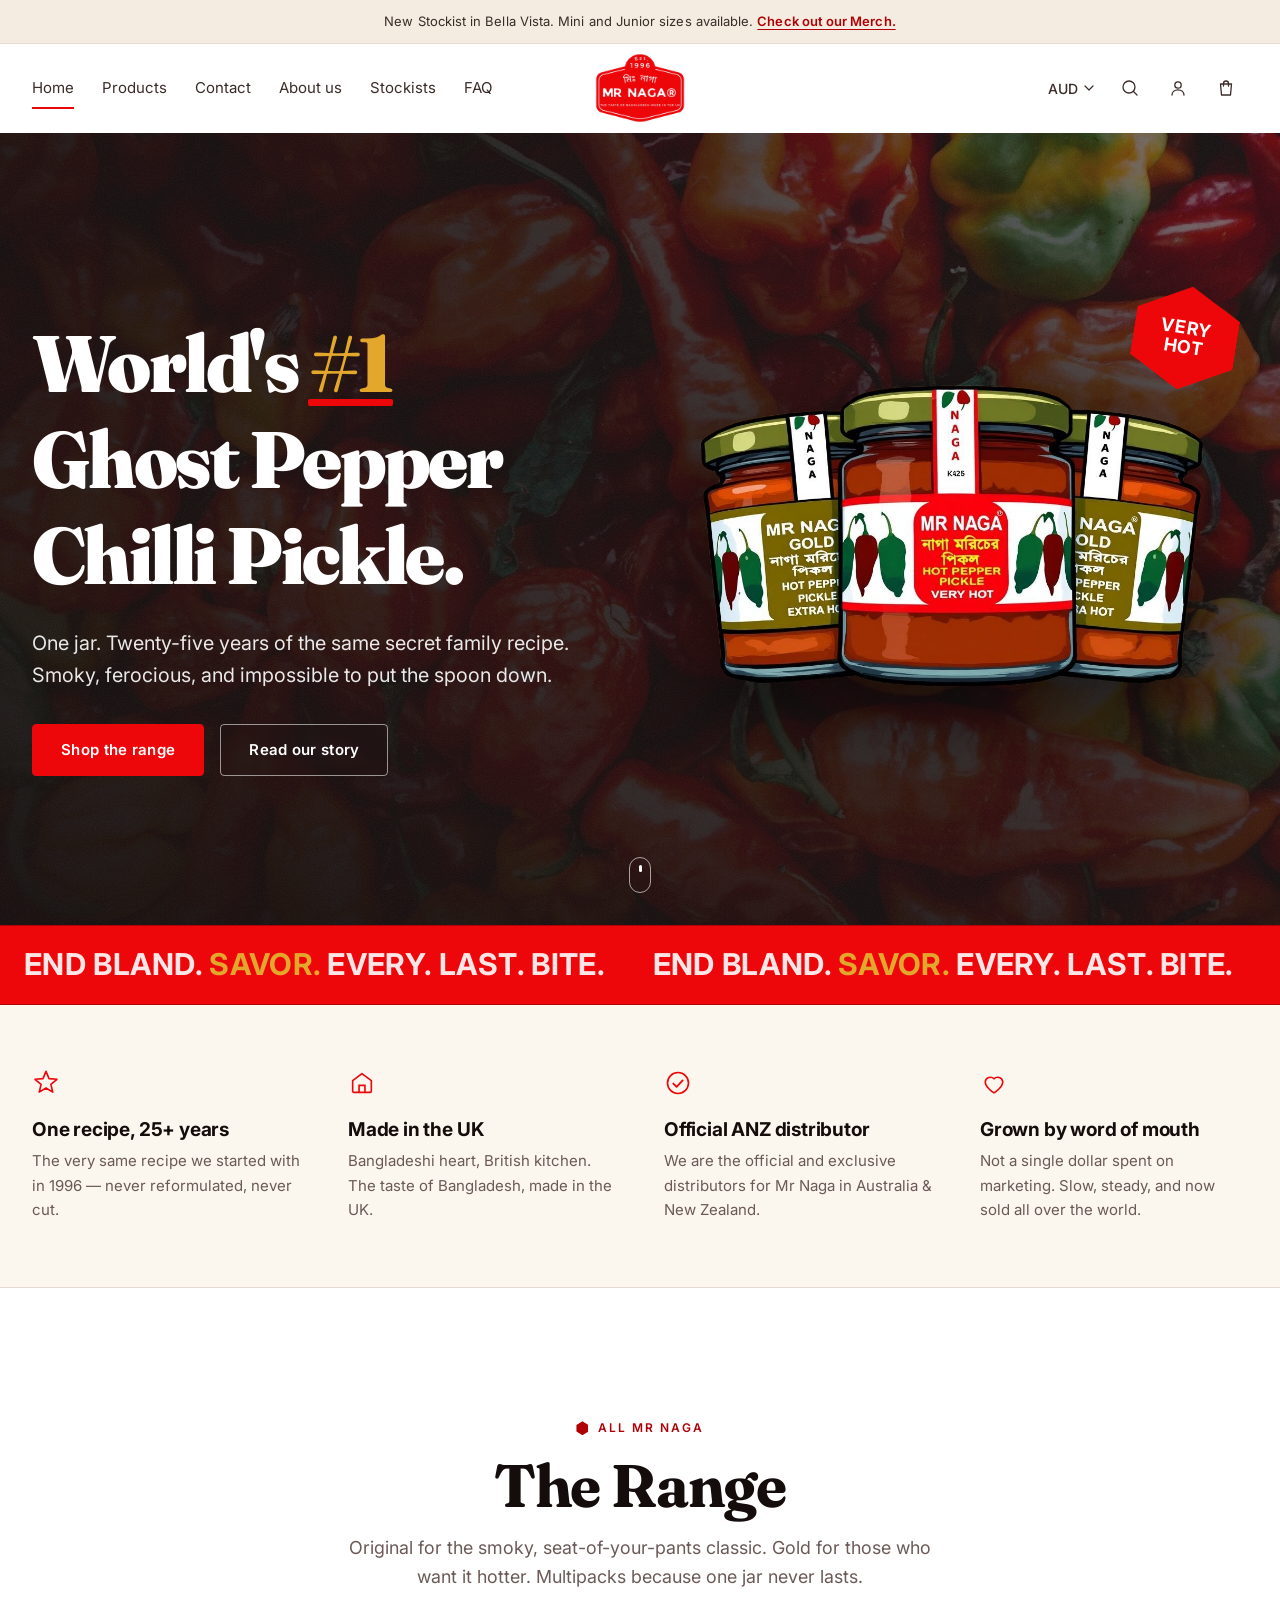
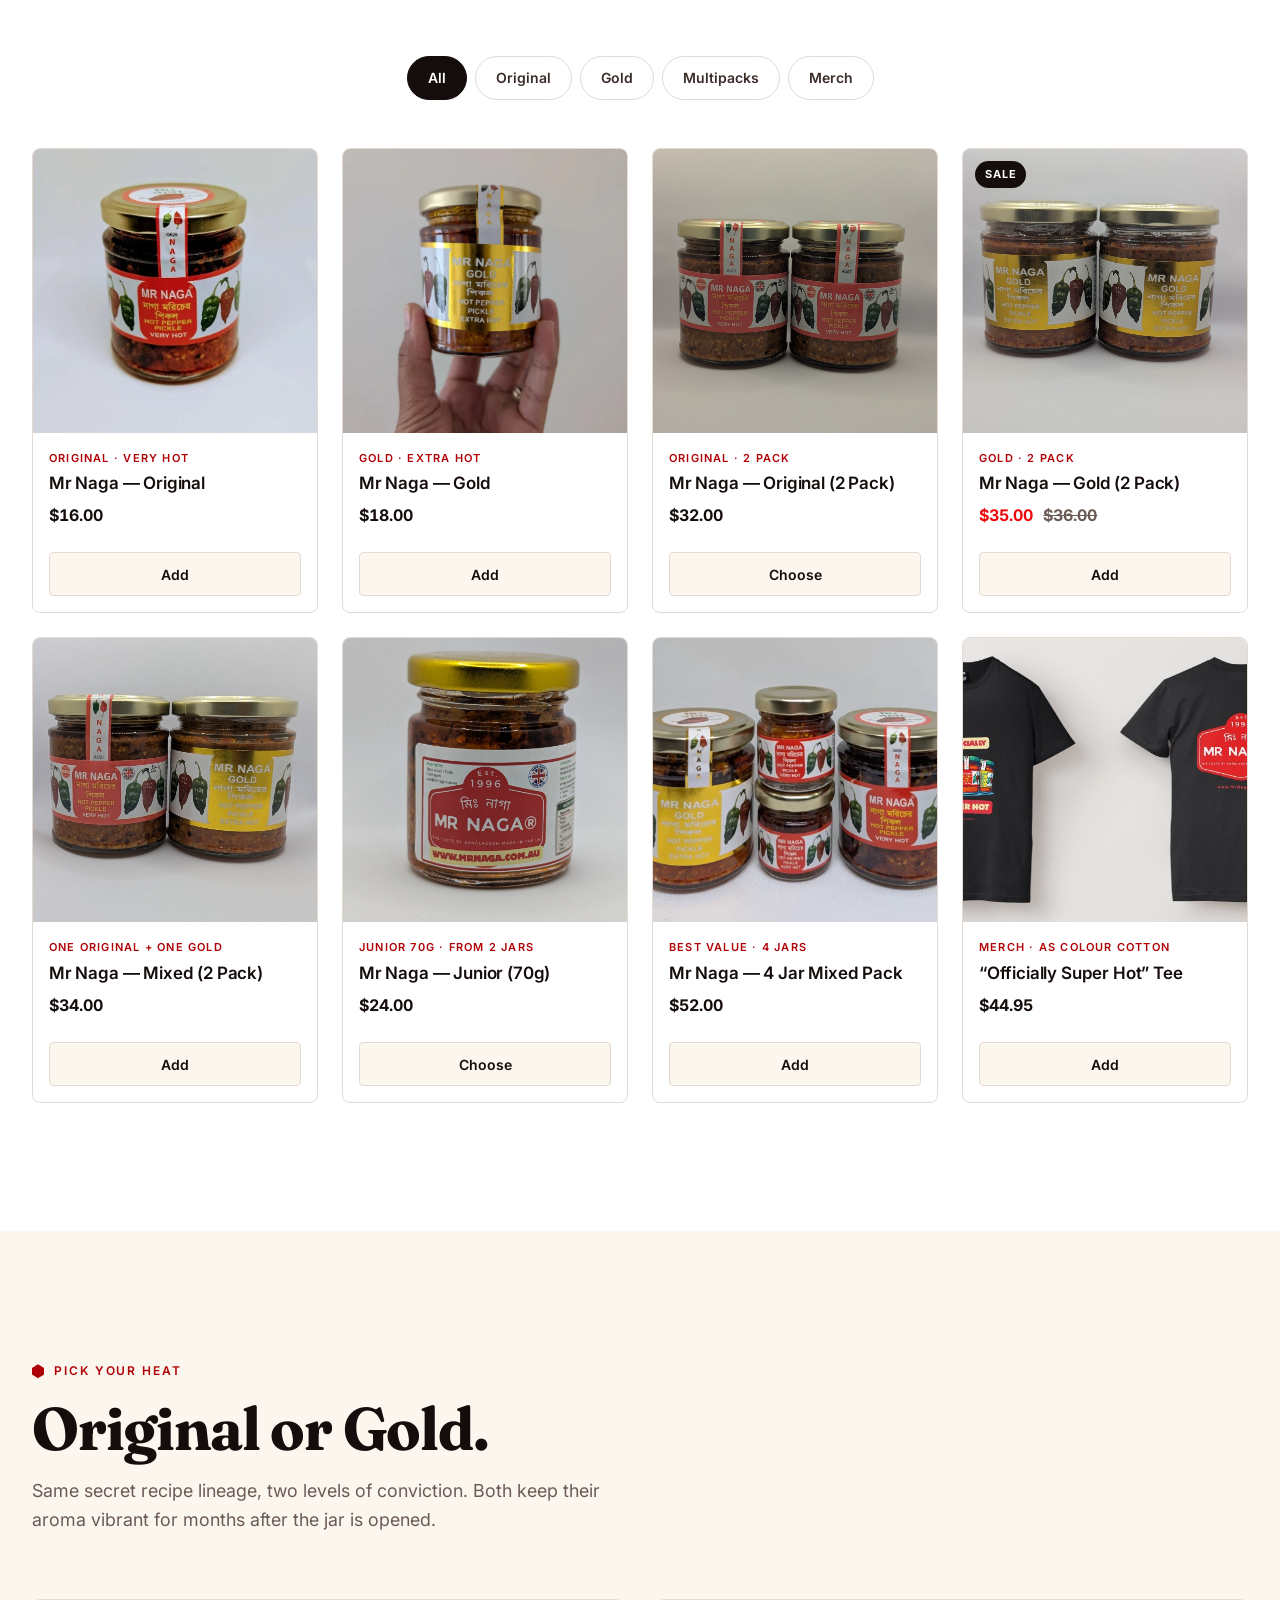
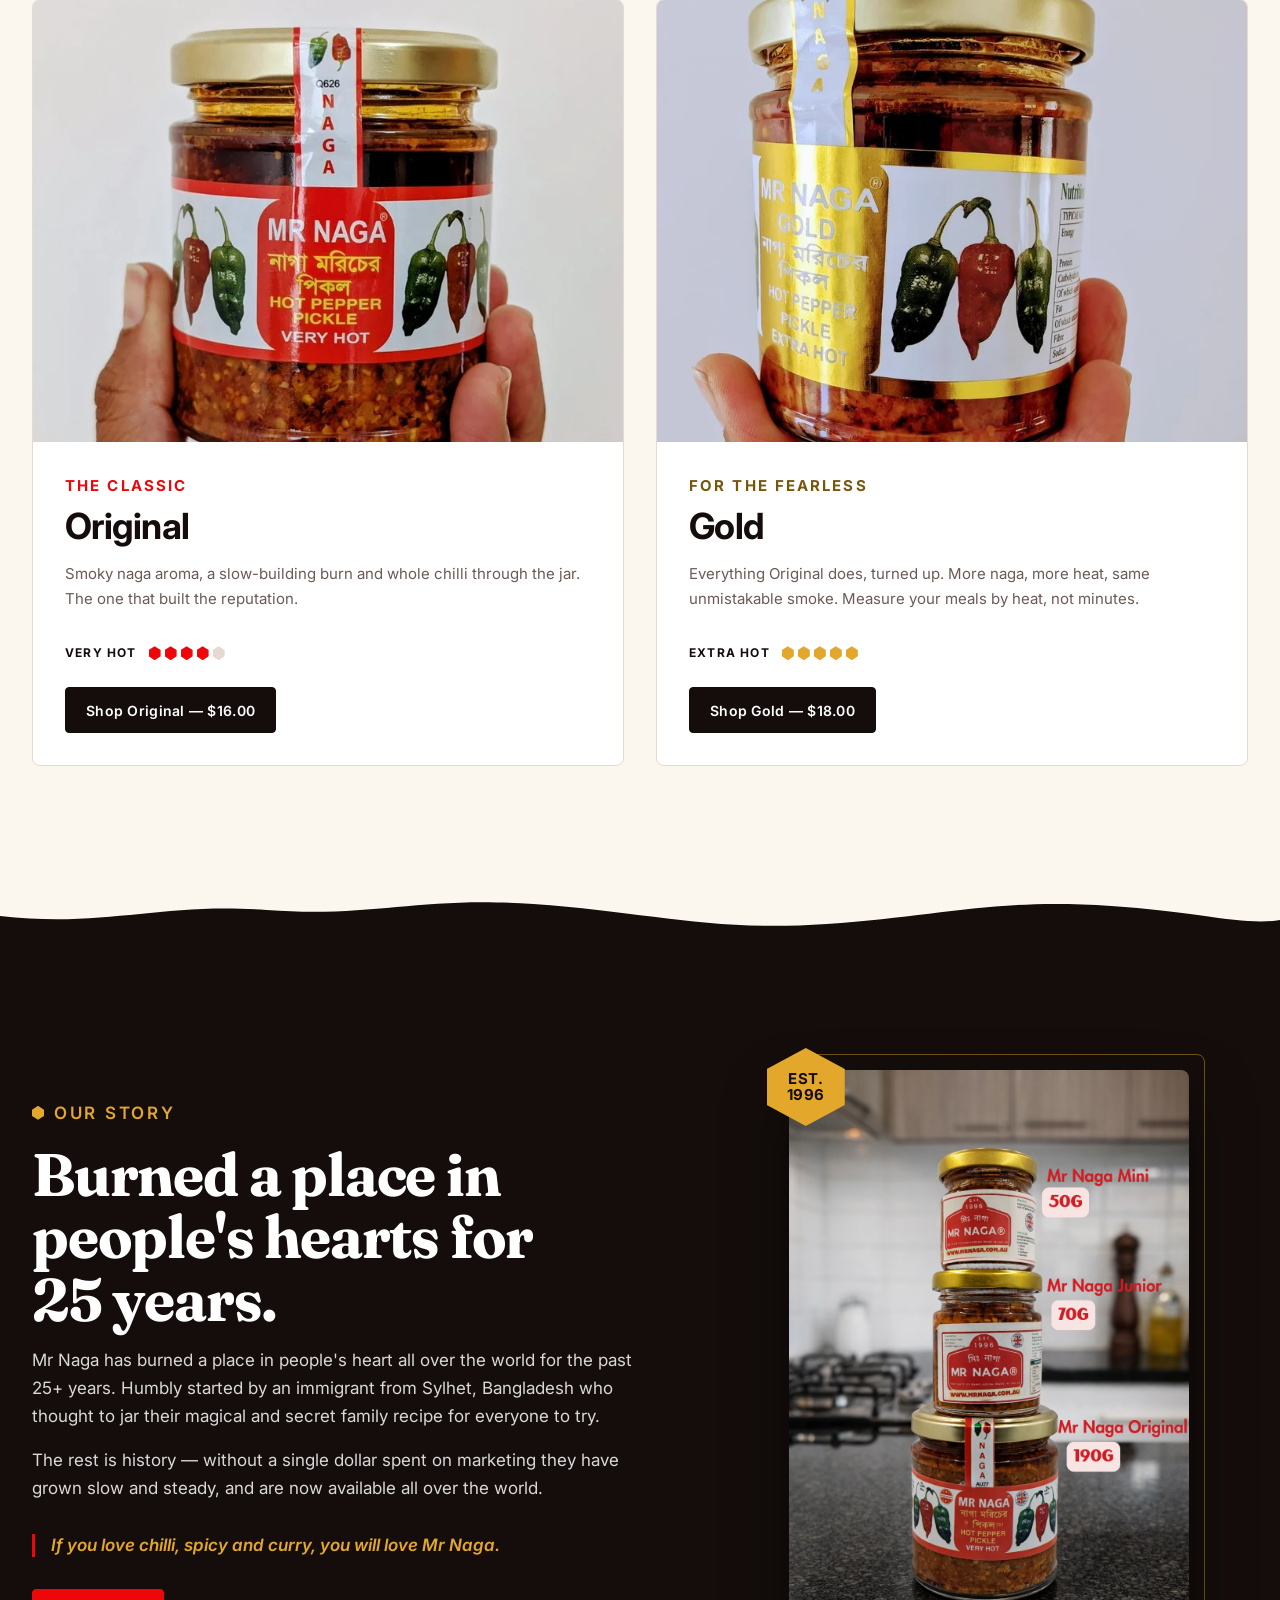
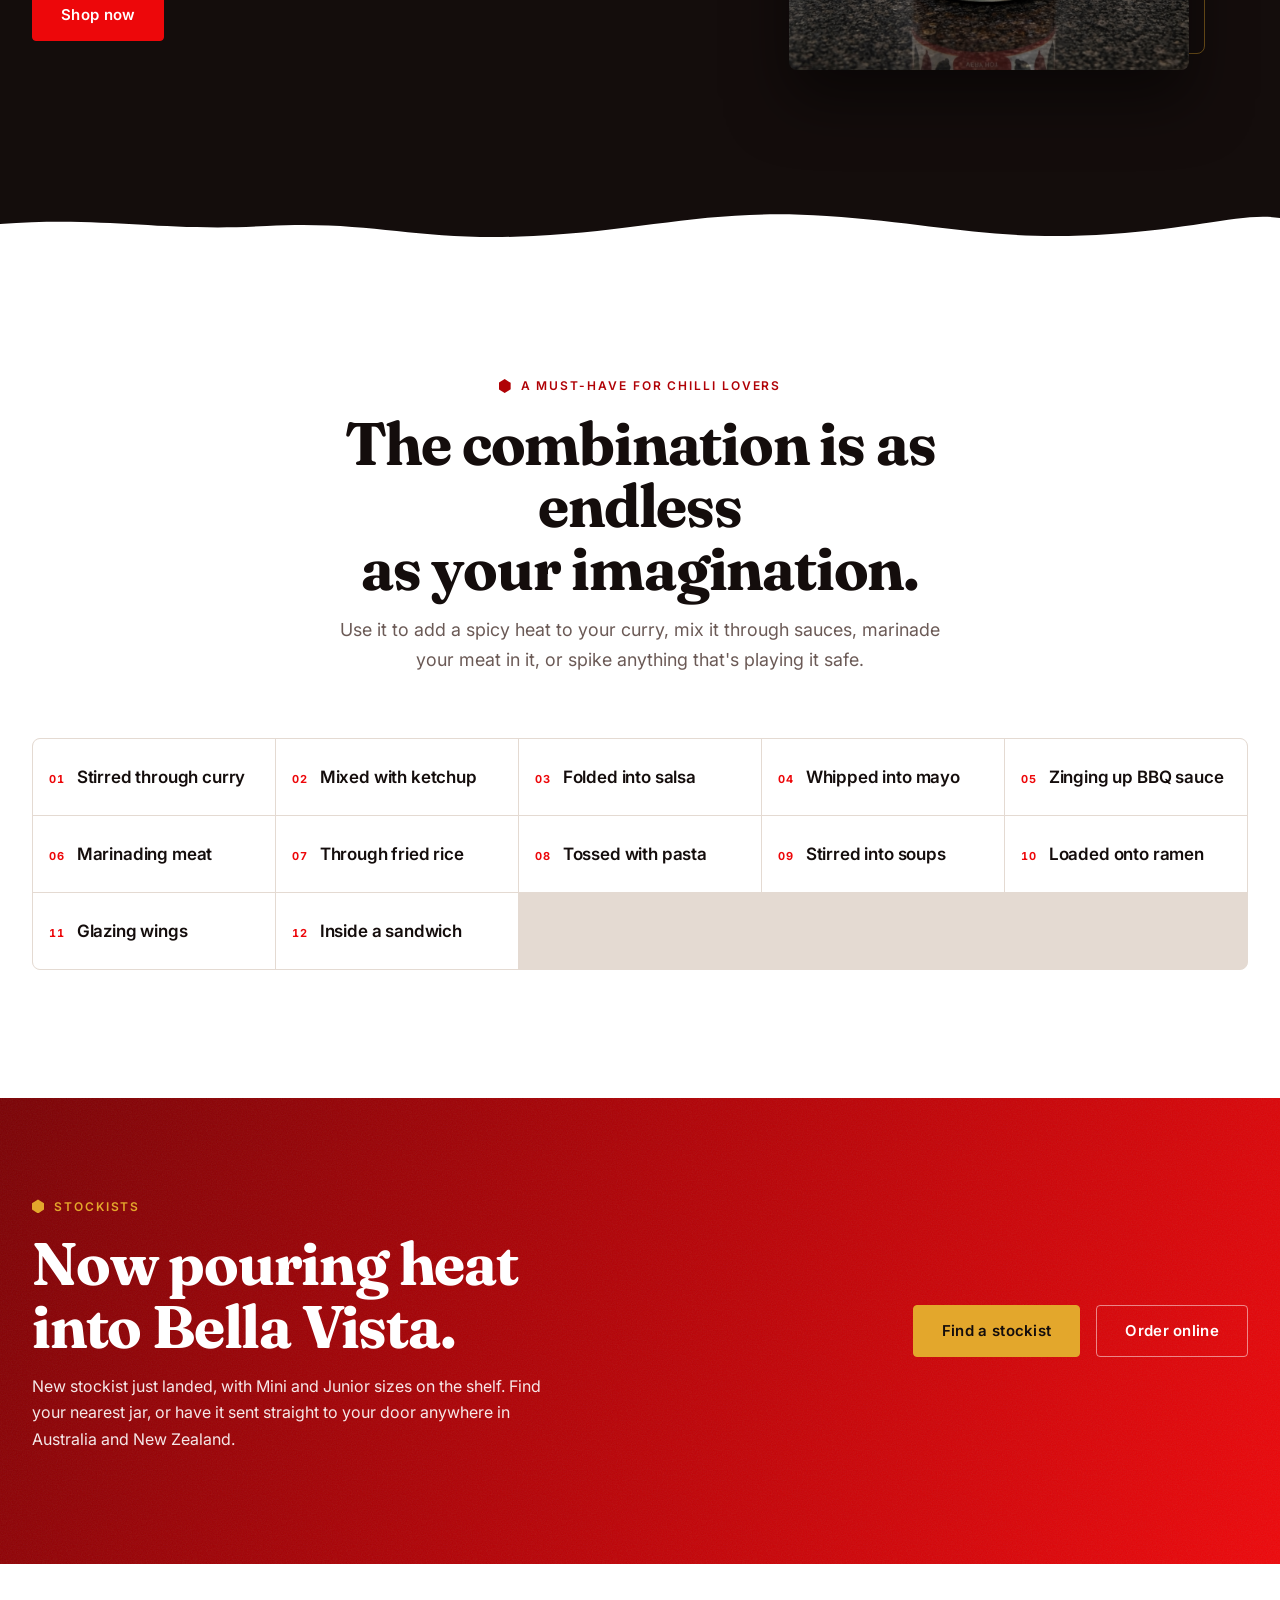
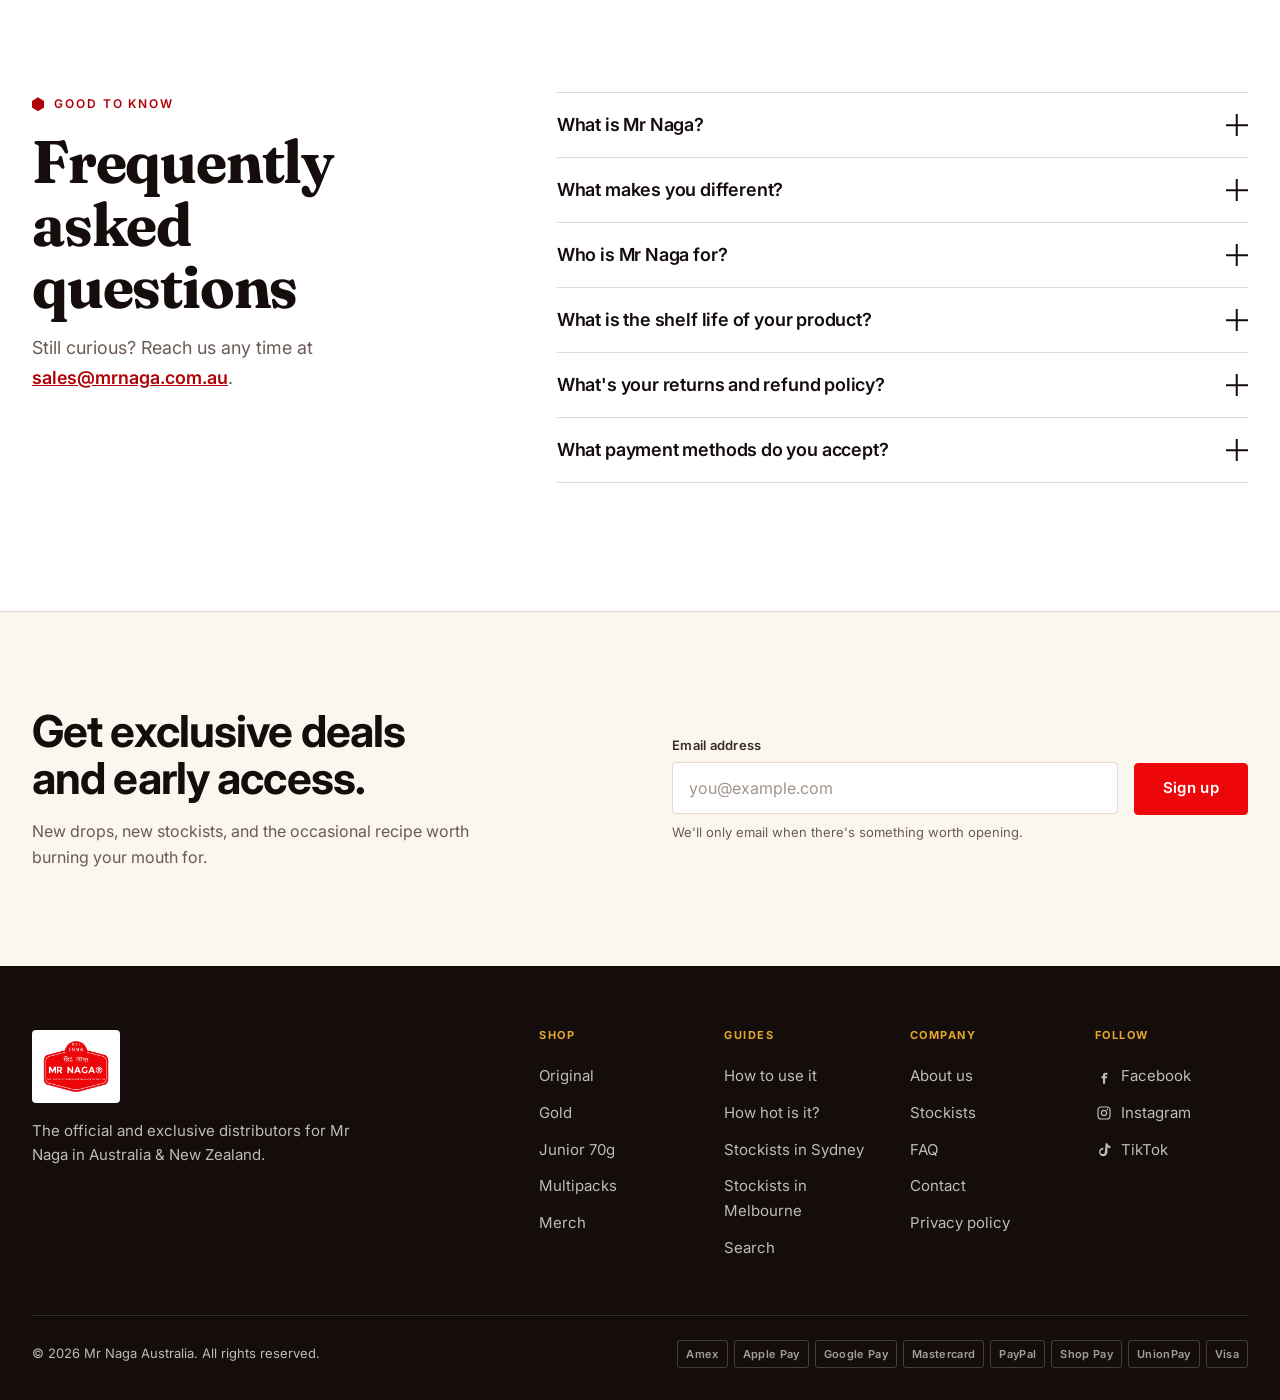
<file: index.html>
<!DOCTYPE html>
<html lang="en-AU">
<head>
<meta charset="utf-8">
<meta name="viewport" content="width=device-width, initial-scale=1">
<title>Mr Naga — World's #1 Ghost Pepper Chilli Pickle | Australia &amp; New Zealand</title>
<meta name="description" content="Mr Naga ghost pepper chilli pickle. One secret family recipe, perfected over 25 years. Official and exclusive distributors for Australia and New Zealand.">
<meta name="theme-color" content="#ED070A">

<link rel="icon" href="assets/images/logo-mr-naga.png">
<link rel="preconnect" href="https://fonts.googleapis.com">
<link rel="preconnect" href="https://fonts.gstatic.com" crossorigin>
<link rel="preload" as="image" href="assets/images/hero-chilli-montage.webp" fetchpriority="high">
<link href="https://fonts.googleapis.com/css2?family=Fraunces:opsz,wght,SOFT,WONK@9..144,700..900,20..30,1&family=Inter:ital,opsz,wght@0,14..32,400..700;1,14..32,400..700&display=swap" rel="stylesheet">
<link rel="stylesheet" href="assets/css/style.css">
</head>
<body>

<a class="skip-link" href="#main">Skip to content</a>

<!-- ============================================================
     HEADER — preserved from the live site, unchanged in structure:
     announcement bar / nav left / centred badge logo / utilities right
     ============================================================ -->
<div class="announcement" role="region" aria-label="Announcement">
  <div class="announcement__inner">
    <p>New Stockist in Bella Vista. Mini and Junior sizes available. <a href="#range">Check out our Merch.</a></p>
  </div>
</div>

<header class="site-header" id="siteHeader">
  <div class="site-header__inner">

    <button class="hdr-icon hdr-icon--menu" type="button" id="menuToggle"
            aria-label="Open menu" aria-expanded="false" aria-controls="mobileNav">
      <svg viewBox="0 0 14 14" aria-hidden="true" focusable="false">
        <path d="M1 3.5H13" stroke="currentColor" stroke-width="1.2" stroke-linecap="round"/>
        <path d="M1 10.5H13" stroke="currentColor" stroke-width="1.2" stroke-linecap="round"/>
      </svg>
    </button>

    <nav class="site-nav" aria-label="Primary">
      <ul>
        <li><a href="#" aria-current="page">Home</a></li>
        <li><a href="#range">Products</a></li>
        <li><a href="contact.html">Contact</a></li>
        <li><a href="about-us.html">About us</a></li>
        <li><a href="stockists.html">Stockists</a></li>
        <li><a href="#faq">FAQ</a></li>
      </ul>
    </nav>

    <a class="site-logo" href="#" aria-label="Mr Naga — home">
      <img src="assets/images/logo-mr-naga.png"
           alt="Mr Naga" width="96" height="96" fetchpriority="high">
    </a>

    <div class="site-utils">
      <div class="currency">
        <button type="button" class="currency__btn" id="currencyBtn"
                aria-expanded="false" aria-haspopup="listbox" aria-label="Currency: Australian Dollar. Change region">
          <span>AUD</span>
          <svg viewBox="0 0 10 6" aria-hidden="true" focusable="false"><path d="M1 1l4 4 4-4" stroke="currentColor" stroke-width="1.2" fill="none" stroke-linecap="round" stroke-linejoin="round"/></svg>
        </button>
        <ul class="currency__menu" id="currencyMenu" role="listbox" aria-label="Region" hidden>
          <li role="option" aria-selected="true"><button type="button">Australia (AUD)</button></li>
          <li role="option" aria-selected="false"><button type="button">New Zealand (NZD)</button></li>
        </ul>
      </div>

      <a class="hdr-icon" href="search.html" aria-label="Search">
        <svg viewBox="0 0 20 20" aria-hidden="true" focusable="false">
          <circle cx="9" cy="9" r="6" stroke="currentColor" stroke-width="1.3" fill="none"/>
          <path d="M13.5 13.5L17 17" stroke="currentColor" stroke-width="1.3" stroke-linecap="round"/>
        </svg>
      </a>

      <button class="hdr-icon" type="button" aria-label="Account">
        <svg viewBox="0 0 20 20" aria-hidden="true" focusable="false">
          <circle cx="10" cy="7" r="3.2" stroke="currentColor" stroke-width="1.3" fill="none"/>
          <path d="M4 17c0-3.2 2.7-5.2 6-5.2s6 2 6 5.2" stroke="currentColor" stroke-width="1.3" fill="none" stroke-linecap="round"/>
        </svg>
      </button>

      <button class="hdr-icon hdr-icon--cart" type="button" aria-label="Cart, 0 items">
        <svg viewBox="0 0 20 20" aria-hidden="true" focusable="false">
          <path d="M4.5 6h11l-1 11h-9l-1-11z" stroke="currentColor" stroke-width="1.3" fill="none" stroke-linejoin="round"/>
          <path d="M7.5 8V5.5a2.5 2.5 0 015 0V8" stroke="currentColor" stroke-width="1.3" fill="none" stroke-linecap="round"/>
        </svg>
      </button>
    </div>
  </div>

  <!-- mobile drawer -->
  <nav class="mobile-nav" id="mobileNav" aria-label="Mobile" hidden>
    <ul>
      <li><a href="#" aria-current="page">Home</a></li>
      <li><a href="#range">Products</a></li>
      <li><a href="contact.html">Contact</a></li>
      <li><a href="about-us.html">About us</a></li>
      <li><a href="stockists.html">Stockists</a></li>
      <li><a href="#faq">FAQ</a></li>
      <li><a href="how-to-use.html">How to use it</a></li>
      <li><a href="how-hot-is-it.html">How hot is it?</a></li>
    </ul>
  </nav>
</header>

<main id="main">

<!-- ============================================================ HERO ============================================================ -->
<section class="hero">
  <div class="hero__media">
    <img src="assets/images/hero-chilli-montage.webp"
         alt="" aria-hidden="true" width="1600" height="900" fetchpriority="high">
  </div>
  <div class="hero__scrim" aria-hidden="true"></div>
  <div class="hero__grain" aria-hidden="true"></div>

  <div class="hero__inner">
    <div class="hero__copy">
      <h1 class="hero__title reveal" style="--d:0ms">
        World's <em>#1</em><br>Ghost&nbsp;Pepper<br>Chilli Pickle.
      </h1>

      <p class="hero__lede reveal" style="--d:90ms">
        One jar. Twenty-five years of the same secret family recipe.
        Smoky, ferocious, and impossible to put the spoon down.
      </p>

      <div class="hero__actions reveal" style="--d:180ms">
        <a class="btn btn--primary" href="#range">Shop the range</a>
        <a class="btn btn--ghost" href="#story">Read our story</a>
      </div>
    </div>

    <div class="hero__product reveal reveal--pop" style="--d:220ms">
      <img src="assets/images/hero-jars-trio.png"
           alt="Three jars of Mr Naga chilli pickle: Gold, Original hot pepper pickle, and Gold extra hot"
           width="1024" height="1024">
      <span class="hero__seal" aria-hidden="true">
        <span>Very<br>Hot</span>
      </span>
    </div>
  </div>

  <a class="hero__cue" href="#range" aria-label="Scroll to the range">
    <span aria-hidden="true"></span>
  </a>
</section>

<!-- ============================================================ MARQUEE ============================================================ -->
<div class="marquee" aria-hidden="true">
  <div class="marquee__track">
    <span>End bland. <b>Savor.</b> Every. Last. Bite.</span>
    <span>End bland. <b>Savor.</b> Every. Last. Bite.</span>
    <span>End bland. <b>Savor.</b> Every. Last. Bite.</span>
    <span>End bland. <b>Savor.</b> Every. Last. Bite.</span>
  </div>
</div>
<p class="visually-hidden">End bland. Savor every last bite.</p>

<!-- ============================================================ TRUST ============================================================ -->
<section class="trust" aria-labelledby="trustHeading">
  <h2 class="visually-hidden" id="trustHeading">Why Mr Naga</h2>
  <ul class="trust__grid">
    <li class="reveal" style="--d:0ms">
      <svg viewBox="0 0 24 24" aria-hidden="true" focusable="false"><path d="M12 2l2.6 6.3 6.8.5-5.2 4.4 1.6 6.6L12 16.3 6.2 19.8l1.6-6.6L2.6 8.8l6.8-.5L12 2z" fill="none" stroke="currentColor" stroke-width="1.4" stroke-linejoin="round"/></svg>
      <h3>One recipe, 25+ years</h3>
      <p>The very same recipe we started with in 1996 — never reformulated, never cut.</p>
    </li>
    <li class="reveal" style="--d:80ms">
      <svg viewBox="0 0 24 24" aria-hidden="true" focusable="false"><path d="M4 10l8-6 8 6v9a1 1 0 01-1 1H5a1 1 0 01-1-1v-9z" fill="none" stroke="currentColor" stroke-width="1.4" stroke-linejoin="round"/><path d="M9.5 20v-6h5v6" fill="none" stroke="currentColor" stroke-width="1.4"/></svg>
      <h3>Made in the UK</h3>
      <p>Bangladeshi heart, British kitchen. The taste of Bangladesh, made in the UK.</p>
    </li>
    <li class="reveal" style="--d:160ms">
      <svg viewBox="0 0 24 24" aria-hidden="true" focusable="false"><circle cx="12" cy="12" r="9" fill="none" stroke="currentColor" stroke-width="1.4"/><path d="M8 12.5l2.8 2.8L16 9.8" fill="none" stroke="currentColor" stroke-width="1.6" stroke-linecap="round" stroke-linejoin="round"/></svg>
      <h3>Official ANZ distributor</h3>
      <p>We are the official and exclusive distributors for Mr Naga in Australia &amp; New Zealand.</p>
    </li>
    <li class="reveal" style="--d:240ms">
      <svg viewBox="0 0 24 24" aria-hidden="true" focusable="false"><path d="M12 20.5s-7.5-4.6-7.5-9.6A4.4 4.4 0 0112 8.4a4.4 4.4 0 017.5 2.5c0 5-7.5 9.6-7.5 9.6z" fill="none" stroke="currentColor" stroke-width="1.4" stroke-linejoin="round"/></svg>
      <h3>Grown by word of mouth</h3>
      <p>Not a single dollar spent on marketing. Slow, steady, and now sold all over the world.</p>
    </li>
  </ul>
</section>

<!-- ============================================================ RANGE ============================================================ -->
<section class="section range" id="range">
  <div class="wrap">
    <header class="section-head">
      <p class="eyebrow"><span class="eyebrow__badge" aria-hidden="true"></span>All Mr Naga</p>
      <h2 class="section-title">The Range</h2>
      <p class="section-lede">
        Original for the smoky, seat-of-your-pants classic. Gold for those who want it hotter.
        Multipacks because one jar never lasts.
      </p>
    </header>

    <div class="filters" role="tablist" aria-label="Filter products">
      <button class="filter is-active" role="tab" aria-selected="true"  data-filter="all">All</button>
      <button class="filter"           role="tab" aria-selected="false" data-filter="original">Original</button>
      <button class="filter"           role="tab" aria-selected="false" data-filter="gold">Gold</button>
      <button class="filter"           role="tab" aria-selected="false" data-filter="multipack">Multipacks</button>
      <button class="filter"           role="tab" aria-selected="false" data-filter="merch">Merch</button>
    </div>

    <p class="visually-hidden" role="status" aria-live="polite" id="filterStatus">Showing all 8 products.</p>

    <ul class="products" id="productGrid">

      <li class="card" data-cat="original">
        <a class="card__link" href="#">
          <div class="card__media">
            <img src="assets/images/product-original.webp"
                 alt="Mr Naga Original hot pepper pickle, single 190g jar" loading="lazy" width="600" height="600">
          </div>
          <div class="card__body">
            <p class="card__meta">Original · Very Hot</p>
            <h3 class="card__title">Mr Naga — Original</h3>
            <p class="card__price"><span class="amount">$16.00</span></p>
          </div>
        </a>
        <button class="card__add" type="button" aria-label="Add Mr Naga Original to cart">Add</button>
      </li>

      <li class="card" data-cat="gold">
        <a class="card__link" href="#">
          <div class="card__media">
            <img src="assets/images/product-gold.webp"
                 alt="Mr Naga Gold extra hot pepper pickle, single jar with gold lid" loading="lazy" width="600" height="600">
          </div>
          <div class="card__body">
            <p class="card__meta">Gold · Extra Hot</p>
            <h3 class="card__title">Mr Naga — Gold</h3>
            <p class="card__price"><span class="amount">$18.00</span></p>
          </div>
        </a>
        <button class="card__add" type="button" aria-label="Add Mr Naga Gold to cart">Add</button>
      </li>

      <li class="card" data-cat="original multipack">
        <a class="card__link" href="#">
          <div class="card__media">
            <img src="assets/images/product-original-2pack.jpg"
                 alt="Two jars of Mr Naga Original hot pepper pickle" loading="lazy" width="600" height="600">
          </div>
          <div class="card__body">
            <p class="card__meta">Original · 2 Pack</p>
            <h3 class="card__title">Mr Naga — Original (2 Pack)</h3>
            <p class="card__price"><span class="amount">$32.00</span></p>
          </div>
        </a>
        <button class="card__add" type="button" aria-label="Choose options for Mr Naga Original 2 Pack">Choose</button>
      </li>

      <li class="card" data-cat="gold multipack">
        <span class="card__flag">Sale</span>
        <a class="card__link" href="#">
          <div class="card__media">
            <img src="assets/images/product-gold-2pack.jpg"
                 alt="Two jars of Mr Naga Gold extra hot pepper pickle" loading="lazy" width="600" height="600">
          </div>
          <div class="card__body">
            <p class="card__meta">Gold · 2 Pack</p>
            <h3 class="card__title">Mr Naga — Gold (2 Pack)</h3>
            <p class="card__price">
              <span class="amount amount--sale">$35.00</span>
              <s class="amount amount--was"><span class="visually-hidden">Regular price </span>$36.00</s>
            </p>
          </div>
        </a>
        <button class="card__add" type="button" aria-label="Add Mr Naga Gold 2 Pack to cart">Add</button>
      </li>

      <li class="card" data-cat="original gold multipack">
        <a class="card__link" href="#">
          <div class="card__media">
            <img src="assets/images/product-mixed-2pack.jpg"
                 alt="Mr Naga mixed two pack containing one Original and one Gold jar" loading="lazy" width="600" height="600">
          </div>
          <div class="card__body">
            <p class="card__meta">One Original + one Gold</p>
            <h3 class="card__title">Mr Naga — Mixed (2 Pack)</h3>
            <p class="card__price"><span class="amount">$34.00</span></p>
          </div>
        </a>
        <button class="card__add" type="button" aria-label="Add Mr Naga Mixed 2 Pack to cart">Add</button>
      </li>

      <li class="card" data-cat="original multipack">
        <a class="card__link" href="#">
          <div class="card__media">
            <img src="assets/images/product-junior-70g.jpg"
                 alt="Mr Naga Junior 70g jars, the smaller travel-friendly size" loading="lazy" width="600" height="600">
          </div>
          <div class="card__body">
            <p class="card__meta">Junior 70g · from 2 jars</p>
            <h3 class="card__title">Mr Naga — Junior (70g)</h3>
            <p class="card__price"><span class="amount">$24.00</span></p>
          </div>
        </a>
        <button class="card__add" type="button" aria-label="Choose options for Mr Naga Junior">Choose</button>
      </li>

      <li class="card" data-cat="original gold multipack">
        <a class="card__link" href="#">
          <div class="card__media">
            <img src="assets/images/product-4-jar-pack.webp"
                 alt="Mr Naga four jar mixed pack in branded packaging" loading="lazy" width="600" height="600">
          </div>
          <div class="card__body">
            <p class="card__meta">Best value · 4 jars</p>
            <h3 class="card__title">Mr Naga — 4 Jar Mixed Pack</h3>
            <p class="card__price"><span class="amount">$52.00</span></p>
          </div>
        </a>
        <button class="card__add" type="button" aria-label="Add Mr Naga 4 Jar Mixed Pack to cart">Add</button>
      </li>

      <li class="card" data-cat="merch">
        <a class="card__link" href="#">
          <div class="card__media">
            <img src="assets/images/product-tee.jpg"
                 alt="Black Mr Naga Officially Super Hot t-shirt" loading="lazy" width="600" height="600">
          </div>
          <div class="card__body">
            <p class="card__meta">Merch · AS Colour cotton</p>
            <h3 class="card__title">“Officially Super Hot” Tee</h3>
            <p class="card__price"><span class="amount">$44.95</span></p>
          </div>
        </a>
        <button class="card__add" type="button" aria-label="Add Officially Super Hot Tee to cart">Add</button>
      </li>

    </ul>
  </div>
</section>

<!-- ============================================================ ORIGINAL vs GOLD ============================================================ -->
<section class="section compare" id="compare">
  <div class="wrap">
    <header class="section-head section-head--left">
      <p class="eyebrow"><span class="eyebrow__badge" aria-hidden="true"></span>Pick your heat</p>
      <h2 class="section-title">Original or Gold.</h2>
      <p class="section-lede">
        Same secret recipe lineage, two levels of conviction. Both keep their aroma vibrant for
        months after the jar is opened.
      </p>
    </header>

    <div class="compare__grid">

      <article class="heat-card heat-card--original reveal">
        <div class="heat-card__media">
          <img src="assets/images/compare-original.webp"
               alt="Jar of Mr Naga Original hot pepper pickle, very hot" loading="lazy" width="800" height="1060">
        </div>
        <div class="heat-card__body">
          <p class="heat-card__kicker">The classic</p>
          <h3>Original</h3>
          <p>Smoky naga aroma, a slow-building burn and whole chilli through the jar. The one that
             built the reputation.</p>
          <div class="heat" role="img" aria-label="Heat level: 4 out of 5. Very hot.">
            <span class="heat__label">Very Hot</span>
            <span class="heat__pips" aria-hidden="true">
              <i class="on"></i><i class="on"></i><i class="on"></i><i class="on"></i><i></i>
            </span>
          </div>
          <a class="btn btn--dark btn--sm" href="#range">Shop Original — $16.00</a>
        </div>
      </article>

      <article class="heat-card heat-card--gold reveal" style="--d:120ms">
        <div class="heat-card__media">
          <img src="assets/images/compare-gold.webp"
               alt="Jar of Mr Naga Gold hot pepper pickle, extra hot" loading="lazy" width="800" height="1060">
        </div>
        <div class="heat-card__body">
          <p class="heat-card__kicker">For the fearless</p>
          <h3>Gold</h3>
          <p>Everything Original does, turned up. More naga, more heat, same unmistakable
             smoke. Measure your meals by heat, not minutes.</p>
          <div class="heat" role="img" aria-label="Heat level: 5 out of 5. Extra hot.">
            <span class="heat__label">Extra Hot</span>
            <span class="heat__pips" aria-hidden="true">
              <i class="on"></i><i class="on"></i><i class="on"></i><i class="on"></i><i class="on"></i>
            </span>
          </div>
          <a class="btn btn--dark btn--sm" href="#range">Shop Gold — $18.00</a>
        </div>
      </article>

    </div>
  </div>
</section>

<!-- ============================================================ STORY BAND ============================================================ -->
<div class="tear tear--top" aria-hidden="true">
  <svg viewBox="0 0 1440 48" preserveAspectRatio="none"><path d="M0,48 L0,22 C120,34 180,8 300,16 C420,24 470,2 600,10 C730,18 800,38 930,30 C1060,22 1120,4 1250,12 C1350,18 1400,32 1440,26 L1440,48 Z"/></svg>
</div>

<section class="section story" id="story">
  <div class="wrap story__inner">
    <div class="story__copy">
      <p class="eyebrow eyebrow--light"><span class="eyebrow__badge" aria-hidden="true"></span>Our story</p>
      <h2 class="section-title section-title--light">
        Burned a place in people's hearts for 25&nbsp;years.
      </h2>
      <p>
        Mr Naga has burned a place in people's heart all over the world for the past 25+ years.
        Humbly started by an immigrant from Sylhet, Bangladesh who thought to jar their magical and
        secret family recipe for everyone to try.
      </p>
      <p>
        The rest is history — without a single dollar spent on marketing they have grown slow and
        steady, and are now available all over the world.
      </p>
      <p class="story__pull">If you love chilli, spicy and curry, you will love Mr Naga.</p>
      <a class="btn btn--primary" href="#range">Shop now</a>
    </div>

    <div class="story__figure reveal reveal--pop">
      <a class="story__shot" href="#range">
        <img src="assets/images/story-3-stack.png"
             alt="Stack of three Mr Naga jars — Mini 50g, Junior 70g and Original 190g"
             loading="lazy" width="1024" height="1536">
        <span class="story__glare" aria-hidden="true"></span>
        <span class="story__shot-cta">
          <span>Shop all sizes</span>
          <svg viewBox="0 0 20 20" aria-hidden="true" focusable="false">
            <path d="M4 10h11M11 6l4 4-4 4" stroke="currentColor" stroke-width="1.6"
                  fill="none" stroke-linecap="round" stroke-linejoin="round"/>
          </svg>
        </span>
      </a>
      <span class="story__seal" aria-hidden="true">Est.<br>1996</span>
    </div>
  </div>
</section>

<div class="tear tear--bottom" aria-hidden="true">
  <svg viewBox="0 0 1440 48" preserveAspectRatio="none"><path d="M0,0 L0,26 C120,18 180,34 300,28 C420,22 470,44 600,38 C730,32 800,10 930,18 C1060,26 1120,44 1250,36 C1350,30 1400,14 1440,20 L1440,0 Z"/></svg>
</div>

<!-- ============================================================ WAYS TO USE ============================================================ -->
<section class="section uses" id="uses">
  <div class="wrap">
    <header class="section-head">
      <p class="eyebrow"><span class="eyebrow__badge" aria-hidden="true"></span>A must-have for chilli lovers</p>
      <h2 class="section-title">The combination is as endless<br>as your imagination.</h2>
      <p class="section-lede">
        Use it to add a spicy heat to your curry, mix it through sauces, marinade your meat in it, or
        spike anything that's playing it safe.
      </p>
    </header>

    <ul class="uses__grid">
      <li class="reveal" style="--d:0ms"><span>01</span>Stirred through curry</li>
      <li class="reveal" style="--d:40ms"><span>02</span>Mixed with ketchup</li>
      <li class="reveal" style="--d:80ms"><span>03</span>Folded into salsa</li>
      <li class="reveal" style="--d:120ms"><span>04</span>Whipped into mayo</li>
      <li class="reveal" style="--d:160ms"><span>05</span>Zinging up BBQ sauce</li>
      <li class="reveal" style="--d:200ms"><span>06</span>Marinading meat</li>
      <li class="reveal" style="--d:240ms"><span>07</span>Through fried rice</li>
      <li class="reveal" style="--d:280ms"><span>08</span>Tossed with pasta</li>
      <li class="reveal" style="--d:320ms"><span>09</span>Stirred into soups</li>
      <li class="reveal" style="--d:360ms"><span>10</span>Loaded onto ramen</li>
      <li class="reveal" style="--d:400ms"><span>11</span>Glazing wings</li>
      <li class="reveal" style="--d:440ms"><span>12</span>Inside a sandwich</li>
    </ul>
  </div>
</section>

<!-- ============================================================ STOCKISTS CTA ============================================================ -->
<section class="cta-band" id="stockists">
  <div class="cta-band__grain" aria-hidden="true"></div>
  <div class="wrap cta-band__inner">
    <div>
      <p class="eyebrow eyebrow--light"><span class="eyebrow__badge" aria-hidden="true"></span>Stockists</p>
      <h2 class="section-title section-title--light">Now pouring heat<br>into Bella Vista.</h2>
      <p>New stockist just landed, with Mini and Junior sizes on the shelf. Find your nearest jar,
         or have it sent straight to your door anywhere in Australia and New Zealand.</p>
    </div>
    <div class="cta-band__actions">
      <a class="btn btn--gold" href="stockists.html">Find a stockist</a>
      <a class="btn btn--outline-light" href="#range">Order online</a>
    </div>
  </div>
</section>

<!-- ============================================================ FAQ ============================================================ -->
<section class="section faq" id="faq">
  <div class="wrap faq__wrap">
    <header class="section-head section-head--left">
      <p class="eyebrow"><span class="eyebrow__badge" aria-hidden="true"></span>Good to know</p>
      <h2 class="section-title">Frequently asked<br>questions</h2>
      <p class="section-lede">Still curious? Reach us any time at
        <a href="mailto:sales@mrnaga.com.au">sales@mrnaga.com.au</a>.</p>
    </header>

    <div class="accordion">

      <div class="acc">
        <h3>
          <button type="button" class="acc__btn" aria-expanded="false" aria-controls="a1" id="q1">
            <span>What is Mr Naga?</span>
            <span class="acc__mark" aria-hidden="true"></span>
          </button>
        </h3>
        <div class="acc__panel" id="a1" role="region" aria-labelledby="q1" hidden>
          <p>Mr Naga is a famous ghost pepper chilli pickle paste manufactured in the UK. Burning into
             many hearts from the UK to all over the world — and finally arriving in Australia.</p>
        </div>
      </div>

      <div class="acc">
        <h3>
          <button type="button" class="acc__btn" aria-expanded="false" aria-controls="a2" id="q2">
            <span>What makes you different?</span>
            <span class="acc__mark" aria-hidden="true"></span>
          </button>
        </h3>
        <div class="acc__panel" id="a2" role="region" aria-labelledby="q2" hidden>
          <p>Our chilli pickle paste has been perfected over 25 years, using the very same recipe we
             started with. Mr Naga captures the smoky aroma and fiery kick of the Naga chilli — also
             known as Bongo, Bhut Jolokia, Bombay or Ghost pepper — in a jar, truly unlike anything
             else on the market.</p>
          <p>What sets it apart is its versatile use, strong flavour, and an aroma that stays vibrant
             for months even after the jar is opened.</p>
        </div>
      </div>

      <div class="acc">
        <h3>
          <button type="button" class="acc__btn" aria-expanded="false" aria-controls="a3" id="q3">
            <span>Who is Mr Naga for?</span>
            <span class="acc__mark" aria-hidden="true"></span>
          </button>
        </h3>
        <div class="acc__panel" id="a3" role="region" aria-labelledby="q3" hidden>
          <ul>
            <li>Fiery-food enthusiasts who measure meals by heat, not minutes.</li>
            <li>Home cooks and chefs wanting a reliable, premium ghost pepper chilli flavour and heat.</li>
          </ul>
        </div>
      </div>

      <div class="acc">
        <h3>
          <button type="button" class="acc__btn" aria-expanded="false" aria-controls="a4" id="q4">
            <span>What is the shelf life of your product?</span>
            <span class="acc__mark" aria-hidden="true"></span>
          </button>
        </h3>
        <div class="acc__panel" id="a4" role="region" aria-labelledby="q4" hidden>
          <p>Each jar will have an expiry date on it. Typically an unopened jar will have 2 years of
             shelf life from the manufacture date. An open jar will last months in your fridge, but for
             best results we suggest using it up within 4 months.</p>
        </div>
      </div>

      <div class="acc">
        <h3>
          <button type="button" class="acc__btn" aria-expanded="false" aria-controls="a5" id="q5">
            <span>What's your returns and refund policy?</span>
            <span class="acc__mark" aria-hidden="true"></span>
          </button>
        </h3>
        <div class="acc__panel" id="a5" role="region" aria-labelledby="q5" hidden>
          <p>Due to the perishable nature of food products, and for health and safety reasons, we do
             not accept returns or exchanges on food items once they have been delivered — unless the
             product is defective or an error occurred with your order.</p>
          <p>If your order arrives damaged, defective, past its expiry date or incorrect, contact us
             within 24–48 hours of delivery at
             <a href="mailto:sales@mrnaga.com.au">sales@mrnaga.com.au</a> with your order number, a
             description of the issue, and clear photos of the product and packaging.</p>
          <p>Approved refunds are processed to the original payment method within 15 business days.</p>
        </div>
      </div>

      <div class="acc">
        <h3>
          <button type="button" class="acc__btn" aria-expanded="false" aria-controls="a6" id="q6">
            <span>What payment methods do you accept?</span>
            <span class="acc__mark" aria-hidden="true"></span>
          </button>
        </h3>
        <div class="acc__panel" id="a6" role="region" aria-labelledby="q6" hidden>
          <p>We accept all major credit cards, PayPal, and other secure payment methods — including
             American Express, Apple Pay, Google Pay, Mastercard, Shop Pay, Union Pay and Visa.</p>
        </div>
      </div>

    </div>
  </div>
</section>

<!-- ============================================================ NEWSLETTER ============================================================ -->
<section class="newsletter" id="contact">
  <div class="wrap newsletter__inner">
    <div class="newsletter__copy">
      <h2>Get exclusive deals<br>and early access.</h2>
      <p>New drops, new stockists, and the occasional recipe worth burning your mouth for.</p>
    </div>
    <form class="newsletter__form" id="signupForm" novalidate>
      <div class="field">
        <label for="email">Email address</label>
        <input type="email" id="email" name="email" inputmode="email" autocomplete="email"
               placeholder="you@example.com" required aria-describedby="emailHelp emailError">
        <p class="field__help" id="emailHelp">We'll only email when there's something worth opening.</p>
        <p class="field__error" id="emailError" role="alert" hidden></p>
      </div>
      <button class="btn btn--primary" type="submit" id="signupBtn">Sign up</button>
      <p class="field__success" id="signupSuccess" role="status" hidden>Thanks — you're on the list.</p>
    </form>
  </div>
</section>

</main>

<!-- ============================================================ FOOTER ============================================================ -->
<footer class="site-footer">
  <div class="wrap site-footer__top">
    <div class="site-footer__brand">
      <img src="assets/images/logo-mr-naga.png"
           alt="Mr Naga" width="88" height="88" loading="lazy">
      <p>The official and exclusive distributors for Mr Naga in Australia &amp; New Zealand.</p>
    </div>

    <nav class="site-footer__nav" aria-label="Footer">
      <div>
        <h2>Shop</h2>
        <ul>
          <li><a href="#range">Original</a></li>
          <li><a href="#range">Gold</a></li>
          <li><a href="#range">Junior 70g</a></li>
          <li><a href="#range">Multipacks</a></li>
          <li><a href="#range">Merch</a></li>
        </ul>
      </div>
      <div>
        <h2>Guides</h2>
        <ul>
          <li><a href="how-to-use.html">How to use it</a></li>
          <li><a href="how-hot-is-it.html">How hot is it?</a></li>
          <li><a href="stockists-sydney.html">Stockists in Sydney</a></li>
          <li><a href="stockists-melbourne.html">Stockists in Melbourne</a></li>
          <li><a href="search.html">Search</a></li>
        </ul>
      </div>
      <div>
        <h2>Company</h2>
        <ul>
          <li><a href="about-us.html">About us</a></li>
          <li><a href="stockists.html">Stockists</a></li>
          <li><a href="#faq">FAQ</a></li>
          <li><a href="contact.html">Contact</a></li>
          <li><a href="#">Privacy policy</a></li>
        </ul>
      </div>
      <div>
        <h2>Follow</h2>
        <ul class="social">
          <li><a href="https://www.facebook.com/" aria-label="Mr Naga on Facebook">
            <svg viewBox="0 0 24 24" aria-hidden="true" focusable="false"><path fill="currentColor" d="M14 9h2.5V6.2H14c-2.1 0-3.4 1.4-3.4 3.5V11H8.6v2.8h2V21h2.9v-7.2h2.2l.4-2.8h-2.6V9.9c0-.6.2-.9.5-.9z"/></svg>
            <span>Facebook</span></a></li>
          <li><a href="https://www.instagram.com/" aria-label="Mr Naga on Instagram">
            <svg viewBox="0 0 24 24" aria-hidden="true" focusable="false"><rect x="4" y="4" width="16" height="16" rx="4.5" fill="none" stroke="currentColor" stroke-width="1.6"/><circle cx="12" cy="12" r="3.4" fill="none" stroke="currentColor" stroke-width="1.6"/><circle cx="16.6" cy="7.4" r="1" fill="currentColor"/></svg>
            <span>Instagram</span></a></li>
          <li><a href="https://www.tiktok.com/" aria-label="Mr Naga on TikTok">
            <svg viewBox="0 0 24 24" aria-hidden="true" focusable="false"><path fill="currentColor" d="M14.2 3h2.4a4.9 4.9 0 004.1 4.2v2.5a7.4 7.4 0 01-4.1-1.4v6.2A5.6 5.6 0 1111 9v2.7a2.9 2.9 0 102.1 2.8z"/></svg>
            <span>TikTok</span></a></li>
        </ul>
      </div>
    </nav>
  </div>

  <div class="wrap site-footer__bottom">
    <p class="copy">© 2026 Mr Naga Australia. All rights reserved.</p>
    <ul class="pay" aria-label="Accepted payment methods">
      <li>Amex</li><li>Apple&nbsp;Pay</li><li>Google&nbsp;Pay</li><li>Mastercard</li>
      <li>PayPal</li><li>Shop&nbsp;Pay</li><li>UnionPay</li><li>Visa</li>
    </ul>
  </div>
</footer>

<script src="assets/js/main.js" defer></script>
</body>
</html>
</file>
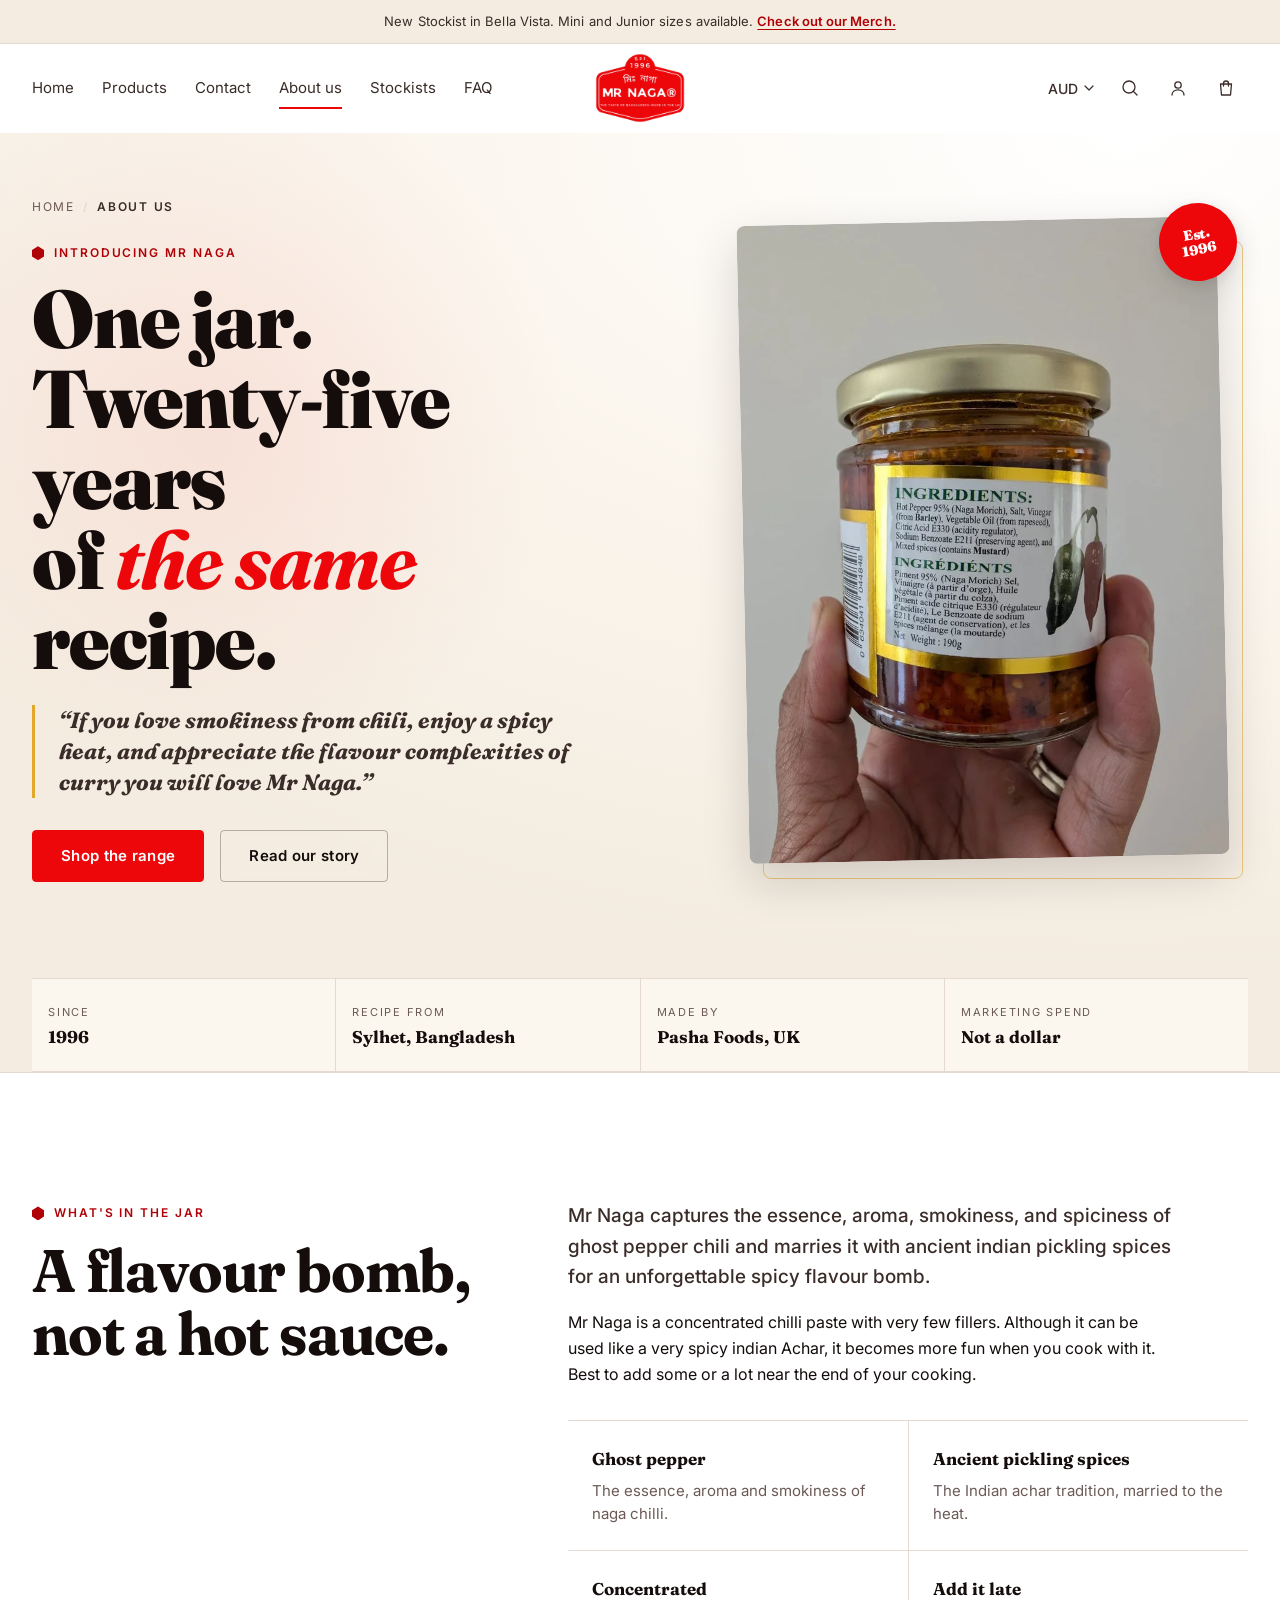
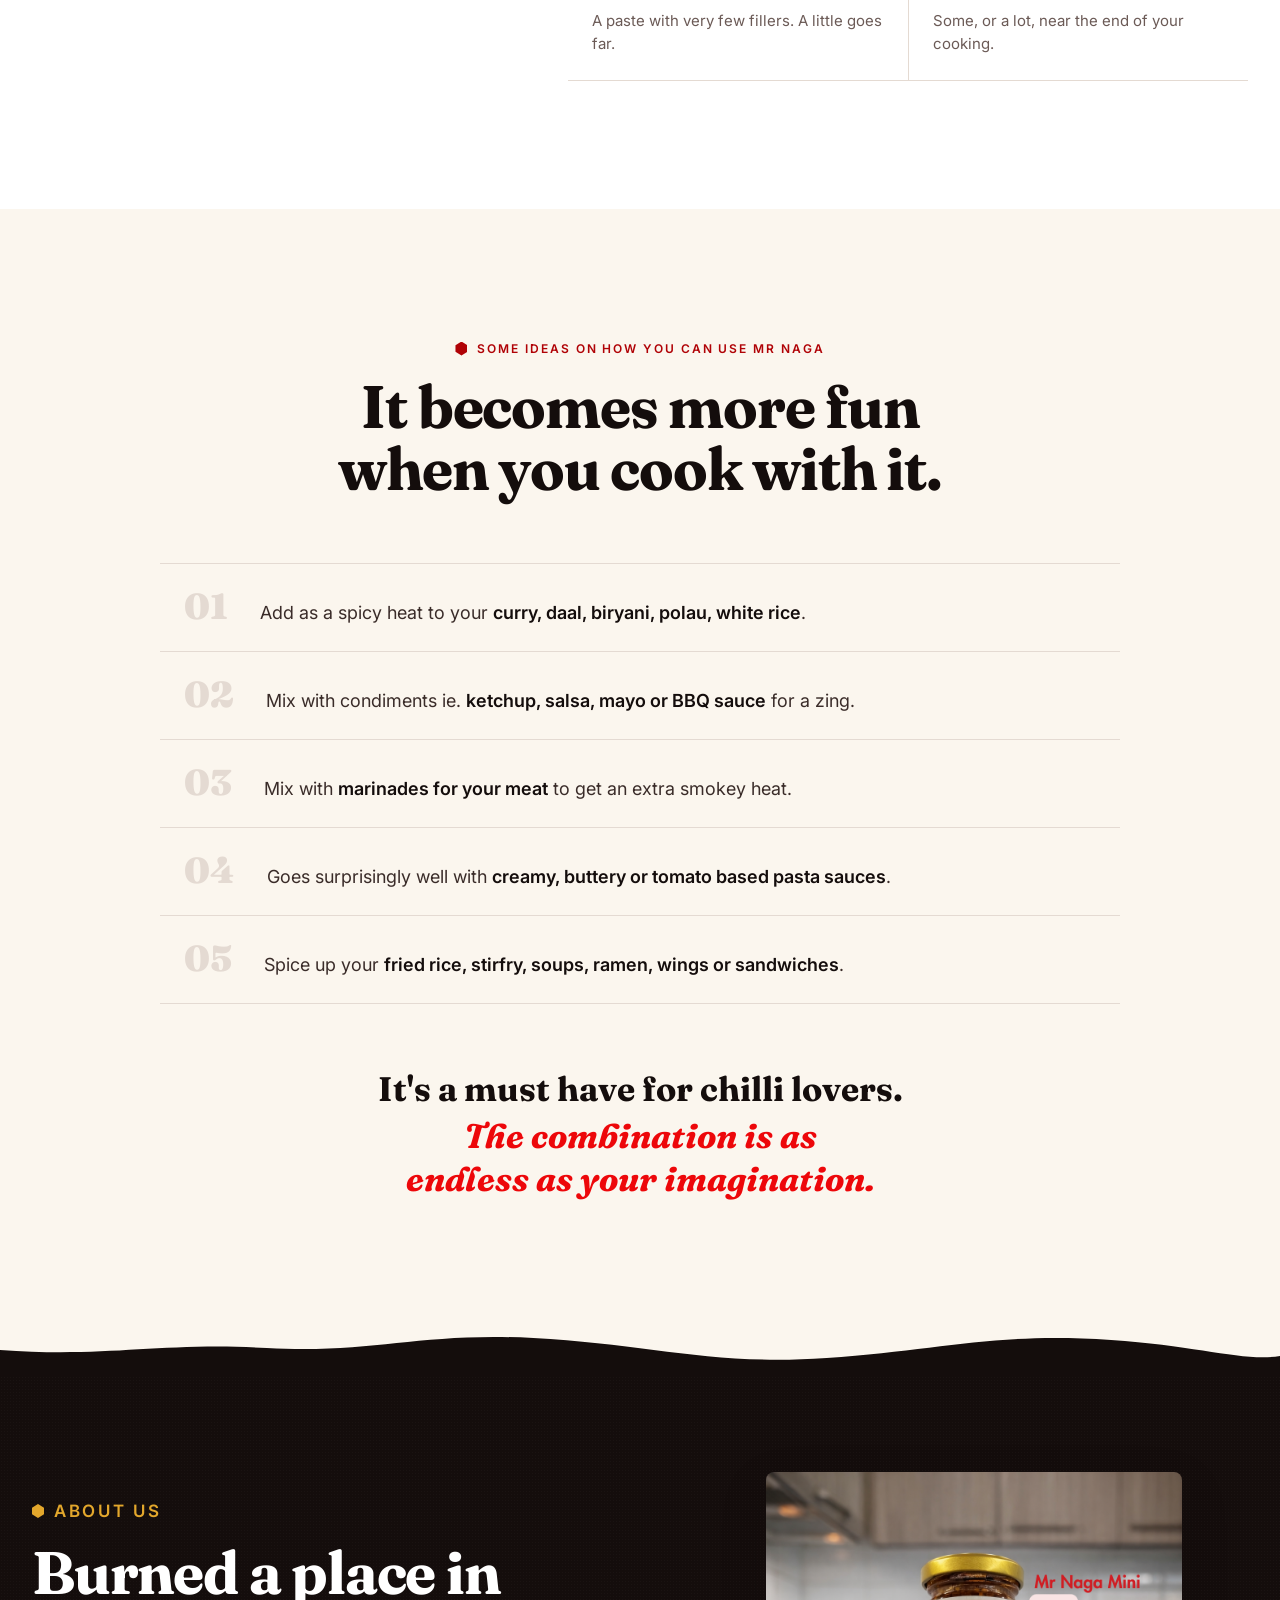
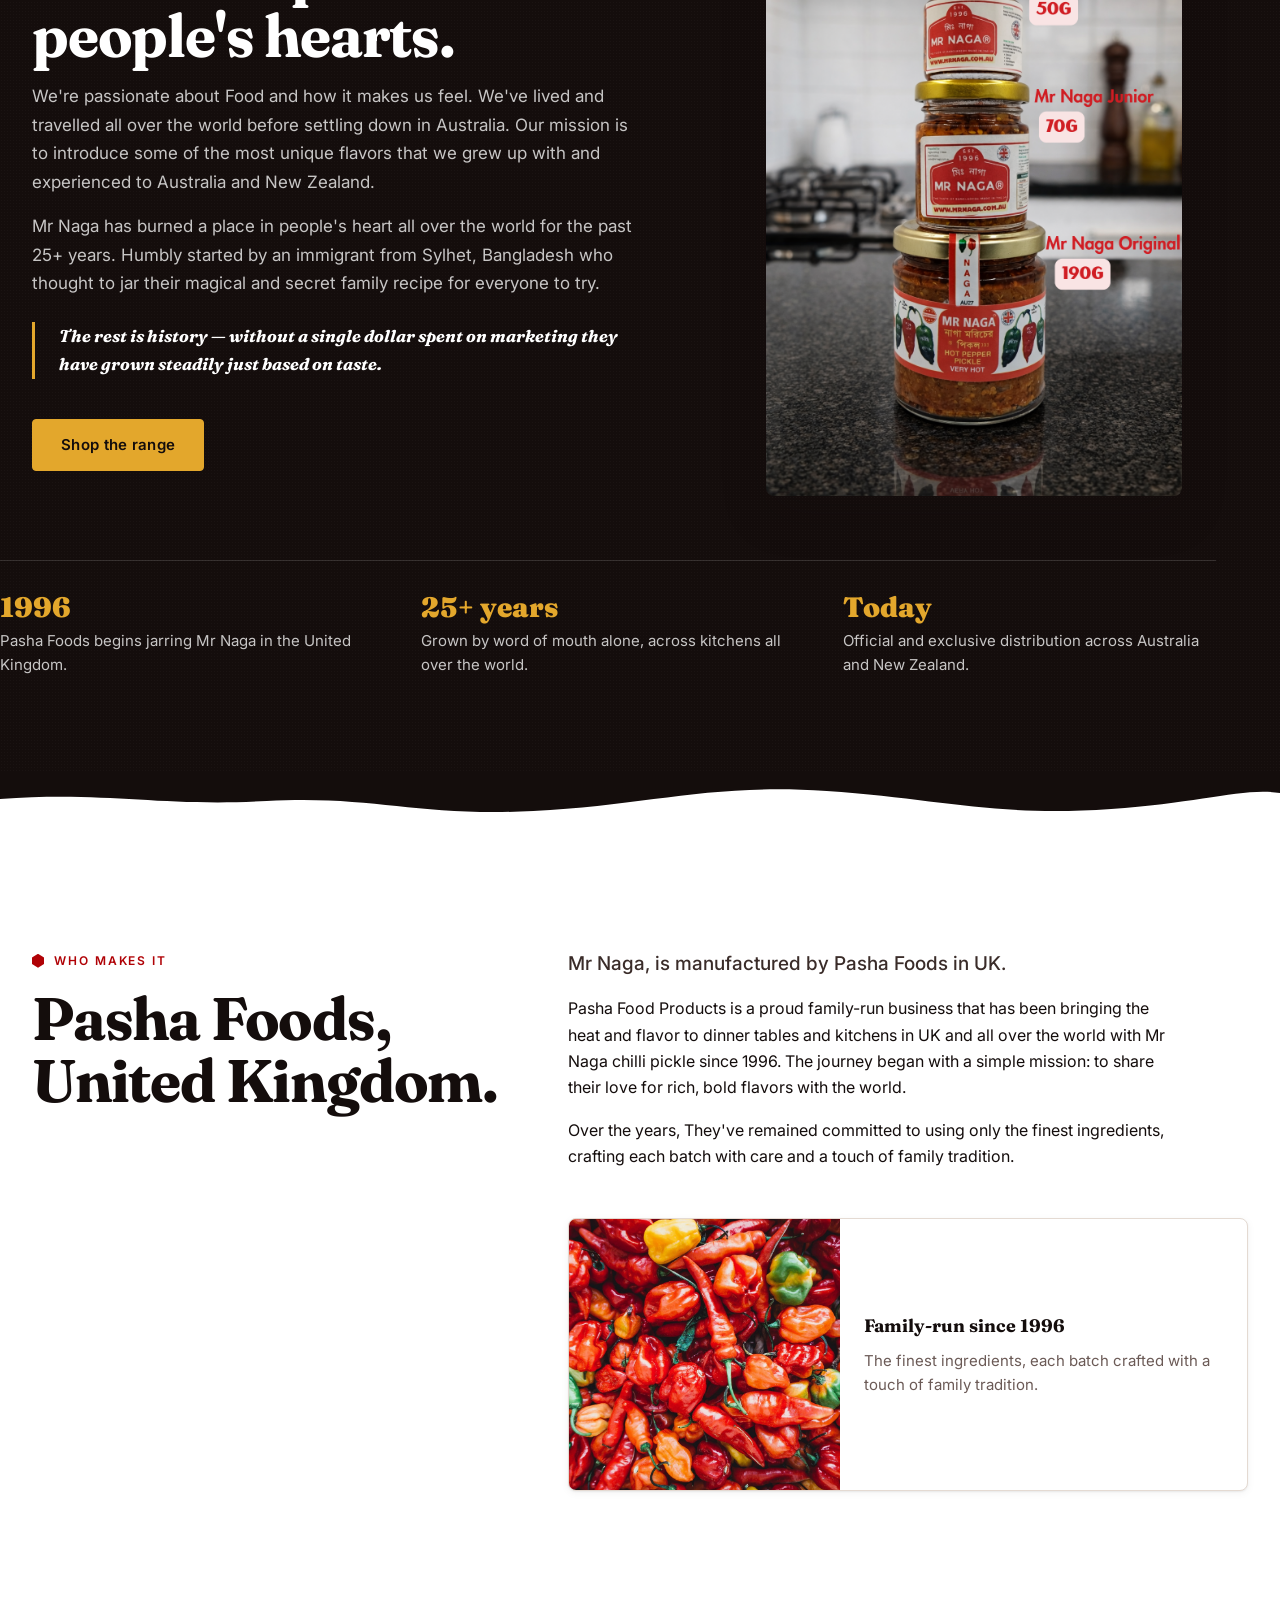
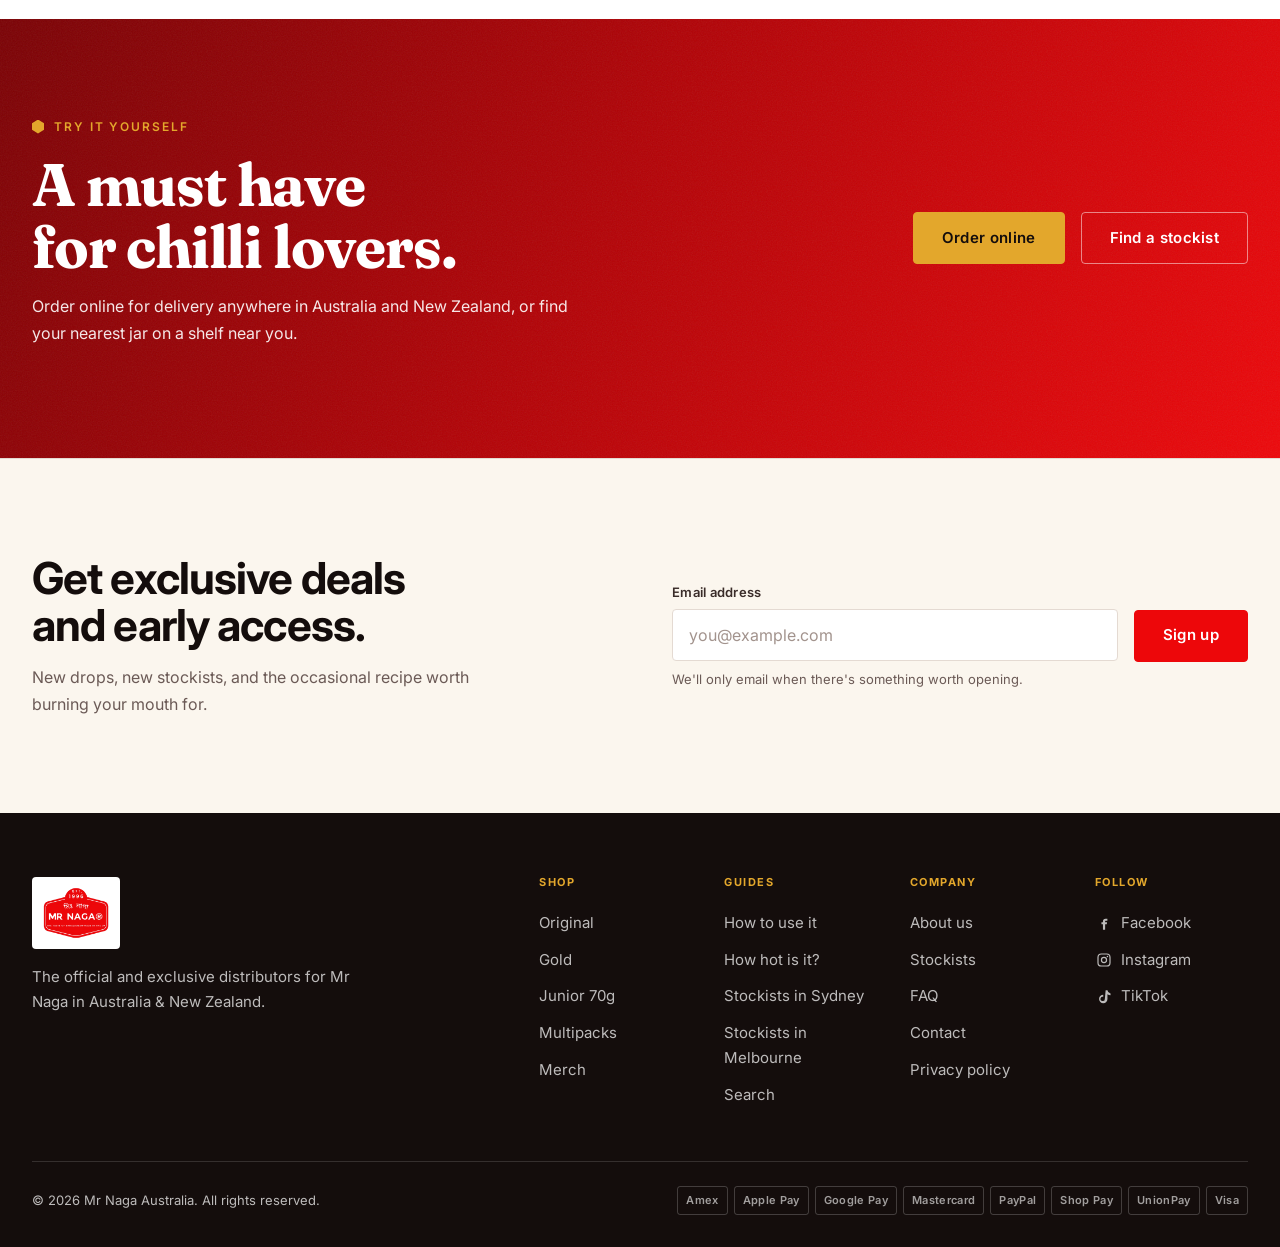
<file: about-us.html>
<!DOCTYPE html>
<html lang="en-AU">
<head>
<meta charset="utf-8">
<meta name="viewport" content="width=device-width, initial-scale=1">
<title>About Us — The story behind Mr Naga | Australia &amp; New Zealand</title>
<meta name="description" content="One secret family recipe from Sylhet, Bangladesh, jarred by Pasha Foods in the UK since 1996. The story behind Mr Naga ghost pepper chilli pickle, and how to cook with it.">
<meta name="theme-color" content="#ED070A">

<link rel="icon" href="assets/images/logo-mr-naga.png">
<link rel="preconnect" href="https://fonts.googleapis.com">
<link rel="preconnect" href="https://fonts.gstatic.com" crossorigin>
<link rel="preload" as="image" href="assets/images/mr-naga-gold-ingredients.webp" fetchpriority="high">
<link href="https://fonts.googleapis.com/css2?family=Fraunces:opsz,wght,SOFT,WONK@9..144,700..900,20..30,1&family=Inter:ital,opsz,wght@0,14..32,400..700;1,14..32,400..700&display=swap" rel="stylesheet">
<link rel="stylesheet" href="assets/css/style.css">
<link rel="stylesheet" href="assets/css/about.css">
</head>
<body>

<a class="skip-link" href="#main">Skip to content</a>

<div class="announcement" role="region" aria-label="Announcement">
  <div class="announcement__inner">
    <p>New Stockist in Bella Vista. Mini and Junior sizes available. <a href="index.html#range">Check out our Merch.</a></p>
  </div>
</div>

<header class="site-header" id="siteHeader">
  <div class="site-header__inner">

    <button class="hdr-icon hdr-icon--menu" type="button" id="menuToggle"
            aria-label="Open menu" aria-expanded="false" aria-controls="mobileNav">
      <svg viewBox="0 0 14 14" aria-hidden="true" focusable="false">
        <path d="M1 3.5H13" stroke="currentColor" stroke-width="1.2" stroke-linecap="round"/>
        <path d="M1 10.5H13" stroke="currentColor" stroke-width="1.2" stroke-linecap="round"/>
      </svg>
    </button>

    <nav class="site-nav" aria-label="Primary">
      <ul>
        <li><a href="index.html">Home</a></li>
        <li><a href="index.html#range">Products</a></li>
        <li><a href="contact.html">Contact</a></li>
        <li><a href="about-us.html" aria-current="page">About us</a></li>
        <li><a href="stockists.html">Stockists</a></li>
        <li><a href="index.html#faq">FAQ</a></li>
      </ul>
    </nav>

    <a class="site-logo" href="index.html" aria-label="Mr Naga — home">
      <img src="assets/images/logo-mr-naga.png"
           alt="Mr Naga" width="96" height="96" fetchpriority="high">
    </a>

    <div class="site-utils">
      <div class="currency">
        <button type="button" class="currency__btn" id="currencyBtn"
                aria-expanded="false" aria-haspopup="listbox" aria-label="Currency: Australian Dollar. Change region">
          <span>AUD</span>
          <svg viewBox="0 0 10 6" aria-hidden="true" focusable="false"><path d="M1 1l4 4 4-4" stroke="currentColor" stroke-width="1.2" fill="none" stroke-linecap="round" stroke-linejoin="round"/></svg>
        </button>
        <ul class="currency__menu" id="currencyMenu" role="listbox" aria-label="Region" hidden>
          <li role="option" aria-selected="true"><button type="button">Australia (AUD)</button></li>
          <li role="option" aria-selected="false"><button type="button">New Zealand (NZD)</button></li>
        </ul>
      </div>

      <a class="hdr-icon" href="search.html" aria-label="Search">
        <svg viewBox="0 0 20 20" aria-hidden="true" focusable="false">
          <circle cx="9" cy="9" r="6" stroke="currentColor" stroke-width="1.3" fill="none"/>
          <path d="M13.5 13.5L17 17" stroke="currentColor" stroke-width="1.3" stroke-linecap="round"/>
        </svg>
      </a>

      <button class="hdr-icon" type="button" aria-label="Account">
        <svg viewBox="0 0 20 20" aria-hidden="true" focusable="false">
          <circle cx="10" cy="7" r="3.2" stroke="currentColor" stroke-width="1.3" fill="none"/>
          <path d="M4 17c0-3.2 2.7-5.2 6-5.2s6 2 6 5.2" stroke="currentColor" stroke-width="1.3" fill="none" stroke-linecap="round"/>
        </svg>
      </button>

      <button class="hdr-icon hdr-icon--cart" type="button" aria-label="Cart, 0 items">
        <svg viewBox="0 0 20 20" aria-hidden="true" focusable="false">
          <path d="M4.5 6h11l-1 11h-9l-1-11z" stroke="currentColor" stroke-width="1.3" fill="none" stroke-linejoin="round"/>
          <path d="M7.5 8V5.5a2.5 2.5 0 015 0V8" stroke="currentColor" stroke-width="1.3" fill="none" stroke-linecap="round"/>
        </svg>
      </button>
    </div>
  </div>

  <!-- mobile drawer -->
  <nav class="mobile-nav" id="mobileNav" aria-label="Mobile" hidden>
    <ul>
      <li><a href="index.html">Home</a></li>
      <li><a href="index.html#range">Products</a></li>
      <li><a href="contact.html">Contact</a></li>
      <li><a href="about-us.html" aria-current="page">About us</a></li>
      <li><a href="stockists.html">Stockists</a></li>
      <li><a href="index.html#faq">FAQ</a></li>
      <li><a href="how-to-use.html">How to use it</a></li>
      <li><a href="how-hot-is-it.html">How hot is it?</a></li>
    </ul>
  </nav>
</header>

<main id="main">

<!-- ============================================================ PAGE HERO ============================================================ -->
<section class="ab-hero" aria-labelledby="abTitle">
  <div class="wrap ab-hero__inner">

    <div class="ab-hero__copy">
      <nav class="ab-crumb" aria-label="Breadcrumb">
        <ol>
          <li><a href="index.html">Home</a></li>
          <li aria-current="page">About us</li>
        </ol>
      </nav>

      <p class="eyebrow"><span class="eyebrow__badge" aria-hidden="true"></span>Introducing Mr Naga</p>

      <h1 class="ab-hero__title reveal" id="abTitle">
        One jar.<br>Twenty&#8209;five years<br>of <em>the same</em> recipe.
      </h1>

      <blockquote class="ab-hero__quote reveal" style="--d:80ms">
        <p>“If you love smokiness from chili, enjoy a spicy heat, and appreciate the
        flavour complexities of curry you will love Mr&nbsp;Naga.”</p>
      </blockquote>

      <div class="ab-hero__actions reveal" style="--d:160ms">
        <a class="btn btn--primary" href="index.html#range">Shop the range</a>
        <a class="btn btn--ghost ab-btn-dark" href="#provenance">Read our story</a>
      </div>
    </div>

    <figure class="ab-hero__figure reveal reveal--pop" style="--d:120ms">
      <img src="assets/images/mr-naga-gold-ingredients.webp"
           alt="A hand holding a 190g jar of Mr Naga, showing the ingredients label"
           width="750" height="1000" fetchpriority="high">
      <span class="ab-hero__seal" aria-hidden="true">Est.<br>1996</span>
    </figure>

  </div>

  <ul class="ab-meta wrap" aria-label="At a glance">
    <li><span>Since</span><b>1996</b></li>
    <li><span>Recipe from</span><b>Sylhet, Bangladesh</b></li>
    <li><span>Made by</span><b>Pasha Foods, UK</b></li>
    <li><span>Marketing spend</span><b>Not a dollar</b></li>
  </ul>
</section>

<!-- ============================================================ WHAT IT IS ============================================================ -->
<section class="section ab-essence" aria-labelledby="essenceHeading">
  <div class="wrap ab-split">

    <div class="ab-split__aside">
      <p class="eyebrow"><span class="eyebrow__badge" aria-hidden="true"></span>What's in the jar</p>
      <h2 class="section-title" id="essenceHeading">A flavour bomb,<br>not a hot sauce.</h2>
    </div>

    <div class="ab-split__body">
      <p class="ab-lede">
        Mr Naga captures the essence, aroma, smokiness, and spiciness of ghost pepper chili and
        marries it with ancient indian pickling spices for an unforgettable spicy flavour bomb.
      </p>
      <p>
        Mr Naga is a concentrated chilli paste with very few fillers. Although it can be used like a
        very spicy indian Achar, it becomes more fun when you cook with it. Best to add some or a lot
        near the end of your cooking.
      </p>

      <ul class="ab-specs">
        <li class="reveal" style="--d:0ms">
          <b>Ghost pepper</b>
          <span>The essence, aroma and smokiness of naga chilli.</span>
        </li>
        <li class="reveal" style="--d:60ms">
          <b>Ancient pickling spices</b>
          <span>The Indian achar tradition, married to the heat.</span>
        </li>
        <li class="reveal" style="--d:120ms">
          <b>Concentrated</b>
          <span>A paste with very few fillers. A little goes far.</span>
        </li>
        <li class="reveal" style="--d:180ms">
          <b>Add it late</b>
          <span>Some, or a lot, near the end of your cooking.</span>
        </li>
      </ul>
    </div>

  </div>
</section>

<!-- ============================================================ HOW TO USE ============================================================ -->
<section class="section ab-uses" aria-labelledby="usesHeading">
  <div class="wrap">
    <header class="section-head">
      <p class="eyebrow"><span class="eyebrow__badge" aria-hidden="true"></span>Some ideas on how you can use Mr Naga</p>
      <h2 class="section-title" id="usesHeading">It becomes more fun<br>when you cook with it.</h2>
    </header>

    <ol class="ab-ways">
      <li class="reveal" style="--d:0ms">
        <span class="ab-ways__no" aria-hidden="true">01</span>
        <p>Add as a spicy heat to your <b>curry, daal, biryani, polau, white rice</b>.</p>
      </li>
      <li class="reveal" style="--d:70ms">
        <span class="ab-ways__no" aria-hidden="true">02</span>
        <p>Mix with condiments ie. <b>ketchup, salsa, mayo or BBQ sauce</b> for a zing.</p>
      </li>
      <li class="reveal" style="--d:140ms">
        <span class="ab-ways__no" aria-hidden="true">03</span>
        <p>Mix with <b>marinades for your meat</b> to get an extra smokey heat.</p>
      </li>
      <li class="reveal" style="--d:210ms">
        <span class="ab-ways__no" aria-hidden="true">04</span>
        <p>Goes surprisingly well with <b>creamy, buttery or tomato based pasta sauces</b>.</p>
      </li>
      <li class="reveal" style="--d:280ms">
        <span class="ab-ways__no" aria-hidden="true">05</span>
        <p>Spice up your <b>fried rice, stirfry, soups, ramen, wings or sandwiches</b>.</p>
      </li>
    </ol>

    <p class="ab-endless reveal">
      It's a must have for chilli lovers.<br>
      <em>The combination is as endless as your imagination.</em>
    </p>
  </div>
</section>

<div class="tear tear--top" aria-hidden="true">
  <svg viewBox="0 0 1440 48" preserveAspectRatio="none"><path d="M0,48 L0,22 C120,30 180,14 300,20 C420,26 470,4 600,10 C730,16 800,38 930,30 C1060,22 1120,4 1250,12 C1350,18 1400,34 1440,28 L1440,48 Z"/></svg>
</div>

<!-- ============================================================ WHO WE ARE ============================================================ -->
<section class="ab-dark" id="provenance" aria-labelledby="storyHeading">
  <div class="ab-dark__grain" aria-hidden="true"></div>

  <div class="wrap ab-dark__inner">
    <div class="ab-dark__copy">
      <p class="eyebrow eyebrow--light"><span class="eyebrow__badge" aria-hidden="true"></span>About us</p>
      <h2 class="section-title section-title--light" id="storyHeading">
        Burned a place in<br>people's hearts.
      </h2>

      <p>
        We're passionate about Food and how it makes us feel. We've lived and travelled all over the
        world before settling down in Australia. Our mission is to introduce some of the most unique
        flavors that we grew up with and experienced to Australia and New Zealand.
      </p>
      <p>
        Mr Naga has burned a place in people's heart all over the world for the past 25+ years.
        Humbly started by an immigrant from Sylhet, Bangladesh who thought to jar their magical and
        secret family recipe for everyone to try.
      </p>
      <p class="ab-pull">
        The rest is history — without a single dollar spent on marketing they have grown steadily
        just based on taste.
      </p>

      <a class="btn btn--gold" href="index.html#range">Shop the range</a>
    </div>

    <figure class="ab-dark__figure reveal reveal--pop">
      <img src="assets/images/3-stack-details.webp"
           alt="Mr Naga Mini 50g, Junior 70g and Original 190g jars stacked on a kitchen benchtop"
           width="1024" height="1536" loading="lazy">
    </figure>
  </div>

  <ol class="wrap ab-timeline" aria-label="Milestones">
    <li class="reveal" style="--d:0ms">
      <b>1996</b>
      <span>Pasha Foods begins jarring Mr Naga in the United Kingdom.</span>
    </li>
    <li class="reveal" style="--d:80ms">
      <b>25+ years</b>
      <span>Grown by word of mouth alone, across kitchens all over the world.</span>
    </li>
    <li class="reveal" style="--d:160ms">
      <b>Today</b>
      <span>Official and exclusive distribution across Australia and New Zealand.</span>
    </li>
  </ol>
</section>

<div class="tear tear--bottom" aria-hidden="true">
  <svg viewBox="0 0 1440 48" preserveAspectRatio="none"><path d="M0,0 L0,26 C120,18 180,34 300,28 C420,22 470,44 600,38 C730,32 800,10 930,18 C1060,26 1120,44 1250,36 C1350,30 1400,14 1440,20 L1440,0 Z"/></svg>
</div>

<!-- ============================================================ PASHA FOODS ============================================================ -->
<section class="section ab-maker" aria-labelledby="makerHeading">
  <div class="wrap ab-split">

    <div class="ab-split__aside">
      <p class="eyebrow"><span class="eyebrow__badge" aria-hidden="true"></span>Who makes it</p>
      <h2 class="section-title" id="makerHeading">Pasha Foods,<br>United Kingdom.</h2>
    </div>

    <div class="ab-split__body">
      <p class="ab-lede">
        Mr Naga, is manufactured by Pasha Foods in UK.
      </p>
      <p>
        Pasha Food Products is a proud family-run business that has been bringing the heat and flavor
        to dinner tables and kitchens in UK and all over the world with Mr Naga chilli pickle since
        1996. The journey began with a simple mission: to share their love for rich, bold flavors
        with the world.
      </p>
      <p>
        Over the years, They've remained committed to using only the finest ingredients, crafting
        each batch with care and a touch of family tradition.
      </p>

      <figure class="ab-maker__card reveal">
        <img src="assets/images/chilli-montage.webp"
             alt="Fresh naga and habanero chillies"
             width="800" height="1200" loading="lazy">
        <figcaption>
          <b>Family-run since 1996</b>
          <span>The finest ingredients, each batch crafted with a touch of family tradition.</span>
        </figcaption>
      </figure>
    </div>

  </div>
</section>

<!-- ============================================================ CTA BAND ============================================================ -->
<section class="cta-band ab-cta" aria-labelledby="ctaHeading">
  <div class="cta-band__grain" aria-hidden="true"></div>
  <div class="wrap cta-band__inner">
    <div>
      <p class="eyebrow eyebrow--light"><span class="eyebrow__badge" aria-hidden="true"></span>Try it yourself</p>
      <h2 class="section-title section-title--light" id="ctaHeading">A must have<br>for chilli lovers.</h2>
      <p>Order online for delivery anywhere in Australia and New Zealand, or find your nearest jar on a shelf near you.</p>
    </div>
    <div class="cta-band__actions">
      <a class="btn btn--gold" href="index.html#range">Order online</a>
      <a class="btn btn--outline-light" href="stockists.html">Find a stockist</a>
    </div>
  </div>
</section>

<!-- ============================================================ NEWSLETTER ============================================================ -->
<section class="newsletter" id="contact">
  <div class="wrap newsletter__inner">
    <div class="newsletter__copy">
      <h2>Get exclusive deals<br>and early access.</h2>
      <p>New drops, new stockists, and the occasional recipe worth burning your mouth for.</p>
    </div>
    <form class="newsletter__form" id="signupForm" novalidate>
      <div class="field">
        <label for="email">Email address</label>
        <input type="email" id="email" name="email" inputmode="email" autocomplete="email"
               placeholder="you@example.com" required aria-describedby="emailHelp emailError">
        <p class="field__help" id="emailHelp">We'll only email when there's something worth opening.</p>
        <p class="field__error" id="emailError" role="alert" hidden></p>
      </div>
      <button class="btn btn--primary" type="submit" id="signupBtn">Sign up</button>
      <p class="field__success" id="signupSuccess" role="status" hidden>Thanks — you're on the list.</p>
    </form>
  </div>
</section>

</main>

<!-- ============================================================ FOOTER ============================================================ -->
<footer class="site-footer">
  <div class="wrap site-footer__top">
    <div class="site-footer__brand">
      <img src="assets/images/logo-mr-naga.png"
           alt="Mr Naga" width="88" height="88" loading="lazy">
      <p>The official and exclusive distributors for Mr Naga in Australia &amp; New Zealand.</p>
    </div>

    <nav class="site-footer__nav" aria-label="Footer">
      <div>
        <h2>Shop</h2>
        <ul>
          <li><a href="index.html#range">Original</a></li>
          <li><a href="index.html#range">Gold</a></li>
          <li><a href="index.html#range">Junior 70g</a></li>
          <li><a href="index.html#range">Multipacks</a></li>
          <li><a href="index.html#range">Merch</a></li>
        </ul>
      </div>
      <div>
        <h2>Guides</h2>
        <ul>
          <li><a href="how-to-use.html">How to use it</a></li>
          <li><a href="how-hot-is-it.html">How hot is it?</a></li>
          <li><a href="stockists-sydney.html">Stockists in Sydney</a></li>
          <li><a href="stockists-melbourne.html">Stockists in Melbourne</a></li>
          <li><a href="search.html">Search</a></li>
        </ul>
      </div>
      <div>
        <h2>Company</h2>
        <ul>
          <li><a href="about-us.html" aria-current="page">About us</a></li>
          <li><a href="stockists.html">Stockists</a></li>
          <li><a href="index.html#faq">FAQ</a></li>
          <li><a href="contact.html">Contact</a></li>
          <li><a href="#">Privacy policy</a></li>
        </ul>
      </div>
      <div>
        <h2>Follow</h2>
        <ul class="social">
          <li><a href="https://www.facebook.com/" aria-label="Mr Naga on Facebook">
            <svg viewBox="0 0 24 24" aria-hidden="true" focusable="false"><path fill="currentColor" d="M14 9h2.5V6.2H14c-2.1 0-3.4 1.4-3.4 3.5V11H8.6v2.8h2V21h2.9v-7.2h2.2l.4-2.8h-2.6V9.9c0-.6.2-.9.5-.9z"/></svg>
            <span>Facebook</span></a></li>
          <li><a href="https://www.instagram.com/" aria-label="Mr Naga on Instagram">
            <svg viewBox="0 0 24 24" aria-hidden="true" focusable="false"><rect x="4" y="4" width="16" height="16" rx="4.5" fill="none" stroke="currentColor" stroke-width="1.6"/><circle cx="12" cy="12" r="3.4" fill="none" stroke="currentColor" stroke-width="1.6"/><circle cx="16.6" cy="7.4" r="1" fill="currentColor"/></svg>
            <span>Instagram</span></a></li>
          <li><a href="https://www.tiktok.com/" aria-label="Mr Naga on TikTok">
            <svg viewBox="0 0 24 24" aria-hidden="true" focusable="false"><path fill="currentColor" d="M14.2 3h2.4a4.9 4.9 0 004.1 4.2v2.5a7.4 7.4 0 01-4.1-1.4v6.2A5.6 5.6 0 1111 9v2.7a2.9 2.9 0 102.1 2.8z"/></svg>
            <span>TikTok</span></a></li>
        </ul>
      </div>
    </nav>
  </div>

  <div class="wrap site-footer__bottom">
    <p class="copy">© 2026 Mr Naga Australia. All rights reserved.</p>
    <ul class="pay" aria-label="Accepted payment methods">
      <li>Amex</li><li>Apple&nbsp;Pay</li><li>Google&nbsp;Pay</li><li>Mastercard</li>
      <li>PayPal</li><li>Shop&nbsp;Pay</li><li>UnionPay</li><li>Visa</li>
    </ul>
  </div>
</footer>

<script src="assets/js/main.js" defer></script>
</body>
</html>
</file>
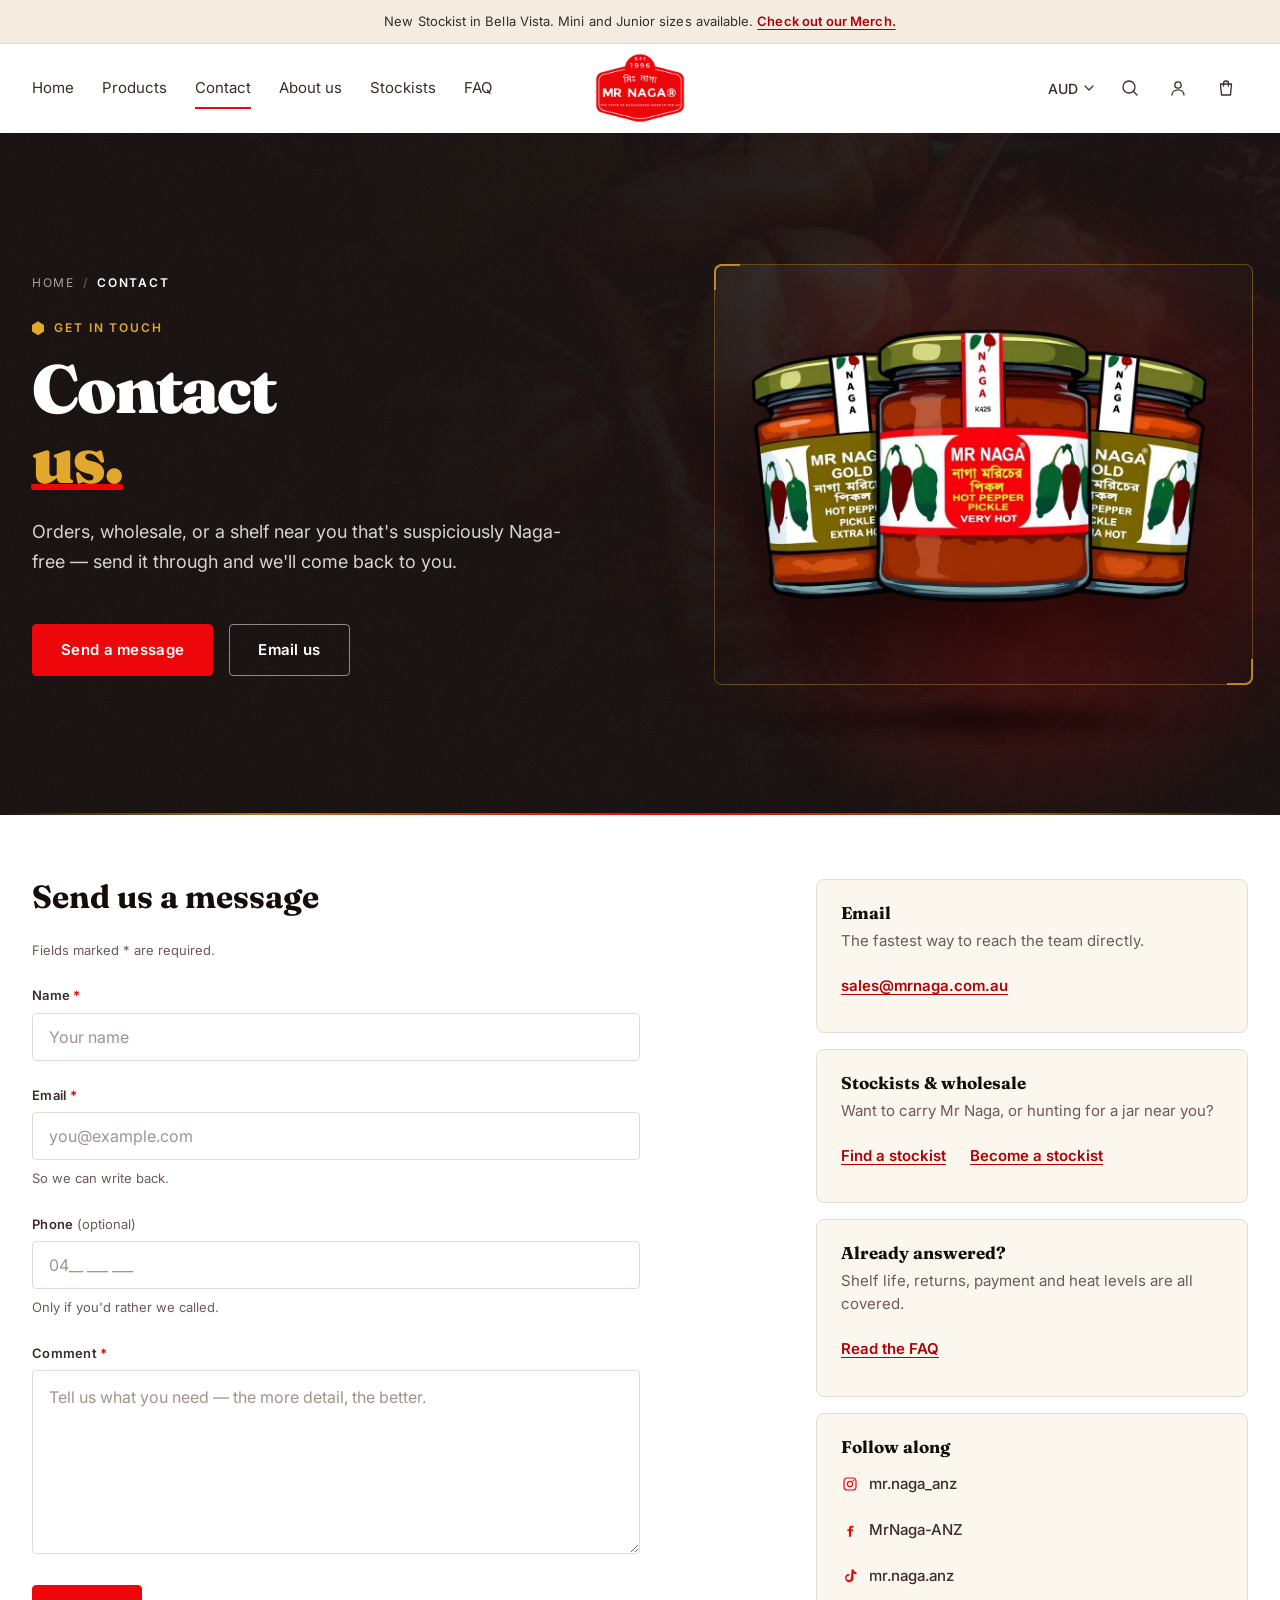
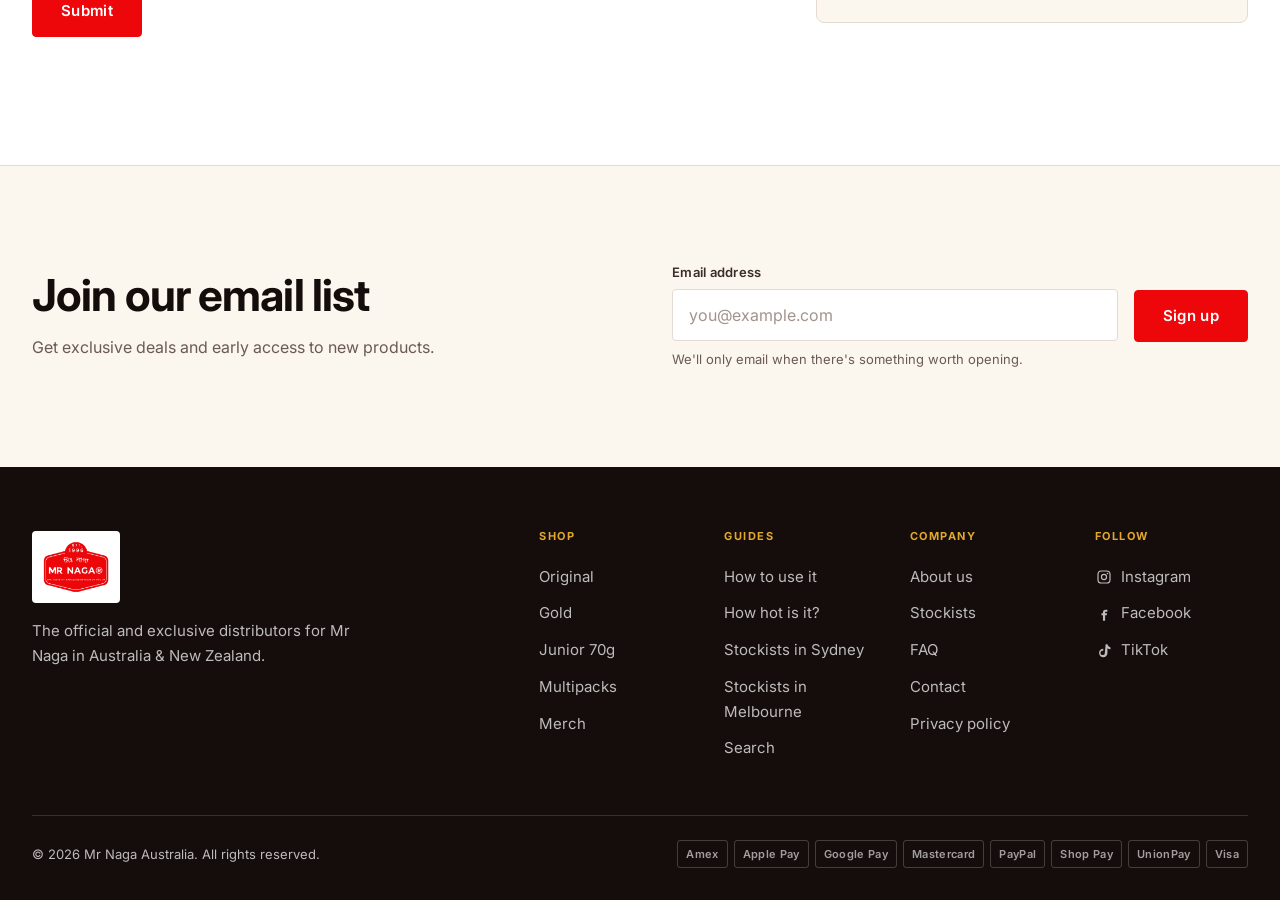
<file: contact.html>
<!DOCTYPE html>
<html lang="en-AU">
<head>
<meta charset="utf-8">
<meta name="viewport" content="width=device-width, initial-scale=1">
<title>Contact Us — Mr Naga | Australia &amp; New Zealand</title>
<meta name="description" content="Questions about an order, wholesale, or where to buy Mr Naga? Send us a message, or reach the team at sales@mrnaga.com.au.">
<meta name="theme-color" content="#ED070A">

<link rel="icon" href="assets/images/logo-mr-naga.png">
<link rel="preconnect" href="https://fonts.googleapis.com">
<link rel="preconnect" href="https://fonts.gstatic.com" crossorigin>
<link rel="preload" as="image" href="assets/images/hero-chilli-montage.webp" fetchpriority="high">
<link href="https://fonts.googleapis.com/css2?family=Fraunces:opsz,wght,SOFT,WONK@9..144,700..900,20..30,1&family=Inter:ital,opsz,wght@0,14..32,400..700;1,14..32,400..700&display=swap" rel="stylesheet">
<link rel="stylesheet" href="assets/css/style.css">
<link rel="stylesheet" href="assets/css/contact.css">
</head>
<body>

<a class="skip-link" href="#main">Skip to content</a>

<div class="announcement" role="region" aria-label="Announcement">
  <div class="announcement__inner">
    <p>New Stockist in Bella Vista. Mini and Junior sizes available. <a href="index.html#range">Check out our Merch.</a></p>
  </div>
</div>

<header class="site-header" id="siteHeader">
  <div class="site-header__inner">

    <button class="hdr-icon hdr-icon--menu" type="button" id="menuToggle"
            aria-label="Open menu" aria-expanded="false" aria-controls="mobileNav">
      <svg viewBox="0 0 14 14" aria-hidden="true" focusable="false">
        <path d="M1 3.5H13" stroke="currentColor" stroke-width="1.2" stroke-linecap="round"/>
        <path d="M1 10.5H13" stroke="currentColor" stroke-width="1.2" stroke-linecap="round"/>
      </svg>
    </button>

    <nav class="site-nav" aria-label="Primary">
      <ul>
        <li><a href="index.html">Home</a></li>
        <li><a href="index.html#range">Products</a></li>
        <li><a href="contact.html" aria-current="page">Contact</a></li>
        <li><a href="about-us.html">About us</a></li>
        <li><a href="stockists.html">Stockists</a></li>
        <li><a href="index.html#faq">FAQ</a></li>
      </ul>
    </nav>

    <a class="site-logo" href="index.html" aria-label="Mr Naga — home">
      <img src="assets/images/logo-mr-naga.png"
           alt="Mr Naga" width="96" height="96" fetchpriority="high">
    </a>

    <div class="site-utils">
      <div class="currency">
        <button type="button" class="currency__btn" id="currencyBtn"
                aria-expanded="false" aria-haspopup="listbox" aria-label="Currency: Australian Dollar. Change region">
          <span>AUD</span>
          <svg viewBox="0 0 10 6" aria-hidden="true" focusable="false"><path d="M1 1l4 4 4-4" stroke="currentColor" stroke-width="1.2" fill="none" stroke-linecap="round" stroke-linejoin="round"/></svg>
        </button>
        <ul class="currency__menu" id="currencyMenu" role="listbox" aria-label="Region" hidden>
          <li role="option" aria-selected="true"><button type="button">Australia (AUD)</button></li>
          <li role="option" aria-selected="false"><button type="button">New Zealand (NZD)</button></li>
        </ul>
      </div>

      <a class="hdr-icon" href="search.html" aria-label="Search">
        <svg viewBox="0 0 20 20" aria-hidden="true" focusable="false">
          <circle cx="9" cy="9" r="6" stroke="currentColor" stroke-width="1.3" fill="none"/>
          <path d="M13.5 13.5L17 17" stroke="currentColor" stroke-width="1.3" stroke-linecap="round"/>
        </svg>
      </a>

      <button class="hdr-icon" type="button" aria-label="Account">
        <svg viewBox="0 0 20 20" aria-hidden="true" focusable="false">
          <circle cx="10" cy="7" r="3.2" stroke="currentColor" stroke-width="1.3" fill="none"/>
          <path d="M4 17c0-3.2 2.7-5.2 6-5.2s6 2 6 5.2" stroke="currentColor" stroke-width="1.3" fill="none" stroke-linecap="round"/>
        </svg>
      </button>

      <button class="hdr-icon hdr-icon--cart" type="button" aria-label="Cart, 0 items">
        <svg viewBox="0 0 20 20" aria-hidden="true" focusable="false">
          <path d="M4.5 6h11l-1 11h-9l-1-11z" stroke="currentColor" stroke-width="1.3" fill="none" stroke-linejoin="round"/>
          <path d="M7.5 8V5.5a2.5 2.5 0 015 0V8" stroke="currentColor" stroke-width="1.3" fill="none" stroke-linecap="round"/>
        </svg>
      </button>
    </div>
  </div>

  <!-- mobile drawer -->
  <nav class="mobile-nav" id="mobileNav" aria-label="Mobile" hidden>
    <ul>
      <li><a href="index.html">Home</a></li>
      <li><a href="index.html#range">Products</a></li>
      <li><a href="contact.html" aria-current="page">Contact</a></li>
      <li><a href="about-us.html">About us</a></li>
      <li><a href="stockists.html">Stockists</a></li>
      <li><a href="index.html#faq">FAQ</a></li>
      <li><a href="how-to-use.html">How to use it</a></li>
      <li><a href="how-hot-is-it.html">How hot is it?</a></li>
    </ul>
  </nav>
</header>

<main id="main">

<!-- ============================================================ PAGE HERO ============================================================ -->
<section class="page-hero" aria-labelledby="ctTitle">
  <div class="page-hero__bg" aria-hidden="true">
    <img src="assets/images/hero-chilli-montage.webp" alt=""
         width="1600" height="900" fetchpriority="high">
  </div>
  <div class="page-hero__scrim" aria-hidden="true"></div>
  <div class="page-hero__glow" aria-hidden="true"></div>
  <div class="page-hero__grain" aria-hidden="true"></div>

  <div class="wrap page-hero__inner">

    <div class="page-hero__copy">
      <nav class="ct-crumb" aria-label="Breadcrumb">
        <ol>
          <li><a href="index.html">Home</a></li>
          <li aria-current="page">Contact</li>
        </ol>
      </nav>

      <p class="eyebrow eyebrow--light"><span class="eyebrow__badge" aria-hidden="true"></span>Get in touch</p>

      <h1 class="page-hero__title" id="ctTitle">Contact<br><em>us.</em></h1>

      <p class="ct-hero-lede">
        Orders, wholesale, or a shelf near you that's suspiciously Naga-free — send it through and
        we'll come back to you.
      </p>

      <div class="page-hero__actions">
        <a class="btn btn--primary" href="#message">Send a message</a>
        <a class="btn btn--outline-light" href="mailto:sales@mrnaga.com.au">Email us</a>
      </div>
    </div>

    <figure class="page-hero__figure">
      <span class="page-hero__frame" aria-hidden="true"></span>
      <img src="assets/images/hero-jars-trio.png"
           alt="Three jars of Mr Naga chilli pickle: Gold, Original hot pepper pickle, and Gold extra hot"
           width="1024" height="1024" fetchpriority="high">
    </figure>

  </div>

  <div class="page-hero__rule" aria-hidden="true"></div>
</section>

<!-- ============================================================ FORM + RAIL ============================================================ -->
<section class="section ct-body" id="message" aria-labelledby="formHeading">
  <div class="wrap ct-grid">

    <!-- ------------------------------------------------ form -->
    <div class="ct-form-col">
      <h2 class="ct-h2" id="formHeading">Send us a message</h2>

      <form class="ct-form" id="contactForm" novalidate
            data-endpoint=""
            data-fallback="sales@mrnaga.com.au">

        <p class="ct-req">Fields marked <span aria-hidden="true">*</span><span class="visually-hidden">with an asterisk</span> are required.</p>

        <div class="field">
          <label for="cName">Name <span class="ct-star" aria-hidden="true">*</span></label>
          <input type="text" id="cName" name="name" autocomplete="name"
                 placeholder="Your name" required
                 aria-describedby="cNameError">
          <p class="field__error" id="cNameError" role="alert" hidden></p>
        </div>

        <div class="field">
          <label for="cEmail">Email <span class="ct-star" aria-hidden="true">*</span></label>
          <input type="email" id="cEmail" name="email" inputmode="email" autocomplete="email"
                 placeholder="you@example.com" required
                 aria-describedby="cEmailHelp cEmailError">
          <p class="field__help" id="cEmailHelp">So we can write back.</p>
          <p class="field__error" id="cEmailError" role="alert" hidden></p>
        </div>

        <div class="field">
          <label for="cPhone">Phone <span class="ct-opt">(optional)</span></label>
          <input type="tel" id="cPhone" name="phone" inputmode="tel" autocomplete="tel"
                 placeholder="04__ ___ ___"
                 aria-describedby="cPhoneHelp">
          <p class="field__help" id="cPhoneHelp">Only if you'd rather we called.</p>
        </div>

        <div class="field">
          <label for="cComment">Comment <span class="ct-star" aria-hidden="true">*</span></label>
          <textarea id="cComment" name="comment" rows="6"
                    placeholder="Tell us what you need — the more detail, the better."
                    required aria-describedby="cCommentError"></textarea>
          <p class="field__error" id="cCommentError" role="alert" hidden></p>
        </div>

        <button class="btn btn--primary ct-submit" type="submit" id="contactBtn">Submit</button>

        <p class="ct-status" id="contactStatus" role="status" aria-live="polite" hidden></p>
      </form>
    </div>

    <!-- ------------------------------------------------ rail -->
    <aside class="ct-rail" aria-labelledby="railHeading">
      <h2 class="visually-hidden" id="railHeading">Other ways to reach us</h2>

      <div class="ct-card reveal">
        <h3>Email</h3>
        <p>The fastest way to reach the team directly.</p>
        <a class="ct-link" href="mailto:sales@mrnaga.com.au">sales@mrnaga.com.au</a>
      </div>

      <div class="ct-card reveal" style="--d:60ms">
        <h3>Stockists &amp; wholesale</h3>
        <p>Want to carry Mr Naga, or hunting for a jar near you?</p>
        <a class="ct-link" href="stockists.html">Find a stockist</a>
        <a class="ct-link" href="mailto:sales@mrnaga.com.au?subject=Becoming%20a%20Mr%20Naga%20stockist">Become a stockist</a>
      </div>

      <div class="ct-card reveal" style="--d:120ms">
        <h3>Already answered?</h3>
        <p>Shelf life, returns, payment and heat levels are all covered.</p>
        <a class="ct-link" href="index.html#faq">Read the FAQ</a>
      </div>

      <div class="ct-card ct-card--social reveal" style="--d:180ms">
        <h3>Follow along</h3>
        <ul class="ct-social">
          <li>
            <a href="https://www.instagram.com/mr.naga_anz/" aria-label="Mr Naga on Instagram">
              <svg viewBox="0 0 24 24" aria-hidden="true" focusable="false"><rect x="4" y="4" width="16" height="16" rx="4.5" fill="none" stroke="currentColor" stroke-width="1.6"/><circle cx="12" cy="12" r="3.4" fill="none" stroke="currentColor" stroke-width="1.6"/><circle cx="16.6" cy="7.4" r="1" fill="currentColor"/></svg>
              <span>mr.naga_anz</span>
            </a>
          </li>
          <li>
            <a href="https://www.facebook.com/MrNaga-ANZ" aria-label="Mr Naga on Facebook">
              <svg viewBox="0 0 24 24" aria-hidden="true" focusable="false"><path fill="currentColor" d="M14 9h2.5V6.2H14c-2.1 0-3.4 1.4-3.4 3.5V11H8.6v2.8h2V21h2.9v-7.2h2.2l.4-2.8h-2.6V9.9c0-.6.2-.9.5-.9z"/></svg>
              <span>MrNaga-ANZ</span>
            </a>
          </li>
          <li>
            <a href="https://www.tiktok.com/@mr.naga.anz" aria-label="Mr Naga on TikTok">
              <svg viewBox="0 0 24 24" aria-hidden="true" focusable="false"><path fill="currentColor" d="M14.2 3h2.4a4.9 4.9 0 004.1 4.2v2.5a7.4 7.4 0 01-4.1-1.4v6.2A5.6 5.6 0 1111 9v2.7a2.9 2.9 0 102.1 2.8z"/></svg>
              <span>mr.naga.anz</span>
            </a>
          </li>
        </ul>
      </div>

    </aside>
  </div>
</section>

<!-- ============================================================ NEWSLETTER ============================================================ -->
<section class="newsletter" id="signup">
  <div class="wrap newsletter__inner">
    <div class="newsletter__copy">
      <h2>Join our email list</h2>
      <p>Get exclusive deals and early access to new products.</p>
    </div>
    <form class="newsletter__form" id="signupForm" novalidate>
      <div class="field">
        <label for="email">Email address</label>
        <input type="email" id="email" name="email" inputmode="email" autocomplete="email"
               placeholder="you@example.com" required aria-describedby="emailHelp emailError">
        <p class="field__help" id="emailHelp">We'll only email when there's something worth opening.</p>
        <p class="field__error" id="emailError" role="alert" hidden></p>
      </div>
      <button class="btn btn--primary" type="submit" id="signupBtn">Sign up</button>
      <p class="field__success" id="signupSuccess" role="status" hidden>Thanks — you're on the list.</p>
    </form>
  </div>
</section>

</main>

<!-- ============================================================ FOOTER ============================================================ -->
<footer class="site-footer">
  <div class="wrap site-footer__top">
    <div class="site-footer__brand">
      <img src="assets/images/logo-mr-naga.png"
           alt="Mr Naga" width="88" height="88" loading="lazy">
      <p>The official and exclusive distributors for Mr Naga in Australia &amp; New Zealand.</p>
    </div>

    <nav class="site-footer__nav" aria-label="Footer">
      <div>
        <h2>Shop</h2>
        <ul>
          <li><a href="index.html#range">Original</a></li>
          <li><a href="index.html#range">Gold</a></li>
          <li><a href="index.html#range">Junior 70g</a></li>
          <li><a href="index.html#range">Multipacks</a></li>
          <li><a href="index.html#range">Merch</a></li>
        </ul>
      </div>
      <div>
        <h2>Guides</h2>
        <ul>
          <li><a href="how-to-use.html">How to use it</a></li>
          <li><a href="how-hot-is-it.html">How hot is it?</a></li>
          <li><a href="stockists-sydney.html">Stockists in Sydney</a></li>
          <li><a href="stockists-melbourne.html">Stockists in Melbourne</a></li>
          <li><a href="search.html">Search</a></li>
        </ul>
      </div>
      <div>
        <h2>Company</h2>
        <ul>
          <li><a href="about-us.html">About us</a></li>
          <li><a href="stockists.html">Stockists</a></li>
          <li><a href="index.html#faq">FAQ</a></li>
          <li><a href="contact.html" aria-current="page">Contact</a></li>
          <li><a href="#">Privacy policy</a></li>
        </ul>
      </div>
      <div>
        <h2>Follow</h2>
        <ul class="social">
          <li><a href="https://www.instagram.com/mr.naga_anz/" aria-label="Mr Naga on Instagram">
            <svg viewBox="0 0 24 24" aria-hidden="true" focusable="false"><rect x="4" y="4" width="16" height="16" rx="4.5" fill="none" stroke="currentColor" stroke-width="1.6"/><circle cx="12" cy="12" r="3.4" fill="none" stroke="currentColor" stroke-width="1.6"/><circle cx="16.6" cy="7.4" r="1" fill="currentColor"/></svg>
            <span>Instagram</span></a></li>
          <li><a href="https://www.facebook.com/MrNaga-ANZ" aria-label="Mr Naga on Facebook">
            <svg viewBox="0 0 24 24" aria-hidden="true" focusable="false"><path fill="currentColor" d="M14 9h2.5V6.2H14c-2.1 0-3.4 1.4-3.4 3.5V11H8.6v2.8h2V21h2.9v-7.2h2.2l.4-2.8h-2.6V9.9c0-.6.2-.9.5-.9z"/></svg>
            <span>Facebook</span></a></li>
          <li><a href="https://www.tiktok.com/@mr.naga.anz" aria-label="Mr Naga on TikTok">
            <svg viewBox="0 0 24 24" aria-hidden="true" focusable="false"><path fill="currentColor" d="M14.2 3h2.4a4.9 4.9 0 004.1 4.2v2.5a7.4 7.4 0 01-4.1-1.4v6.2A5.6 5.6 0 1111 9v2.7a2.9 2.9 0 102.1 2.8z"/></svg>
            <span>TikTok</span></a></li>
        </ul>
      </div>
    </nav>
  </div>

  <div class="wrap site-footer__bottom">
    <p class="copy">© 2026 Mr Naga Australia. All rights reserved.</p>
    <ul class="pay" aria-label="Accepted payment methods">
      <li>Amex</li><li>Apple&nbsp;Pay</li><li>Google&nbsp;Pay</li><li>Mastercard</li>
      <li>PayPal</li><li>Shop&nbsp;Pay</li><li>UnionPay</li><li>Visa</li>
    </ul>
  </div>
</footer>

<script src="assets/js/main.js" defer></script>
<script src="assets/js/contact.js" defer></script>
</body>
</html>
</file>
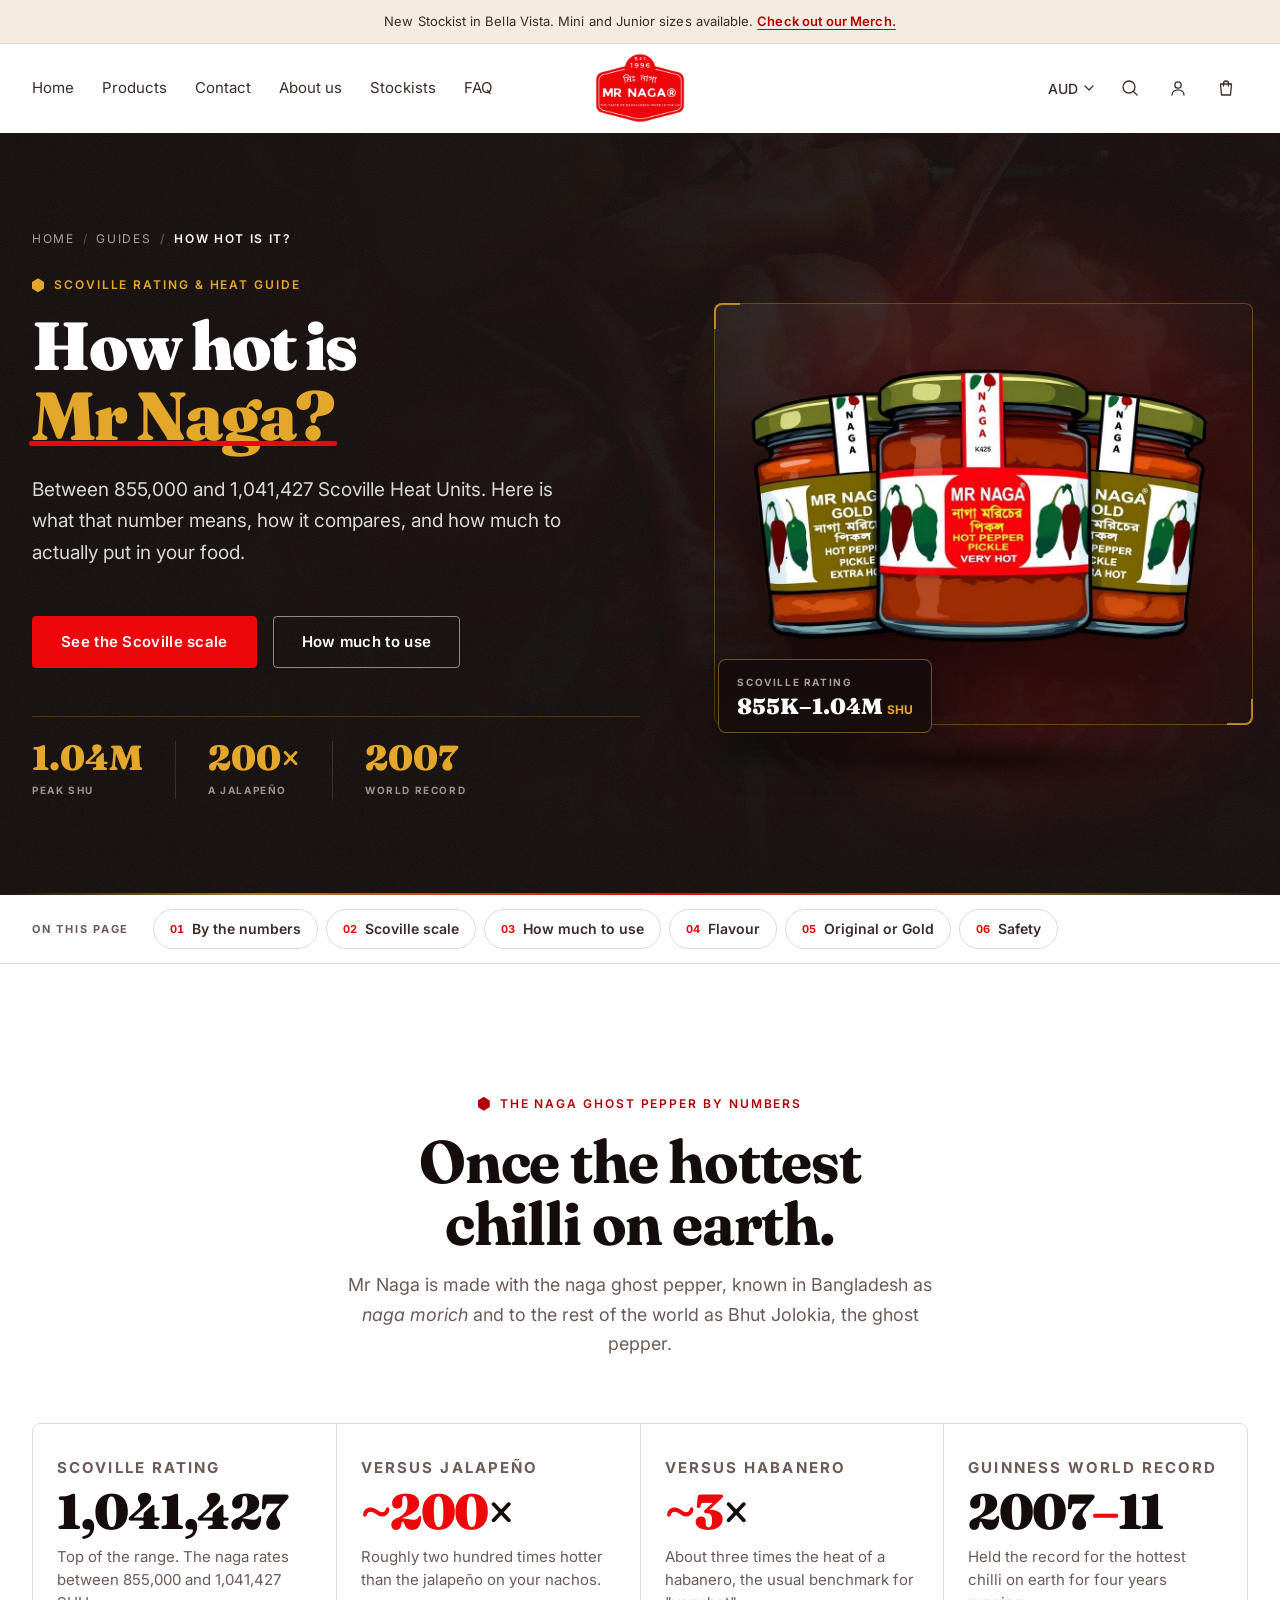
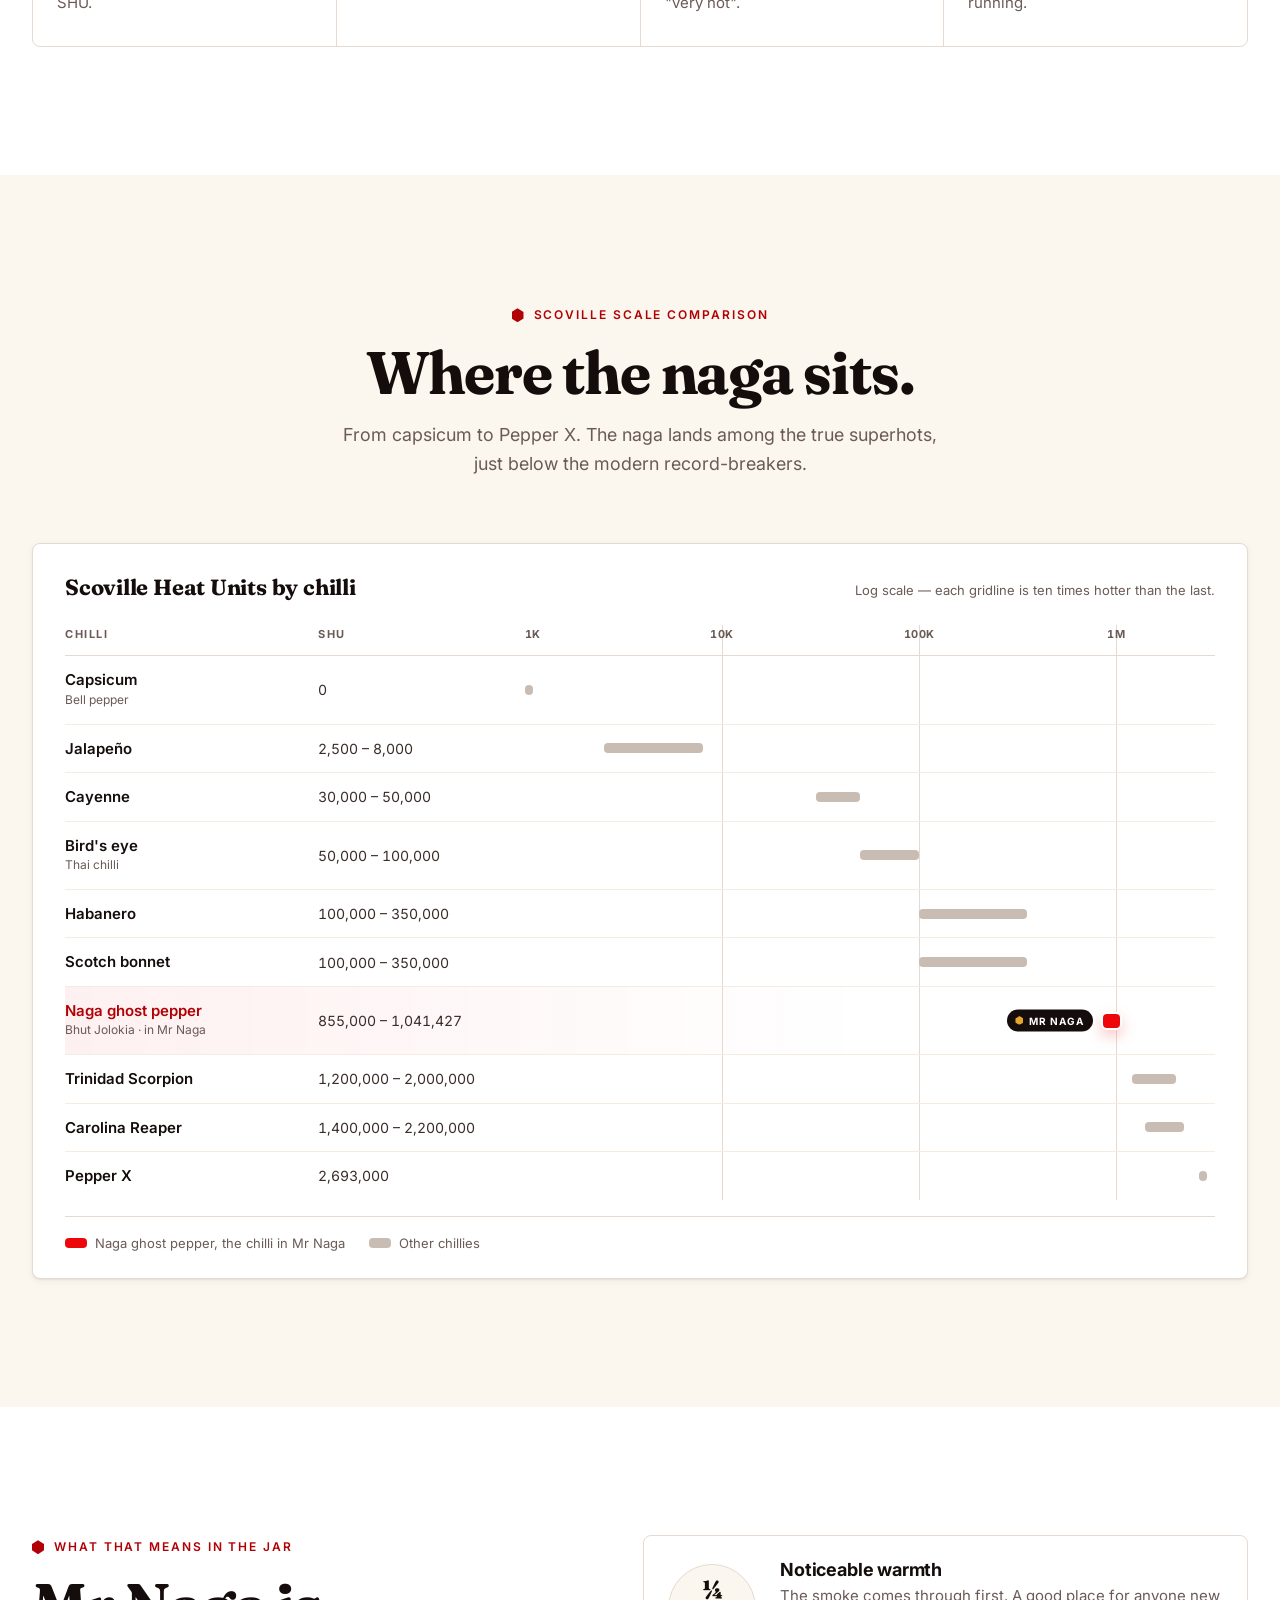
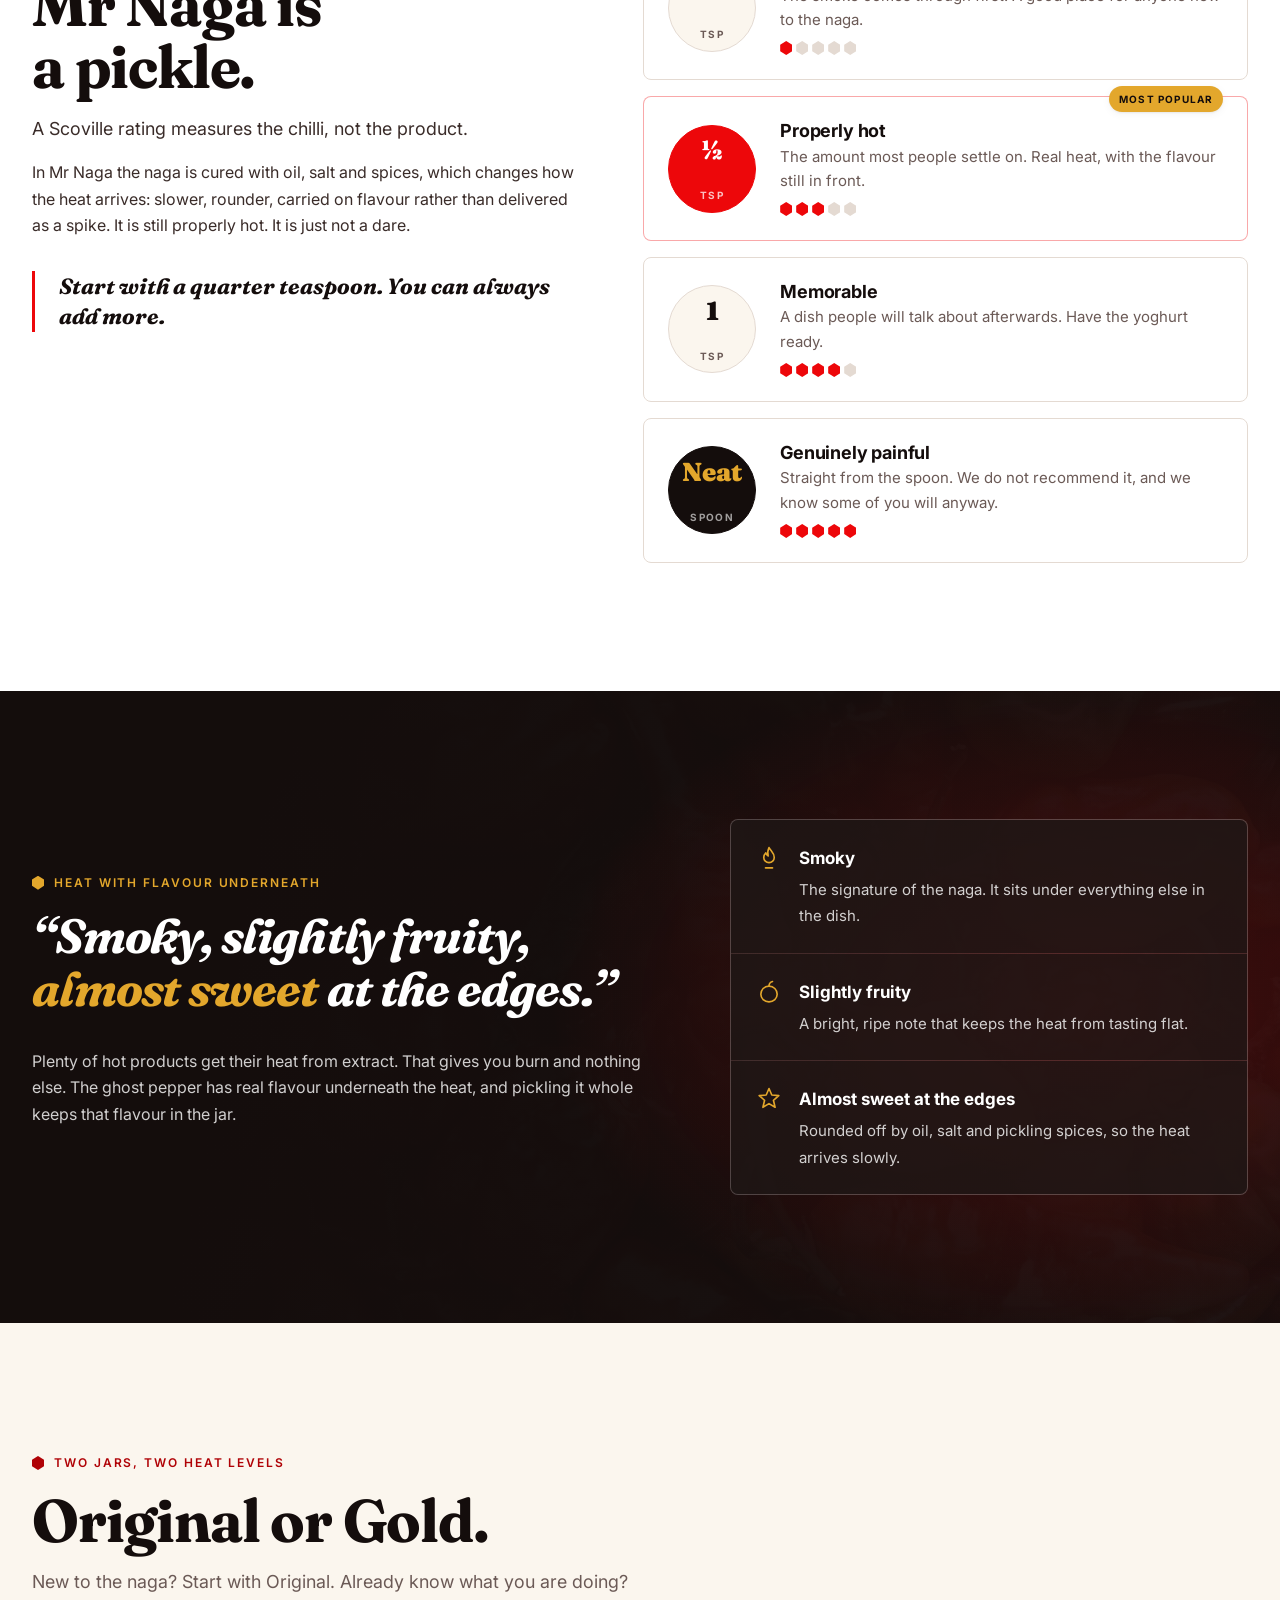
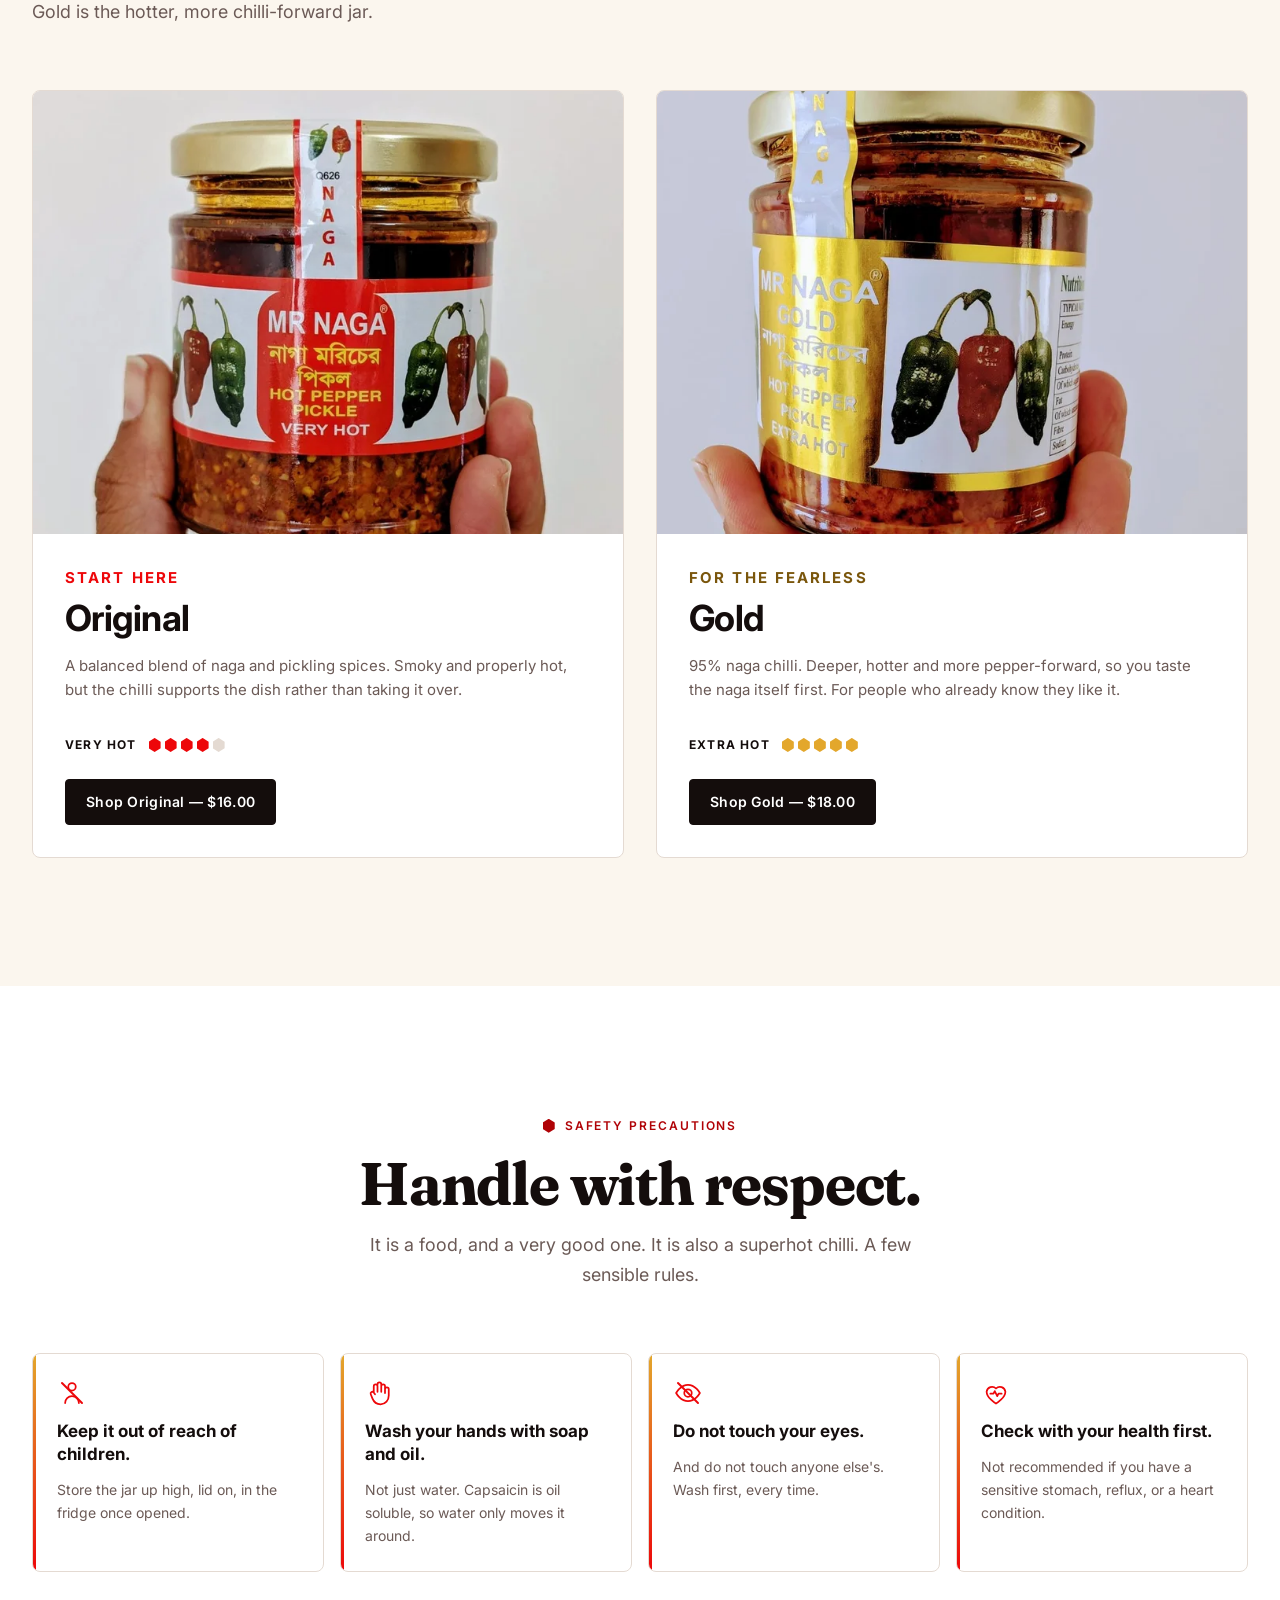
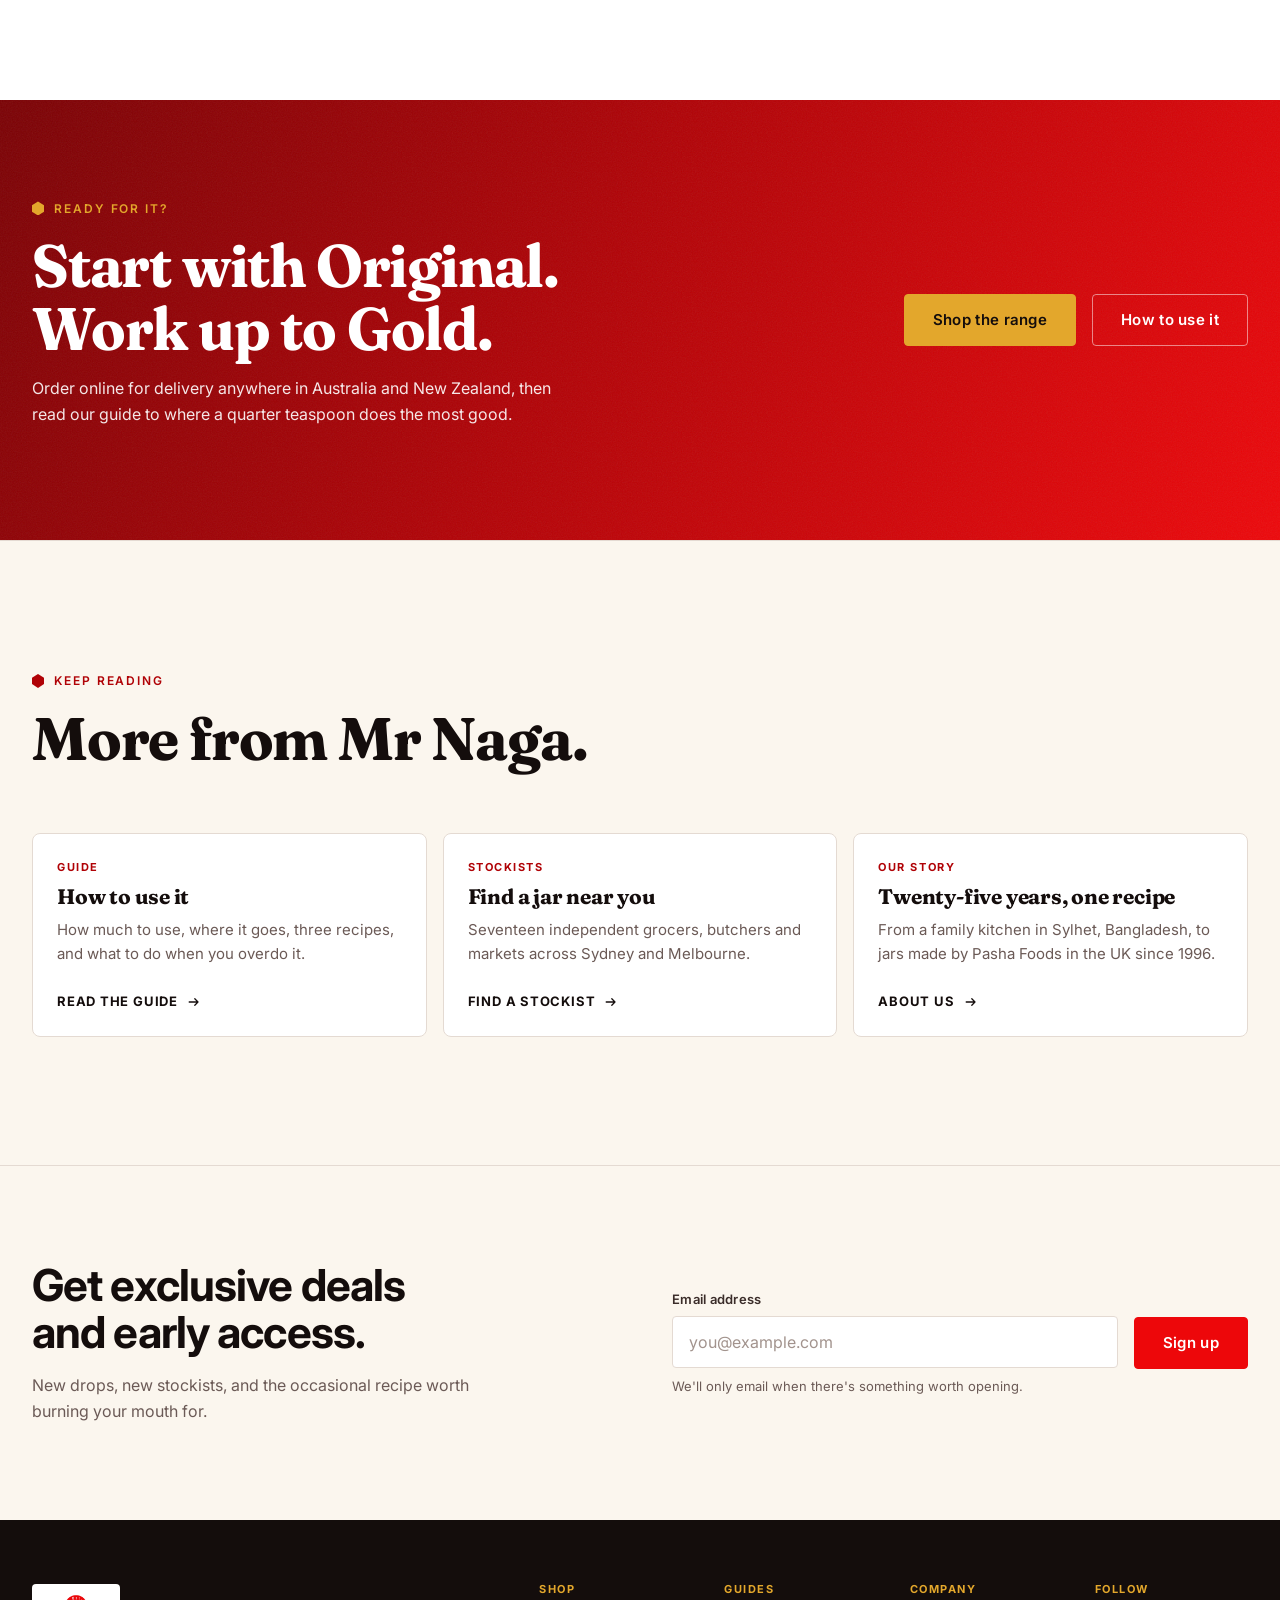
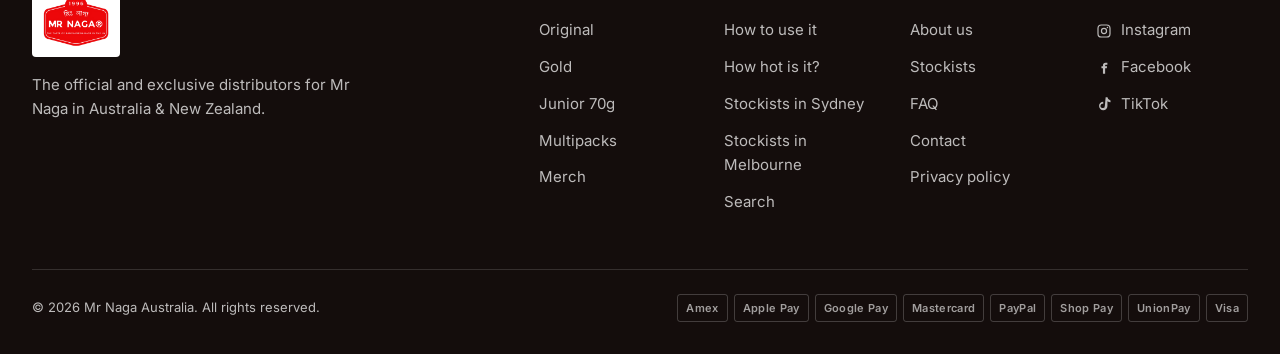
<file: how-hot-is-it.html>
<!DOCTYPE html>
<html lang="en-AU">
<head>
<meta charset="utf-8">
<meta name="viewport" content="width=device-width, initial-scale=1">
<title>How Hot Is Mr Naga? Scoville Rating &amp; Heat Guide | Australia &amp; New Zealand</title>
<meta name="description" content="Mr Naga rates 855,000 to 1,041,427 Scoville Heat Units. See how the naga ghost pepper compares to jalapeño, habanero and the Carolina Reaper, how much to use, and how to handle it safely.">
<meta name="theme-color" content="#ED070A">

<link rel="icon" href="assets/images/logo-mr-naga.png">
<link rel="preconnect" href="https://fonts.googleapis.com">
<link rel="preconnect" href="https://fonts.gstatic.com" crossorigin>
<link rel="preload" as="image" href="assets/images/hero-chilli-montage.webp" fetchpriority="high">
<link href="https://fonts.googleapis.com/css2?family=Fraunces:opsz,wght,SOFT,WONK@9..144,700..900,20..30,1&family=Inter:ital,opsz,wght@0,14..32,400..700;1,14..32,400..700&display=swap" rel="stylesheet">
<link rel="stylesheet" href="assets/css/style.css">
<link rel="stylesheet" href="assets/css/guide.css">
</head>
<body>

<a class="skip-link" href="#main">Skip to content</a>

<div class="announcement" role="region" aria-label="Announcement">
  <div class="announcement__inner">
    <p>New Stockist in Bella Vista. Mini and Junior sizes available. <a href="index.html#range">Check out our Merch.</a></p>
  </div>
</div>

<header class="site-header" id="siteHeader">
  <div class="site-header__inner">

    <button class="hdr-icon hdr-icon--menu" type="button" id="menuToggle"
            aria-label="Open menu" aria-expanded="false" aria-controls="mobileNav">
      <svg viewBox="0 0 14 14" aria-hidden="true" focusable="false">
        <path d="M1 3.5H13" stroke="currentColor" stroke-width="1.2" stroke-linecap="round"/>
        <path d="M1 10.5H13" stroke="currentColor" stroke-width="1.2" stroke-linecap="round"/>
      </svg>
    </button>

    <nav class="site-nav" aria-label="Primary">
      <ul>
        <li><a href="index.html">Home</a></li>
        <li><a href="index.html#range">Products</a></li>
        <li><a href="contact.html">Contact</a></li>
        <li><a href="about-us.html">About us</a></li>
        <li><a href="stockists.html">Stockists</a></li>
        <li><a href="index.html#faq">FAQ</a></li>
      </ul>
    </nav>

    <a class="site-logo" href="index.html" aria-label="Mr Naga — home">
      <img src="assets/images/logo-mr-naga.png"
           alt="Mr Naga" width="96" height="96" fetchpriority="high">
    </a>

    <div class="site-utils">
      <div class="currency">
        <button type="button" class="currency__btn" id="currencyBtn"
                aria-expanded="false" aria-haspopup="listbox" aria-label="Currency: Australian Dollar. Change region">
          <span>AUD</span>
          <svg viewBox="0 0 10 6" aria-hidden="true" focusable="false"><path d="M1 1l4 4 4-4" stroke="currentColor" stroke-width="1.2" fill="none" stroke-linecap="round" stroke-linejoin="round"/></svg>
        </button>
        <ul class="currency__menu" id="currencyMenu" role="listbox" aria-label="Region" hidden>
          <li role="option" aria-selected="true"><button type="button">Australia (AUD)</button></li>
          <li role="option" aria-selected="false"><button type="button">New Zealand (NZD)</button></li>
        </ul>
      </div>

      <a class="hdr-icon" href="search.html" aria-label="Search">
        <svg viewBox="0 0 20 20" aria-hidden="true" focusable="false">
          <circle cx="9" cy="9" r="6" stroke="currentColor" stroke-width="1.3" fill="none"/>
          <path d="M13.5 13.5L17 17" stroke="currentColor" stroke-width="1.3" stroke-linecap="round"/>
        </svg>
      </a>

      <button class="hdr-icon" type="button" aria-label="Account">
        <svg viewBox="0 0 20 20" aria-hidden="true" focusable="false">
          <circle cx="10" cy="7" r="3.2" stroke="currentColor" stroke-width="1.3" fill="none"/>
          <path d="M4 17c0-3.2 2.7-5.2 6-5.2s6 2 6 5.2" stroke="currentColor" stroke-width="1.3" fill="none" stroke-linecap="round"/>
        </svg>
      </button>

      <button class="hdr-icon hdr-icon--cart" type="button" aria-label="Cart, 0 items">
        <svg viewBox="0 0 20 20" aria-hidden="true" focusable="false">
          <path d="M4.5 6h11l-1 11h-9l-1-11z" stroke="currentColor" stroke-width="1.3" fill="none" stroke-linejoin="round"/>
          <path d="M7.5 8V5.5a2.5 2.5 0 015 0V8" stroke="currentColor" stroke-width="1.3" fill="none" stroke-linecap="round"/>
        </svg>
      </button>
    </div>
  </div>

  <nav class="mobile-nav" id="mobileNav" aria-label="Mobile" hidden>
    <ul>
      <li><a href="index.html">Home</a></li>
      <li><a href="index.html#range">Products</a></li>
      <li><a href="contact.html">Contact</a></li>
      <li><a href="about-us.html">About us</a></li>
      <li><a href="stockists.html">Stockists</a></li>
      <li><a href="index.html#faq">FAQ</a></li>
      <li><a href="how-to-use.html">How to use it</a></li>
      <li><a href="how-hot-is-it.html" aria-current="page">How hot is it?</a></li>
    </ul>
  </nav>
</header>

<main id="main">

<!-- ============================================================ PAGE HERO ============================================================ -->
<section class="page-hero gd-hero" aria-labelledby="hhTitle">
  <div class="page-hero__bg" aria-hidden="true">
    <img src="assets/images/hero-chilli-montage.webp" alt=""
         width="1600" height="900" fetchpriority="high">
  </div>
  <div class="page-hero__scrim" aria-hidden="true"></div>
  <div class="page-hero__glow" aria-hidden="true"></div>
  <div class="page-hero__grain" aria-hidden="true"></div>

  <div class="wrap page-hero__inner">

    <div class="page-hero__copy">
      <nav class="crumb" aria-label="Breadcrumb">
        <ol>
          <li><a href="index.html">Home</a></li>
          <li>Guides</li>
          <li aria-current="page">How hot is it?</li>
        </ol>
      </nav>

      <p class="eyebrow eyebrow--light"><span class="eyebrow__badge" aria-hidden="true"></span>Scoville rating &amp; heat guide</p>

      <h1 class="page-hero__title" id="hhTitle">How hot is<br><em>Mr&nbsp;Naga?</em></h1>

      <p class="page-hero__lede">
        Between 855,000 and 1,041,427 Scoville Heat Units. Here is what that number means,
        how it compares, and how much to actually put in your food.
      </p>

      <div class="page-hero__actions">
        <a class="btn btn--primary" href="#scale">See the Scoville scale</a>
        <a class="btn btn--outline-light" href="#dose">How much to use</a>
      </div>

      <div class="page-hero__stats">
        <div class="stat"><b>1.04M</b><span>Peak SHU</span></div>
        <div class="stat"><b>200×</b><span>A jalapeño</span></div>
        <div class="stat"><b>2007</b><span>World record</span></div>
      </div>
    </div>

    <figure class="page-hero__figure">
      <span class="page-hero__frame" aria-hidden="true"></span>
      <img src="assets/images/hero-jars-trio.png"
           alt="Three jars of Mr Naga chilli pickle: Gold, Original hot pepper pickle, and Gold extra hot"
           width="1024" height="1024" fetchpriority="high">
      <p class="gd-tag">
        <span>Scoville rating</span>
        <b>855K–1.04M<small>SHU</small></b>
      </p>
    </figure>

  </div>

  <div class="page-hero__rule" aria-hidden="true"></div>
</section>

<!-- ============================================================ ON THIS PAGE ============================================================ -->
<nav class="onpage" aria-label="On this page">
  <div class="wrap onpage__inner">
    <p class="onpage__label">On this page</p>
    <ul>
      <li><a href="#numbers"><span>01</span>By the numbers</a></li>
      <li><a href="#scale"><span>02</span>Scoville scale</a></li>
      <li><a href="#dose"><span>03</span>How much to use</a></li>
      <li><a href="#flavour"><span>04</span>Flavour</a></li>
      <li><a href="#jars"><span>05</span>Original or Gold</a></li>
      <li><a href="#safety"><span>06</span>Safety</a></li>
    </ul>
  </div>
</nav>

<!-- ============================================================ BY THE NUMBERS ============================================================ -->
<section class="section" id="numbers" aria-labelledby="numbersHeading">
  <div class="wrap">
    <header class="section-head">
      <p class="eyebrow"><span class="eyebrow__badge" aria-hidden="true"></span>The naga ghost pepper by numbers</p>
      <h2 class="section-title" id="numbersHeading">Once the hottest<br>chilli on earth.</h2>
      <p class="section-lede">
        Mr Naga is made with the naga ghost pepper, known in Bangladesh as <i>naga morich</i> and to the
        rest of the world as Bhut Jolokia, the ghost pepper.
      </p>
    </header>

    <ul class="gd-facts">
      <li class="gd-fact reveal" style="--d:0ms">
        <p class="gd-fact__label">Scoville rating</p>
        <span class="gd-fact__num">1,041,427</span>
        <p>Top of the range. The naga rates between 855,000 and 1,041,427 SHU.</p>
      </li>
      <li class="gd-fact reveal" style="--d:80ms">
        <p class="gd-fact__label">Versus jalapeño</p>
        <span class="gd-fact__num"><em>~200</em>×</span>
        <p>Roughly two hundred times hotter than the jalapeño on your nachos.</p>
      </li>
      <li class="gd-fact reveal" style="--d:160ms">
        <p class="gd-fact__label">Versus habanero</p>
        <span class="gd-fact__num"><em>~3</em>×</span>
        <p>About three times the heat of a habanero, the usual benchmark for "very hot".</p>
      </li>
      <li class="gd-fact reveal" style="--d:240ms">
        <p class="gd-fact__label">Guinness World Record</p>
        <span class="gd-fact__num">2007<em>–</em>11</span>
        <p>Held the record for the hottest chilli on earth for four years running.</p>
      </li>
    </ul>
  </div>
</section>

<!-- ============================================================ SCOVILLE SCALE ============================================================ -->
<section class="section gd-section-cream" id="scale" aria-labelledby="scaleHeading">
  <div class="wrap">
    <header class="section-head">
      <p class="eyebrow"><span class="eyebrow__badge" aria-hidden="true"></span>Scoville scale comparison</p>
      <h2 class="section-title" id="scaleHeading">Where the naga sits.</h2>
      <p class="section-lede">
        From capsicum to Pepper X. The naga lands among the true superhots, just below the
        modern record-breakers.
      </p>
    </header>

    <figure class="gd-scale reveal">
      <div class="gd-scale__head">
        <h3>Scoville Heat Units by chilli</h3>
        <p>Log scale — each gridline is ten times hotter than the last.</p>
      </div>

      <table>
        <caption class="visually-hidden">Scoville Heat Units for common chillies, from capsicum to Pepper X, with the naga ghost pepper used in Mr Naga highlighted.</caption>
        <thead>
          <tr>
            <th scope="col">Chilli</th>
            <th scope="col">SHU</th>
            <th scope="col" class="gd-scale__bar" aria-label="Range on a log scale">
              <span class="gd-axis" aria-hidden="true">
                <span style="left:0">1K</span>
                <span style="left:28.571%">10K</span>
                <span style="left:57.143%">100K</span>
                <span style="left:85.714%">1M</span>
              </span>
            </th>
          </tr>
        </thead>
        <tbody>
          <tr>
            <th scope="row" class="gd-scale__name"><b>Capsicum</b><small>Bell pepper</small></th>
            <td class="gd-scale__shu">0</td>
            <td class="gd-scale__bar"><span class="gd-track"><span class="gd-bar" style="--a:0;--b:0" data-tip="Capsicum · 0 SHU, no heat"></span></span></td>
          </tr>
          <tr>
            <th scope="row" class="gd-scale__name"><b>Jalapeño</b></th>
            <td class="gd-scale__shu">2,500 – 8,000</td>
            <td class="gd-scale__bar"><span class="gd-track"><span class="gd-bar" style="--a:11.4;--b:25.8" data-tip="Jalapeño · 2,500–8,000 SHU"></span></span></td>
          </tr>
          <tr>
            <th scope="row" class="gd-scale__name"><b>Cayenne</b></th>
            <td class="gd-scale__shu">30,000 – 50,000</td>
            <td class="gd-scale__bar"><span class="gd-track"><span class="gd-bar" style="--a:42.2;--b:48.5" data-tip="Cayenne · 30,000–50,000 SHU"></span></span></td>
          </tr>
          <tr>
            <th scope="row" class="gd-scale__name"><b>Bird's eye</b><small>Thai chilli</small></th>
            <td class="gd-scale__shu">50,000 – 100,000</td>
            <td class="gd-scale__bar"><span class="gd-track"><span class="gd-bar" style="--a:48.5;--b:57.1" data-tip="Bird's eye · 50,000–100,000 SHU"></span></span></td>
          </tr>
          <tr>
            <th scope="row" class="gd-scale__name"><b>Habanero</b></th>
            <td class="gd-scale__shu">100,000 – 350,000</td>
            <td class="gd-scale__bar"><span class="gd-track"><span class="gd-bar" style="--a:57.1;--b:72.7" data-tip="Habanero · 100,000–350,000 SHU"></span></span></td>
          </tr>
          <tr>
            <th scope="row" class="gd-scale__name"><b>Scotch bonnet</b></th>
            <td class="gd-scale__shu">100,000 – 350,000</td>
            <td class="gd-scale__bar"><span class="gd-track"><span class="gd-bar" style="--a:57.1;--b:72.7" data-tip="Scotch bonnet · 100,000–350,000 SHU"></span></span></td>
          </tr>
          <tr class="is-naga">
            <th scope="row" class="gd-scale__name"><b>Naga ghost pepper</b><small>Bhut Jolokia · in Mr Naga</small></th>
            <td class="gd-scale__shu">855,000 – 1,041,427</td>
            <td class="gd-scale__bar"><span class="gd-track">
              <span class="gd-pin" style="--a:83.8" aria-hidden="true">Mr Naga</span>
              <span class="gd-bar gd-bar--end" style="--a:83.8;--b:86.2" data-tip="Naga · 855,000–1,041,427 SHU"></span>
            </span></td>
          </tr>
          <tr>
            <th scope="row" class="gd-scale__name"><b>Trinidad Scorpion</b></th>
            <td class="gd-scale__shu">1,200,000 – 2,000,000</td>
            <td class="gd-scale__bar"><span class="gd-track"><span class="gd-bar gd-bar--end" style="--a:88;--b:94.3" data-tip="Trinidad Scorpion · 1.2M–2M SHU"></span></span></td>
          </tr>
          <tr>
            <th scope="row" class="gd-scale__name"><b>Carolina Reaper</b></th>
            <td class="gd-scale__shu">1,400,000 – 2,200,000</td>
            <td class="gd-scale__bar"><span class="gd-track"><span class="gd-bar gd-bar--end" style="--a:89.9;--b:95.5" data-tip="Carolina Reaper · 1.4M–2.2M SHU"></span></span></td>
          </tr>
          <tr>
            <th scope="row" class="gd-scale__name"><b>Pepper X</b></th>
            <td class="gd-scale__shu">2,693,000</td>
            <td class="gd-scale__bar"><span class="gd-track"><span class="gd-bar gd-bar--end" style="--a:97.7;--b:98" data-tip="Pepper X · 2,693,000 SHU"></span></span></td>
          </tr>
        </tbody>
      </table>

      <figcaption>
        <span class="gd-key gd-key--naga"><i aria-hidden="true"></i>Naga ghost pepper, the chilli in Mr Naga</span>
        <span class="gd-key"><i aria-hidden="true"></i>Other chillies</span>
      </figcaption>
    </figure>
  </div>
</section>

<!-- ============================================================ DOSE ============================================================ -->
<section class="section" id="dose" aria-labelledby="doseHeading">
  <div class="wrap gd-split">

    <div class="gd-split__aside">
      <p class="eyebrow"><span class="eyebrow__badge" aria-hidden="true"></span>What that means in the jar</p>
      <h2 class="section-title" id="doseHeading">Mr Naga is<br>a pickle.</h2>
      <p class="section-lede">
        A Scoville rating measures the chilli, not the product.
      </p>
      <p>
        In Mr Naga the naga is cured with oil, salt and spices, which changes how the heat
        arrives: slower, rounder, carried on flavour rather than delivered as a spike. It is still
        properly hot. It is just not a dare.
      </p>
      <blockquote class="gd-quote">
        <p>Start with a quarter teaspoon. You can always add more.</p>
      </blockquote>
    </div>

    <ol class="gd-doses" aria-label="How hot each amount feels, in a dish for four">
      <li class="gd-dose reveal" style="--d:0ms">
        <span class="gd-dose__amt">¼<small>tsp</small></span>
        <div>
          <h3>Noticeable warmth</h3>
          <p>The smoke comes through first. A good place for anyone new to the naga.</p>
          <div class="heat" role="img" aria-label="Heat: 1 out of 5">
            <span class="heat__pips" aria-hidden="true"><i class="on"></i><i></i><i></i><i></i><i></i></span>
          </div>
        </div>
      </li>
      <li class="gd-dose gd-dose--hot reveal" style="--d:80ms">
        <span class="gd-dose__flag">Most popular</span>
        <span class="gd-dose__amt">½<small>tsp</small></span>
        <div>
          <h3>Properly hot</h3>
          <p>The amount most people settle on. Real heat, with the flavour still in front.</p>
          <div class="heat" role="img" aria-label="Heat: 3 out of 5">
            <span class="heat__pips" aria-hidden="true"><i class="on"></i><i class="on"></i><i class="on"></i><i></i><i></i></span>
          </div>
        </div>
      </li>
      <li class="gd-dose reveal" style="--d:160ms">
        <span class="gd-dose__amt">1<small>tsp</small></span>
        <div>
          <h3>Memorable</h3>
          <p>A dish people will talk about afterwards. Have the yoghurt ready.</p>
          <div class="heat" role="img" aria-label="Heat: 4 out of 5">
            <span class="heat__pips" aria-hidden="true"><i class="on"></i><i class="on"></i><i class="on"></i><i class="on"></i><i></i></span>
          </div>
        </div>
      </li>
      <li class="gd-dose gd-dose--max reveal" style="--d:240ms">
        <span class="gd-dose__amt">Neat<small>spoon</small></span>
        <div>
          <h3>Genuinely painful</h3>
          <p>Straight from the spoon. We do not recommend it, and we know some of you will anyway.</p>
          <div class="heat" role="img" aria-label="Heat: 5 out of 5">
            <span class="heat__pips" aria-hidden="true"><i class="on"></i><i class="on"></i><i class="on"></i><i class="on"></i><i class="on"></i></span>
          </div>
        </div>
      </li>
    </ol>

  </div>
</section>

<!-- ============================================================ FLAVOUR ============================================================ -->
<section class="section gd-ink" id="flavour" aria-labelledby="flavourHeading">
  <div class="gd-ink__bg" aria-hidden="true">
    <img src="assets/images/chilli-montage.webp" alt="" width="800" height="1200" loading="lazy">
  </div>

  <div class="wrap gd-ink__inner">
    <div>
      <p class="eyebrow eyebrow--light"><span class="eyebrow__badge" aria-hidden="true"></span>Heat with flavour underneath</p>
      <h2 class="visually-hidden" id="flavourHeading">Flavour</h2>
      <p class="gd-flavour-quote">
        “Smoky, slightly fruity, <em>almost sweet</em> at the edges.”
      </p>
      <p>
        Plenty of hot products get their heat from extract. That gives you burn and nothing else.
        The ghost pepper has real flavour underneath the heat, and pickling it whole keeps that
        flavour in the jar.
      </p>
    </div>

    <ul class="gd-notes" aria-label="Flavour notes">
      <li class="reveal" style="--d:0ms">
        <svg viewBox="0 0 24 24" aria-hidden="true" focusable="false"><path d="M12 3c1.5 3 4.5 4.5 4.5 8.5a4.5 4.5 0 01-9 0c0-1.8.8-3 1.8-4 .2 1.4.9 2.4 2 2.8C10.6 8 11 5.4 12 3z" fill="none" stroke="currentColor" stroke-width="1.4" stroke-linejoin="round"/><path d="M9 20.5h6" stroke="currentColor" stroke-width="1.4" stroke-linecap="round"/></svg>
        <div><b>Smoky</b><span>The signature of the naga. It sits under everything else in the dish.</span></div>
      </li>
      <li class="reveal" style="--d:80ms">
        <svg viewBox="0 0 24 24" aria-hidden="true" focusable="false"><path d="M12 7c-4 0-7 3-7 7 0 3.5 3 6.5 7 6.5s7-3 7-6.5c0-4-3-7-7-7z" fill="none" stroke="currentColor" stroke-width="1.4"/><path d="M12 7c0-2 1-3.5 3-4" fill="none" stroke="currentColor" stroke-width="1.4" stroke-linecap="round"/></svg>
        <div><b>Slightly fruity</b><span>A bright, ripe note that keeps the heat from tasting flat.</span></div>
      </li>
      <li class="reveal" style="--d:160ms">
        <svg viewBox="0 0 24 24" aria-hidden="true" focusable="false"><path d="M12 3l2.4 5.6 6 .5-4.6 4 1.4 6L12 16l-5.2 3.1 1.4-6-4.6-4 6-.5L12 3z" fill="none" stroke="currentColor" stroke-width="1.4" stroke-linejoin="round"/></svg>
        <div><b>Almost sweet at the edges</b><span>Rounded off by oil, salt and pickling spices, so the heat arrives slowly.</span></div>
      </li>
    </ul>
  </div>
</section>

<!-- ============================================================ ORIGINAL vs GOLD ============================================================ -->
<section class="section compare" id="jars" aria-labelledby="jarsHeading">
  <div class="wrap">
    <header class="section-head section-head--left">
      <p class="eyebrow"><span class="eyebrow__badge" aria-hidden="true"></span>Two jars, two heat levels</p>
      <h2 class="section-title" id="jarsHeading">Original or Gold.</h2>
      <p class="section-lede">
        New to the naga? Start with Original. Already know what you are doing? Gold is the
        hotter, more chilli-forward jar.
      </p>
    </header>

    <div class="compare__grid">
      <article class="heat-card heat-card--original reveal">
        <div class="heat-card__media">
          <img src="assets/images/compare-original.webp"
               alt="Jar of Mr Naga Original hot pepper pickle, very hot" loading="lazy" width="800" height="1060">
        </div>
        <div class="heat-card__body">
          <p class="heat-card__kicker">Start here</p>
          <h3>Original</h3>
          <p>A balanced blend of naga and pickling spices. Smoky and properly hot, but the chilli
             supports the dish rather than taking it over.</p>
          <div class="heat" role="img" aria-label="Heat level: 4 out of 5. Very hot.">
            <span class="heat__label">Very Hot</span>
            <span class="heat__pips" aria-hidden="true">
              <i class="on"></i><i class="on"></i><i class="on"></i><i class="on"></i><i></i>
            </span>
          </div>
          <a class="btn btn--dark btn--sm" href="index.html#range">Shop Original — $16.00</a>
        </div>
      </article>

      <article class="heat-card heat-card--gold reveal" style="--d:120ms">
        <div class="heat-card__media">
          <img src="assets/images/compare-gold.webp"
               alt="Jar of Mr Naga Gold hot pepper pickle, extra hot" loading="lazy" width="800" height="1060">
        </div>
        <div class="heat-card__body">
          <p class="heat-card__kicker">For the fearless</p>
          <h3>Gold</h3>
          <p>95% naga chilli. Deeper, hotter and more pepper-forward, so you taste the naga itself
             first. For people who already know they like it.</p>
          <div class="heat" role="img" aria-label="Heat level: 5 out of 5. Extra hot.">
            <span class="heat__label">Extra Hot</span>
            <span class="heat__pips" aria-hidden="true">
              <i class="on"></i><i class="on"></i><i class="on"></i><i class="on"></i><i class="on"></i>
            </span>
          </div>
          <a class="btn btn--dark btn--sm" href="index.html#range">Shop Gold — $18.00</a>
        </div>
      </article>
    </div>
  </div>
</section>

<!-- ============================================================ SAFETY ============================================================ -->
<section class="section" id="safety" aria-labelledby="safetyHeading">
  <div class="wrap">
    <header class="section-head">
      <p class="eyebrow"><span class="eyebrow__badge" aria-hidden="true"></span>Safety precautions</p>
      <h2 class="section-title" id="safetyHeading">Handle with respect.</h2>
      <p class="section-lede">It is a food, and a very good one. It is also a superhot chilli. A few sensible rules.</p>
    </header>

    <ul class="gd-safety">
      <li class="reveal" style="--d:0ms">
        <svg viewBox="0 0 24 24" aria-hidden="true" focusable="false"><circle cx="12" cy="7" r="3" fill="none" stroke="currentColor" stroke-width="1.4"/><path d="M6.5 20c0-3.3 2.5-5.5 5.5-5.5s5.5 2.2 5.5 5.5" fill="none" stroke="currentColor" stroke-width="1.4" stroke-linecap="round"/><path d="M4 4l16 16" stroke="currentColor" stroke-width="1.6" stroke-linecap="round"/></svg>
        <b>Keep it out of reach of children.</b>
        <span>Store the jar up high, lid on, in the fridge once opened.</span>
      </li>
      <li class="reveal" style="--d:80ms">
        <svg viewBox="0 0 24 24" aria-hidden="true" focusable="false"><path d="M7 11V6.5a1.5 1.5 0 013 0V11m0-5.5V5a1.5 1.5 0 013 0v6m0-4.5a1.5 1.5 0 013 0V12m0-3a1.5 1.5 0 013 0v5c0 3.9-2.6 7-6.5 7S7 19 6 16.5L4.6 13a1.4 1.4 0 012.4-1.4L8 13" fill="none" stroke="currentColor" stroke-width="1.4" stroke-linecap="round" stroke-linejoin="round"/></svg>
        <b>Wash your hands with soap and oil.</b>
        <span>Not just water. Capsaicin is oil soluble, so water only moves it around.</span>
      </li>
      <li class="reveal" style="--d:160ms">
        <svg viewBox="0 0 24 24" aria-hidden="true" focusable="false"><path d="M2.5 12S6 5.5 12 5.5 21.5 12 21.5 12 18 18.5 12 18.5 2.5 12 2.5 12z" fill="none" stroke="currentColor" stroke-width="1.4" stroke-linejoin="round"/><circle cx="12" cy="12" r="3" fill="none" stroke="currentColor" stroke-width="1.4"/><path d="M4 4l16 16" stroke="currentColor" stroke-width="1.6" stroke-linecap="round"/></svg>
        <b>Do not touch your eyes.</b>
        <span>And do not touch anyone else's. Wash first, every time.</span>
      </li>
      <li class="reveal" style="--d:240ms">
        <svg viewBox="0 0 24 24" aria-hidden="true" focusable="false"><path d="M12 20.5s-7.5-4.6-7.5-9.6A4.4 4.4 0 0112 8.4a4.4 4.4 0 017.5 2.5c0 5-7.5 9.6-7.5 9.6z" fill="none" stroke="currentColor" stroke-width="1.4" stroke-linejoin="round"/><path d="M7.5 12.5h2.5l1-2 2 4 1-2h2.5" fill="none" stroke="currentColor" stroke-width="1.4" stroke-linecap="round" stroke-linejoin="round"/></svg>
        <b>Check with your health first.</b>
        <span>Not recommended if you have a sensitive stomach, reflux, or a heart condition.</span>
      </li>
    </ul>
  </div>
</section>

<!-- ============================================================ CTA ============================================================ -->
<section class="cta-band" aria-labelledby="ctaHeading">
  <div class="cta-band__grain" aria-hidden="true"></div>
  <div class="wrap cta-band__inner">
    <div>
      <p class="eyebrow eyebrow--light"><span class="eyebrow__badge" aria-hidden="true"></span>Ready for it?</p>
      <h2 class="section-title section-title--light" id="ctaHeading">Start with Original.<br>Work up to Gold.</h2>
      <p>Order online for delivery anywhere in Australia and New Zealand, then read our guide to
         where a quarter teaspoon does the most good.</p>
    </div>
    <div class="cta-band__actions">
      <a class="btn btn--gold" href="index.html#range">Shop the range</a>
      <a class="btn btn--outline-light" href="how-to-use.html">How to use it</a>
    </div>
  </div>
</section>

<!-- ============================================================ RELATED ============================================================ -->
<section class="section related" aria-labelledby="relatedHeading">
  <div class="wrap">
    <header class="section-head section-head--left">
      <p class="eyebrow"><span class="eyebrow__badge" aria-hidden="true"></span>Keep reading</p>
      <h2 class="section-title" id="relatedHeading">More from Mr Naga.</h2>
    </header>

    <div class="related__grid">
      <a class="related__card" href="how-to-use.html">
        <p class="related__kicker">Guide</p>
        <h3 class="related__title">How to use it</h3>
        <p>How much to use, where it goes, three recipes, and what to do when you overdo it.</p>
        <span class="related__go">Read the guide <svg viewBox="0 0 20 20" aria-hidden="true" focusable="false"><path d="M4 10h11M11 6l4 4-4 4" stroke="currentColor" stroke-width="1.6" fill="none" stroke-linecap="round" stroke-linejoin="round"/></svg></span>
      </a>
      <a class="related__card" href="stockists.html">
        <p class="related__kicker">Stockists</p>
        <h3 class="related__title">Find a jar near you</h3>
        <p>Seventeen independent grocers, butchers and markets across Sydney and Melbourne.</p>
        <span class="related__go">Find a stockist <svg viewBox="0 0 20 20" aria-hidden="true" focusable="false"><path d="M4 10h11M11 6l4 4-4 4" stroke="currentColor" stroke-width="1.6" fill="none" stroke-linecap="round" stroke-linejoin="round"/></svg></span>
      </a>
      <a class="related__card" href="about-us.html">
        <p class="related__kicker">Our story</p>
        <h3 class="related__title">Twenty-five years, one recipe</h3>
        <p>From a family kitchen in Sylhet, Bangladesh, to jars made by Pasha Foods in the UK since 1996.</p>
        <span class="related__go">About us <svg viewBox="0 0 20 20" aria-hidden="true" focusable="false"><path d="M4 10h11M11 6l4 4-4 4" stroke="currentColor" stroke-width="1.6" fill="none" stroke-linecap="round" stroke-linejoin="round"/></svg></span>
      </a>
    </div>
  </div>
</section>

<!-- ============================================================ NEWSLETTER ============================================================ -->
<section class="newsletter" id="signup">
  <div class="wrap newsletter__inner">
    <div class="newsletter__copy">
      <h2>Get exclusive deals<br>and early access.</h2>
      <p>New drops, new stockists, and the occasional recipe worth burning your mouth for.</p>
    </div>
    <form class="newsletter__form" id="signupForm" novalidate>
      <div class="field">
        <label for="email">Email address</label>
        <input type="email" id="email" name="email" inputmode="email" autocomplete="email"
               placeholder="you@example.com" required aria-describedby="emailHelp emailError">
        <p class="field__help" id="emailHelp">We'll only email when there's something worth opening.</p>
        <p class="field__error" id="emailError" role="alert" hidden></p>
      </div>
      <button class="btn btn--primary" type="submit" id="signupBtn">Sign up</button>
      <p class="field__success" id="signupSuccess" role="status" hidden>Thanks — you're on the list.</p>
    </form>
  </div>
</section>

</main>

<!-- ============================================================ FOOTER ============================================================ -->
<footer class="site-footer">
  <div class="wrap site-footer__top">
    <div class="site-footer__brand">
      <img src="assets/images/logo-mr-naga.png"
           alt="Mr Naga" width="88" height="88" loading="lazy">
      <p>The official and exclusive distributors for Mr Naga in Australia &amp; New Zealand.</p>
    </div>

    <nav class="site-footer__nav" aria-label="Footer">
      <div>
        <h2>Shop</h2>
        <ul>
          <li><a href="index.html#range">Original</a></li>
          <li><a href="index.html#range">Gold</a></li>
          <li><a href="index.html#range">Junior 70g</a></li>
          <li><a href="index.html#range">Multipacks</a></li>
          <li><a href="index.html#range">Merch</a></li>
        </ul>
      </div>
      <div>
        <h2>Guides</h2>
        <ul>
          <li><a href="how-to-use.html">How to use it</a></li>
          <li><a href="how-hot-is-it.html" aria-current="page">How hot is it?</a></li>
          <li><a href="stockists-sydney.html">Stockists in Sydney</a></li>
          <li><a href="stockists-melbourne.html">Stockists in Melbourne</a></li>
          <li><a href="search.html">Search</a></li>
        </ul>
      </div>
      <div>
        <h2>Company</h2>
        <ul>
          <li><a href="about-us.html">About us</a></li>
          <li><a href="stockists.html">Stockists</a></li>
          <li><a href="index.html#faq">FAQ</a></li>
          <li><a href="contact.html">Contact</a></li>
          <li><a href="https://www.mrnaga.com.au/policies/privacy-policy">Privacy policy</a></li>
        </ul>
      </div>
      <div>
        <h2>Follow</h2>
        <ul class="social">
          <li><a href="https://www.instagram.com/mr.naga_anz/" aria-label="Mr Naga on Instagram">
            <svg viewBox="0 0 24 24" aria-hidden="true" focusable="false"><rect x="4" y="4" width="16" height="16" rx="4.5" fill="none" stroke="currentColor" stroke-width="1.6"/><circle cx="12" cy="12" r="3.4" fill="none" stroke="currentColor" stroke-width="1.6"/><circle cx="16.6" cy="7.4" r="1" fill="currentColor"/></svg>
            <span>Instagram</span></a></li>
          <li><a href="https://www.facebook.com/MrNaga-ANZ" aria-label="Mr Naga on Facebook">
            <svg viewBox="0 0 24 24" aria-hidden="true" focusable="false"><path fill="currentColor" d="M14 9h2.5V6.2H14c-2.1 0-3.4 1.4-3.4 3.5V11H8.6v2.8h2V21h2.9v-7.2h2.2l.4-2.8h-2.6V9.9c0-.6.2-.9.5-.9z"/></svg>
            <span>Facebook</span></a></li>
          <li><a href="https://www.tiktok.com/@mr.naga.anz" aria-label="Mr Naga on TikTok">
            <svg viewBox="0 0 24 24" aria-hidden="true" focusable="false"><path fill="currentColor" d="M14.2 3h2.4a4.9 4.9 0 004.1 4.2v2.5a7.4 7.4 0 01-4.1-1.4v6.2A5.6 5.6 0 1111 9v2.7a2.9 2.9 0 102.1 2.8z"/></svg>
            <span>TikTok</span></a></li>
        </ul>
      </div>
    </nav>
  </div>

  <div class="wrap site-footer__bottom">
    <p class="copy">© 2026 Mr Naga Australia. All rights reserved.</p>
    <ul class="pay" aria-label="Accepted payment methods">
      <li>Amex</li><li>Apple&nbsp;Pay</li><li>Google&nbsp;Pay</li><li>Mastercard</li>
      <li>PayPal</li><li>Shop&nbsp;Pay</li><li>UnionPay</li><li>Visa</li>
    </ul>
  </div>
</footer>

<script src="assets/js/main.js" defer></script>
</body>
</html>
</file>
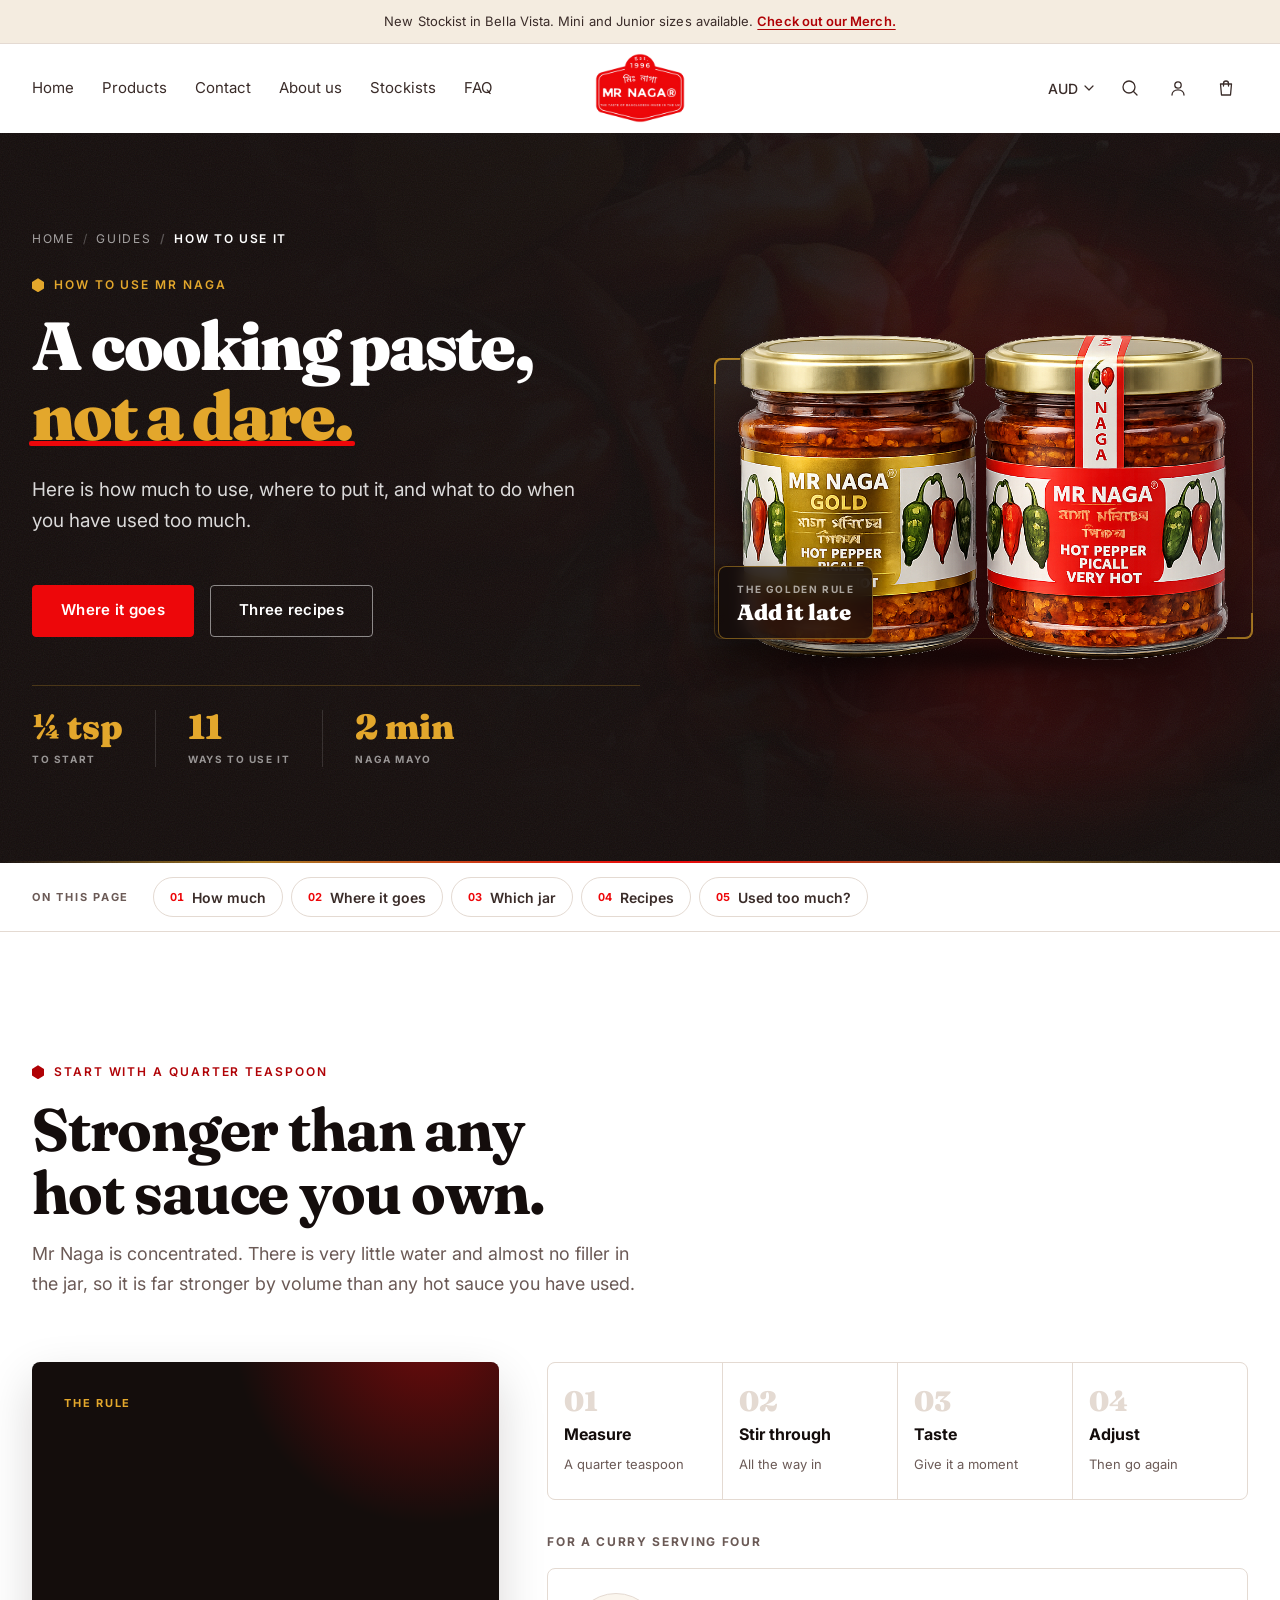
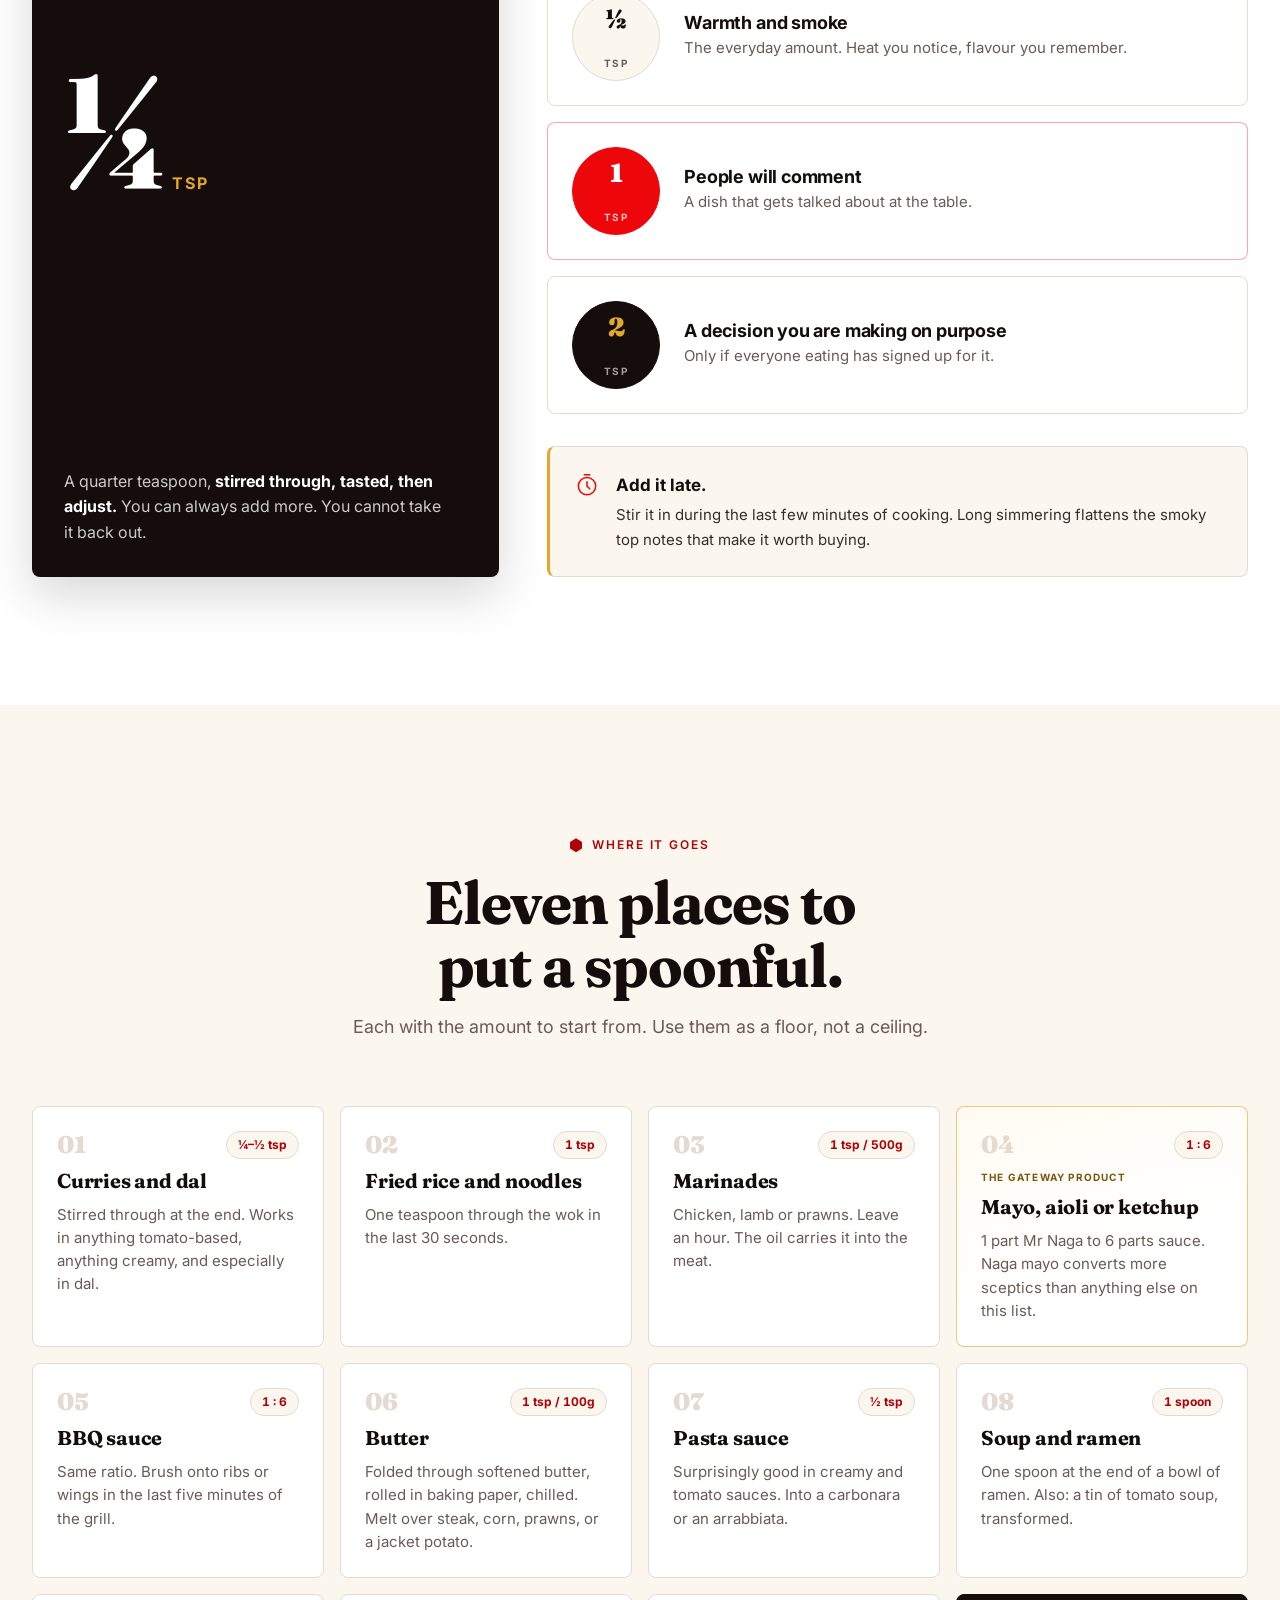
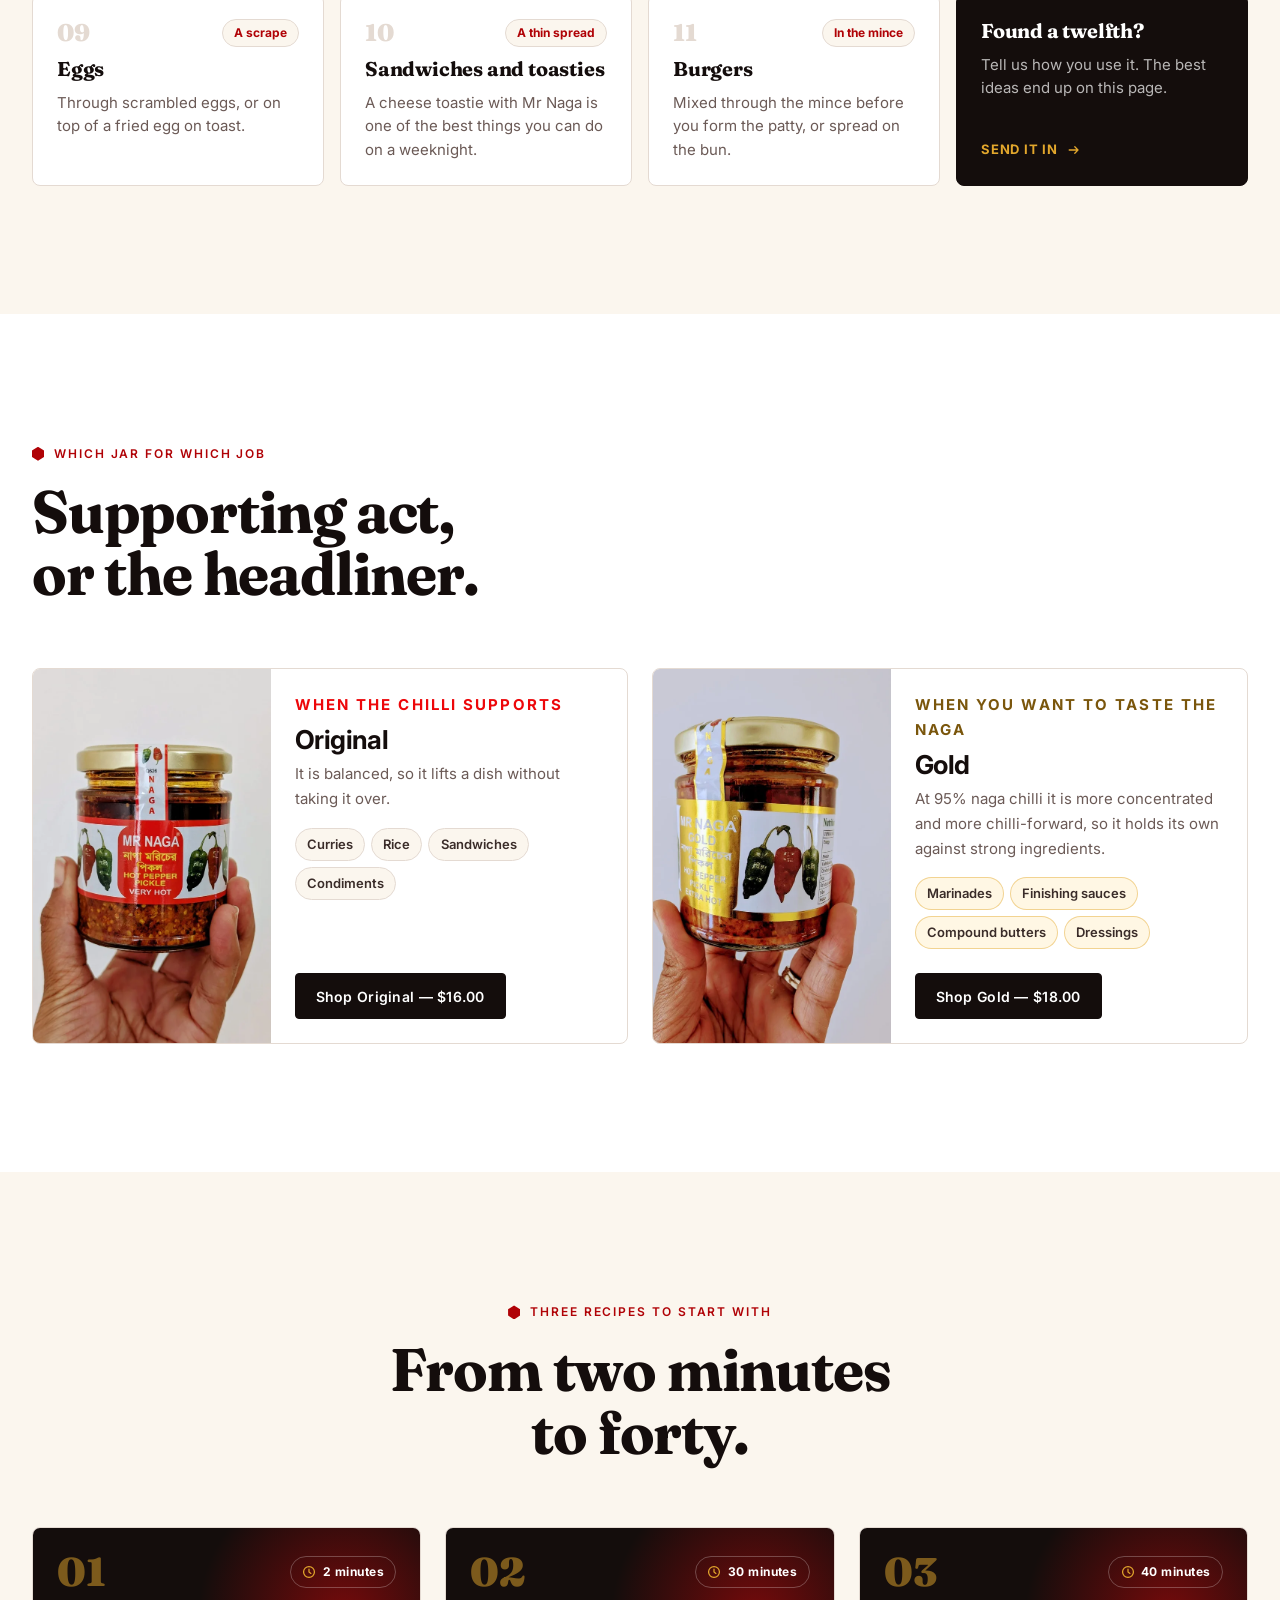
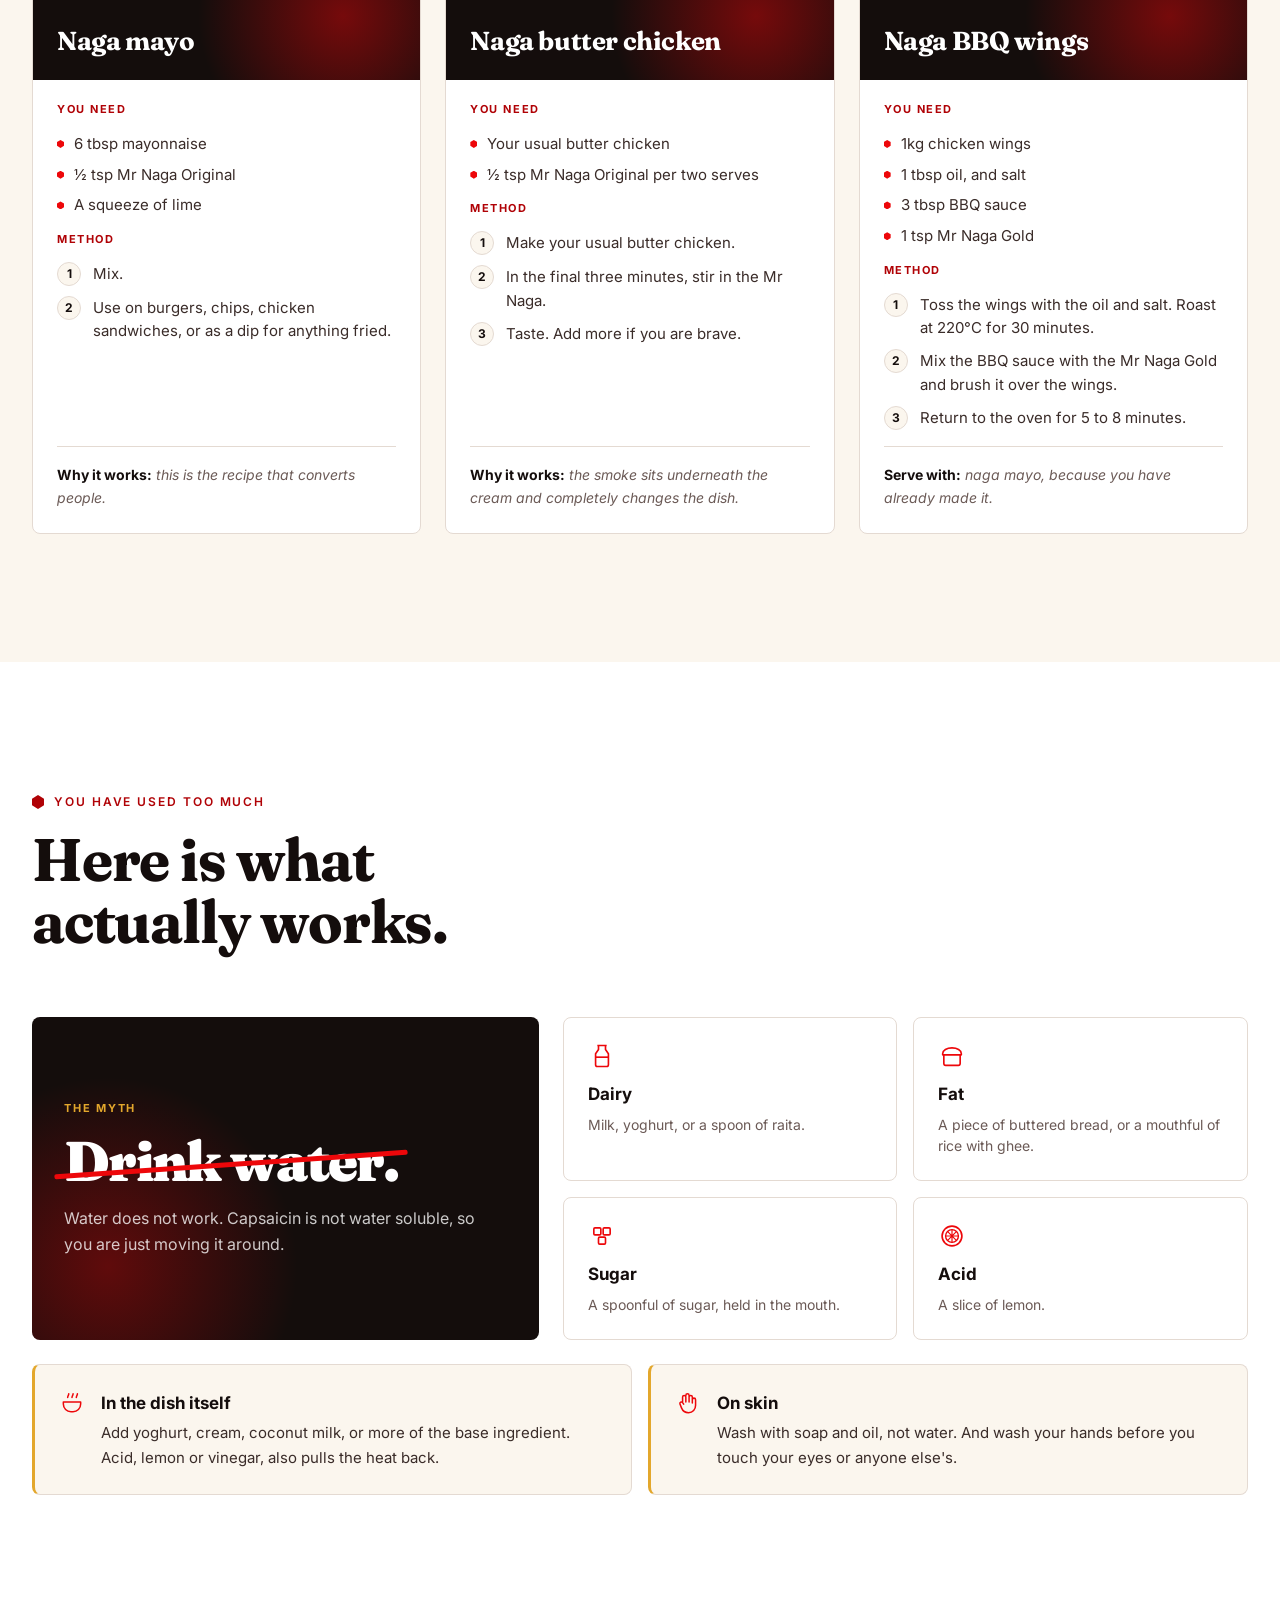
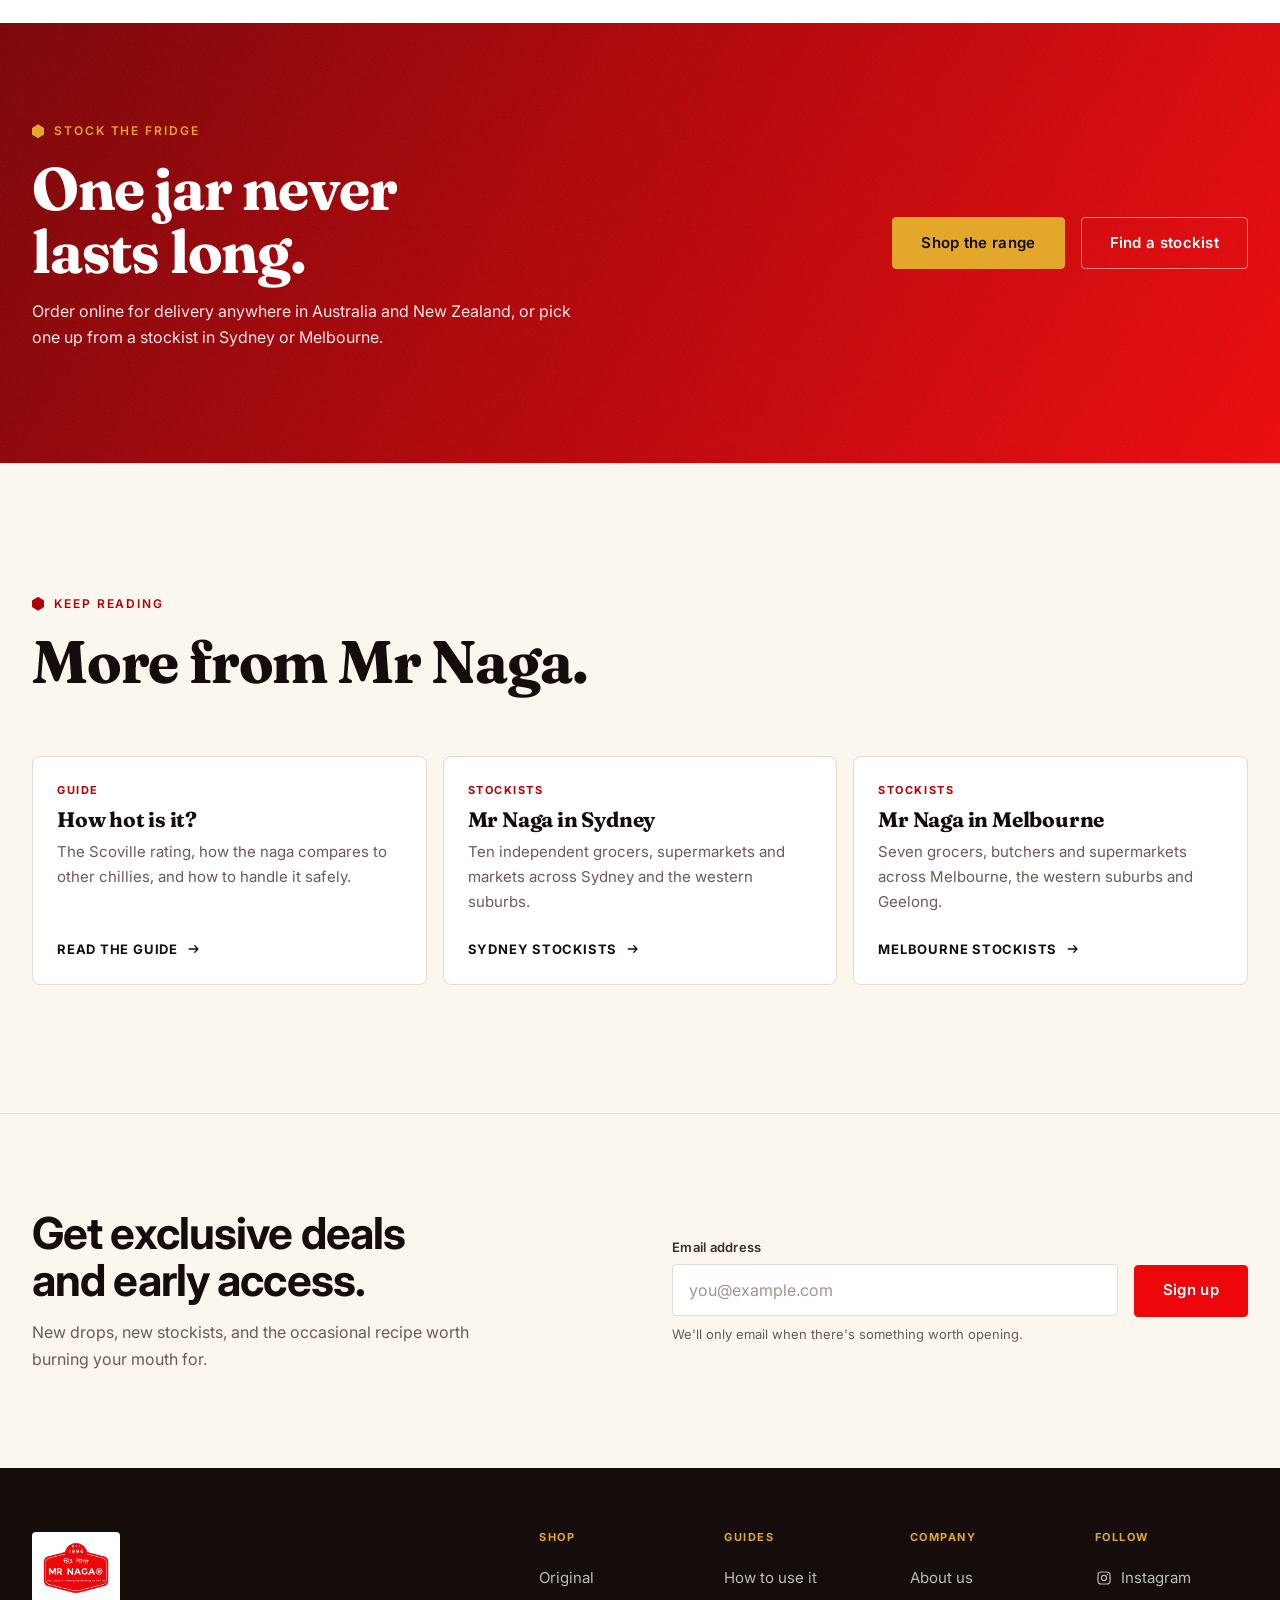
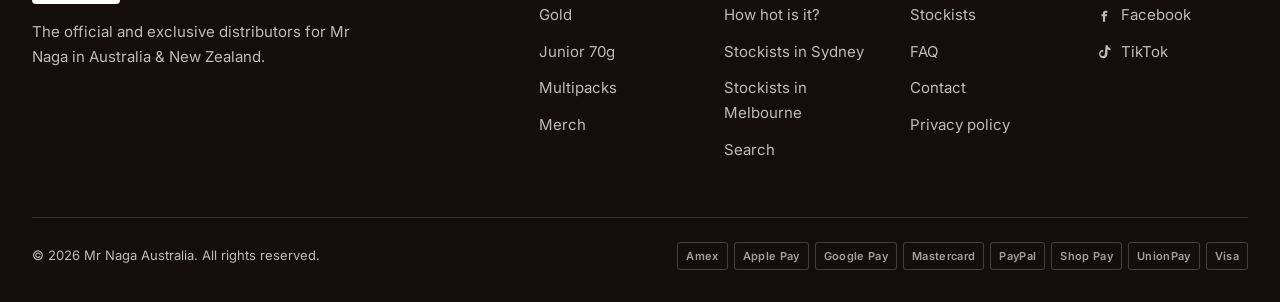
<file: how-to-use.html>
<!DOCTYPE html>
<html lang="en-AU">
<head>
<meta charset="utf-8">
<meta name="viewport" content="width=device-width, initial-scale=1">
<title>How to Use Mr Naga — Ghost Pepper Paste Guide &amp; Recipes | Australia &amp; New Zealand</title>
<meta name="description" content="Start with a quarter teaspoon. How much Mr Naga ghost pepper paste to use, eleven places to put it, three easy recipes, and what actually works when you have used too much.">
<meta name="theme-color" content="#ED070A">

<link rel="icon" href="assets/images/logo-mr-naga.png">
<link rel="preconnect" href="https://fonts.googleapis.com">
<link rel="preconnect" href="https://fonts.gstatic.com" crossorigin>
<link rel="preload" as="image" href="assets/images/hero-chilli-montage.webp" fetchpriority="high">
<link href="https://fonts.googleapis.com/css2?family=Fraunces:opsz,wght,SOFT,WONK@9..144,700..900,20..30,1&family=Inter:ital,opsz,wght@0,14..32,400..700;1,14..32,400..700&display=swap" rel="stylesheet">
<link rel="stylesheet" href="assets/css/style.css">
<link rel="stylesheet" href="assets/css/guide.css">
</head>
<body>

<a class="skip-link" href="#main">Skip to content</a>

<div class="announcement" role="region" aria-label="Announcement">
  <div class="announcement__inner">
    <p>New Stockist in Bella Vista. Mini and Junior sizes available. <a href="index.html#range">Check out our Merch.</a></p>
  </div>
</div>

<header class="site-header" id="siteHeader">
  <div class="site-header__inner">

    <button class="hdr-icon hdr-icon--menu" type="button" id="menuToggle"
            aria-label="Open menu" aria-expanded="false" aria-controls="mobileNav">
      <svg viewBox="0 0 14 14" aria-hidden="true" focusable="false">
        <path d="M1 3.5H13" stroke="currentColor" stroke-width="1.2" stroke-linecap="round"/>
        <path d="M1 10.5H13" stroke="currentColor" stroke-width="1.2" stroke-linecap="round"/>
      </svg>
    </button>

    <nav class="site-nav" aria-label="Primary">
      <ul>
        <li><a href="index.html">Home</a></li>
        <li><a href="index.html#range">Products</a></li>
        <li><a href="contact.html">Contact</a></li>
        <li><a href="about-us.html">About us</a></li>
        <li><a href="stockists.html">Stockists</a></li>
        <li><a href="index.html#faq">FAQ</a></li>
      </ul>
    </nav>

    <a class="site-logo" href="index.html" aria-label="Mr Naga — home">
      <img src="assets/images/logo-mr-naga.png"
           alt="Mr Naga" width="96" height="96" fetchpriority="high">
    </a>

    <div class="site-utils">
      <div class="currency">
        <button type="button" class="currency__btn" id="currencyBtn"
                aria-expanded="false" aria-haspopup="listbox" aria-label="Currency: Australian Dollar. Change region">
          <span>AUD</span>
          <svg viewBox="0 0 10 6" aria-hidden="true" focusable="false"><path d="M1 1l4 4 4-4" stroke="currentColor" stroke-width="1.2" fill="none" stroke-linecap="round" stroke-linejoin="round"/></svg>
        </button>
        <ul class="currency__menu" id="currencyMenu" role="listbox" aria-label="Region" hidden>
          <li role="option" aria-selected="true"><button type="button">Australia (AUD)</button></li>
          <li role="option" aria-selected="false"><button type="button">New Zealand (NZD)</button></li>
        </ul>
      </div>

      <a class="hdr-icon" href="search.html" aria-label="Search">
        <svg viewBox="0 0 20 20" aria-hidden="true" focusable="false">
          <circle cx="9" cy="9" r="6" stroke="currentColor" stroke-width="1.3" fill="none"/>
          <path d="M13.5 13.5L17 17" stroke="currentColor" stroke-width="1.3" stroke-linecap="round"/>
        </svg>
      </a>

      <button class="hdr-icon" type="button" aria-label="Account">
        <svg viewBox="0 0 20 20" aria-hidden="true" focusable="false">
          <circle cx="10" cy="7" r="3.2" stroke="currentColor" stroke-width="1.3" fill="none"/>
          <path d="M4 17c0-3.2 2.7-5.2 6-5.2s6 2 6 5.2" stroke="currentColor" stroke-width="1.3" fill="none" stroke-linecap="round"/>
        </svg>
      </button>

      <button class="hdr-icon hdr-icon--cart" type="button" aria-label="Cart, 0 items">
        <svg viewBox="0 0 20 20" aria-hidden="true" focusable="false">
          <path d="M4.5 6h11l-1 11h-9l-1-11z" stroke="currentColor" stroke-width="1.3" fill="none" stroke-linejoin="round"/>
          <path d="M7.5 8V5.5a2.5 2.5 0 015 0V8" stroke="currentColor" stroke-width="1.3" fill="none" stroke-linecap="round"/>
        </svg>
      </button>
    </div>
  </div>

  <nav class="mobile-nav" id="mobileNav" aria-label="Mobile" hidden>
    <ul>
      <li><a href="index.html">Home</a></li>
      <li><a href="index.html#range">Products</a></li>
      <li><a href="contact.html">Contact</a></li>
      <li><a href="about-us.html">About us</a></li>
      <li><a href="stockists.html">Stockists</a></li>
      <li><a href="index.html#faq">FAQ</a></li>
      <li><a href="how-to-use.html" aria-current="page">How to use it</a></li>
      <li><a href="how-hot-is-it.html">How hot is it?</a></li>
    </ul>
  </nav>
</header>

<main id="main">

<!-- ============================================================ PAGE HERO ============================================================ -->
<section class="page-hero gd-hero" aria-labelledby="htTitle">
  <div class="page-hero__bg" aria-hidden="true">
    <img src="assets/images/hero-chilli-montage.webp" alt=""
         width="1600" height="900" fetchpriority="high">
  </div>
  <div class="page-hero__scrim" aria-hidden="true"></div>
  <div class="page-hero__glow" aria-hidden="true"></div>
  <div class="page-hero__grain" aria-hidden="true"></div>

  <div class="wrap page-hero__inner">

    <div class="page-hero__copy">
      <nav class="crumb" aria-label="Breadcrumb">
        <ol>
          <li><a href="index.html">Home</a></li>
          <li>Guides</li>
          <li aria-current="page">How to use it</li>
        </ol>
      </nav>

      <p class="eyebrow eyebrow--light"><span class="eyebrow__badge" aria-hidden="true"></span>How to use Mr Naga</p>

      <h1 class="page-hero__title" id="htTitle">A cooking paste,<br><em>not a dare.</em></h1>

      <p class="page-hero__lede">
        Here is how much to use, where to put it, and what to do when you have used too much.
      </p>

      <div class="page-hero__actions">
        <a class="btn btn--primary" href="#where">Where it goes</a>
        <a class="btn btn--outline-light" href="#recipes">Three recipes</a>
      </div>

      <div class="page-hero__stats">
        <div class="stat"><b>¼ tsp</b><span>To start</span></div>
        <div class="stat"><b>11</b><span>Ways to use it</span></div>
        <div class="stat"><b>2 min</b><span>Naga mayo</span></div>
      </div>
    </div>

    <figure class="page-hero__figure">
      <span class="page-hero__frame" aria-hidden="true"></span>
      <img src="assets/images/hero-img.png"
           alt="Two jars of Mr Naga hot pepper pickle side by side: Gold extra hot and Original very hot"
           width="941" height="631" fetchpriority="high">
      <p class="gd-tag">
        <span>The golden rule</span>
        <b>Add it late</b>
      </p>
    </figure>

  </div>

  <div class="page-hero__rule" aria-hidden="true"></div>
</section>

<!-- ============================================================ ON THIS PAGE ============================================================ -->
<nav class="onpage" aria-label="On this page">
  <div class="wrap onpage__inner">
    <p class="onpage__label">On this page</p>
    <ul>
      <li><a href="#rule"><span>01</span>How much</a></li>
      <li><a href="#where"><span>02</span>Where it goes</a></li>
      <li><a href="#jars"><span>03</span>Which jar</a></li>
      <li><a href="#recipes"><span>04</span>Recipes</a></li>
      <li><a href="#rescue"><span>05</span>Used too much?</a></li>
    </ul>
  </div>
</nav>

<!-- ============================================================ THE RULE ============================================================ -->
<section class="section" id="rule" aria-labelledby="ruleHeading">
  <div class="wrap">
    <header class="section-head section-head--left">
      <p class="eyebrow"><span class="eyebrow__badge" aria-hidden="true"></span>Start with a quarter teaspoon</p>
      <h2 class="section-title" id="ruleHeading">Stronger than any<br>hot sauce you own.</h2>
      <p class="section-lede">
        Mr Naga is concentrated. There is very little water and almost no filler in the jar, so it
        is far stronger by volume than any hot sauce you have used.
      </p>
    </header>

    <div class="gd-rule">
      <div class="gd-spoon reveal">
        <p class="gd-spoon__kicker">The rule</p>
        <p class="gd-spoon__big" aria-label="A quarter teaspoon">¼<small>tsp</small></p>
        <p class="gd-spoon__text">A quarter teaspoon, <b>stirred through, tasted, then adjust.</b> You can always add more.
           You cannot take it back out.</p>
      </div>

      <div class="gd-rule__body">
        <ol class="gd-steps" aria-label="The rule, step by step">
          <li class="reveal" style="--d:0ms"><span aria-hidden="true">01</span><b>Measure</b><em>A quarter teaspoon</em></li>
          <li class="reveal" style="--d:60ms"><span aria-hidden="true">02</span><b>Stir through</b><em>All the way in</em></li>
          <li class="reveal" style="--d:120ms"><span aria-hidden="true">03</span><b>Taste</b><em>Give it a moment</em></li>
          <li class="reveal" style="--d:180ms"><span aria-hidden="true">04</span><b>Adjust</b><em>Then go again</em></li>
        </ol>

        <div>
          <p class="gd-sub">For a curry serving four</p>
          <ol class="gd-doses" aria-label="How much to use in a curry serving four">
            <li class="gd-dose reveal" style="--d:0ms">
              <span class="gd-dose__amt">½<small>tsp</small></span>
              <div>
                <h3>Warmth and smoke</h3>
                <p>The everyday amount. Heat you notice, flavour you remember.</p>
              </div>
            </li>
            <li class="gd-dose gd-dose--hot reveal" style="--d:80ms">
              <span class="gd-dose__amt">1<small>tsp</small></span>
              <div>
                <h3>People will comment</h3>
                <p>A dish that gets talked about at the table.</p>
              </div>
            </li>
            <li class="gd-dose gd-dose--max reveal" style="--d:160ms">
              <span class="gd-dose__amt">2<small>tsp</small></span>
              <div>
                <h3>A decision you are making on purpose</h3>
                <p>Only if everyone eating has signed up for it.</p>
              </div>
            </li>
          </ol>
        </div>

        <div class="gd-callout reveal">
          <svg viewBox="0 0 24 24" aria-hidden="true" focusable="false"><circle cx="12" cy="13" r="8" fill="none" stroke="currentColor" stroke-width="1.4"/><path d="M12 9v4l2.5 2.5M9.5 2.5h5" fill="none" stroke="currentColor" stroke-width="1.4" stroke-linecap="round"/></svg>
          <div>
            <b>Add it late.</b>
            <p>Stir it in during the last few minutes of cooking. Long simmering flattens the smoky
               top notes that make it worth buying.</p>
          </div>
        </div>
      </div>
    </div>
  </div>
</section>

<!-- ============================================================ WHERE IT GOES ============================================================ -->
<section class="section gd-section-cream" id="where" aria-labelledby="whereHeading">
  <div class="wrap">
    <header class="section-head">
      <p class="eyebrow"><span class="eyebrow__badge" aria-hidden="true"></span>Where it goes</p>
      <h2 class="section-title" id="whereHeading">Eleven places to<br>put a spoonful.</h2>
      <p class="section-lede">
        Each with the amount to start from. Use them as a floor, not a ceiling.
      </p>
    </header>

    <ul class="gd-uses">
      <li class="gd-use reveal" style="--d:0ms">
        <div class="gd-use__top"><span class="gd-use__no" aria-hidden="true">01</span><span class="gd-use__amt">¼–½ tsp</span></div>
        <h3>Curries and dal</h3>
        <p>Stirred through at the end. Works in anything tomato-based, anything creamy, and especially in dal.</p>
      </li>
      <li class="gd-use reveal" style="--d:40ms">
        <div class="gd-use__top"><span class="gd-use__no" aria-hidden="true">02</span><span class="gd-use__amt">1 tsp</span></div>
        <h3>Fried rice and noodles</h3>
        <p>One teaspoon through the wok in the last 30 seconds.</p>
      </li>
      <li class="gd-use reveal" style="--d:80ms">
        <div class="gd-use__top"><span class="gd-use__no" aria-hidden="true">03</span><span class="gd-use__amt">1 tsp / 500g</span></div>
        <h3>Marinades</h3>
        <p>Chicken, lamb or prawns. Leave an hour. The oil carries it into the meat.</p>
      </li>
      <li class="gd-use gd-use--star reveal" style="--d:120ms">
        <div class="gd-use__top"><span class="gd-use__no" aria-hidden="true">04</span><span class="gd-use__amt">1 : 6</span></div>
        <span class="gd-use__star">The gateway product</span>
        <h3>Mayo, aioli or ketchup</h3>
        <p>1 part Mr Naga to 6 parts sauce. Naga mayo converts more sceptics than anything else on this list.</p>
      </li>
      <li class="gd-use reveal" style="--d:160ms">
        <div class="gd-use__top"><span class="gd-use__no" aria-hidden="true">05</span><span class="gd-use__amt">1 : 6</span></div>
        <h3>BBQ sauce</h3>
        <p>Same ratio. Brush onto ribs or wings in the last five minutes of the grill.</p>
      </li>
      <li class="gd-use reveal" style="--d:200ms">
        <div class="gd-use__top"><span class="gd-use__no" aria-hidden="true">06</span><span class="gd-use__amt">1 tsp / 100g</span></div>
        <h3>Butter</h3>
        <p>Folded through softened butter, rolled in baking paper, chilled. Melt over steak, corn, prawns, or a jacket potato.</p>
      </li>
      <li class="gd-use reveal" style="--d:240ms">
        <div class="gd-use__top"><span class="gd-use__no" aria-hidden="true">07</span><span class="gd-use__amt">½ tsp</span></div>
        <h3>Pasta sauce</h3>
        <p>Surprisingly good in creamy and tomato sauces. Into a carbonara or an arrabbiata.</p>
      </li>
      <li class="gd-use reveal" style="--d:280ms">
        <div class="gd-use__top"><span class="gd-use__no" aria-hidden="true">08</span><span class="gd-use__amt">1 spoon</span></div>
        <h3>Soup and ramen</h3>
        <p>One spoon at the end of a bowl of ramen. Also: a tin of tomato soup, transformed.</p>
      </li>
      <li class="gd-use reveal" style="--d:320ms">
        <div class="gd-use__top"><span class="gd-use__no" aria-hidden="true">09</span><span class="gd-use__amt">A scrape</span></div>
        <h3>Eggs</h3>
        <p>Through scrambled eggs, or on top of a fried egg on toast.</p>
      </li>
      <li class="gd-use reveal" style="--d:360ms">
        <div class="gd-use__top"><span class="gd-use__no" aria-hidden="true">10</span><span class="gd-use__amt">A thin spread</span></div>
        <h3>Sandwiches and toasties</h3>
        <p>A cheese toastie with Mr Naga is one of the best things you can do on a weeknight.</p>
      </li>
      <li class="gd-use reveal" style="--d:400ms">
        <div class="gd-use__top"><span class="gd-use__no" aria-hidden="true">11</span><span class="gd-use__amt">In the mince</span></div>
        <h3>Burgers</h3>
        <p>Mixed through the mince before you form the patty, or spread on the bun.</p>
      </li>
      <li class="reveal" style="--d:440ms">
        <a class="gd-use gd-use--cta" href="contact.html">
          <h3>Found a twelfth?</h3>
          <p>Tell us how you use it. The best ideas end up on this page.</p>
          <span class="related__go">Send it in <svg viewBox="0 0 20 20" aria-hidden="true" focusable="false"><path d="M4 10h11M11 6l4 4-4 4" stroke="currentColor" stroke-width="1.6" fill="none" stroke-linecap="round" stroke-linejoin="round"/></svg></span>
        </a>
      </li>
    </ul>
  </div>
</section>

<!-- ============================================================ WHICH JAR ============================================================ -->
<section class="section" id="jars" aria-labelledby="jarsHeading">
  <div class="wrap">
    <header class="section-head section-head--left">
      <p class="eyebrow"><span class="eyebrow__badge" aria-hidden="true"></span>Which jar for which job</p>
      <h2 class="section-title" id="jarsHeading">Supporting act,<br>or the headliner.</h2>
    </header>

    <div class="gd-jobs">
      <article class="gd-job gd-job--original reveal">
        <div class="gd-job__media">
          <img src="assets/images/compare-original.webp"
               alt="Jar of Mr Naga Original hot pepper pickle" loading="lazy" width="800" height="1060">
        </div>
        <div class="gd-job__body">
          <p class="gd-job__kicker">When the chilli supports</p>
          <h3>Original</h3>
          <p>It is balanced, so it lifts a dish without taking it over.</p>
          <ul class="gd-chips" aria-label="Best for">
            <li>Curries</li><li>Rice</li><li>Sandwiches</li><li>Condiments</li>
          </ul>
          <a class="btn btn--dark btn--sm" href="index.html#range">Shop Original — $16.00</a>
        </div>
      </article>

      <article class="gd-job gd-job--gold reveal" style="--d:120ms">
        <div class="gd-job__media">
          <img src="assets/images/compare-gold.webp"
               alt="Jar of Mr Naga Gold hot pepper pickle" loading="lazy" width="800" height="1060">
        </div>
        <div class="gd-job__body">
          <p class="gd-job__kicker">When you want to taste the naga</p>
          <h3>Gold</h3>
          <p>At 95% naga chilli it is more concentrated and more chilli-forward, so it holds its own against strong ingredients.</p>
          <ul class="gd-chips" aria-label="Best for">
            <li>Marinades</li><li>Finishing sauces</li><li>Compound butters</li><li>Dressings</li>
          </ul>
          <a class="btn btn--dark btn--sm" href="index.html#range">Shop Gold — $18.00</a>
        </div>
      </article>
    </div>
  </div>
</section>

<!-- ============================================================ RECIPES ============================================================ -->
<section class="section gd-section-cream" id="recipes" aria-labelledby="recipesHeading">
  <div class="wrap">
    <header class="section-head">
      <p class="eyebrow"><span class="eyebrow__badge" aria-hidden="true"></span>Three recipes to start with</p>
      <h2 class="section-title" id="recipesHeading">From two minutes<br>to forty.</h2>
    </header>

    <ol class="gd-recipes">
      <li class="gd-recipe reveal" style="--d:0ms">
        <div class="gd-recipe__head">
          <div class="gd-recipe__meta">
            <span class="gd-recipe__no" aria-hidden="true">01</span>
            <span class="gd-time"><svg viewBox="0 0 16 16" aria-hidden="true" focusable="false"><circle cx="8" cy="8" r="6.2" fill="none" stroke="currentColor" stroke-width="1.4"/><path d="M8 4.8V8l2.2 1.6" fill="none" stroke="currentColor" stroke-width="1.4" stroke-linecap="round"/></svg>2 minutes</span>
          </div>
          <h3>Naga mayo</h3>
        </div>
        <div class="gd-recipe__body">
          <h4>You need</h4>
          <ul>
            <li>6 tbsp mayonnaise</li>
            <li>½ tsp Mr Naga Original</li>
            <li>A squeeze of lime</li>
          </ul>
          <h4>Method</h4>
          <ol>
            <li>Mix.</li>
            <li>Use on burgers, chips, chicken sandwiches, or as a dip for anything fried.</li>
          </ol>
          <p class="gd-recipe__tip"><b>Why it works:</b> this is the recipe that converts people.</p>
        </div>
      </li>

      <li class="gd-recipe reveal" style="--d:100ms">
        <div class="gd-recipe__head">
          <div class="gd-recipe__meta">
            <span class="gd-recipe__no" aria-hidden="true">02</span>
            <span class="gd-time"><svg viewBox="0 0 16 16" aria-hidden="true" focusable="false"><circle cx="8" cy="8" r="6.2" fill="none" stroke="currentColor" stroke-width="1.4"/><path d="M8 4.8V8l2.2 1.6" fill="none" stroke="currentColor" stroke-width="1.4" stroke-linecap="round"/></svg>30 minutes</span>
          </div>
          <h3>Naga butter chicken</h3>
        </div>
        <div class="gd-recipe__body">
          <h4>You need</h4>
          <ul>
            <li>Your usual butter chicken</li>
            <li>½ tsp Mr Naga Original per two serves</li>
          </ul>
          <h4>Method</h4>
          <ol>
            <li>Make your usual butter chicken.</li>
            <li>In the final three minutes, stir in the Mr Naga.</li>
            <li>Taste. Add more if you are brave.</li>
          </ol>
          <p class="gd-recipe__tip"><b>Why it works:</b> the smoke sits underneath the cream and completely changes the dish.</p>
        </div>
      </li>

      <li class="gd-recipe reveal" style="--d:200ms">
        <div class="gd-recipe__head">
          <div class="gd-recipe__meta">
            <span class="gd-recipe__no" aria-hidden="true">03</span>
            <span class="gd-time"><svg viewBox="0 0 16 16" aria-hidden="true" focusable="false"><circle cx="8" cy="8" r="6.2" fill="none" stroke="currentColor" stroke-width="1.4"/><path d="M8 4.8V8l2.2 1.6" fill="none" stroke="currentColor" stroke-width="1.4" stroke-linecap="round"/></svg>40 minutes</span>
          </div>
          <h3>Naga BBQ wings</h3>
        </div>
        <div class="gd-recipe__body">
          <h4>You need</h4>
          <ul>
            <li>1kg chicken wings</li>
            <li>1 tbsp oil, and salt</li>
            <li>3 tbsp BBQ sauce</li>
            <li>1 tsp Mr Naga Gold</li>
          </ul>
          <h4>Method</h4>
          <ol>
            <li>Toss the wings with the oil and salt. Roast at 220°C for 30 minutes.</li>
            <li>Mix the BBQ sauce with the Mr Naga Gold and brush it over the wings.</li>
            <li>Return to the oven for 5 to 8 minutes.</li>
          </ol>
          <p class="gd-recipe__tip"><b>Serve with:</b> naga mayo, because you have already made it.</p>
        </div>
      </li>
    </ol>
  </div>
</section>

<!-- ============================================================ TOO MUCH ============================================================ -->
<section class="section" id="rescue" aria-labelledby="rescueHeading">
  <div class="wrap">
    <header class="section-head section-head--left">
      <p class="eyebrow"><span class="eyebrow__badge" aria-hidden="true"></span>You have used too much</p>
      <h2 class="section-title" id="rescueHeading">Here is what<br>actually works.</h2>
    </header>

    <div class="gd-rescue">
      <div class="gd-myth reveal">
        <p class="gd-myth__kicker">The myth</p>
        <p class="gd-myth__title"><s>Drink water.</s></p>
        <p>Water does not work. Capsaicin is not water soluble, so you are just moving it around.</p>
      </div>

      <ul class="gd-fixes" aria-label="What works">
        <li class="gd-fix reveal" style="--d:0ms">
          <svg viewBox="0 0 24 24" aria-hidden="true" focusable="false"><path d="M8 3h8M9 3v3.5L6.5 10v9.5A1.5 1.5 0 008 21h8a1.5 1.5 0 001.5-1.5V10L15 6.5V3" fill="none" stroke="currentColor" stroke-width="1.4" stroke-linejoin="round"/><path d="M6.5 13h11" stroke="currentColor" stroke-width="1.4"/></svg>
          <b>Dairy</b>
          <span>Milk, yoghurt, or a spoon of raita.</span>
        </li>
        <li class="gd-fix reveal" style="--d:60ms">
          <svg viewBox="0 0 24 24" aria-hidden="true" focusable="false"><path d="M4 10c0-3 3.6-5 8-5s8 2 8 5v1H4v-1z" fill="none" stroke="currentColor" stroke-width="1.4" stroke-linejoin="round"/><path d="M5 11v7.5A1.5 1.5 0 006.5 20h11a1.5 1.5 0 001.5-1.5V11" fill="none" stroke="currentColor" stroke-width="1.4"/></svg>
          <b>Fat</b>
          <span>A piece of buttered bread, or a mouthful of rice with ghee.</span>
        </li>
        <li class="gd-fix reveal" style="--d:120ms">
          <svg viewBox="0 0 24 24" aria-hidden="true" focusable="false"><rect x="5" y="5" width="6" height="6" rx="1" fill="none" stroke="currentColor" stroke-width="1.4"/><rect x="13" y="5" width="6" height="6" rx="1" fill="none" stroke="currentColor" stroke-width="1.4"/><rect x="9" y="13" width="6" height="6" rx="1" fill="none" stroke="currentColor" stroke-width="1.4"/></svg>
          <b>Sugar</b>
          <span>A spoonful of sugar, held in the mouth.</span>
        </li>
        <li class="gd-fix reveal" style="--d:180ms">
          <svg viewBox="0 0 24 24" aria-hidden="true" focusable="false"><circle cx="12" cy="12" r="8.5" fill="none" stroke="currentColor" stroke-width="1.4"/><circle cx="12" cy="12" r="5.5" fill="none" stroke="currentColor" stroke-width="1.2"/><path d="M12 6.5v11M6.5 12h11M8.1 8.1l7.8 7.8M15.9 8.1l-7.8 7.8" stroke="currentColor" stroke-width="1"/></svg>
          <b>Acid</b>
          <span>A slice of lemon.</span>
        </li>
      </ul>
    </div>

    <div class="gd-after">
      <div class="gd-callout reveal">
        <svg viewBox="0 0 24 24" aria-hidden="true" focusable="false"><path d="M4 11h16v2a7 7 0 01-7 7h-2a7 7 0 01-7-7v-2z" fill="none" stroke="currentColor" stroke-width="1.4" stroke-linejoin="round"/><path d="M8 7c0-1.5 1-2 1-3.5M12 7c0-1.5 1-2 1-3.5M16 7c0-1.5 1-2 1-3.5" fill="none" stroke="currentColor" stroke-width="1.4" stroke-linecap="round"/></svg>
        <div>
          <b>In the dish itself</b>
          <p>Add yoghurt, cream, coconut milk, or more of the base ingredient. Acid, lemon or
             vinegar, also pulls the heat back.</p>
        </div>
      </div>
      <div class="gd-callout reveal" style="--d:80ms">
        <svg viewBox="0 0 24 24" aria-hidden="true" focusable="false"><path d="M7 11V6.5a1.5 1.5 0 013 0V11m0-5.5V5a1.5 1.5 0 013 0v6m0-4.5a1.5 1.5 0 013 0V12m0-3a1.5 1.5 0 013 0v5c0 3.9-2.6 7-6.5 7S7 19 6 16.5L4.6 13a1.4 1.4 0 012.4-1.4L8 13" fill="none" stroke="currentColor" stroke-width="1.4" stroke-linecap="round" stroke-linejoin="round"/></svg>
        <div>
          <b>On skin</b>
          <p>Wash with soap and oil, not water. And wash your hands before you touch your eyes or
             anyone else's.</p>
        </div>
      </div>
    </div>
  </div>
</section>

<!-- ============================================================ CTA ============================================================ -->
<section class="cta-band" aria-labelledby="ctaHeading">
  <div class="cta-band__grain" aria-hidden="true"></div>
  <div class="wrap cta-band__inner">
    <div>
      <p class="eyebrow eyebrow--light"><span class="eyebrow__badge" aria-hidden="true"></span>Stock the fridge</p>
      <h2 class="section-title section-title--light" id="ctaHeading">One jar never<br>lasts long.</h2>
      <p>Order online for delivery anywhere in Australia and New Zealand, or pick one up from a
         stockist in Sydney or Melbourne.</p>
    </div>
    <div class="cta-band__actions">
      <a class="btn btn--gold" href="index.html#range">Shop the range</a>
      <a class="btn btn--outline-light" href="stockists.html">Find a stockist</a>
    </div>
  </div>
</section>

<!-- ============================================================ RELATED ============================================================ -->
<section class="section related" aria-labelledby="relatedHeading">
  <div class="wrap">
    <header class="section-head section-head--left">
      <p class="eyebrow"><span class="eyebrow__badge" aria-hidden="true"></span>Keep reading</p>
      <h2 class="section-title" id="relatedHeading">More from Mr Naga.</h2>
    </header>

    <div class="related__grid">
      <a class="related__card" href="how-hot-is-it.html">
        <p class="related__kicker">Guide</p>
        <h3 class="related__title">How hot is it?</h3>
        <p>The Scoville rating, how the naga compares to other chillies, and how to handle it safely.</p>
        <span class="related__go">Read the guide <svg viewBox="0 0 20 20" aria-hidden="true" focusable="false"><path d="M4 10h11M11 6l4 4-4 4" stroke="currentColor" stroke-width="1.6" fill="none" stroke-linecap="round" stroke-linejoin="round"/></svg></span>
      </a>
      <a class="related__card" href="stockists-sydney.html">
        <p class="related__kicker">Stockists</p>
        <h3 class="related__title">Mr Naga in Sydney</h3>
        <p>Ten independent grocers, supermarkets and markets across Sydney and the western suburbs.</p>
        <span class="related__go">Sydney stockists <svg viewBox="0 0 20 20" aria-hidden="true" focusable="false"><path d="M4 10h11M11 6l4 4-4 4" stroke="currentColor" stroke-width="1.6" fill="none" stroke-linecap="round" stroke-linejoin="round"/></svg></span>
      </a>
      <a class="related__card" href="stockists-melbourne.html">
        <p class="related__kicker">Stockists</p>
        <h3 class="related__title">Mr Naga in Melbourne</h3>
        <p>Seven grocers, butchers and supermarkets across Melbourne, the western suburbs and Geelong.</p>
        <span class="related__go">Melbourne stockists <svg viewBox="0 0 20 20" aria-hidden="true" focusable="false"><path d="M4 10h11M11 6l4 4-4 4" stroke="currentColor" stroke-width="1.6" fill="none" stroke-linecap="round" stroke-linejoin="round"/></svg></span>
      </a>
    </div>
  </div>
</section>

<!-- ============================================================ NEWSLETTER ============================================================ -->
<section class="newsletter" id="signup">
  <div class="wrap newsletter__inner">
    <div class="newsletter__copy">
      <h2>Get exclusive deals<br>and early access.</h2>
      <p>New drops, new stockists, and the occasional recipe worth burning your mouth for.</p>
    </div>
    <form class="newsletter__form" id="signupForm" novalidate>
      <div class="field">
        <label for="email">Email address</label>
        <input type="email" id="email" name="email" inputmode="email" autocomplete="email"
               placeholder="you@example.com" required aria-describedby="emailHelp emailError">
        <p class="field__help" id="emailHelp">We'll only email when there's something worth opening.</p>
        <p class="field__error" id="emailError" role="alert" hidden></p>
      </div>
      <button class="btn btn--primary" type="submit" id="signupBtn">Sign up</button>
      <p class="field__success" id="signupSuccess" role="status" hidden>Thanks — you're on the list.</p>
    </form>
  </div>
</section>

</main>

<!-- ============================================================ FOOTER ============================================================ -->
<footer class="site-footer">
  <div class="wrap site-footer__top">
    <div class="site-footer__brand">
      <img src="assets/images/logo-mr-naga.png"
           alt="Mr Naga" width="88" height="88" loading="lazy">
      <p>The official and exclusive distributors for Mr Naga in Australia &amp; New Zealand.</p>
    </div>

    <nav class="site-footer__nav" aria-label="Footer">
      <div>
        <h2>Shop</h2>
        <ul>
          <li><a href="index.html#range">Original</a></li>
          <li><a href="index.html#range">Gold</a></li>
          <li><a href="index.html#range">Junior 70g</a></li>
          <li><a href="index.html#range">Multipacks</a></li>
          <li><a href="index.html#range">Merch</a></li>
        </ul>
      </div>
      <div>
        <h2>Guides</h2>
        <ul>
          <li><a href="how-to-use.html" aria-current="page">How to use it</a></li>
          <li><a href="how-hot-is-it.html">How hot is it?</a></li>
          <li><a href="stockists-sydney.html">Stockists in Sydney</a></li>
          <li><a href="stockists-melbourne.html">Stockists in Melbourne</a></li>
          <li><a href="search.html">Search</a></li>
        </ul>
      </div>
      <div>
        <h2>Company</h2>
        <ul>
          <li><a href="about-us.html">About us</a></li>
          <li><a href="stockists.html">Stockists</a></li>
          <li><a href="index.html#faq">FAQ</a></li>
          <li><a href="contact.html">Contact</a></li>
          <li><a href="https://www.mrnaga.com.au/policies/privacy-policy">Privacy policy</a></li>
        </ul>
      </div>
      <div>
        <h2>Follow</h2>
        <ul class="social">
          <li><a href="https://www.instagram.com/mr.naga_anz/" aria-label="Mr Naga on Instagram">
            <svg viewBox="0 0 24 24" aria-hidden="true" focusable="false"><rect x="4" y="4" width="16" height="16" rx="4.5" fill="none" stroke="currentColor" stroke-width="1.6"/><circle cx="12" cy="12" r="3.4" fill="none" stroke="currentColor" stroke-width="1.6"/><circle cx="16.6" cy="7.4" r="1" fill="currentColor"/></svg>
            <span>Instagram</span></a></li>
          <li><a href="https://www.facebook.com/MrNaga-ANZ" aria-label="Mr Naga on Facebook">
            <svg viewBox="0 0 24 24" aria-hidden="true" focusable="false"><path fill="currentColor" d="M14 9h2.5V6.2H14c-2.1 0-3.4 1.4-3.4 3.5V11H8.6v2.8h2V21h2.9v-7.2h2.2l.4-2.8h-2.6V9.9c0-.6.2-.9.5-.9z"/></svg>
            <span>Facebook</span></a></li>
          <li><a href="https://www.tiktok.com/@mr.naga.anz" aria-label="Mr Naga on TikTok">
            <svg viewBox="0 0 24 24" aria-hidden="true" focusable="false"><path fill="currentColor" d="M14.2 3h2.4a4.9 4.9 0 004.1 4.2v2.5a7.4 7.4 0 01-4.1-1.4v6.2A5.6 5.6 0 1111 9v2.7a2.9 2.9 0 102.1 2.8z"/></svg>
            <span>TikTok</span></a></li>
        </ul>
      </div>
    </nav>
  </div>

  <div class="wrap site-footer__bottom">
    <p class="copy">© 2026 Mr Naga Australia. All rights reserved.</p>
    <ul class="pay" aria-label="Accepted payment methods">
      <li>Amex</li><li>Apple&nbsp;Pay</li><li>Google&nbsp;Pay</li><li>Mastercard</li>
      <li>PayPal</li><li>Shop&nbsp;Pay</li><li>UnionPay</li><li>Visa</li>
    </ul>
  </div>
</footer>

<script src="assets/js/main.js" defer></script>
</body>
</html>
</file>
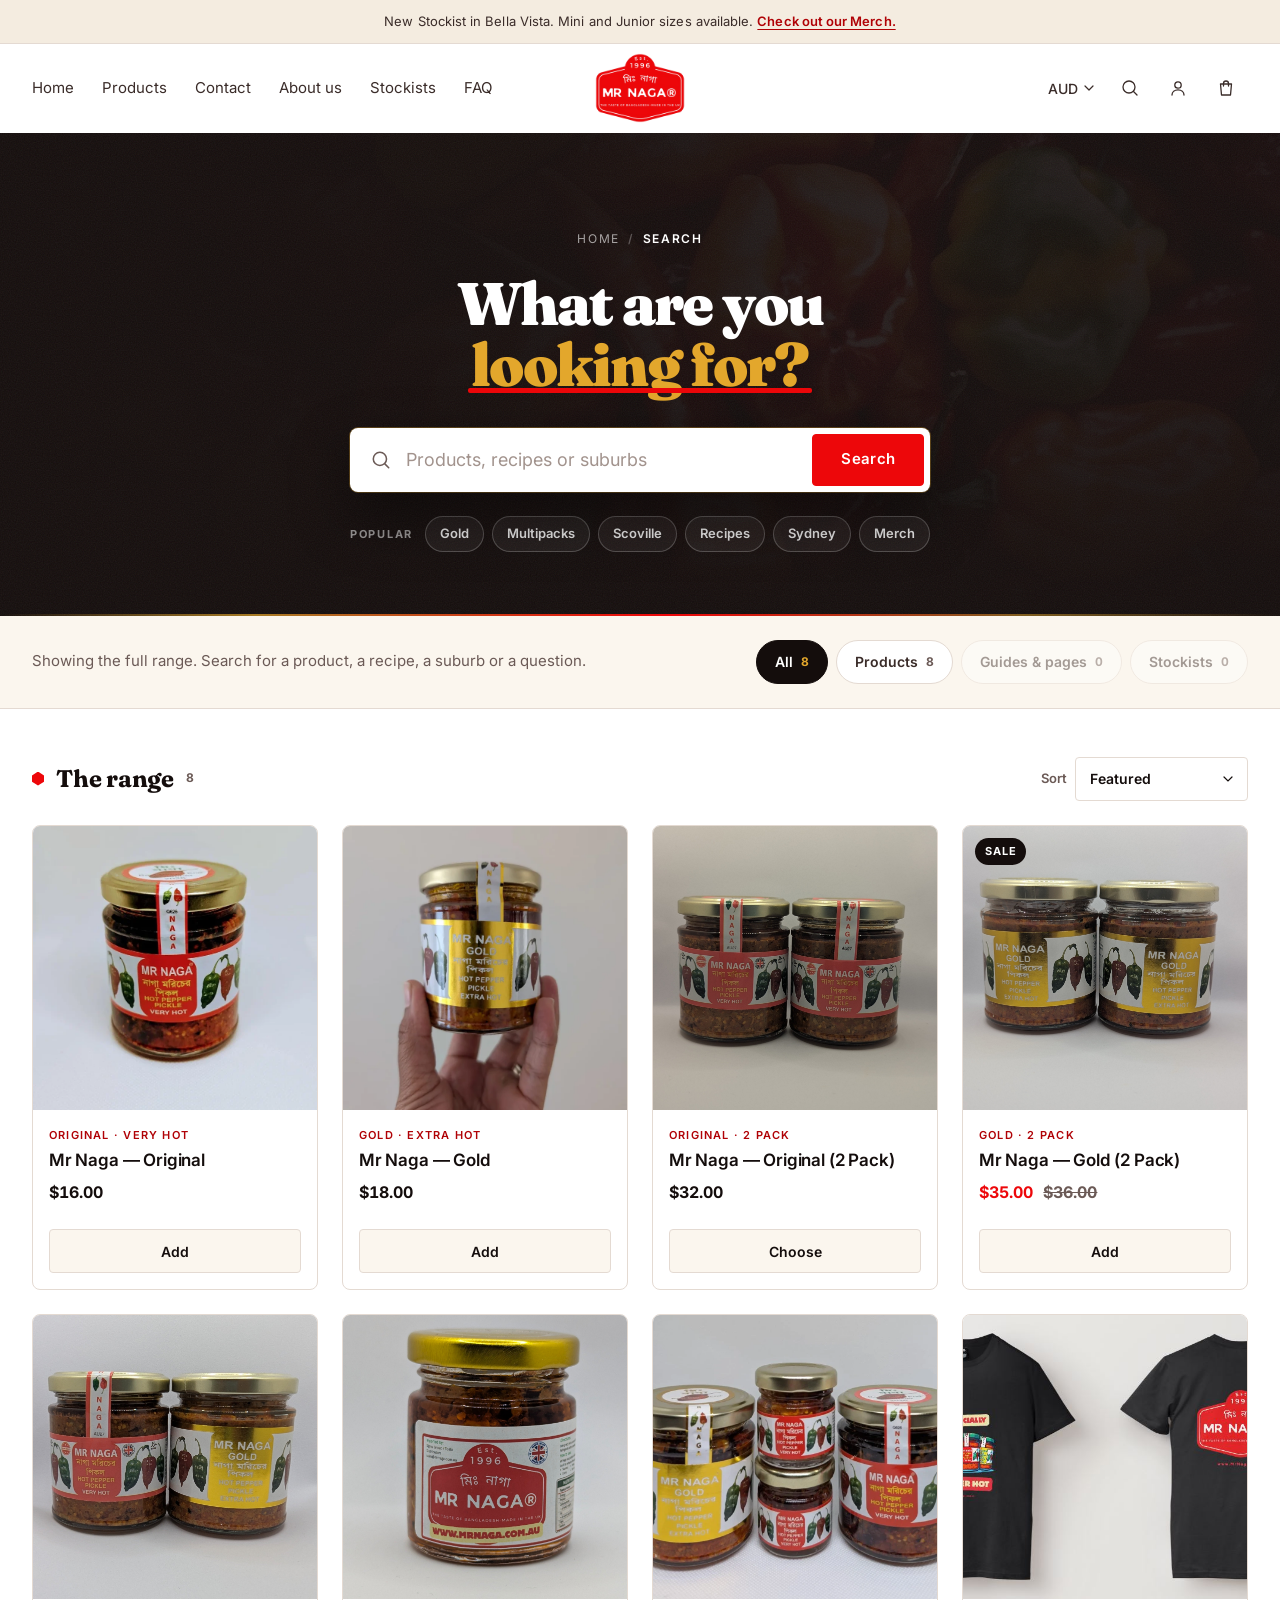
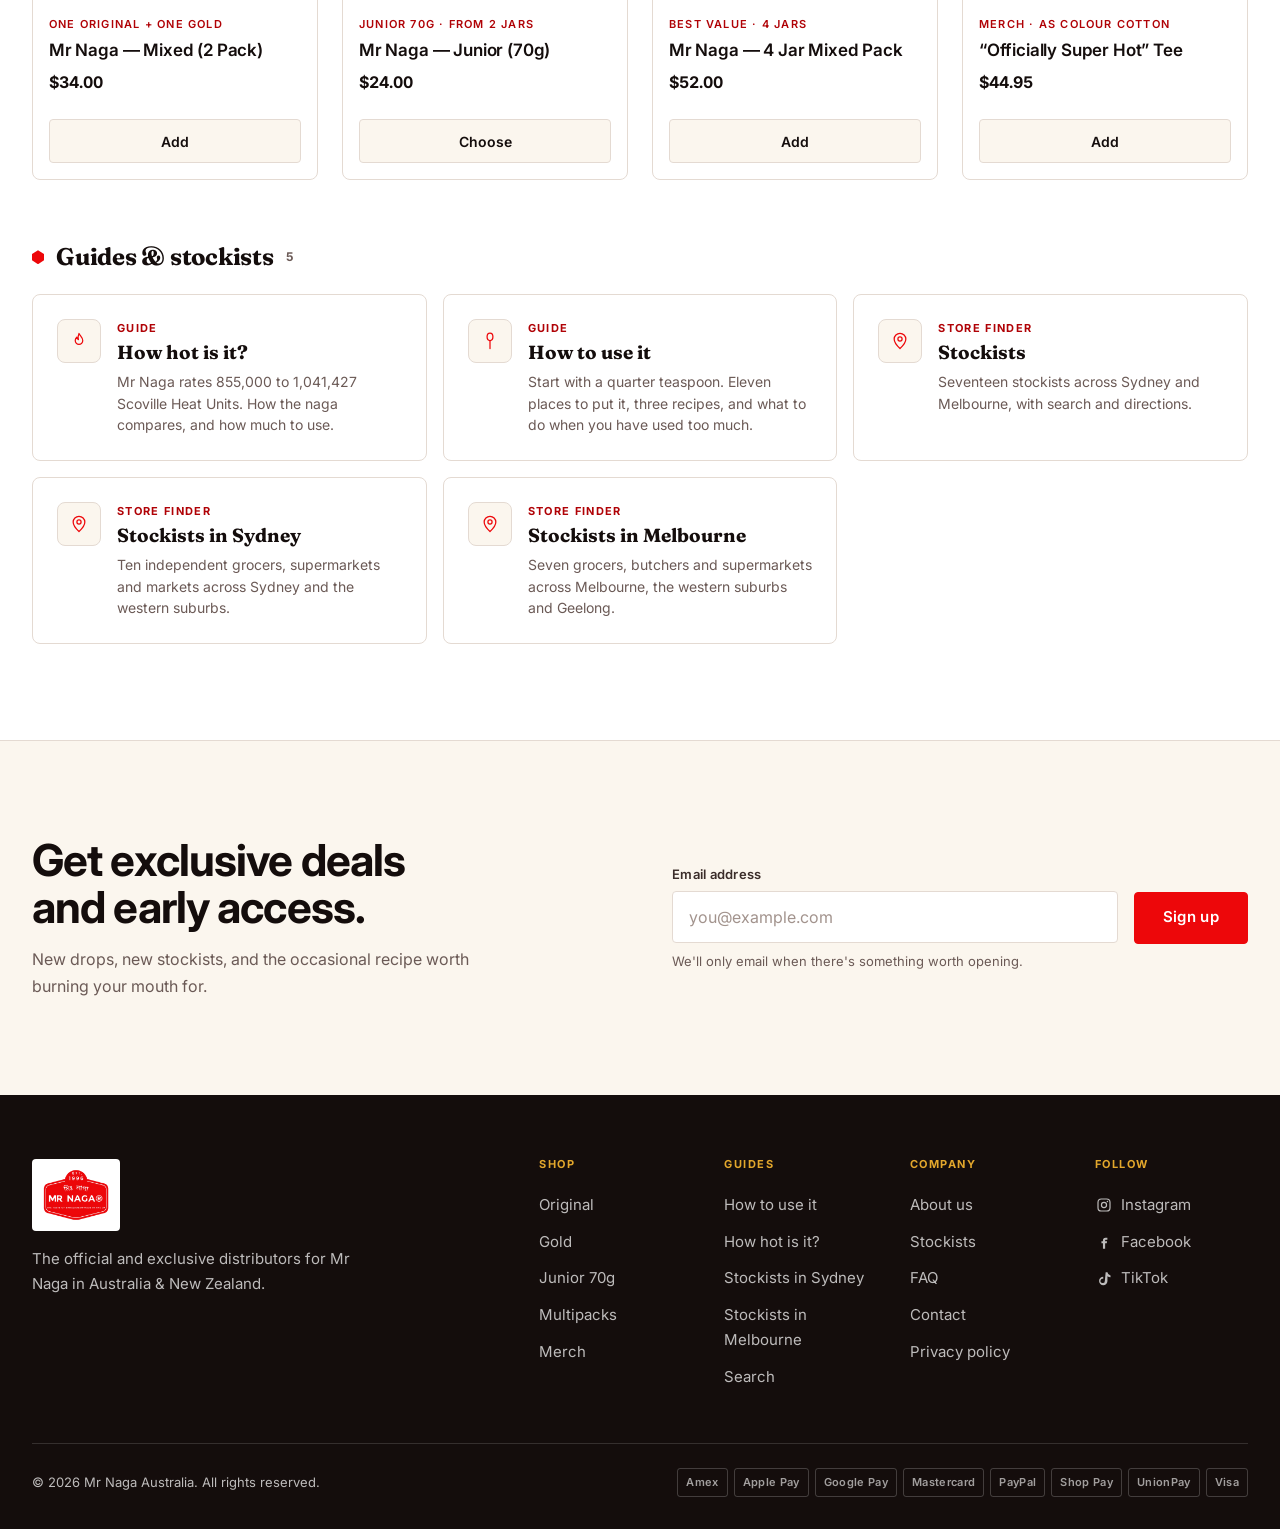
<file: search.html>
<!DOCTYPE html>
<html lang="en-AU">
<head>
<meta charset="utf-8">
<meta name="viewport" content="width=device-width, initial-scale=1">
<title>Search — Mr Naga | Australia &amp; New Zealand</title>
<meta name="description" content="Search Mr Naga products, recipes, heat guides and stockists across Australia and New Zealand.">
<meta name="theme-color" content="#ED070A">

<link rel="icon" href="assets/images/logo-mr-naga.png">
<link rel="preconnect" href="https://fonts.googleapis.com">
<link rel="preconnect" href="https://fonts.gstatic.com" crossorigin>
<link rel="preload" as="image" href="assets/images/hero-chilli-montage.webp" fetchpriority="high">
<link href="https://fonts.googleapis.com/css2?family=Fraunces:opsz,wght,SOFT,WONK@9..144,700..900,20..30,1&family=Inter:ital,opsz,wght@0,14..32,400..700;1,14..32,400..700&display=swap" rel="stylesheet">
<link rel="stylesheet" href="assets/css/style.css">
<link rel="stylesheet" href="assets/css/search.css">
</head>
<body>

<a class="skip-link" href="#main">Skip to content</a>

<div class="announcement" role="region" aria-label="Announcement">
  <div class="announcement__inner">
    <p>New Stockist in Bella Vista. Mini and Junior sizes available. <a href="index.html#range">Check out our Merch.</a></p>
  </div>
</div>

<header class="site-header" id="siteHeader">
  <div class="site-header__inner">

    <button class="hdr-icon hdr-icon--menu" type="button" id="menuToggle"
            aria-label="Open menu" aria-expanded="false" aria-controls="mobileNav">
      <svg viewBox="0 0 14 14" aria-hidden="true" focusable="false">
        <path d="M1 3.5H13" stroke="currentColor" stroke-width="1.2" stroke-linecap="round"/>
        <path d="M1 10.5H13" stroke="currentColor" stroke-width="1.2" stroke-linecap="round"/>
      </svg>
    </button>

    <nav class="site-nav" aria-label="Primary">
      <ul>
        <li><a href="index.html">Home</a></li>
        <li><a href="index.html#range">Products</a></li>
        <li><a href="contact.html">Contact</a></li>
        <li><a href="about-us.html">About us</a></li>
        <li><a href="stockists.html">Stockists</a></li>
        <li><a href="index.html#faq">FAQ</a></li>
      </ul>
    </nav>

    <a class="site-logo" href="index.html" aria-label="Mr Naga — home">
      <img src="assets/images/logo-mr-naga.png"
           alt="Mr Naga" width="96" height="96" fetchpriority="high">
    </a>

    <div class="site-utils">
      <div class="currency">
        <button type="button" class="currency__btn" id="currencyBtn"
                aria-expanded="false" aria-haspopup="listbox" aria-label="Currency: Australian Dollar. Change region">
          <span>AUD</span>
          <svg viewBox="0 0 10 6" aria-hidden="true" focusable="false"><path d="M1 1l4 4 4-4" stroke="currentColor" stroke-width="1.2" fill="none" stroke-linecap="round" stroke-linejoin="round"/></svg>
        </button>
        <ul class="currency__menu" id="currencyMenu" role="listbox" aria-label="Region" hidden>
          <li role="option" aria-selected="true"><button type="button">Australia (AUD)</button></li>
          <li role="option" aria-selected="false"><button type="button">New Zealand (NZD)</button></li>
        </ul>
      </div>

      <a class="hdr-icon" href="search.html" aria-label="Search">
        <svg viewBox="0 0 20 20" aria-hidden="true" focusable="false">
          <circle cx="9" cy="9" r="6" stroke="currentColor" stroke-width="1.3" fill="none"/>
          <path d="M13.5 13.5L17 17" stroke="currentColor" stroke-width="1.3" stroke-linecap="round"/>
        </svg>
      </a>

      <button class="hdr-icon" type="button" aria-label="Account">
        <svg viewBox="0 0 20 20" aria-hidden="true" focusable="false">
          <circle cx="10" cy="7" r="3.2" stroke="currentColor" stroke-width="1.3" fill="none"/>
          <path d="M4 17c0-3.2 2.7-5.2 6-5.2s6 2 6 5.2" stroke="currentColor" stroke-width="1.3" fill="none" stroke-linecap="round"/>
        </svg>
      </button>

      <button class="hdr-icon hdr-icon--cart" type="button" aria-label="Cart, 0 items">
        <svg viewBox="0 0 20 20" aria-hidden="true" focusable="false">
          <path d="M4.5 6h11l-1 11h-9l-1-11z" stroke="currentColor" stroke-width="1.3" fill="none" stroke-linejoin="round"/>
          <path d="M7.5 8V5.5a2.5 2.5 0 015 0V8" stroke="currentColor" stroke-width="1.3" fill="none" stroke-linecap="round"/>
        </svg>
      </button>
    </div>
  </div>

  <nav class="mobile-nav" id="mobileNav" aria-label="Mobile" hidden>
    <ul>
      <li><a href="index.html">Home</a></li>
      <li><a href="index.html#range">Products</a></li>
      <li><a href="contact.html">Contact</a></li>
      <li><a href="about-us.html">About us</a></li>
      <li><a href="stockists.html">Stockists</a></li>
      <li><a href="index.html#faq">FAQ</a></li>
      <li><a href="how-to-use.html">How to use it</a></li>
      <li><a href="how-hot-is-it.html">How hot is it?</a></li>
    </ul>
  </nav>
</header>

<main id="main">

<!-- ============================================================ SEARCH HERO ============================================================ -->
<section class="page-hero sr-hero" aria-labelledby="srTitle">
  <div class="page-hero__bg" aria-hidden="true">
    <img src="assets/images/hero-chilli-montage.webp" alt=""
         width="1600" height="900" fetchpriority="high">
  </div>
  <div class="page-hero__scrim" aria-hidden="true"></div>
  <div class="page-hero__grain" aria-hidden="true"></div>

  <div class="wrap page-hero__inner">
    <div class="sr-hero__copy">
      <nav class="crumb" aria-label="Breadcrumb">
        <ol>
          <li><a href="index.html">Home</a></li>
          <li aria-current="page">Search</li>
        </ol>
      </nav>

      <h1 class="page-hero__title" id="srTitle">What are you<br><em>looking for?</em></h1>

      <form class="sr-form" id="searchForm" action="search.html" method="get" role="search">
        <label class="visually-hidden" for="q">Search products, recipes, guides and stockists</label>
        <div class="sr-field">
          <svg viewBox="0 0 20 20" aria-hidden="true" focusable="false">
            <circle cx="9" cy="9" r="6" stroke="currentColor" stroke-width="1.4" fill="none"/>
            <path d="M13.5 13.5L17 17" stroke="currentColor" stroke-width="1.4" stroke-linecap="round"/>
          </svg>
          <input type="search" id="q" name="q"
                 placeholder="Products, recipes or suburbs"
                 autocomplete="off" enterkeyhint="search" spellcheck="false"
                 aria-describedby="searchStatus">
          <button class="sr-clear" type="button" id="searchClear" aria-label="Clear search" hidden>
            <svg viewBox="0 0 14 14" aria-hidden="true" focusable="false">
              <path d="M1 1l12 12M13 1L1 13" stroke="currentColor" stroke-width="1.6" stroke-linecap="round"/>
            </svg>
          </button>
          <button class="btn btn--primary" type="submit">Search</button>
        </div>
      </form>

      <div class="sr-suggest">
        <span>Popular</span>
        <ul class="sr-chips">
          <li><button type="button" data-q="Gold">Gold</button></li>
          <li><button type="button" data-q="Multipack">Multipacks</button></li>
          <li><button type="button" data-q="Scoville">Scoville</button></li>
          <li><button type="button" data-q="Recipe">Recipes</button></li>
          <li><button type="button" data-q="Sydney">Sydney</button></li>
          <li><button type="button" data-q="Tee">Merch</button></li>
        </ul>
      </div>
    </div>
  </div>

  <div class="page-hero__rule" aria-hidden="true"></div>
</section>

<!-- ============================================================ TOOLBAR ============================================================ -->
<div class="sr-bar" id="results">
  <div class="wrap sr-bar__inner">
    <p class="sr-status" id="searchStatus" role="status" aria-live="polite">
      Showing the full range.
    </p>
    <div class="sr-tabs" role="tablist" aria-label="Filter results">
      <button class="sr-tab" type="button" role="tab" aria-selected="true"  aria-controls="searchResults" data-tab="all">All <b>8</b></button>
      <button class="sr-tab" type="button" role="tab" aria-selected="false" aria-controls="searchResults" data-tab="products" tabindex="-1">Products <b>8</b></button>
      <button class="sr-tab" type="button" role="tab" aria-selected="false" aria-controls="searchResults" data-tab="pages" tabindex="-1">Guides &amp; pages <b>0</b></button>
      <button class="sr-tab" type="button" role="tab" aria-selected="false" aria-controls="searchResults" data-tab="stores" tabindex="-1">Stockists <b>0</b></button>
    </div>
  </div>
</div>

<!-- ============================================================ RESULTS ============================================================ -->
<section class="sr-results" aria-label="Search results">
  <div class="wrap" id="searchResults" role="tabpanel" tabindex="-1">
    <noscript>
      <div class="sr-empty">
        <h2>Search needs JavaScript.</h2>
        <p>Browse <a href="index.html#range">the range</a>, the <a href="how-to-use.html">how to use</a>
           and <a href="how-hot-is-it.html">how hot is it</a> guides, or our
           <a href="stockists.html">stockists</a> instead.</p>
      </div>
    </noscript>
  </div>
</section>

<!-- ============================================================ NEWSLETTER ============================================================ -->
<section class="newsletter" id="signup">
  <div class="wrap newsletter__inner">
    <div class="newsletter__copy">
      <h2>Get exclusive deals<br>and early access.</h2>
      <p>New drops, new stockists, and the occasional recipe worth burning your mouth for.</p>
    </div>
    <form class="newsletter__form" id="signupForm" novalidate>
      <div class="field">
        <label for="email">Email address</label>
        <input type="email" id="email" name="email" inputmode="email" autocomplete="email"
               placeholder="you@example.com" required aria-describedby="emailHelp emailError">
        <p class="field__help" id="emailHelp">We'll only email when there's something worth opening.</p>
        <p class="field__error" id="emailError" role="alert" hidden></p>
      </div>
      <button class="btn btn--primary" type="submit" id="signupBtn">Sign up</button>
      <p class="field__success" id="signupSuccess" role="status" hidden>Thanks — you're on the list.</p>
    </form>
  </div>
</section>

</main>

<!-- ============================================================ FOOTER ============================================================ -->
<footer class="site-footer">
  <div class="wrap site-footer__top">
    <div class="site-footer__brand">
      <img src="assets/images/logo-mr-naga.png"
           alt="Mr Naga" width="88" height="88" loading="lazy">
      <p>The official and exclusive distributors for Mr Naga in Australia &amp; New Zealand.</p>
    </div>

    <nav class="site-footer__nav" aria-label="Footer">
      <div>
        <h2>Shop</h2>
        <ul>
          <li><a href="index.html#range">Original</a></li>
          <li><a href="index.html#range">Gold</a></li>
          <li><a href="index.html#range">Junior 70g</a></li>
          <li><a href="index.html#range">Multipacks</a></li>
          <li><a href="index.html#range">Merch</a></li>
        </ul>
      </div>
      <div>
        <h2>Guides</h2>
        <ul>
          <li><a href="how-to-use.html">How to use it</a></li>
          <li><a href="how-hot-is-it.html">How hot is it?</a></li>
          <li><a href="stockists-sydney.html">Stockists in Sydney</a></li>
          <li><a href="stockists-melbourne.html">Stockists in Melbourne</a></li>
          <li><a href="search.html" aria-current="page">Search</a></li>
        </ul>
      </div>
      <div>
        <h2>Company</h2>
        <ul>
          <li><a href="about-us.html">About us</a></li>
          <li><a href="stockists.html">Stockists</a></li>
          <li><a href="index.html#faq">FAQ</a></li>
          <li><a href="contact.html">Contact</a></li>
          <li><a href="https://www.mrnaga.com.au/policies/privacy-policy">Privacy policy</a></li>
        </ul>
      </div>
      <div>
        <h2>Follow</h2>
        <ul class="social">
          <li><a href="https://www.instagram.com/mr.naga_anz/" aria-label="Mr Naga on Instagram">
            <svg viewBox="0 0 24 24" aria-hidden="true" focusable="false"><rect x="4" y="4" width="16" height="16" rx="4.5" fill="none" stroke="currentColor" stroke-width="1.6"/><circle cx="12" cy="12" r="3.4" fill="none" stroke="currentColor" stroke-width="1.6"/><circle cx="16.6" cy="7.4" r="1" fill="currentColor"/></svg>
            <span>Instagram</span></a></li>
          <li><a href="https://www.facebook.com/MrNaga-ANZ" aria-label="Mr Naga on Facebook">
            <svg viewBox="0 0 24 24" aria-hidden="true" focusable="false"><path fill="currentColor" d="M14 9h2.5V6.2H14c-2.1 0-3.4 1.4-3.4 3.5V11H8.6v2.8h2V21h2.9v-7.2h2.2l.4-2.8h-2.6V9.9c0-.6.2-.9.5-.9z"/></svg>
            <span>Facebook</span></a></li>
          <li><a href="https://www.tiktok.com/@mr.naga.anz" aria-label="Mr Naga on TikTok">
            <svg viewBox="0 0 24 24" aria-hidden="true" focusable="false"><path fill="currentColor" d="M14.2 3h2.4a4.9 4.9 0 004.1 4.2v2.5a7.4 7.4 0 01-4.1-1.4v6.2A5.6 5.6 0 1111 9v2.7a2.9 2.9 0 102.1 2.8z"/></svg>
            <span>TikTok</span></a></li>
        </ul>
      </div>
    </nav>
  </div>

  <div class="wrap site-footer__bottom">
    <p class="copy">© 2026 Mr Naga Australia. All rights reserved.</p>
    <ul class="pay" aria-label="Accepted payment methods">
      <li>Amex</li><li>Apple&nbsp;Pay</li><li>Google&nbsp;Pay</li><li>Mastercard</li>
      <li>PayPal</li><li>Shop&nbsp;Pay</li><li>UnionPay</li><li>Visa</li>
    </ul>
  </div>
</footer>

<script src="assets/js/main.js" defer></script>
<script src="assets/js/search.js" defer></script>
</body>
</html>
</file>
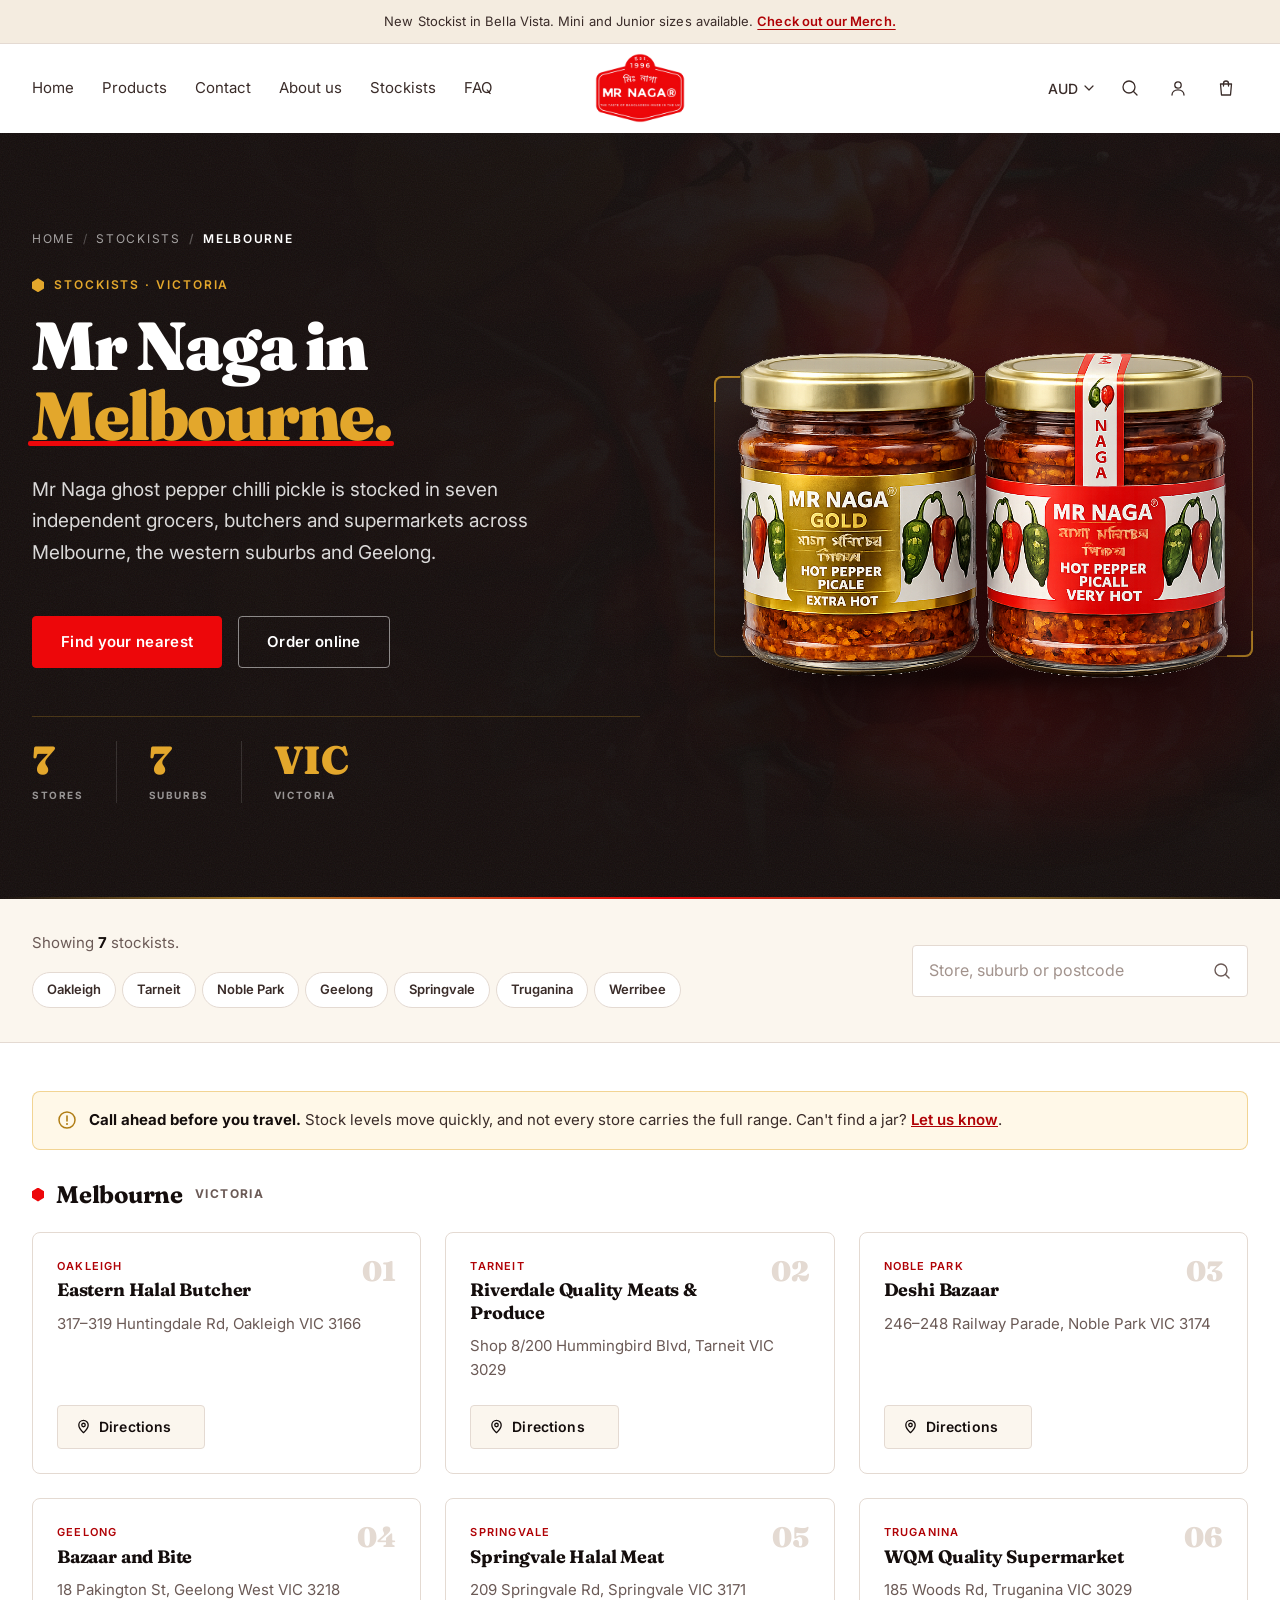
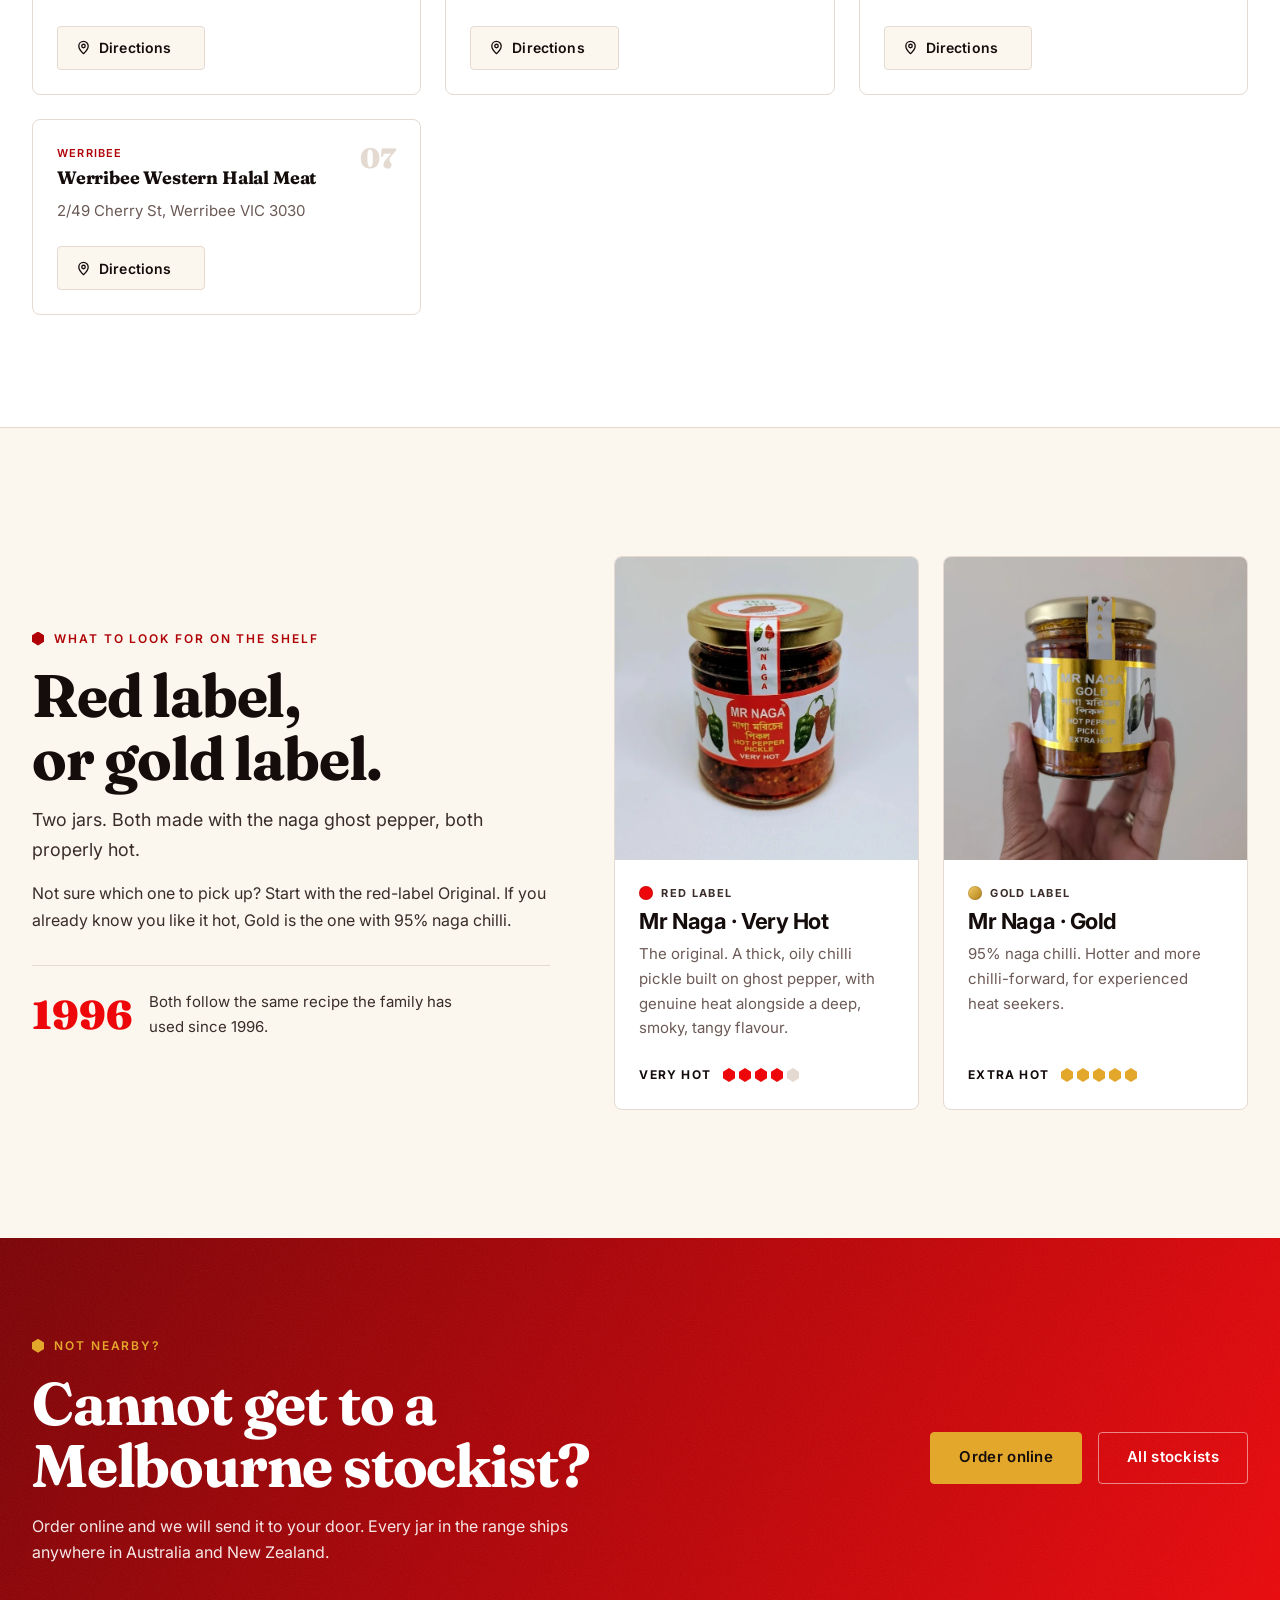
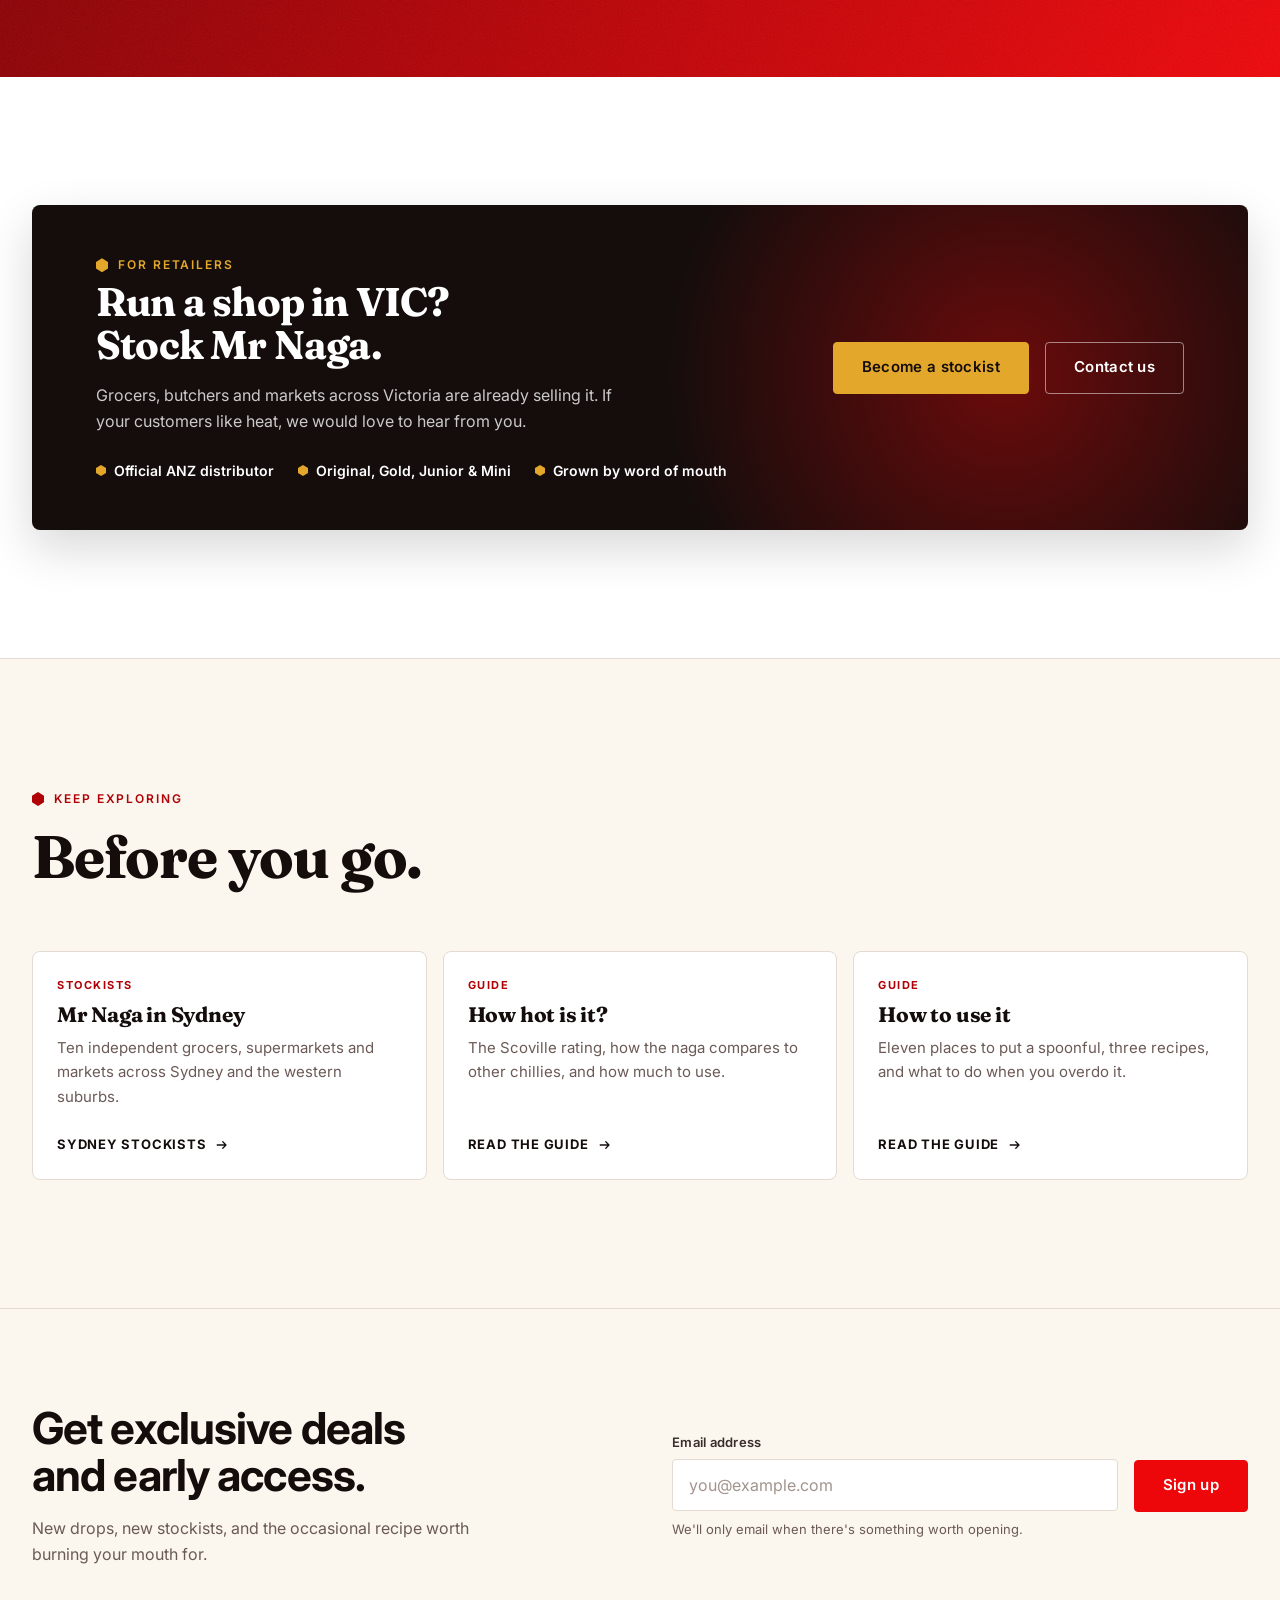
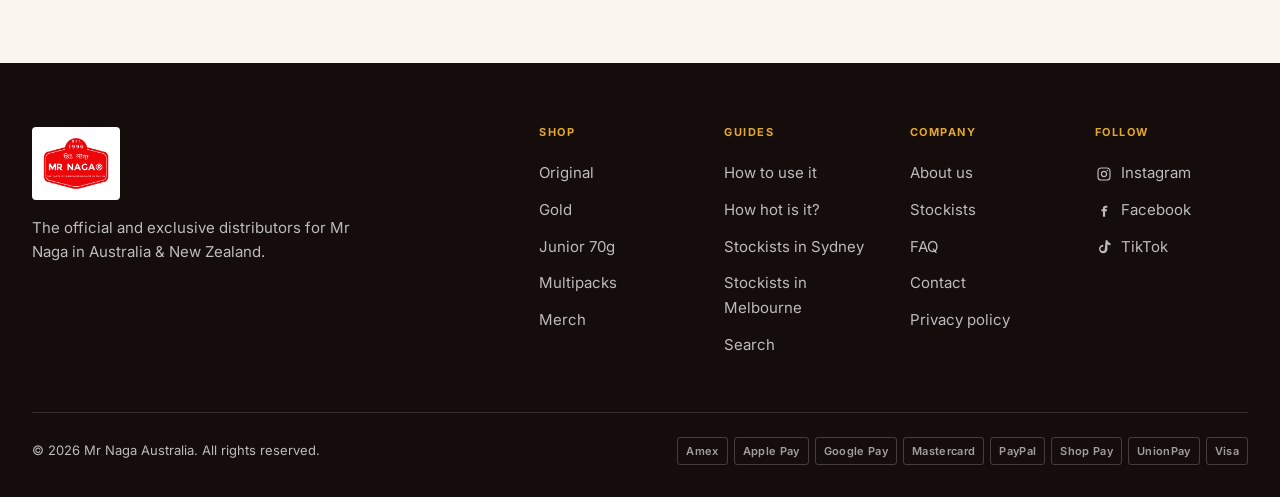
<file: stockists-melbourne.html>
<!DOCTYPE html>
<html lang="en-AU">
<head>
<meta charset="utf-8">
<meta name="viewport" content="width=device-width, initial-scale=1">
<title>Mr Naga Stockists in Melbourne — Where to Buy in VIC | Australia &amp; New Zealand</title>
<meta name="description" content="Buy Mr Naga ghost pepper chilli pickle in Melbourne. Seven stockists across Oakleigh, Tarneit, Noble Park, Geelong West, Springvale, Truganina and Werribee.">
<meta name="theme-color" content="#ED070A">

<link rel="icon" href="assets/images/logo-mr-naga.png">
<link rel="preconnect" href="https://fonts.googleapis.com">
<link rel="preconnect" href="https://fonts.gstatic.com" crossorigin>
<link rel="preload" as="image" href="assets/images/hero-chilli-montage.webp" fetchpriority="high">
<link href="https://fonts.googleapis.com/css2?family=Fraunces:opsz,wght,SOFT,WONK@9..144,700..900,20..30,1&family=Inter:ital,opsz,wght@0,14..32,400..700;1,14..32,400..700&display=swap" rel="stylesheet">
<link rel="stylesheet" href="assets/css/style.css">
<link rel="stylesheet" href="assets/css/stockists.css">
<link rel="stylesheet" href="assets/css/city.css">
</head>
<body>

<a class="skip-link" href="#main">Skip to content</a>

<div class="announcement" role="region" aria-label="Announcement">
  <div class="announcement__inner">
    <p>New Stockist in Bella Vista. Mini and Junior sizes available. <a href="index.html#range">Check out our Merch.</a></p>
  </div>
</div>

<header class="site-header" id="siteHeader">
  <div class="site-header__inner">

    <button class="hdr-icon hdr-icon--menu" type="button" id="menuToggle"
            aria-label="Open menu" aria-expanded="false" aria-controls="mobileNav">
      <svg viewBox="0 0 14 14" aria-hidden="true" focusable="false">
        <path d="M1 3.5H13" stroke="currentColor" stroke-width="1.2" stroke-linecap="round"/>
        <path d="M1 10.5H13" stroke="currentColor" stroke-width="1.2" stroke-linecap="round"/>
      </svg>
    </button>

    <nav class="site-nav" aria-label="Primary">
      <ul>
        <li><a href="index.html">Home</a></li>
        <li><a href="index.html#range">Products</a></li>
        <li><a href="contact.html">Contact</a></li>
        <li><a href="about-us.html">About us</a></li>
        <li><a href="stockists.html">Stockists</a></li>
        <li><a href="index.html#faq">FAQ</a></li>
      </ul>
    </nav>

    <a class="site-logo" href="index.html" aria-label="Mr Naga — home">
      <img src="assets/images/logo-mr-naga.png"
           alt="Mr Naga" width="96" height="96" fetchpriority="high">
    </a>

    <div class="site-utils">
      <div class="currency">
        <button type="button" class="currency__btn" id="currencyBtn"
                aria-expanded="false" aria-haspopup="listbox" aria-label="Currency: Australian Dollar. Change region">
          <span>AUD</span>
          <svg viewBox="0 0 10 6" aria-hidden="true" focusable="false"><path d="M1 1l4 4 4-4" stroke="currentColor" stroke-width="1.2" fill="none" stroke-linecap="round" stroke-linejoin="round"/></svg>
        </button>
        <ul class="currency__menu" id="currencyMenu" role="listbox" aria-label="Region" hidden>
          <li role="option" aria-selected="true"><button type="button">Australia (AUD)</button></li>
          <li role="option" aria-selected="false"><button type="button">New Zealand (NZD)</button></li>
        </ul>
      </div>

      <a class="hdr-icon" href="search.html" aria-label="Search">
        <svg viewBox="0 0 20 20" aria-hidden="true" focusable="false">
          <circle cx="9" cy="9" r="6" stroke="currentColor" stroke-width="1.3" fill="none"/>
          <path d="M13.5 13.5L17 17" stroke="currentColor" stroke-width="1.3" stroke-linecap="round"/>
        </svg>
      </a>

      <button class="hdr-icon" type="button" aria-label="Account">
        <svg viewBox="0 0 20 20" aria-hidden="true" focusable="false">
          <circle cx="10" cy="7" r="3.2" stroke="currentColor" stroke-width="1.3" fill="none"/>
          <path d="M4 17c0-3.2 2.7-5.2 6-5.2s6 2 6 5.2" stroke="currentColor" stroke-width="1.3" fill="none" stroke-linecap="round"/>
        </svg>
      </button>

      <button class="hdr-icon hdr-icon--cart" type="button" aria-label="Cart, 0 items">
        <svg viewBox="0 0 20 20" aria-hidden="true" focusable="false">
          <path d="M4.5 6h11l-1 11h-9l-1-11z" stroke="currentColor" stroke-width="1.3" fill="none" stroke-linejoin="round"/>
          <path d="M7.5 8V5.5a2.5 2.5 0 015 0V8" stroke="currentColor" stroke-width="1.3" fill="none" stroke-linecap="round"/>
        </svg>
      </button>
    </div>
  </div>

  <nav class="mobile-nav" id="mobileNav" aria-label="Mobile" hidden>
    <ul>
      <li><a href="index.html">Home</a></li>
      <li><a href="index.html#range">Products</a></li>
      <li><a href="contact.html">Contact</a></li>
      <li><a href="about-us.html">About us</a></li>
      <li><a href="stockists.html">Stockists</a></li>
      <li><a href="index.html#faq">FAQ</a></li>
      <li><a href="how-to-use.html">How to use it</a></li>
      <li><a href="how-hot-is-it.html">How hot is it?</a></li>
    </ul>
  </nav>
</header>

<main id="main">

<!-- ============================================================ PAGE HERO ============================================================ -->
<section class="page-hero" aria-labelledby="cyTitle">
  <div class="page-hero__bg" aria-hidden="true">
    <img src="assets/images/hero-chilli-montage.webp" alt=""
         width="1600" height="900" fetchpriority="high">
  </div>
  <div class="page-hero__scrim" aria-hidden="true"></div>
  <div class="page-hero__glow" aria-hidden="true"></div>
  <div class="page-hero__grain" aria-hidden="true"></div>

  <div class="wrap page-hero__inner">

    <div class="page-hero__copy">
      <nav class="crumb" aria-label="Breadcrumb">
        <ol>
          <li><a href="index.html">Home</a></li>
          <li><a href="stockists.html">Stockists</a></li>
          <li aria-current="page">Melbourne</li>
        </ol>
      </nav>

      <p class="eyebrow eyebrow--light"><span class="eyebrow__badge" aria-hidden="true"></span>Stockists · Victoria</p>

      <h1 class="page-hero__title" id="cyTitle">Mr&nbsp;Naga in<br><em>Melbourne.</em></h1>

      <p class="page-hero__lede">Mr Naga ghost pepper chilli pickle is stocked in seven independent grocers, butchers and supermarkets across Melbourne, the western suburbs and Geelong.</p>

      <div class="page-hero__actions">
        <a class="btn btn--primary" href="#finder">Find your nearest</a>
        <a class="btn btn--outline-light" href="index.html#range">Order online</a>
      </div>

      <div class="page-hero__stats">
        <div class="stat"><b>7</b><span>Stores</span></div>
        <div class="stat"><b>7</b><span>Suburbs</span></div>
        <div class="stat"><b>VIC</b><span>Victoria</span></div>
      </div>
    </div>

    <figure class="page-hero__figure">
      <span class="page-hero__frame" aria-hidden="true"></span>
      <img src="assets/images/hero-img.png"
           alt="Two jars of Mr Naga hot pepper pickle side by side: Gold extra hot and Original very hot"
           width="941" height="631" fetchpriority="high">
    </figure>

  </div>

  <div class="page-hero__rule" aria-hidden="true"></div>
</section>

<!-- ============================================================ FINDER ============================================================ -->
<div class="finder cy-finder" id="finder">
  <div class="wrap finder__inner">

    <div class="cy-finder__meta">
      <p class="stockists__count" id="stockistCount" role="status" aria-live="polite">
        Showing <b>7</b> stockists.
      </p>
      <ul class="cy-suburbs" aria-label="Jump to a suburb">
        <li><button type="button" data-q="oakleigh" aria-pressed="false">Oakleigh</button></li>
        <li><button type="button" data-q="tarneit" aria-pressed="false">Tarneit</button></li>
        <li><button type="button" data-q="noble park" aria-pressed="false">Noble Park</button></li>
        <li><button type="button" data-q="geelong" aria-pressed="false">Geelong</button></li>
        <li><button type="button" data-q="springvale" aria-pressed="false">Springvale</button></li>
        <li><button type="button" data-q="truganina" aria-pressed="false">Truganina</button></li>
        <li><button type="button" data-q="werribee" aria-pressed="false">Werribee</button></li>
      </ul>
    </div>

    <div class="finder__search">
      <label class="visually-hidden" for="stockistSearch">Search Melbourne stockists</label>
      <input type="search" id="stockistSearch" name="stockistSearch"
             placeholder="Store, suburb or postcode"
             autocomplete="off" enterkeyhint="search"
             aria-describedby="stockistCount">
      <svg viewBox="0 0 20 20" aria-hidden="true" focusable="false">
        <circle cx="9" cy="9" r="6" stroke="currentColor" stroke-width="1.4" fill="none"/>
        <path d="M13.5 13.5L17 17" stroke="currentColor" stroke-width="1.4" stroke-linecap="round"/>
      </svg>
      <button class="finder__clear" type="button" id="stockistClear" aria-label="Clear search">
        <svg viewBox="0 0 14 14" aria-hidden="true" focusable="false">
          <path d="M1 1l12 12M13 1L1 13" stroke="currentColor" stroke-width="1.6" stroke-linecap="round"/>
        </svg>
      </button>
    </div>

  </div>
</div>

<!-- ============================================================ LIST ============================================================ -->
<section class="stockists cy-list" aria-labelledby="listHeading">
  <div class="wrap">

    <p class="cy-note">
      <svg viewBox="0 0 20 20" aria-hidden="true" focusable="false"><circle cx="10" cy="10" r="8" fill="none" stroke="currentColor" stroke-width="1.5"/><path d="M10 6v5" stroke="currentColor" stroke-width="1.6" stroke-linecap="round"/><circle cx="10" cy="14" r="1" fill="currentColor"/></svg>
      <span><b>Call ahead before you travel.</b> Stock levels move quickly, and not every store carries
      the full range. Can't find a jar? <a href="contact.html">Let us know</a>.</span>
    </p>

    <div class="stockists__group" data-group="melbourne">
      <h2 class="stockists__city" id="listHeading">Melbourne <span>Victoria</span></h2>

      <ul class="stockists__grid">
        <li class="stockist" data-city="melbourne" data-search="eastern halal butcher oakleigh 317-319 huntingdale rd oakleigh vic 3166">
          <p class="stockist__suburb">Oakleigh</p>
          <h3 class="stockist__name">Eastern Halal Butcher</h3>
          <address class="stockist__address">317–319 Huntingdale Rd, Oakleigh VIC 3166</address>
          <a class="stockist__dir" href="https://www.google.com/maps/search/?api=1&amp;query=317-319%20Huntingdale%20Rd%2C%20Oakleigh%20VIC%203166"
             target="_blank" rel="noopener noreferrer">
            <svg class="stockist__dir-pin" viewBox="0 0 16 16" aria-hidden="true" focusable="false">
              <path d="M8 14.6s5-4.4 5-8.1a5 5 0 1 0-10 0c0 3.7 5 8.1 5 8.1z" fill="none" stroke="currentColor" stroke-width="1.4" stroke-linejoin="round"/>
              <circle cx="8" cy="6.4" r="1.85" fill="none" stroke="currentColor" stroke-width="1.4"/>
            </svg>
            <span>Directions</span>
            <svg class="stockist__dir-arrow" viewBox="0 0 16 16" aria-hidden="true" focusable="false">
              <path d="M3 8h9M8.5 4.5 12 8l-3.5 3.5" fill="none" stroke="currentColor" stroke-width="1.5" stroke-linecap="round" stroke-linejoin="round"/>
            </svg>
            <span class="visually-hidden">to Eastern Halal Butcher (opens in a new tab)</span>
          </a>
        </li>

        <li class="stockist" data-city="melbourne" data-search="riverdale quality meats and produce tarniet tarneit shop 8/200 hummingbird boulevard tarneit vic 3039">
          <p class="stockist__suburb">Tarneit</p>
          <h3 class="stockist__name">Riverdale Quality Meats &amp; Produce</h3>
          <address class="stockist__address">Shop 8/200 Hummingbird Blvd, Tarneit VIC 3029</address>
          <a class="stockist__dir" href="https://www.google.com/maps/search/?api=1&amp;query=Shop%208%2F200%20Hummingbird%20Blvd%2C%20Tarneit%20VIC"
             target="_blank" rel="noopener noreferrer">
            <svg class="stockist__dir-pin" viewBox="0 0 16 16" aria-hidden="true" focusable="false">
              <path d="M8 14.6s5-4.4 5-8.1a5 5 0 1 0-10 0c0 3.7 5 8.1 5 8.1z" fill="none" stroke="currentColor" stroke-width="1.4" stroke-linejoin="round"/>
              <circle cx="8" cy="6.4" r="1.85" fill="none" stroke="currentColor" stroke-width="1.4"/>
            </svg>
            <span>Directions</span>
            <svg class="stockist__dir-arrow" viewBox="0 0 16 16" aria-hidden="true" focusable="false">
              <path d="M3 8h9M8.5 4.5 12 8l-3.5 3.5" fill="none" stroke="currentColor" stroke-width="1.5" stroke-linecap="round" stroke-linejoin="round"/>
            </svg>
            <span class="visually-hidden">to Riverdale Quality Meats and Produce (opens in a new tab)</span>
          </a>
        </li>

        <li class="stockist" data-city="melbourne" data-search="deshi bazaar noble park 246-248 railway parade noble park vic 3174">
          <p class="stockist__suburb">Noble Park</p>
          <h3 class="stockist__name">Deshi Bazaar</h3>
          <address class="stockist__address">246–248 Railway Parade, Noble Park VIC 3174</address>
          <a class="stockist__dir" href="https://www.google.com/maps/search/?api=1&amp;query=246-248%20Railway%20Parade%2C%20Noble%20Park%20VIC%203174"
             target="_blank" rel="noopener noreferrer">
            <svg class="stockist__dir-pin" viewBox="0 0 16 16" aria-hidden="true" focusable="false">
              <path d="M8 14.6s5-4.4 5-8.1a5 5 0 1 0-10 0c0 3.7 5 8.1 5 8.1z" fill="none" stroke="currentColor" stroke-width="1.4" stroke-linejoin="round"/>
              <circle cx="8" cy="6.4" r="1.85" fill="none" stroke="currentColor" stroke-width="1.4"/>
            </svg>
            <span>Directions</span>
            <svg class="stockist__dir-arrow" viewBox="0 0 16 16" aria-hidden="true" focusable="false">
              <path d="M3 8h9M8.5 4.5 12 8l-3.5 3.5" fill="none" stroke="currentColor" stroke-width="1.5" stroke-linecap="round" stroke-linejoin="round"/>
            </svg>
            <span class="visually-hidden">to Deshi Bazaar (opens in a new tab)</span>
          </a>
        </li>

        <li class="stockist" data-city="melbourne" data-search="bazaar and bite geelong 18 pakington st geelong west vic 3218">
          <p class="stockist__suburb">Geelong</p>
          <h3 class="stockist__name">Bazaar and Bite</h3>
          <address class="stockist__address">18 Pakington St, Geelong West VIC 3218</address>
          <a class="stockist__dir" href="https://www.google.com/maps/search/?api=1&amp;query=18%20Pakington%20St%2C%20Geelong%20West%20VIC%203218"
             target="_blank" rel="noopener noreferrer">
            <svg class="stockist__dir-pin" viewBox="0 0 16 16" aria-hidden="true" focusable="false">
              <path d="M8 14.6s5-4.4 5-8.1a5 5 0 1 0-10 0c0 3.7 5 8.1 5 8.1z" fill="none" stroke="currentColor" stroke-width="1.4" stroke-linejoin="round"/>
              <circle cx="8" cy="6.4" r="1.85" fill="none" stroke="currentColor" stroke-width="1.4"/>
            </svg>
            <span>Directions</span>
            <svg class="stockist__dir-arrow" viewBox="0 0 16 16" aria-hidden="true" focusable="false">
              <path d="M3 8h9M8.5 4.5 12 8l-3.5 3.5" fill="none" stroke="currentColor" stroke-width="1.5" stroke-linecap="round" stroke-linejoin="round"/>
            </svg>
            <span class="visually-hidden">to Bazaar and Bite (opens in a new tab)</span>
          </a>
        </li>

        <li class="stockist" data-city="melbourne" data-search="springvale halal meat east mel melbourne 209 springvale rd melbourne victoria 3171">
          <p class="stockist__suburb">Springvale</p>
          <h3 class="stockist__name">Springvale Halal Meat</h3>
          <address class="stockist__address">209 Springvale Rd, Springvale VIC 3171</address>
          <a class="stockist__dir" href="https://www.google.com/maps/search/?api=1&amp;query=209%20Springvale%20Rd%2C%20Springvale%20VIC%203171"
             target="_blank" rel="noopener noreferrer">
            <svg class="stockist__dir-pin" viewBox="0 0 16 16" aria-hidden="true" focusable="false">
              <path d="M8 14.6s5-4.4 5-8.1a5 5 0 1 0-10 0c0 3.7 5 8.1 5 8.1z" fill="none" stroke="currentColor" stroke-width="1.4" stroke-linejoin="round"/>
              <circle cx="8" cy="6.4" r="1.85" fill="none" stroke="currentColor" stroke-width="1.4"/>
            </svg>
            <span>Directions</span>
            <svg class="stockist__dir-arrow" viewBox="0 0 16 16" aria-hidden="true" focusable="false">
              <path d="M3 8h9M8.5 4.5 12 8l-3.5 3.5" fill="none" stroke="currentColor" stroke-width="1.5" stroke-linecap="round" stroke-linejoin="round"/>
            </svg>
            <span class="visually-hidden">to Springvale Halal Meat (opens in a new tab)</span>
          </a>
        </li>

        <li class="stockist" data-city="melbourne" data-search="wqm quality supermarket truganina 185 woods rd truganina vic 3029">
          <p class="stockist__suburb">Truganina</p>
          <h3 class="stockist__name">WQM Quality Supermarket</h3>
          <address class="stockist__address">185 Woods Rd, Truganina VIC 3029</address>
          <a class="stockist__dir" href="https://www.google.com/maps/search/?api=1&amp;query=185%20Woods%20Rd%2C%20Truganina%20VIC%203029"
             target="_blank" rel="noopener noreferrer">
            <svg class="stockist__dir-pin" viewBox="0 0 16 16" aria-hidden="true" focusable="false">
              <path d="M8 14.6s5-4.4 5-8.1a5 5 0 1 0-10 0c0 3.7 5 8.1 5 8.1z" fill="none" stroke="currentColor" stroke-width="1.4" stroke-linejoin="round"/>
              <circle cx="8" cy="6.4" r="1.85" fill="none" stroke="currentColor" stroke-width="1.4"/>
            </svg>
            <span>Directions</span>
            <svg class="stockist__dir-arrow" viewBox="0 0 16 16" aria-hidden="true" focusable="false">
              <path d="M3 8h9M8.5 4.5 12 8l-3.5 3.5" fill="none" stroke="currentColor" stroke-width="1.5" stroke-linecap="round" stroke-linejoin="round"/>
            </svg>
            <span class="visually-hidden">to WQM Quality Supermarket (opens in a new tab)</span>
          </a>
        </li>

        <li class="stockist" data-city="melbourne" data-search="werribee western halal meat werribee 2/49 cherry st werribee vic 3030">
          <p class="stockist__suburb">Werribee</p>
          <h3 class="stockist__name">Werribee Western Halal Meat</h3>
          <address class="stockist__address">2/49 Cherry St, Werribee VIC 3030</address>
          <a class="stockist__dir" href="https://www.google.com/maps/search/?api=1&amp;query=2%2F49%20Cherry%20St%2C%20Werribee%20VIC%203030"
             target="_blank" rel="noopener noreferrer">
            <svg class="stockist__dir-pin" viewBox="0 0 16 16" aria-hidden="true" focusable="false">
              <path d="M8 14.6s5-4.4 5-8.1a5 5 0 1 0-10 0c0 3.7 5 8.1 5 8.1z" fill="none" stroke="currentColor" stroke-width="1.4" stroke-linejoin="round"/>
              <circle cx="8" cy="6.4" r="1.85" fill="none" stroke="currentColor" stroke-width="1.4"/>
            </svg>
            <span>Directions</span>
            <svg class="stockist__dir-arrow" viewBox="0 0 16 16" aria-hidden="true" focusable="false">
              <path d="M3 8h9M8.5 4.5 12 8l-3.5 3.5" fill="none" stroke="currentColor" stroke-width="1.5" stroke-linecap="round" stroke-linejoin="round"/>
            </svg>
            <span class="visually-hidden">to Werribee Western Halal Meat (opens in a new tab)</span>
          </a>
        </li>
      </ul>
    </div>

    <div class="stockists__empty" id="stockistEmpty" hidden>
      <svg viewBox="0 0 24 24" aria-hidden="true" focusable="false">
        <circle cx="11" cy="11" r="7" fill="none" stroke="currentColor" stroke-width="1.5"/>
        <path d="M16.5 16.5L21 21" stroke="currentColor" stroke-width="1.5" stroke-linecap="round"/>
      </svg>
      <h2>No Melbourne stockists match that search.</h2>
      <p>
        Try a different suburb, check our <a href="stockists-sydney.html">Sydney stockists</a>,
        or order online and we'll ship it to your door.
      </p>
      <button class="btn btn--dark btn--sm" type="button" id="stockistReset">Clear search</button>
    </div>

  </div>
</section>

<!-- ============================================================ ON THE SHELF ============================================================ -->
<section class="section cy-shelf-band" aria-labelledby="shelfHeading">
  <div class="wrap cy-shelf">
    <div class="cy-shelf__copy">
      <p class="eyebrow"><span class="eyebrow__badge" aria-hidden="true"></span>What to look for on the shelf</p>
      <h2 class="section-title" id="shelfHeading">Red label,<br>or gold label.</h2>
      <p class="section-lede">Two jars. Both made with the naga ghost pepper, both properly hot.</p>
      <p>Not sure which one to pick up? Start with the red-label Original. If you already know
         you like it hot, Gold is the one with 95% naga chilli.</p>
      <div class="cy-since">
        <b>1996</b>
        <span>Both follow the same recipe the family has used since 1996.</span>
      </div>
    </div>

    <div class="cy-jars">
      <article class="cy-jar cy-jar--original reveal">
        <div class="cy-jar__media">
          <img src="assets/images/product-original.webp" alt="Mr Naga Original hot pepper pickle with a red label" loading="lazy" width="600" height="600">
        </div>
        <div class="cy-jar__body">
          <span class="cy-jar__label"><i aria-hidden="true"></i>Red label</span>
          <h3>Mr Naga · Very Hot</h3>
          <p>The original. A thick, oily chilli pickle built on ghost pepper, with genuine heat
             alongside a deep, smoky, tangy flavour.</p>
          <div class="heat" role="img" aria-label="Heat level: 4 out of 5. Very hot.">
            <span class="heat__label">Very Hot</span>
            <span class="heat__pips" aria-hidden="true"><i class="on"></i><i class="on"></i><i class="on"></i><i class="on"></i><i></i></span>
          </div>
        </div>
      </article>
      <article class="cy-jar cy-jar--gold reveal" style="--d:100ms">
        <div class="cy-jar__media">
          <img src="assets/images/product-gold.webp" alt="Mr Naga Gold hot pepper pickle with a gold label" loading="lazy" width="600" height="600">
        </div>
        <div class="cy-jar__body">
          <span class="cy-jar__label"><i aria-hidden="true"></i>Gold label</span>
          <h3>Mr Naga · Gold</h3>
          <p>95% naga chilli. Hotter and more chilli-forward, for experienced heat seekers.</p>
          <div class="heat" role="img" aria-label="Heat level: 5 out of 5. Extra hot.">
            <span class="heat__label">Extra Hot</span>
            <span class="heat__pips" aria-hidden="true"><i class="on"></i><i class="on"></i><i class="on"></i><i class="on"></i><i class="on"></i></span>
          </div>
        </div>
      </article>
    </div>
  </div>
</section>

<!-- ============================================================ CTA ============================================================ -->
<section class="cta-band" aria-labelledby="ctaHeading">
  <div class="cta-band__grain" aria-hidden="true"></div>
  <div class="wrap cta-band__inner">
    <div>
      <p class="eyebrow eyebrow--light"><span class="eyebrow__badge" aria-hidden="true"></span>Not nearby?</p>
      <h2 class="section-title section-title--light" id="ctaHeading">Cannot get to a<br>Melbourne stockist?</h2>
      <p>Order online and we will send it to your door. Every jar in the range ships anywhere in
         Australia and New Zealand.</p>
    </div>
    <div class="cta-band__actions">
      <a class="btn btn--gold" href="index.html#range">Order online</a>
      <a class="btn btn--outline-light" href="stockists.html">All stockists</a>
    </div>
  </div>
</section>

<!-- ============================================================ RETAILERS ============================================================ -->
<section class="section" aria-labelledby="tradeHeading">
  <div class="wrap">
    <div class="cy-trade reveal">
      <div>
        <p class="eyebrow eyebrow--light"><span class="eyebrow__badge" aria-hidden="true"></span>For retailers</p>
        <h2 id="tradeHeading">Run a shop in VIC?<br>Stock Mr Naga.</h2>
        <p>Grocers, butchers and markets across Victoria are already selling it. If your
           customers like heat, we would love to hear from you.</p>
        <ul class="cy-trade__perks">
          <li>Official ANZ distributor</li>
          <li>Original, Gold, Junior &amp; Mini</li>
          <li>Grown by word of mouth</li>
        </ul>
      </div>
      <div class="cy-trade__actions">
        <a class="btn btn--gold" href="mailto:sales@mrnaga.com.au?subject=Stocking%20Mr%20Naga%20in%20VIC">Become a stockist</a>
        <a class="btn btn--outline-light" href="contact.html">Contact us</a>
      </div>
    </div>
  </div>
</section>

<!-- ============================================================ RELATED ============================================================ -->
<section class="section related" aria-labelledby="relatedHeading">
  <div class="wrap">
    <header class="section-head section-head--left">
      <p class="eyebrow"><span class="eyebrow__badge" aria-hidden="true"></span>Keep exploring</p>
      <h2 class="section-title" id="relatedHeading">Before you go.</h2>
    </header>

    <div class="related__grid">
      <a class="related__card" href="stockists-sydney.html">
        <p class="related__kicker">Stockists</p>
        <h3 class="related__title">Mr Naga in Sydney</h3>
        <p>Ten independent grocers, supermarkets and markets across Sydney and the western suburbs.</p>
        <span class="related__go">Sydney stockists <svg viewBox="0 0 20 20" aria-hidden="true" focusable="false"><path d="M4 10h11M11 6l4 4-4 4" stroke="currentColor" stroke-width="1.6" fill="none" stroke-linecap="round" stroke-linejoin="round"/></svg></span>
      </a>
      <a class="related__card" href="how-hot-is-it.html">
        <p class="related__kicker">Guide</p>
        <h3 class="related__title">How hot is it?</h3>
        <p>The Scoville rating, how the naga compares to other chillies, and how much to use.</p>
        <span class="related__go">Read the guide <svg viewBox="0 0 20 20" aria-hidden="true" focusable="false"><path d="M4 10h11M11 6l4 4-4 4" stroke="currentColor" stroke-width="1.6" fill="none" stroke-linecap="round" stroke-linejoin="round"/></svg></span>
      </a>
      <a class="related__card" href="how-to-use.html">
        <p class="related__kicker">Guide</p>
        <h3 class="related__title">How to use it</h3>
        <p>Eleven places to put a spoonful, three recipes, and what to do when you overdo it.</p>
        <span class="related__go">Read the guide <svg viewBox="0 0 20 20" aria-hidden="true" focusable="false"><path d="M4 10h11M11 6l4 4-4 4" stroke="currentColor" stroke-width="1.6" fill="none" stroke-linecap="round" stroke-linejoin="round"/></svg></span>
      </a>
    </div>
  </div>
</section>

<!-- ============================================================ NEWSLETTER ============================================================ -->
<section class="newsletter" id="signup">
  <div class="wrap newsletter__inner">
    <div class="newsletter__copy">
      <h2>Get exclusive deals<br>and early access.</h2>
      <p>New drops, new stockists, and the occasional recipe worth burning your mouth for.</p>
    </div>
    <form class="newsletter__form" id="signupForm" novalidate>
      <div class="field">
        <label for="email">Email address</label>
        <input type="email" id="email" name="email" inputmode="email" autocomplete="email"
               placeholder="you@example.com" required aria-describedby="emailHelp emailError">
        <p class="field__help" id="emailHelp">We'll only email when there's something worth opening.</p>
        <p class="field__error" id="emailError" role="alert" hidden></p>
      </div>
      <button class="btn btn--primary" type="submit" id="signupBtn">Sign up</button>
      <p class="field__success" id="signupSuccess" role="status" hidden>Thanks — you're on the list.</p>
    </form>
  </div>
</section>

</main>

<!-- ============================================================ FOOTER ============================================================ -->
<footer class="site-footer">
  <div class="wrap site-footer__top">
    <div class="site-footer__brand">
      <img src="assets/images/logo-mr-naga.png"
           alt="Mr Naga" width="88" height="88" loading="lazy">
      <p>The official and exclusive distributors for Mr Naga in Australia &amp; New Zealand.</p>
    </div>

    <nav class="site-footer__nav" aria-label="Footer">
      <div>
        <h2>Shop</h2>
        <ul>
          <li><a href="index.html#range">Original</a></li>
          <li><a href="index.html#range">Gold</a></li>
          <li><a href="index.html#range">Junior 70g</a></li>
          <li><a href="index.html#range">Multipacks</a></li>
          <li><a href="index.html#range">Merch</a></li>
        </ul>
      </div>
      <div>
        <h2>Guides</h2>
        <ul>
          <li><a href="how-to-use.html">How to use it</a></li>
          <li><a href="how-hot-is-it.html">How hot is it?</a></li>
          <li><a href="stockists-sydney.html">Stockists in Sydney</a></li>
          <li><a href="stockists-melbourne.html" aria-current="page">Stockists in Melbourne</a></li>
          <li><a href="search.html">Search</a></li>
        </ul>
      </div>
      <div>
        <h2>Company</h2>
        <ul>
          <li><a href="about-us.html">About us</a></li>
          <li><a href="stockists.html">Stockists</a></li>
          <li><a href="index.html#faq">FAQ</a></li>
          <li><a href="contact.html">Contact</a></li>
          <li><a href="https://www.mrnaga.com.au/policies/privacy-policy">Privacy policy</a></li>
        </ul>
      </div>
      <div>
        <h2>Follow</h2>
        <ul class="social">
          <li><a href="https://www.instagram.com/mr.naga_anz/" aria-label="Mr Naga on Instagram">
            <svg viewBox="0 0 24 24" aria-hidden="true" focusable="false"><rect x="4" y="4" width="16" height="16" rx="4.5" fill="none" stroke="currentColor" stroke-width="1.6"/><circle cx="12" cy="12" r="3.4" fill="none" stroke="currentColor" stroke-width="1.6"/><circle cx="16.6" cy="7.4" r="1" fill="currentColor"/></svg>
            <span>Instagram</span></a></li>
          <li><a href="https://www.facebook.com/MrNaga-ANZ" aria-label="Mr Naga on Facebook">
            <svg viewBox="0 0 24 24" aria-hidden="true" focusable="false"><path fill="currentColor" d="M14 9h2.5V6.2H14c-2.1 0-3.4 1.4-3.4 3.5V11H8.6v2.8h2V21h2.9v-7.2h2.2l.4-2.8h-2.6V9.9c0-.6.2-.9.5-.9z"/></svg>
            <span>Facebook</span></a></li>
          <li><a href="https://www.tiktok.com/@mr.naga.anz" aria-label="Mr Naga on TikTok">
            <svg viewBox="0 0 24 24" aria-hidden="true" focusable="false"><path fill="currentColor" d="M14.2 3h2.4a4.9 4.9 0 004.1 4.2v2.5a7.4 7.4 0 01-4.1-1.4v6.2A5.6 5.6 0 1111 9v2.7a2.9 2.9 0 102.1 2.8z"/></svg>
            <span>TikTok</span></a></li>
        </ul>
      </div>
    </nav>
  </div>

  <div class="wrap site-footer__bottom">
    <p class="copy">© 2026 Mr Naga Australia. All rights reserved.</p>
    <ul class="pay" aria-label="Accepted payment methods">
      <li>Amex</li><li>Apple&nbsp;Pay</li><li>Google&nbsp;Pay</li><li>Mastercard</li>
      <li>PayPal</li><li>Shop&nbsp;Pay</li><li>UnionPay</li><li>Visa</li>
    </ul>
  </div>
</footer>

<script src="assets/js/main.js" defer></script>
<script src="assets/js/stockists.js" defer></script>
<script src="assets/js/city.js" defer></script>
</body>
</html>
</file>
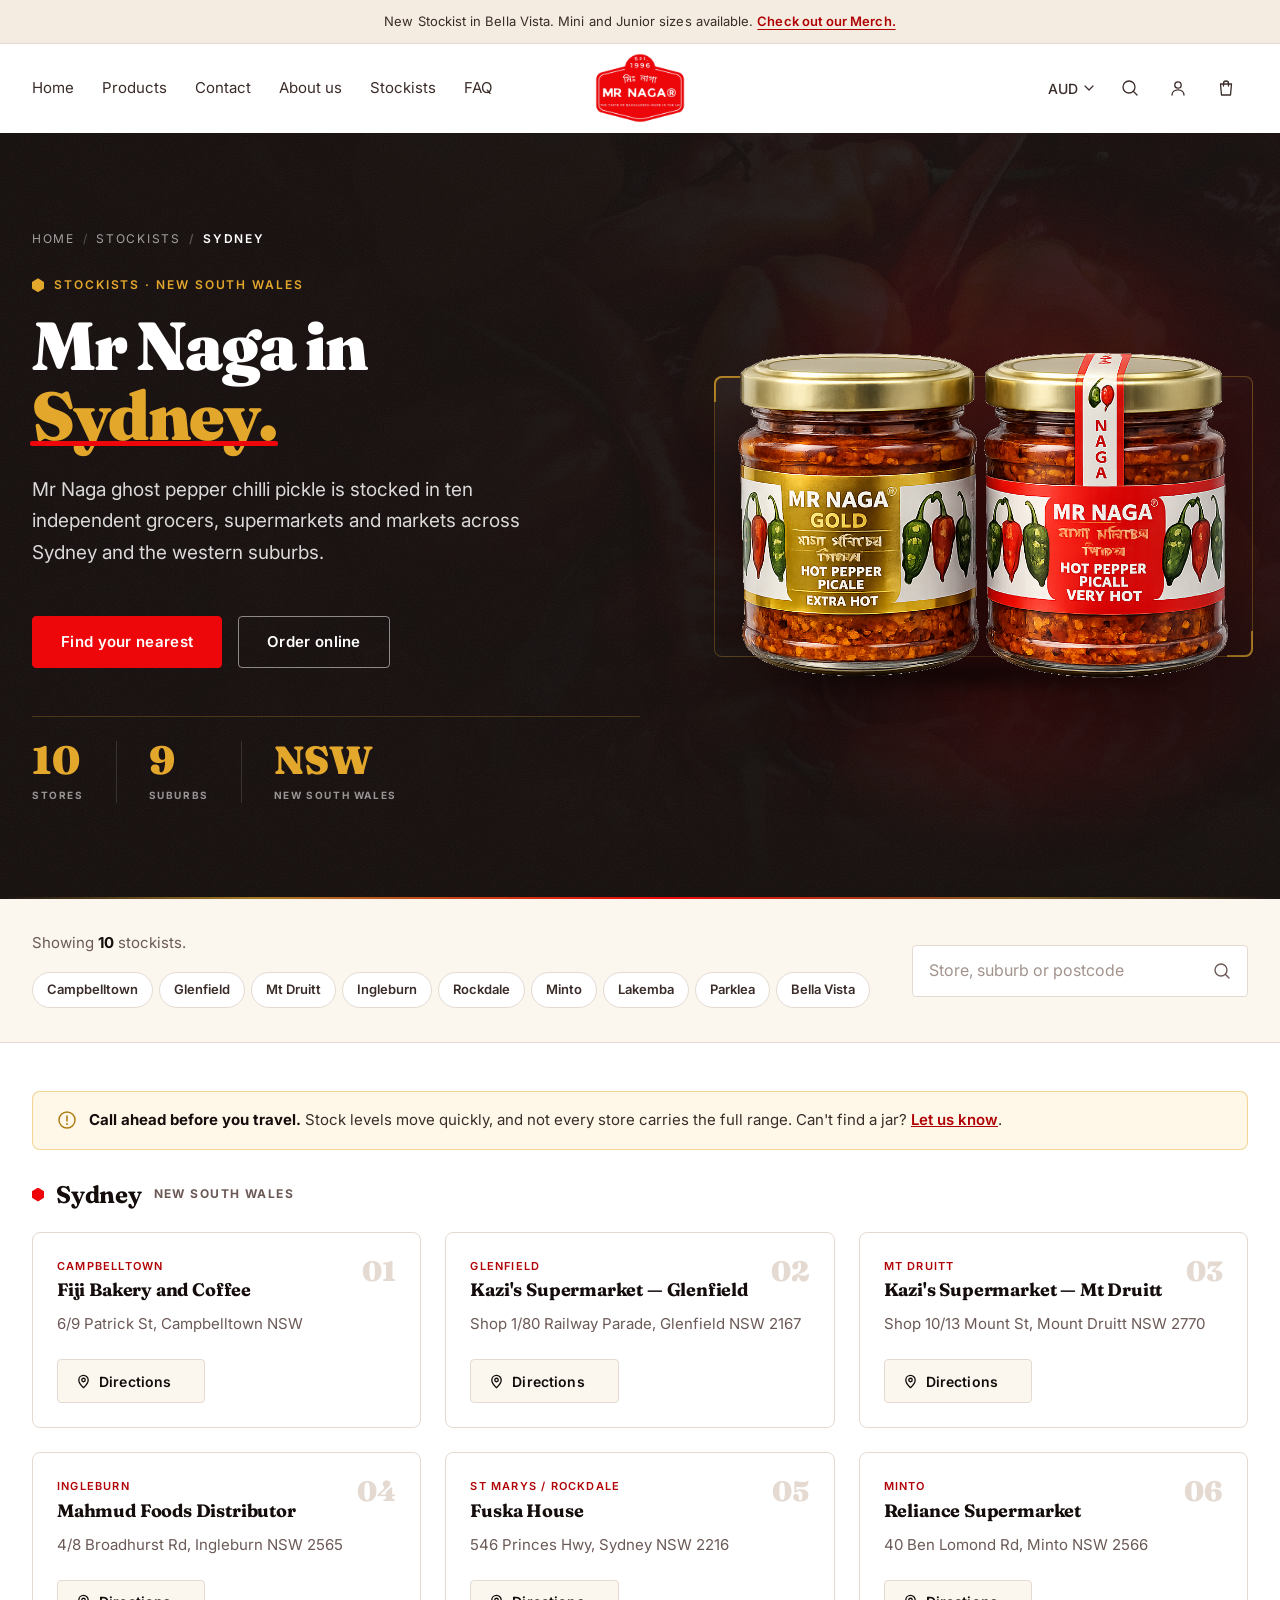
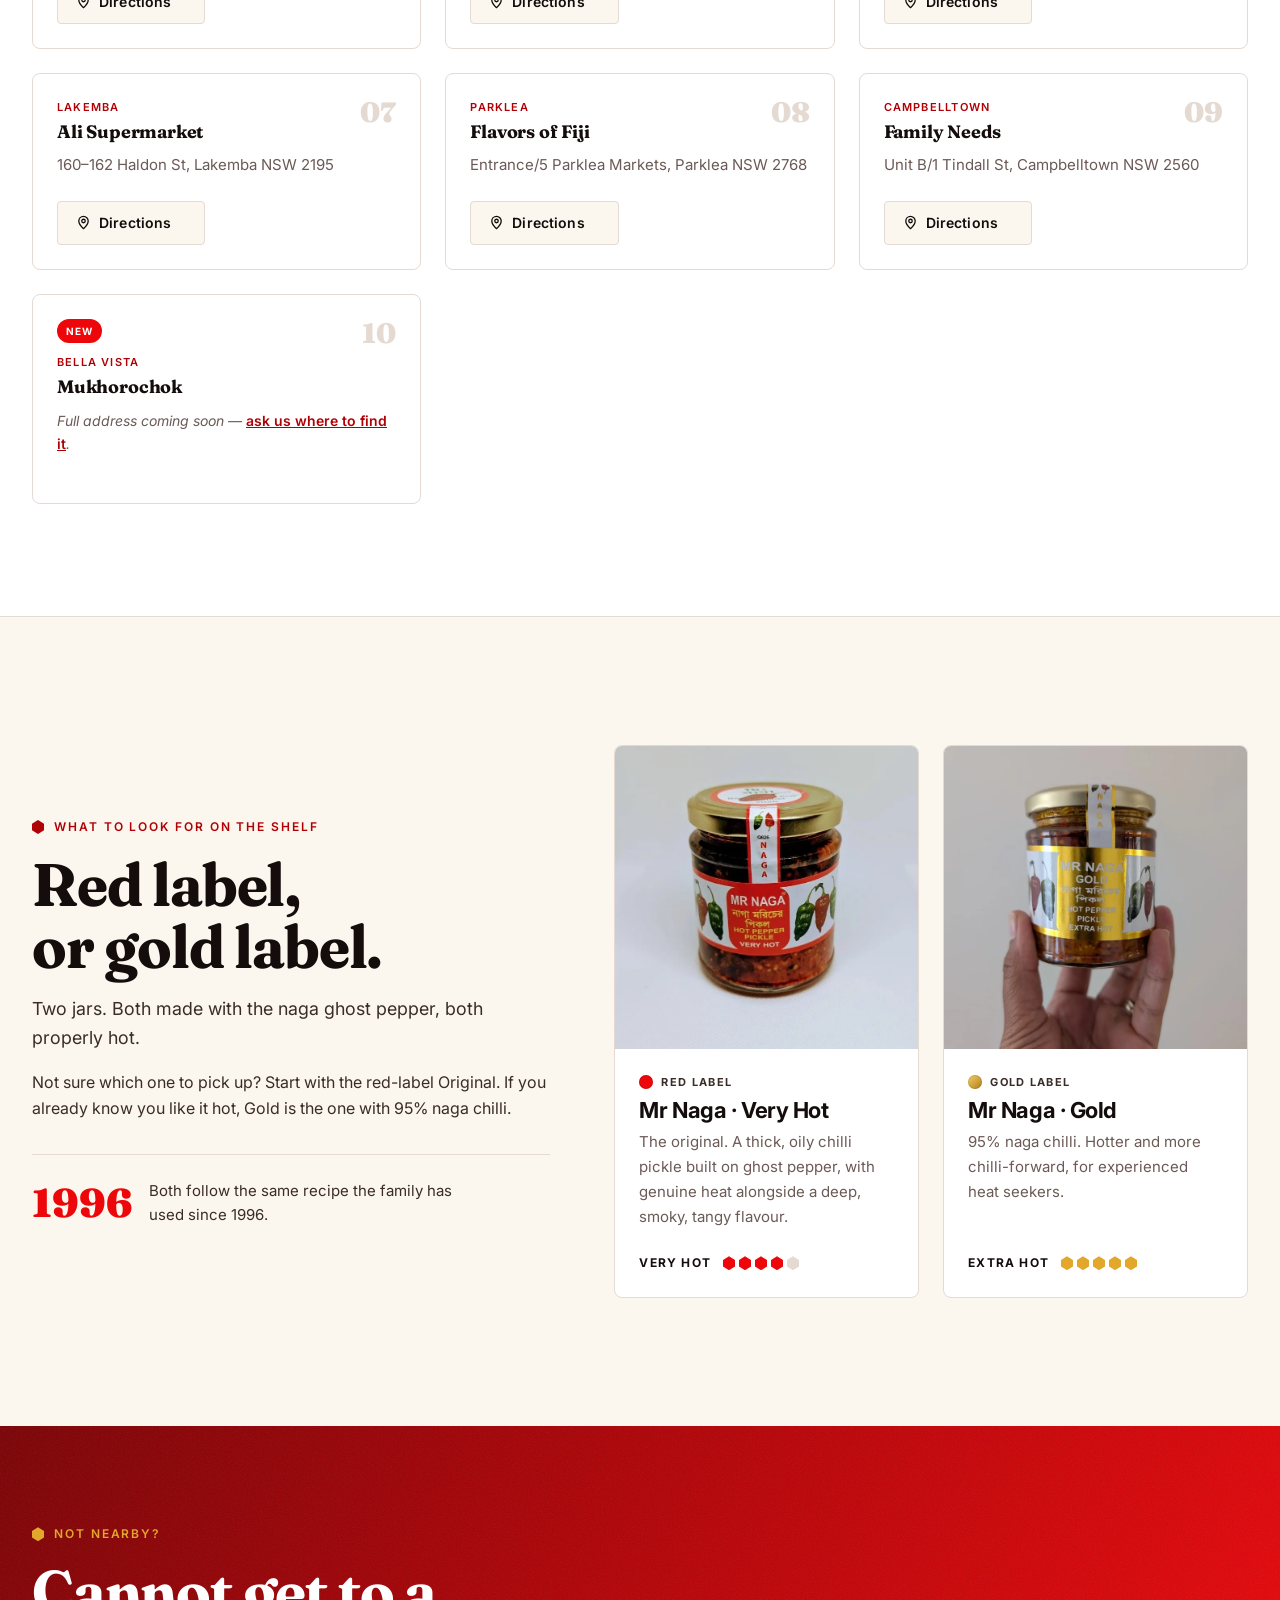
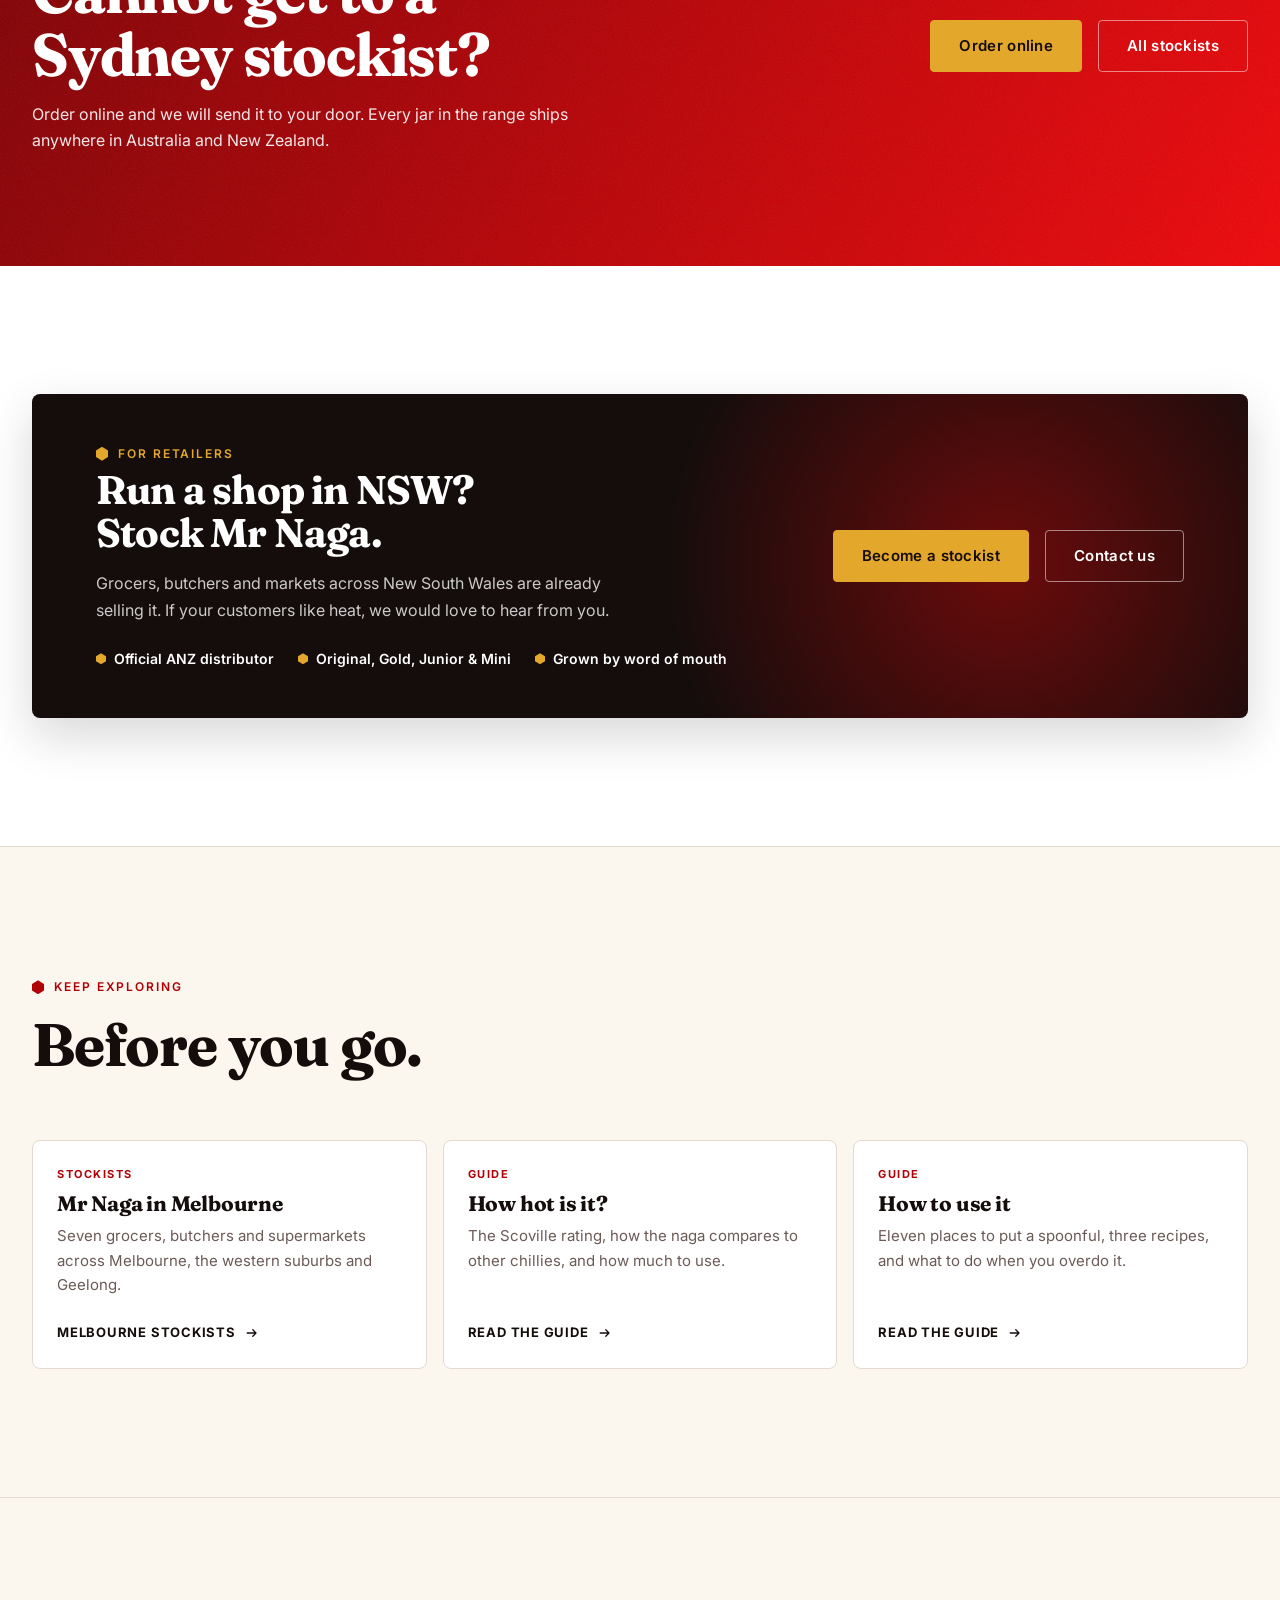
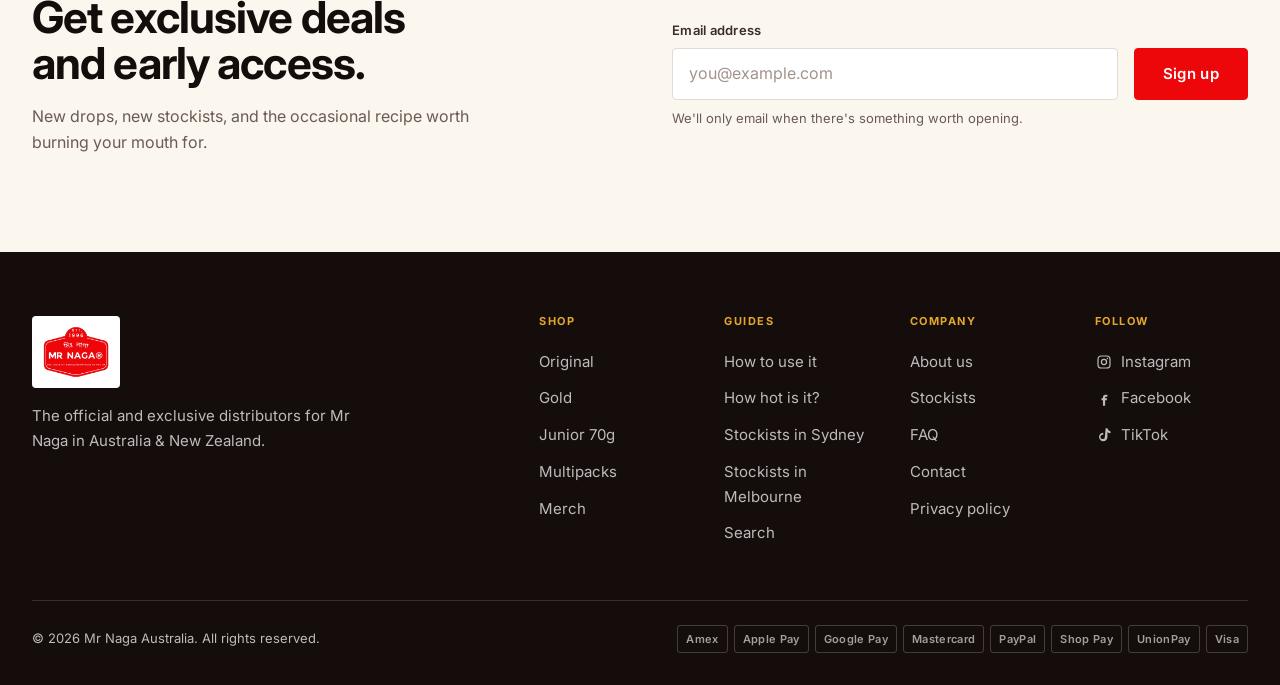
<file: stockists-sydney.html>
<!DOCTYPE html>
<html lang="en-AU">
<head>
<meta charset="utf-8">
<meta name="viewport" content="width=device-width, initial-scale=1">
<title>Mr Naga Stockists in Sydney — Where to Buy in NSW | Australia &amp; New Zealand</title>
<meta name="description" content="Buy Mr Naga ghost pepper chilli pickle in Sydney. Ten stockists across Campbelltown, Glenfield, Mt Druitt, Ingleburn, Rockdale, Minto, Lakemba, Parklea and Bella Vista.">
<meta name="theme-color" content="#ED070A">

<link rel="icon" href="assets/images/logo-mr-naga.png">
<link rel="preconnect" href="https://fonts.googleapis.com">
<link rel="preconnect" href="https://fonts.gstatic.com" crossorigin>
<link rel="preload" as="image" href="assets/images/hero-chilli-montage.webp" fetchpriority="high">
<link href="https://fonts.googleapis.com/css2?family=Fraunces:opsz,wght,SOFT,WONK@9..144,700..900,20..30,1&family=Inter:ital,opsz,wght@0,14..32,400..700;1,14..32,400..700&display=swap" rel="stylesheet">
<link rel="stylesheet" href="assets/css/style.css">
<link rel="stylesheet" href="assets/css/stockists.css">
<link rel="stylesheet" href="assets/css/city.css">
</head>
<body>

<a class="skip-link" href="#main">Skip to content</a>

<div class="announcement" role="region" aria-label="Announcement">
  <div class="announcement__inner">
    <p>New Stockist in Bella Vista. Mini and Junior sizes available. <a href="index.html#range">Check out our Merch.</a></p>
  </div>
</div>

<header class="site-header" id="siteHeader">
  <div class="site-header__inner">

    <button class="hdr-icon hdr-icon--menu" type="button" id="menuToggle"
            aria-label="Open menu" aria-expanded="false" aria-controls="mobileNav">
      <svg viewBox="0 0 14 14" aria-hidden="true" focusable="false">
        <path d="M1 3.5H13" stroke="currentColor" stroke-width="1.2" stroke-linecap="round"/>
        <path d="M1 10.5H13" stroke="currentColor" stroke-width="1.2" stroke-linecap="round"/>
      </svg>
    </button>

    <nav class="site-nav" aria-label="Primary">
      <ul>
        <li><a href="index.html">Home</a></li>
        <li><a href="index.html#range">Products</a></li>
        <li><a href="contact.html">Contact</a></li>
        <li><a href="about-us.html">About us</a></li>
        <li><a href="stockists.html">Stockists</a></li>
        <li><a href="index.html#faq">FAQ</a></li>
      </ul>
    </nav>

    <a class="site-logo" href="index.html" aria-label="Mr Naga — home">
      <img src="assets/images/logo-mr-naga.png"
           alt="Mr Naga" width="96" height="96" fetchpriority="high">
    </a>

    <div class="site-utils">
      <div class="currency">
        <button type="button" class="currency__btn" id="currencyBtn"
                aria-expanded="false" aria-haspopup="listbox" aria-label="Currency: Australian Dollar. Change region">
          <span>AUD</span>
          <svg viewBox="0 0 10 6" aria-hidden="true" focusable="false"><path d="M1 1l4 4 4-4" stroke="currentColor" stroke-width="1.2" fill="none" stroke-linecap="round" stroke-linejoin="round"/></svg>
        </button>
        <ul class="currency__menu" id="currencyMenu" role="listbox" aria-label="Region" hidden>
          <li role="option" aria-selected="true"><button type="button">Australia (AUD)</button></li>
          <li role="option" aria-selected="false"><button type="button">New Zealand (NZD)</button></li>
        </ul>
      </div>

      <a class="hdr-icon" href="search.html" aria-label="Search">
        <svg viewBox="0 0 20 20" aria-hidden="true" focusable="false">
          <circle cx="9" cy="9" r="6" stroke="currentColor" stroke-width="1.3" fill="none"/>
          <path d="M13.5 13.5L17 17" stroke="currentColor" stroke-width="1.3" stroke-linecap="round"/>
        </svg>
      </a>

      <button class="hdr-icon" type="button" aria-label="Account">
        <svg viewBox="0 0 20 20" aria-hidden="true" focusable="false">
          <circle cx="10" cy="7" r="3.2" stroke="currentColor" stroke-width="1.3" fill="none"/>
          <path d="M4 17c0-3.2 2.7-5.2 6-5.2s6 2 6 5.2" stroke="currentColor" stroke-width="1.3" fill="none" stroke-linecap="round"/>
        </svg>
      </button>

      <button class="hdr-icon hdr-icon--cart" type="button" aria-label="Cart, 0 items">
        <svg viewBox="0 0 20 20" aria-hidden="true" focusable="false">
          <path d="M4.5 6h11l-1 11h-9l-1-11z" stroke="currentColor" stroke-width="1.3" fill="none" stroke-linejoin="round"/>
          <path d="M7.5 8V5.5a2.5 2.5 0 015 0V8" stroke="currentColor" stroke-width="1.3" fill="none" stroke-linecap="round"/>
        </svg>
      </button>
    </div>
  </div>

  <nav class="mobile-nav" id="mobileNav" aria-label="Mobile" hidden>
    <ul>
      <li><a href="index.html">Home</a></li>
      <li><a href="index.html#range">Products</a></li>
      <li><a href="contact.html">Contact</a></li>
      <li><a href="about-us.html">About us</a></li>
      <li><a href="stockists.html">Stockists</a></li>
      <li><a href="index.html#faq">FAQ</a></li>
      <li><a href="how-to-use.html">How to use it</a></li>
      <li><a href="how-hot-is-it.html">How hot is it?</a></li>
    </ul>
  </nav>
</header>

<main id="main">

<!-- ============================================================ PAGE HERO ============================================================ -->
<section class="page-hero" aria-labelledby="cyTitle">
  <div class="page-hero__bg" aria-hidden="true">
    <img src="assets/images/hero-chilli-montage.webp" alt=""
         width="1600" height="900" fetchpriority="high">
  </div>
  <div class="page-hero__scrim" aria-hidden="true"></div>
  <div class="page-hero__glow" aria-hidden="true"></div>
  <div class="page-hero__grain" aria-hidden="true"></div>

  <div class="wrap page-hero__inner">

    <div class="page-hero__copy">
      <nav class="crumb" aria-label="Breadcrumb">
        <ol>
          <li><a href="index.html">Home</a></li>
          <li><a href="stockists.html">Stockists</a></li>
          <li aria-current="page">Sydney</li>
        </ol>
      </nav>

      <p class="eyebrow eyebrow--light"><span class="eyebrow__badge" aria-hidden="true"></span>Stockists · New South Wales</p>

      <h1 class="page-hero__title" id="cyTitle">Mr&nbsp;Naga in<br><em>Sydney.</em></h1>

      <p class="page-hero__lede">Mr Naga ghost pepper chilli pickle is stocked in ten independent grocers, supermarkets and markets across Sydney and the western suburbs.</p>

      <div class="page-hero__actions">
        <a class="btn btn--primary" href="#finder">Find your nearest</a>
        <a class="btn btn--outline-light" href="index.html#range">Order online</a>
      </div>

      <div class="page-hero__stats">
        <div class="stat"><b>10</b><span>Stores</span></div>
        <div class="stat"><b>9</b><span>Suburbs</span></div>
        <div class="stat"><b>NSW</b><span>New South Wales</span></div>
      </div>
    </div>

    <figure class="page-hero__figure">
      <span class="page-hero__frame" aria-hidden="true"></span>
      <img src="assets/images/hero-img.png"
           alt="Two jars of Mr Naga hot pepper pickle side by side: Gold extra hot and Original very hot"
           width="941" height="631" fetchpriority="high">
    </figure>

  </div>

  <div class="page-hero__rule" aria-hidden="true"></div>
</section>

<!-- ============================================================ FINDER ============================================================ -->
<div class="finder cy-finder" id="finder">
  <div class="wrap finder__inner">

    <div class="cy-finder__meta">
      <p class="stockists__count" id="stockistCount" role="status" aria-live="polite">
        Showing <b>10</b> stockists.
      </p>
      <ul class="cy-suburbs" aria-label="Jump to a suburb">
        <li><button type="button" data-q="campbelltown" aria-pressed="false">Campbelltown</button></li>
        <li><button type="button" data-q="glenfield" aria-pressed="false">Glenfield</button></li>
        <li><button type="button" data-q="mount druitt" aria-pressed="false">Mt Druitt</button></li>
        <li><button type="button" data-q="ingleburn" aria-pressed="false">Ingleburn</button></li>
        <li><button type="button" data-q="rockdale" aria-pressed="false">Rockdale</button></li>
        <li><button type="button" data-q="minto" aria-pressed="false">Minto</button></li>
        <li><button type="button" data-q="lakemba" aria-pressed="false">Lakemba</button></li>
        <li><button type="button" data-q="parklea" aria-pressed="false">Parklea</button></li>
        <li><button type="button" data-q="bella vista" aria-pressed="false">Bella Vista</button></li>
      </ul>
    </div>

    <div class="finder__search">
      <label class="visually-hidden" for="stockistSearch">Search Sydney stockists</label>
      <input type="search" id="stockistSearch" name="stockistSearch"
             placeholder="Store, suburb or postcode"
             autocomplete="off" enterkeyhint="search"
             aria-describedby="stockistCount">
      <svg viewBox="0 0 20 20" aria-hidden="true" focusable="false">
        <circle cx="9" cy="9" r="6" stroke="currentColor" stroke-width="1.4" fill="none"/>
        <path d="M13.5 13.5L17 17" stroke="currentColor" stroke-width="1.4" stroke-linecap="round"/>
      </svg>
      <button class="finder__clear" type="button" id="stockistClear" aria-label="Clear search">
        <svg viewBox="0 0 14 14" aria-hidden="true" focusable="false">
          <path d="M1 1l12 12M13 1L1 13" stroke="currentColor" stroke-width="1.6" stroke-linecap="round"/>
        </svg>
      </button>
    </div>

  </div>
</div>

<!-- ============================================================ LIST ============================================================ -->
<section class="stockists cy-list" aria-labelledby="listHeading">
  <div class="wrap">

    <p class="cy-note">
      <svg viewBox="0 0 20 20" aria-hidden="true" focusable="false"><circle cx="10" cy="10" r="8" fill="none" stroke="currentColor" stroke-width="1.5"/><path d="M10 6v5" stroke="currentColor" stroke-width="1.6" stroke-linecap="round"/><circle cx="10" cy="14" r="1" fill="currentColor"/></svg>
      <span><b>Call ahead before you travel.</b> Stock levels move quickly, and not every store carries
      the full range. Can't find a jar? <a href="contact.html">Let us know</a>.</span>
    </p>

    <div class="stockists__group" data-group="sydney">
      <h2 class="stockists__city" id="listHeading">Sydney <span>New South Wales</span></h2>

      <ul class="stockists__grid">
        <li class="stockist" data-city="sydney" data-search="fiji bakery and coffee campbelltown cambelltown 6/9 patrick st cambelltown">
          <p class="stockist__suburb">Campbelltown</p>
          <h3 class="stockist__name">Fiji Bakery and Coffee</h3>
          <address class="stockist__address">6/9 Patrick St, Campbelltown NSW</address>
          <a class="stockist__dir" href="https://www.google.com/maps/search/?api=1&amp;query=6%2F9%20Patrick%20St%2C%20Campbelltown%20NSW"
             target="_blank" rel="noopener noreferrer">
            <svg class="stockist__dir-pin" viewBox="0 0 16 16" aria-hidden="true" focusable="false">
              <path d="M8 14.6s5-4.4 5-8.1a5 5 0 1 0-10 0c0 3.7 5 8.1 5 8.1z" fill="none" stroke="currentColor" stroke-width="1.4" stroke-linejoin="round"/>
              <circle cx="8" cy="6.4" r="1.85" fill="none" stroke="currentColor" stroke-width="1.4"/>
            </svg>
            <span>Directions</span>
            <svg class="stockist__dir-arrow" viewBox="0 0 16 16" aria-hidden="true" focusable="false">
              <path d="M3 8h9M8.5 4.5 12 8l-3.5 3.5" fill="none" stroke="currentColor" stroke-width="1.5" stroke-linecap="round" stroke-linejoin="round"/>
            </svg>
            <span class="visually-hidden">to Fiji Bakery and Coffee (opens in a new tab)</span>
          </a>
        </li>

        <li class="stockist" data-city="sydney" data-search="kazi's supermarket kazis glenfield shop 1/80 railway parade glenfield nsw 2167">
          <p class="stockist__suburb">Glenfield</p>
          <h3 class="stockist__name">Kazi's Supermarket — Glenfield</h3>
          <address class="stockist__address">Shop 1/80 Railway Parade, Glenfield NSW 2167</address>
          <a class="stockist__dir" href="https://www.google.com/maps/search/?api=1&amp;query=Shop%201%2F80%20Railway%20Parade%2C%20Glenfield%20NSW%202167"
             target="_blank" rel="noopener noreferrer">
            <svg class="stockist__dir-pin" viewBox="0 0 16 16" aria-hidden="true" focusable="false">
              <path d="M8 14.6s5-4.4 5-8.1a5 5 0 1 0-10 0c0 3.7 5 8.1 5 8.1z" fill="none" stroke="currentColor" stroke-width="1.4" stroke-linejoin="round"/>
              <circle cx="8" cy="6.4" r="1.85" fill="none" stroke="currentColor" stroke-width="1.4"/>
            </svg>
            <span>Directions</span>
            <svg class="stockist__dir-arrow" viewBox="0 0 16 16" aria-hidden="true" focusable="false">
              <path d="M3 8h9M8.5 4.5 12 8l-3.5 3.5" fill="none" stroke="currentColor" stroke-width="1.5" stroke-linecap="round" stroke-linejoin="round"/>
            </svg>
            <span class="visually-hidden">to Kazi's Supermarket Glenfield (opens in a new tab)</span>
          </a>
        </li>

        <li class="stockist" data-city="sydney" data-search="kazi's supermarket kazis mt druitt mount druitt shop 10/13 mount st mount druitt nsw 2770">
          <p class="stockist__suburb">Mt Druitt</p>
          <h3 class="stockist__name">Kazi's Supermarket — Mt Druitt</h3>
          <address class="stockist__address">Shop 10/13 Mount St, Mount Druitt NSW 2770</address>
          <a class="stockist__dir" href="https://www.google.com/maps/search/?api=1&amp;query=Shop%2010%2F13%20Mount%20St%2C%20Mount%20Druitt%20NSW%202770"
             target="_blank" rel="noopener noreferrer">
            <svg class="stockist__dir-pin" viewBox="0 0 16 16" aria-hidden="true" focusable="false">
              <path d="M8 14.6s5-4.4 5-8.1a5 5 0 1 0-10 0c0 3.7 5 8.1 5 8.1z" fill="none" stroke="currentColor" stroke-width="1.4" stroke-linejoin="round"/>
              <circle cx="8" cy="6.4" r="1.85" fill="none" stroke="currentColor" stroke-width="1.4"/>
            </svg>
            <span>Directions</span>
            <svg class="stockist__dir-arrow" viewBox="0 0 16 16" aria-hidden="true" focusable="false">
              <path d="M3 8h9M8.5 4.5 12 8l-3.5 3.5" fill="none" stroke="currentColor" stroke-width="1.5" stroke-linecap="round" stroke-linejoin="round"/>
            </svg>
            <span class="visually-hidden">to Kazi's Supermarket Mt Druitt (opens in a new tab)</span>
          </a>
        </li>

        <li class="stockist" data-city="sydney" data-search="mahmud foods distributor ingleburn 4/8 broadhurst rd ingleburn nsw 2565">
          <p class="stockist__suburb">Ingleburn</p>
          <h3 class="stockist__name">Mahmud Foods Distributor</h3>
          <address class="stockist__address">4/8 Broadhurst Rd, Ingleburn NSW 2565</address>
          <a class="stockist__dir" href="https://www.google.com/maps/search/?api=1&amp;query=4%2F8%20Broadhurst%20Rd%2C%20Ingleburn%20NSW%202565"
             target="_blank" rel="noopener noreferrer">
            <svg class="stockist__dir-pin" viewBox="0 0 16 16" aria-hidden="true" focusable="false">
              <path d="M8 14.6s5-4.4 5-8.1a5 5 0 1 0-10 0c0 3.7 5 8.1 5 8.1z" fill="none" stroke="currentColor" stroke-width="1.4" stroke-linejoin="round"/>
              <circle cx="8" cy="6.4" r="1.85" fill="none" stroke="currentColor" stroke-width="1.4"/>
            </svg>
            <span>Directions</span>
            <svg class="stockist__dir-arrow" viewBox="0 0 16 16" aria-hidden="true" focusable="false">
              <path d="M3 8h9M8.5 4.5 12 8l-3.5 3.5" fill="none" stroke="currentColor" stroke-width="1.5" stroke-linecap="round" stroke-linejoin="round"/>
            </svg>
            <span class="visually-hidden">to Mahmud Foods Distributor (opens in a new tab)</span>
          </a>
        </li>

        <li class="stockist" data-city="sydney" data-search="fuska house st marys rockdale 546 princes hwy sydney new south wales 2216">
          <p class="stockist__suburb">St Marys / Rockdale</p>
          <h3 class="stockist__name">Fuska House</h3>
          <address class="stockist__address">546 Princes Hwy, Sydney NSW 2216</address>
          <a class="stockist__dir" href="https://www.google.com/maps/search/?api=1&amp;query=546%20Princes%20Hwy%2C%20Rockdale%20NSW%202216"
             target="_blank" rel="noopener noreferrer">
            <svg class="stockist__dir-pin" viewBox="0 0 16 16" aria-hidden="true" focusable="false">
              <path d="M8 14.6s5-4.4 5-8.1a5 5 0 1 0-10 0c0 3.7 5 8.1 5 8.1z" fill="none" stroke="currentColor" stroke-width="1.4" stroke-linejoin="round"/>
              <circle cx="8" cy="6.4" r="1.85" fill="none" stroke="currentColor" stroke-width="1.4"/>
            </svg>
            <span>Directions</span>
            <svg class="stockist__dir-arrow" viewBox="0 0 16 16" aria-hidden="true" focusable="false">
              <path d="M3 8h9M8.5 4.5 12 8l-3.5 3.5" fill="none" stroke="currentColor" stroke-width="1.5" stroke-linecap="round" stroke-linejoin="round"/>
            </svg>
            <span class="visually-hidden">to Fuska House (opens in a new tab)</span>
          </a>
        </li>

        <li class="stockist" data-city="sydney" data-search="reliance supermarket minto 40 ben lomond rd minto nsw 2566">
          <p class="stockist__suburb">Minto</p>
          <h3 class="stockist__name">Reliance Supermarket</h3>
          <address class="stockist__address">40 Ben Lomond Rd, Minto NSW 2566</address>
          <a class="stockist__dir" href="https://www.google.com/maps/search/?api=1&amp;query=40%20Ben%20Lomond%20Rd%2C%20Minto%20NSW%202566"
             target="_blank" rel="noopener noreferrer">
            <svg class="stockist__dir-pin" viewBox="0 0 16 16" aria-hidden="true" focusable="false">
              <path d="M8 14.6s5-4.4 5-8.1a5 5 0 1 0-10 0c0 3.7 5 8.1 5 8.1z" fill="none" stroke="currentColor" stroke-width="1.4" stroke-linejoin="round"/>
              <circle cx="8" cy="6.4" r="1.85" fill="none" stroke="currentColor" stroke-width="1.4"/>
            </svg>
            <span>Directions</span>
            <svg class="stockist__dir-arrow" viewBox="0 0 16 16" aria-hidden="true" focusable="false">
              <path d="M3 8h9M8.5 4.5 12 8l-3.5 3.5" fill="none" stroke="currentColor" stroke-width="1.5" stroke-linecap="round" stroke-linejoin="round"/>
            </svg>
            <span class="visually-hidden">to Reliance Supermarket (opens in a new tab)</span>
          </a>
        </li>

        <li class="stockist" data-city="sydney" data-search="ali supermarket lakemba 160-162 haldon st lakemba nsw 2195">
          <p class="stockist__suburb">Lakemba</p>
          <h3 class="stockist__name">Ali Supermarket</h3>
          <address class="stockist__address">160–162 Haldon St, Lakemba NSW 2195</address>
          <a class="stockist__dir" href="https://www.google.com/maps/search/?api=1&amp;query=160-162%20Haldon%20St%2C%20Lakemba%20NSW%202195"
             target="_blank" rel="noopener noreferrer">
            <svg class="stockist__dir-pin" viewBox="0 0 16 16" aria-hidden="true" focusable="false">
              <path d="M8 14.6s5-4.4 5-8.1a5 5 0 1 0-10 0c0 3.7 5 8.1 5 8.1z" fill="none" stroke="currentColor" stroke-width="1.4" stroke-linejoin="round"/>
              <circle cx="8" cy="6.4" r="1.85" fill="none" stroke="currentColor" stroke-width="1.4"/>
            </svg>
            <span>Directions</span>
            <svg class="stockist__dir-arrow" viewBox="0 0 16 16" aria-hidden="true" focusable="false">
              <path d="M3 8h9M8.5 4.5 12 8l-3.5 3.5" fill="none" stroke="currentColor" stroke-width="1.5" stroke-linecap="round" stroke-linejoin="round"/>
            </svg>
            <span class="visually-hidden">to Ali Supermarket (opens in a new tab)</span>
          </a>
        </li>

        <li class="stockist" data-city="sydney" data-search="flavors of fiji flavours parklea entrance/5 parklea markets parklea nsw 2768">
          <p class="stockist__suburb">Parklea</p>
          <h3 class="stockist__name">Flavors of Fiji</h3>
          <address class="stockist__address">Entrance/5 Parklea Markets, Parklea NSW 2768</address>
          <a class="stockist__dir" href="https://www.google.com/maps/search/?api=1&amp;query=Parklea%20Markets%2C%20Parklea%20NSW%202768"
             target="_blank" rel="noopener noreferrer">
            <svg class="stockist__dir-pin" viewBox="0 0 16 16" aria-hidden="true" focusable="false">
              <path d="M8 14.6s5-4.4 5-8.1a5 5 0 1 0-10 0c0 3.7 5 8.1 5 8.1z" fill="none" stroke="currentColor" stroke-width="1.4" stroke-linejoin="round"/>
              <circle cx="8" cy="6.4" r="1.85" fill="none" stroke="currentColor" stroke-width="1.4"/>
            </svg>
            <span>Directions</span>
            <svg class="stockist__dir-arrow" viewBox="0 0 16 16" aria-hidden="true" focusable="false">
              <path d="M3 8h9M8.5 4.5 12 8l-3.5 3.5" fill="none" stroke="currentColor" stroke-width="1.5" stroke-linecap="round" stroke-linejoin="round"/>
            </svg>
            <span class="visually-hidden">to Flavors of Fiji (opens in a new tab)</span>
          </a>
        </li>

        <li class="stockist" data-city="sydney" data-search="family needs campbeltown campbelltown unit b/1 tindall st campbelltown nsw 2560">
          <p class="stockist__suburb">Campbelltown</p>
          <h3 class="stockist__name">Family Needs</h3>
          <address class="stockist__address">Unit B/1 Tindall St, Campbelltown NSW 2560</address>
          <a class="stockist__dir" href="https://www.google.com/maps/search/?api=1&amp;query=Unit%20B%2F1%20Tindall%20St%2C%20Campbelltown%20NSW%202560"
             target="_blank" rel="noopener noreferrer">
            <svg class="stockist__dir-pin" viewBox="0 0 16 16" aria-hidden="true" focusable="false">
              <path d="M8 14.6s5-4.4 5-8.1a5 5 0 1 0-10 0c0 3.7 5 8.1 5 8.1z" fill="none" stroke="currentColor" stroke-width="1.4" stroke-linejoin="round"/>
              <circle cx="8" cy="6.4" r="1.85" fill="none" stroke="currentColor" stroke-width="1.4"/>
            </svg>
            <span>Directions</span>
            <svg class="stockist__dir-arrow" viewBox="0 0 16 16" aria-hidden="true" focusable="false">
              <path d="M3 8h9M8.5 4.5 12 8l-3.5 3.5" fill="none" stroke="currentColor" stroke-width="1.5" stroke-linecap="round" stroke-linejoin="round"/>
            </svg>
            <span class="visually-hidden">to Family Needs (opens in a new tab)</span>
          </a>
        </li>

        <li class="stockist" data-city="sydney" data-search="mukhorochok bella vista new stockist mini junior">
          <span class="stockist__flag">New</span>
          <p class="stockist__suburb">Bella Vista</p>
          <h3 class="stockist__name">Mukhorochok</h3>
          <p class="stockist__pending">
            Full address coming soon —
            <a href="mailto:sales@mrnaga.com.au?subject=Bella%20Vista%20stockist">ask us where to find it</a>.
          </p>
        </li>
      </ul>
    </div>

    <div class="stockists__empty" id="stockistEmpty" hidden>
      <svg viewBox="0 0 24 24" aria-hidden="true" focusable="false">
        <circle cx="11" cy="11" r="7" fill="none" stroke="currentColor" stroke-width="1.5"/>
        <path d="M16.5 16.5L21 21" stroke="currentColor" stroke-width="1.5" stroke-linecap="round"/>
      </svg>
      <h2>No Sydney stockists match that search.</h2>
      <p>
        Try a different suburb, check our <a href="stockists-melbourne.html">Melbourne stockists</a>,
        or order online and we'll ship it to your door.
      </p>
      <button class="btn btn--dark btn--sm" type="button" id="stockistReset">Clear search</button>
    </div>

  </div>
</section>

<!-- ============================================================ ON THE SHELF ============================================================ -->
<section class="section cy-shelf-band" aria-labelledby="shelfHeading">
  <div class="wrap cy-shelf">
    <div class="cy-shelf__copy">
      <p class="eyebrow"><span class="eyebrow__badge" aria-hidden="true"></span>What to look for on the shelf</p>
      <h2 class="section-title" id="shelfHeading">Red label,<br>or gold label.</h2>
      <p class="section-lede">Two jars. Both made with the naga ghost pepper, both properly hot.</p>
      <p>Not sure which one to pick up? Start with the red-label Original. If you already know
         you like it hot, Gold is the one with 95% naga chilli.</p>
      <div class="cy-since">
        <b>1996</b>
        <span>Both follow the same recipe the family has used since 1996.</span>
      </div>
    </div>

    <div class="cy-jars">
      <article class="cy-jar cy-jar--original reveal">
        <div class="cy-jar__media">
          <img src="assets/images/product-original.webp" alt="Mr Naga Original hot pepper pickle with a red label" loading="lazy" width="600" height="600">
        </div>
        <div class="cy-jar__body">
          <span class="cy-jar__label"><i aria-hidden="true"></i>Red label</span>
          <h3>Mr Naga · Very Hot</h3>
          <p>The original. A thick, oily chilli pickle built on ghost pepper, with genuine heat
             alongside a deep, smoky, tangy flavour.</p>
          <div class="heat" role="img" aria-label="Heat level: 4 out of 5. Very hot.">
            <span class="heat__label">Very Hot</span>
            <span class="heat__pips" aria-hidden="true"><i class="on"></i><i class="on"></i><i class="on"></i><i class="on"></i><i></i></span>
          </div>
        </div>
      </article>
      <article class="cy-jar cy-jar--gold reveal" style="--d:100ms">
        <div class="cy-jar__media">
          <img src="assets/images/product-gold.webp" alt="Mr Naga Gold hot pepper pickle with a gold label" loading="lazy" width="600" height="600">
        </div>
        <div class="cy-jar__body">
          <span class="cy-jar__label"><i aria-hidden="true"></i>Gold label</span>
          <h3>Mr Naga · Gold</h3>
          <p>95% naga chilli. Hotter and more chilli-forward, for experienced heat seekers.</p>
          <div class="heat" role="img" aria-label="Heat level: 5 out of 5. Extra hot.">
            <span class="heat__label">Extra Hot</span>
            <span class="heat__pips" aria-hidden="true"><i class="on"></i><i class="on"></i><i class="on"></i><i class="on"></i><i class="on"></i></span>
          </div>
        </div>
      </article>
    </div>
  </div>
</section>

<!-- ============================================================ CTA ============================================================ -->
<section class="cta-band" aria-labelledby="ctaHeading">
  <div class="cta-band__grain" aria-hidden="true"></div>
  <div class="wrap cta-band__inner">
    <div>
      <p class="eyebrow eyebrow--light"><span class="eyebrow__badge" aria-hidden="true"></span>Not nearby?</p>
      <h2 class="section-title section-title--light" id="ctaHeading">Cannot get to a<br>Sydney stockist?</h2>
      <p>Order online and we will send it to your door. Every jar in the range ships anywhere in
         Australia and New Zealand.</p>
    </div>
    <div class="cta-band__actions">
      <a class="btn btn--gold" href="index.html#range">Order online</a>
      <a class="btn btn--outline-light" href="stockists.html">All stockists</a>
    </div>
  </div>
</section>

<!-- ============================================================ RETAILERS ============================================================ -->
<section class="section" aria-labelledby="tradeHeading">
  <div class="wrap">
    <div class="cy-trade reveal">
      <div>
        <p class="eyebrow eyebrow--light"><span class="eyebrow__badge" aria-hidden="true"></span>For retailers</p>
        <h2 id="tradeHeading">Run a shop in NSW?<br>Stock Mr Naga.</h2>
        <p>Grocers, butchers and markets across New South Wales are already selling it. If your
           customers like heat, we would love to hear from you.</p>
        <ul class="cy-trade__perks">
          <li>Official ANZ distributor</li>
          <li>Original, Gold, Junior &amp; Mini</li>
          <li>Grown by word of mouth</li>
        </ul>
      </div>
      <div class="cy-trade__actions">
        <a class="btn btn--gold" href="mailto:sales@mrnaga.com.au?subject=Stocking%20Mr%20Naga%20in%20NSW">Become a stockist</a>
        <a class="btn btn--outline-light" href="contact.html">Contact us</a>
      </div>
    </div>
  </div>
</section>

<!-- ============================================================ RELATED ============================================================ -->
<section class="section related" aria-labelledby="relatedHeading">
  <div class="wrap">
    <header class="section-head section-head--left">
      <p class="eyebrow"><span class="eyebrow__badge" aria-hidden="true"></span>Keep exploring</p>
      <h2 class="section-title" id="relatedHeading">Before you go.</h2>
    </header>

    <div class="related__grid">
      <a class="related__card" href="stockists-melbourne.html">
        <p class="related__kicker">Stockists</p>
        <h3 class="related__title">Mr Naga in Melbourne</h3>
        <p>Seven grocers, butchers and supermarkets across Melbourne, the western suburbs and Geelong.</p>
        <span class="related__go">Melbourne stockists <svg viewBox="0 0 20 20" aria-hidden="true" focusable="false"><path d="M4 10h11M11 6l4 4-4 4" stroke="currentColor" stroke-width="1.6" fill="none" stroke-linecap="round" stroke-linejoin="round"/></svg></span>
      </a>
      <a class="related__card" href="how-hot-is-it.html">
        <p class="related__kicker">Guide</p>
        <h3 class="related__title">How hot is it?</h3>
        <p>The Scoville rating, how the naga compares to other chillies, and how much to use.</p>
        <span class="related__go">Read the guide <svg viewBox="0 0 20 20" aria-hidden="true" focusable="false"><path d="M4 10h11M11 6l4 4-4 4" stroke="currentColor" stroke-width="1.6" fill="none" stroke-linecap="round" stroke-linejoin="round"/></svg></span>
      </a>
      <a class="related__card" href="how-to-use.html">
        <p class="related__kicker">Guide</p>
        <h3 class="related__title">How to use it</h3>
        <p>Eleven places to put a spoonful, three recipes, and what to do when you overdo it.</p>
        <span class="related__go">Read the guide <svg viewBox="0 0 20 20" aria-hidden="true" focusable="false"><path d="M4 10h11M11 6l4 4-4 4" stroke="currentColor" stroke-width="1.6" fill="none" stroke-linecap="round" stroke-linejoin="round"/></svg></span>
      </a>
    </div>
  </div>
</section>

<!-- ============================================================ NEWSLETTER ============================================================ -->
<section class="newsletter" id="signup">
  <div class="wrap newsletter__inner">
    <div class="newsletter__copy">
      <h2>Get exclusive deals<br>and early access.</h2>
      <p>New drops, new stockists, and the occasional recipe worth burning your mouth for.</p>
    </div>
    <form class="newsletter__form" id="signupForm" novalidate>
      <div class="field">
        <label for="email">Email address</label>
        <input type="email" id="email" name="email" inputmode="email" autocomplete="email"
               placeholder="you@example.com" required aria-describedby="emailHelp emailError">
        <p class="field__help" id="emailHelp">We'll only email when there's something worth opening.</p>
        <p class="field__error" id="emailError" role="alert" hidden></p>
      </div>
      <button class="btn btn--primary" type="submit" id="signupBtn">Sign up</button>
      <p class="field__success" id="signupSuccess" role="status" hidden>Thanks — you're on the list.</p>
    </form>
  </div>
</section>

</main>

<!-- ============================================================ FOOTER ============================================================ -->
<footer class="site-footer">
  <div class="wrap site-footer__top">
    <div class="site-footer__brand">
      <img src="assets/images/logo-mr-naga.png"
           alt="Mr Naga" width="88" height="88" loading="lazy">
      <p>The official and exclusive distributors for Mr Naga in Australia &amp; New Zealand.</p>
    </div>

    <nav class="site-footer__nav" aria-label="Footer">
      <div>
        <h2>Shop</h2>
        <ul>
          <li><a href="index.html#range">Original</a></li>
          <li><a href="index.html#range">Gold</a></li>
          <li><a href="index.html#range">Junior 70g</a></li>
          <li><a href="index.html#range">Multipacks</a></li>
          <li><a href="index.html#range">Merch</a></li>
        </ul>
      </div>
      <div>
        <h2>Guides</h2>
        <ul>
          <li><a href="how-to-use.html">How to use it</a></li>
          <li><a href="how-hot-is-it.html">How hot is it?</a></li>
          <li><a href="stockists-sydney.html" aria-current="page">Stockists in Sydney</a></li>
          <li><a href="stockists-melbourne.html">Stockists in Melbourne</a></li>
          <li><a href="search.html">Search</a></li>
        </ul>
      </div>
      <div>
        <h2>Company</h2>
        <ul>
          <li><a href="about-us.html">About us</a></li>
          <li><a href="stockists.html">Stockists</a></li>
          <li><a href="index.html#faq">FAQ</a></li>
          <li><a href="contact.html">Contact</a></li>
          <li><a href="https://www.mrnaga.com.au/policies/privacy-policy">Privacy policy</a></li>
        </ul>
      </div>
      <div>
        <h2>Follow</h2>
        <ul class="social">
          <li><a href="https://www.instagram.com/mr.naga_anz/" aria-label="Mr Naga on Instagram">
            <svg viewBox="0 0 24 24" aria-hidden="true" focusable="false"><rect x="4" y="4" width="16" height="16" rx="4.5" fill="none" stroke="currentColor" stroke-width="1.6"/><circle cx="12" cy="12" r="3.4" fill="none" stroke="currentColor" stroke-width="1.6"/><circle cx="16.6" cy="7.4" r="1" fill="currentColor"/></svg>
            <span>Instagram</span></a></li>
          <li><a href="https://www.facebook.com/MrNaga-ANZ" aria-label="Mr Naga on Facebook">
            <svg viewBox="0 0 24 24" aria-hidden="true" focusable="false"><path fill="currentColor" d="M14 9h2.5V6.2H14c-2.1 0-3.4 1.4-3.4 3.5V11H8.6v2.8h2V21h2.9v-7.2h2.2l.4-2.8h-2.6V9.9c0-.6.2-.9.5-.9z"/></svg>
            <span>Facebook</span></a></li>
          <li><a href="https://www.tiktok.com/@mr.naga.anz" aria-label="Mr Naga on TikTok">
            <svg viewBox="0 0 24 24" aria-hidden="true" focusable="false"><path fill="currentColor" d="M14.2 3h2.4a4.9 4.9 0 004.1 4.2v2.5a7.4 7.4 0 01-4.1-1.4v6.2A5.6 5.6 0 1111 9v2.7a2.9 2.9 0 102.1 2.8z"/></svg>
            <span>TikTok</span></a></li>
        </ul>
      </div>
    </nav>
  </div>

  <div class="wrap site-footer__bottom">
    <p class="copy">© 2026 Mr Naga Australia. All rights reserved.</p>
    <ul class="pay" aria-label="Accepted payment methods">
      <li>Amex</li><li>Apple&nbsp;Pay</li><li>Google&nbsp;Pay</li><li>Mastercard</li>
      <li>PayPal</li><li>Shop&nbsp;Pay</li><li>UnionPay</li><li>Visa</li>
    </ul>
  </div>
</footer>

<script src="assets/js/main.js" defer></script>
<script src="assets/js/stockists.js" defer></script>
<script src="assets/js/city.js" defer></script>
</body>
</html>
</file>
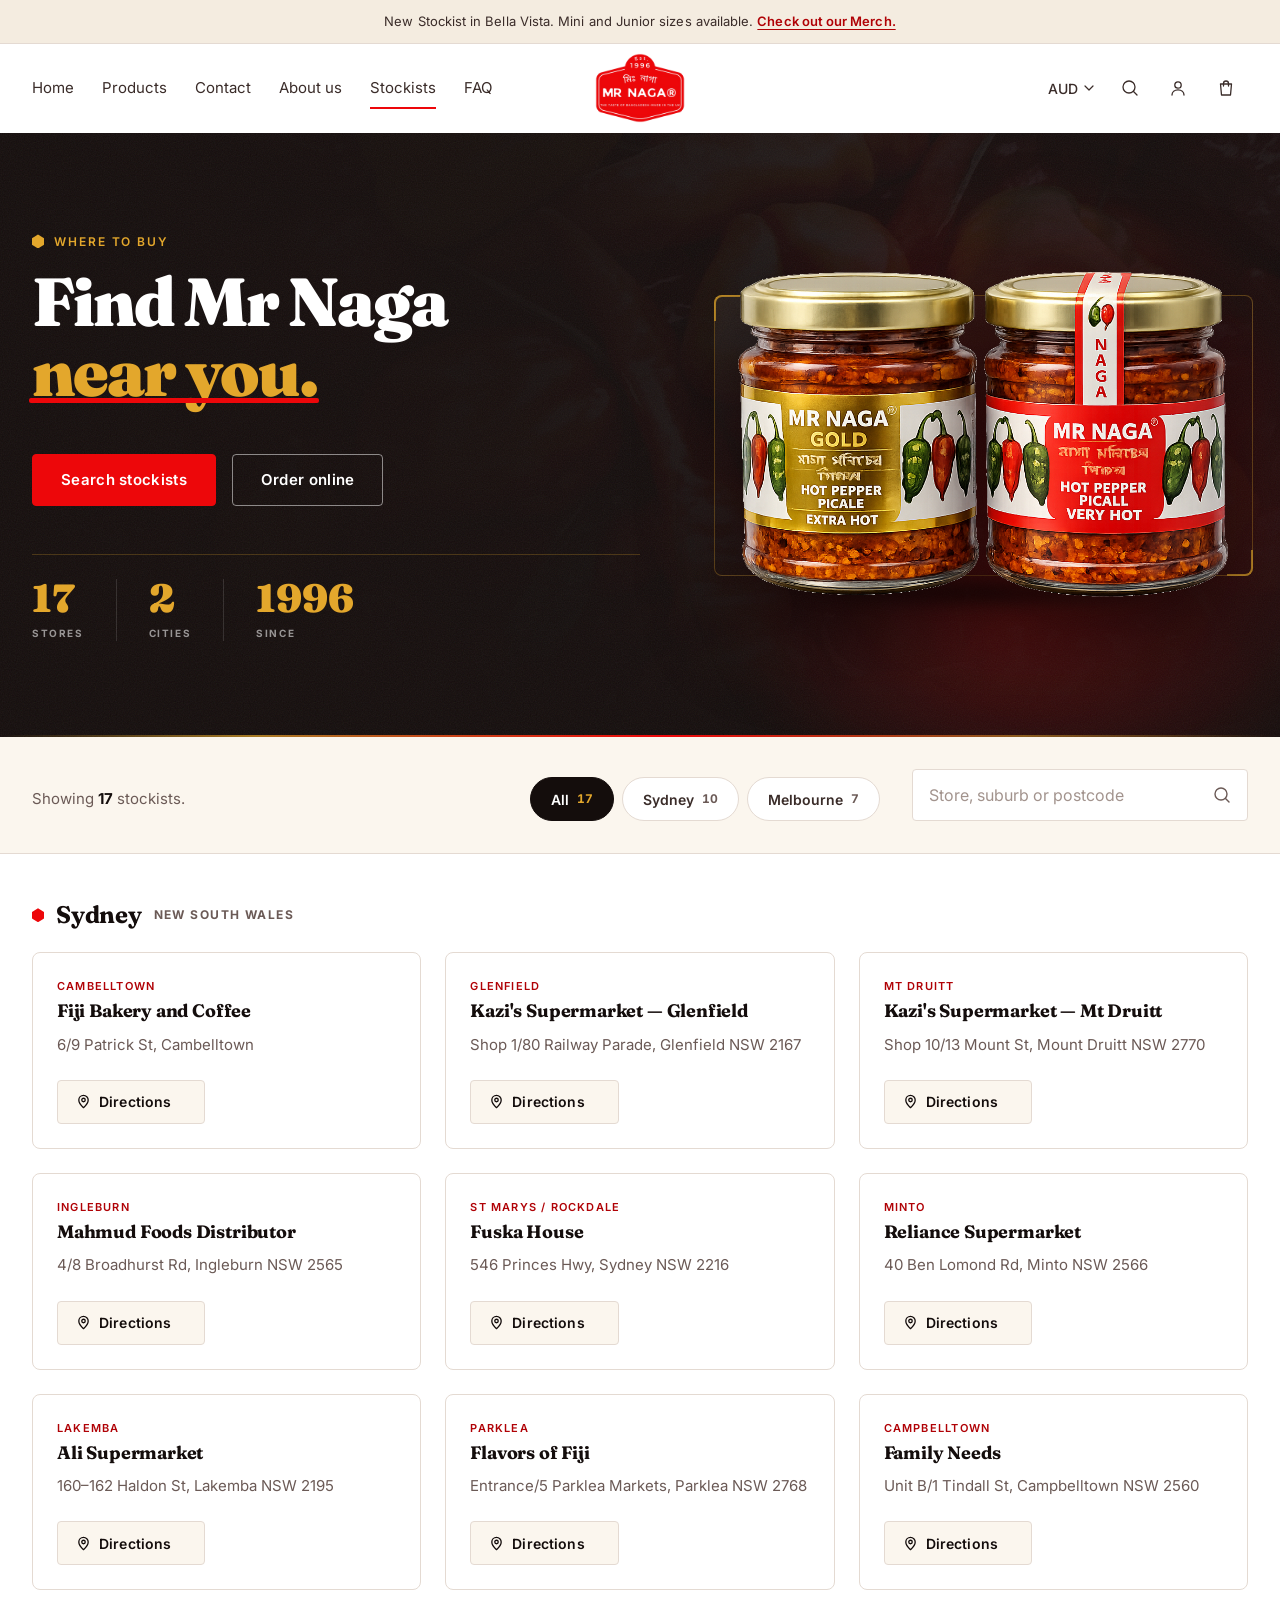
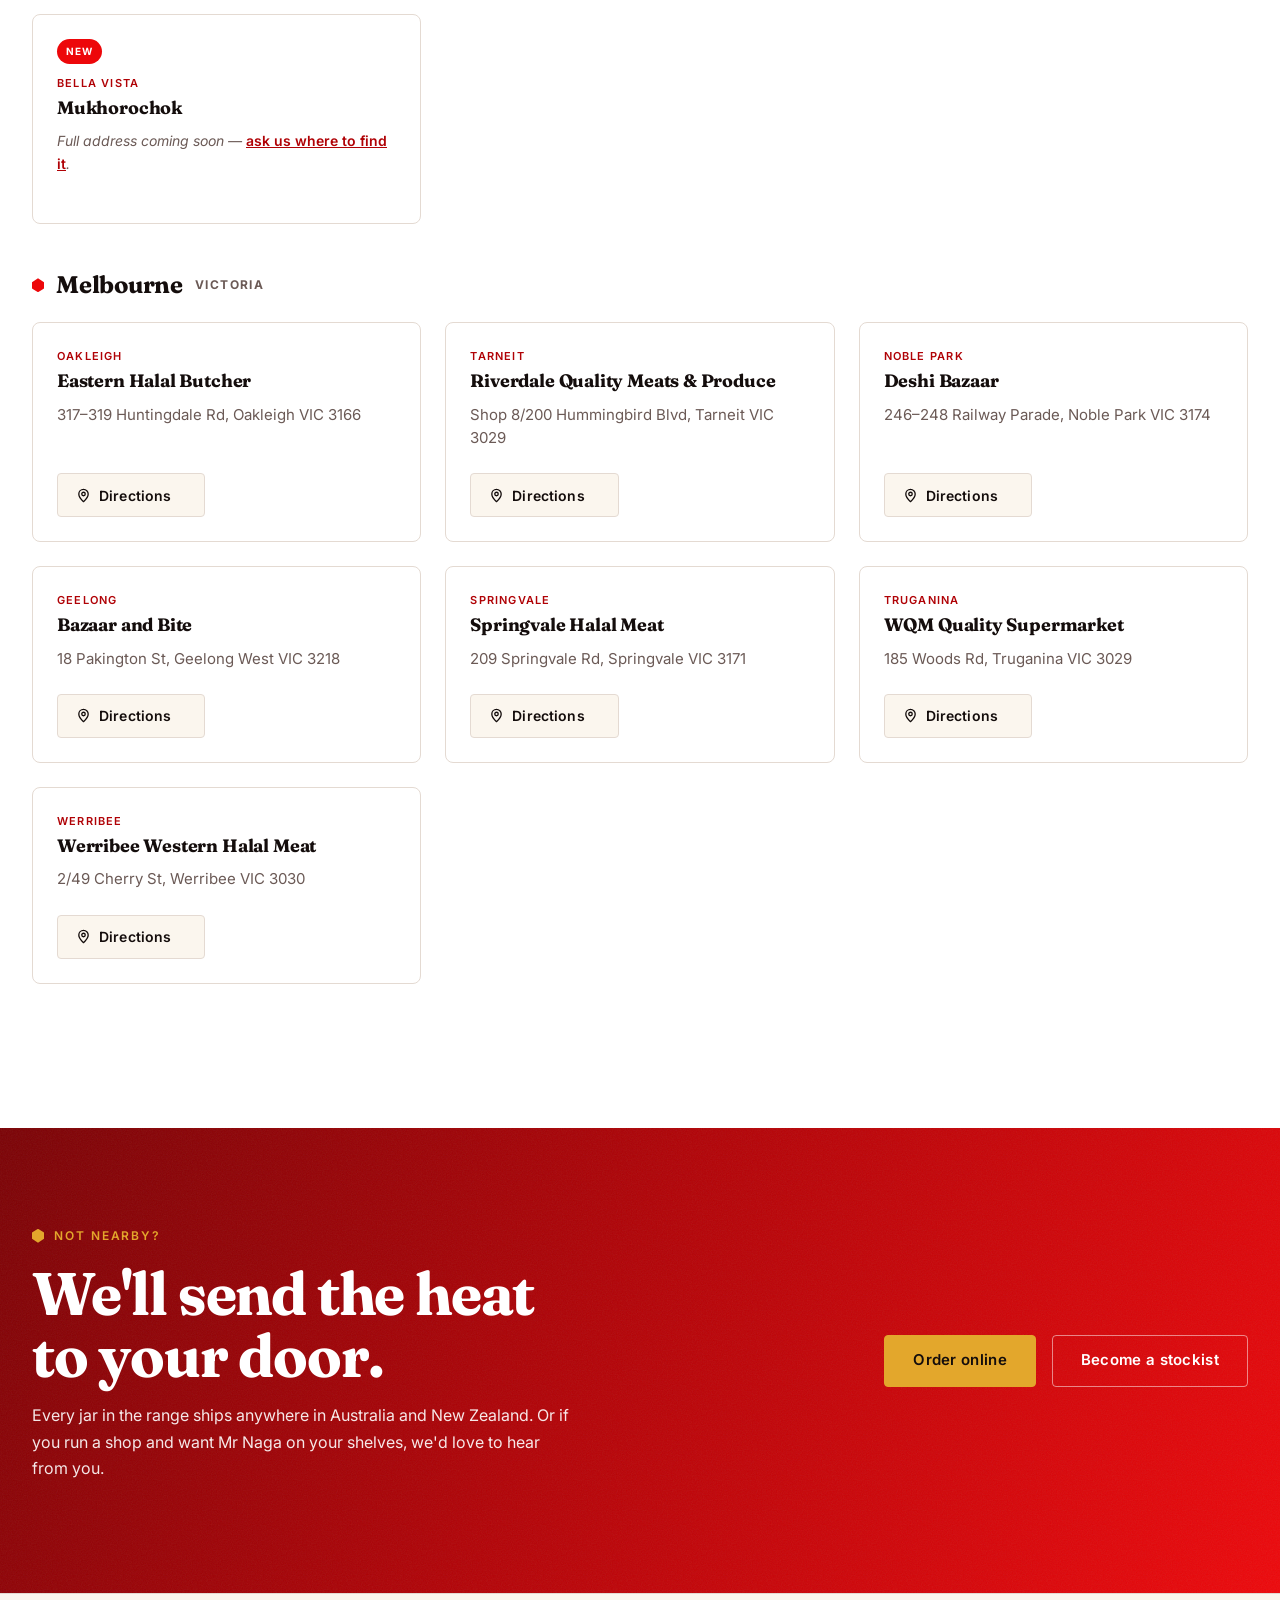
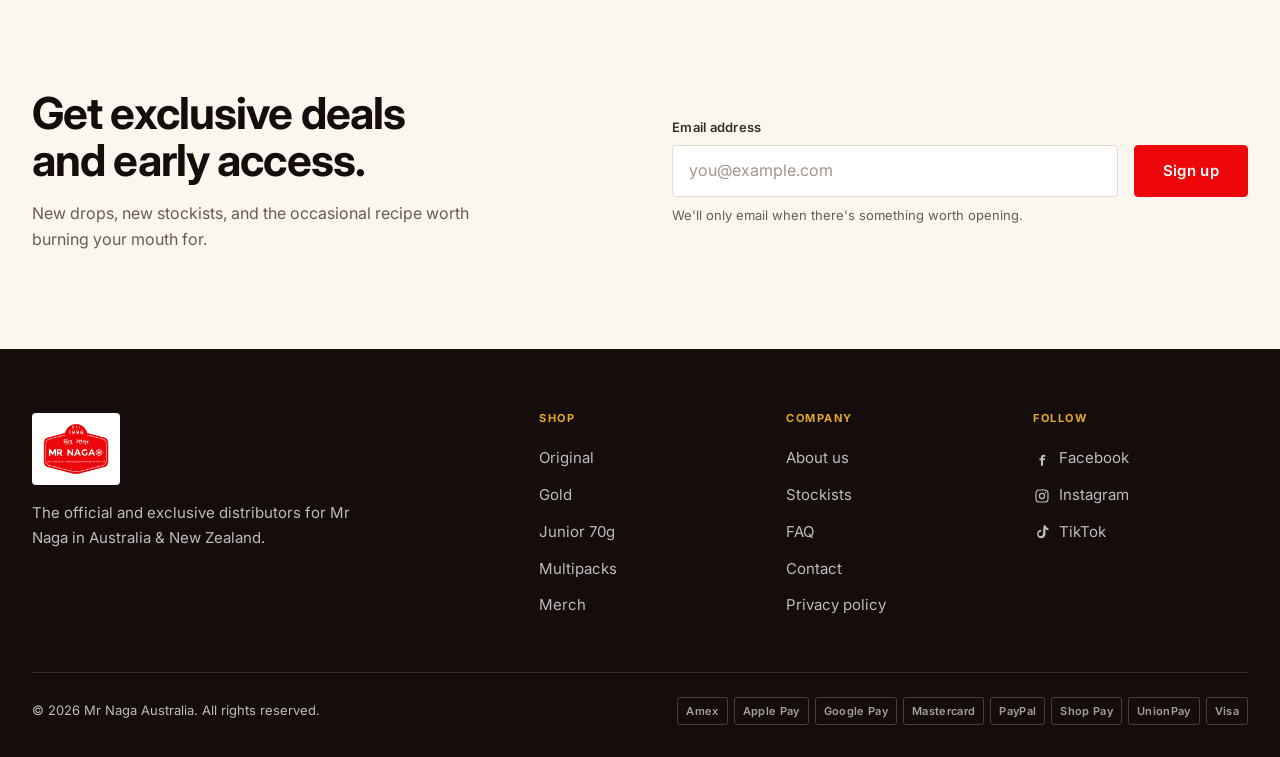
<file: stockists.html>
<!DOCTYPE html>
<html lang="en-AU">
<head>
<meta charset="utf-8">
<meta name="viewport" content="width=device-width, initial-scale=1">
<title>Stockists — Where to buy Mr Naga | Australia &amp; New Zealand</title>
<meta name="description" content="Find Mr Naga ghost pepper chilli pickle in store. Our exclusive stockists across Sydney and Melbourne, with more added as we grow across Australia and New Zealand.">
<meta name="theme-color" content="#ED070A">

<link rel="icon" href="assets/images/logo-mr-naga.png">
<link rel="preconnect" href="https://fonts.googleapis.com">
<link rel="preconnect" href="https://fonts.gstatic.com" crossorigin>
<link href="https://fonts.googleapis.com/css2?family=Fraunces:opsz,wght,SOFT,WONK@9..144,700..900,20..30,1&family=Inter:ital,opsz,wght@0,14..32,400..700;1,14..32,400..700&display=swap" rel="stylesheet">
<link rel="stylesheet" href="assets/css/style.css">
<link rel="stylesheet" href="assets/css/stockists.css">
</head>
<body>

<a class="skip-link" href="#main">Skip to content</a>

<div class="announcement" role="region" aria-label="Announcement">
  <div class="announcement__inner">
    <p>New Stockist in Bella Vista. Mini and Junior sizes available. <a href="index.html#range">Check out our Merch.</a></p>
  </div>
</div>

<header class="site-header" id="siteHeader">
  <div class="site-header__inner">

    <button class="hdr-icon hdr-icon--menu" type="button" id="menuToggle"
            aria-label="Open menu" aria-expanded="false" aria-controls="mobileNav">
      <svg viewBox="0 0 14 14" aria-hidden="true" focusable="false">
        <path d="M1 3.5H13" stroke="currentColor" stroke-width="1.2" stroke-linecap="round"/>
        <path d="M1 10.5H13" stroke="currentColor" stroke-width="1.2" stroke-linecap="round"/>
      </svg>
    </button>

    <nav class="site-nav" aria-label="Primary">
      <ul>
        <li><a href="index.html">Home</a></li>
        <li><a href="index.html#range">Products</a></li>
        <li><a href="index.html#contact">Contact</a></li>
        <li><a href="index.html#story">About us</a></li>
        <li><a href="stockists.html" aria-current="page">Stockists</a></li>
        <li><a href="index.html#faq">FAQ</a></li>
      </ul>
    </nav>

    <a class="site-logo" href="index.html" aria-label="Mr Naga — home">
      <img src="assets/images/logo-mr-naga.png"
           alt="Mr Naga" width="96" height="96" fetchpriority="high">
    </a>

    <div class="site-utils">
      <div class="currency">
        <button type="button" class="currency__btn" id="currencyBtn"
                aria-expanded="false" aria-haspopup="listbox" aria-label="Currency: Australian Dollar. Change region">
          <span>AUD</span>
          <svg viewBox="0 0 10 6" aria-hidden="true" focusable="false"><path d="M1 1l4 4 4-4" stroke="currentColor" stroke-width="1.2" fill="none" stroke-linecap="round" stroke-linejoin="round"/></svg>
        </button>
        <ul class="currency__menu" id="currencyMenu" role="listbox" aria-label="Region" hidden>
          <li role="option" aria-selected="true"><button type="button">Australia (AUD)</button></li>
          <li role="option" aria-selected="false"><button type="button">New Zealand (NZD)</button></li>
        </ul>
      </div>

      <button class="hdr-icon" type="button" aria-label="Search">
        <svg viewBox="0 0 20 20" aria-hidden="true" focusable="false">
          <circle cx="9" cy="9" r="6" stroke="currentColor" stroke-width="1.3" fill="none"/>
          <path d="M13.5 13.5L17 17" stroke="currentColor" stroke-width="1.3" stroke-linecap="round"/>
        </svg>
      </button>

      <button class="hdr-icon" type="button" aria-label="Account">
        <svg viewBox="0 0 20 20" aria-hidden="true" focusable="false">
          <circle cx="10" cy="7" r="3.2" stroke="currentColor" stroke-width="1.3" fill="none"/>
          <path d="M4 17c0-3.2 2.7-5.2 6-5.2s6 2 6 5.2" stroke="currentColor" stroke-width="1.3" fill="none" stroke-linecap="round"/>
        </svg>
      </button>

      <button class="hdr-icon hdr-icon--cart" type="button" aria-label="Cart, 0 items">
        <svg viewBox="0 0 20 20" aria-hidden="true" focusable="false">
          <path d="M4.5 6h11l-1 11h-9l-1-11z" stroke="currentColor" stroke-width="1.3" fill="none" stroke-linejoin="round"/>
          <path d="M7.5 8V5.5a2.5 2.5 0 015 0V8" stroke="currentColor" stroke-width="1.3" fill="none" stroke-linecap="round"/>
        </svg>
      </button>
    </div>
  </div>

  <nav class="mobile-nav" id="mobileNav" aria-label="Mobile" hidden>
    <ul>
      <li><a href="index.html">Home</a></li>
      <li><a href="index.html#range">Products</a></li>
      <li><a href="index.html#contact">Contact</a></li>
      <li><a href="index.html#story">About us</a></li>
      <li><a href="stockists.html" aria-current="page">Stockists</a></li>
      <li><a href="index.html#faq">FAQ</a></li>
    </ul>
  </nav>
</header>

<main id="main">

<!-- ============================================================ PAGE HERO ============================================================ -->
<section class="page-hero">
  <div class="page-hero__bg" aria-hidden="true">
    <img src="assets/images/hero-chilli-montage.webp" alt=""
         width="1600" height="900" fetchpriority="high">
  </div>
  <div class="page-hero__scrim" aria-hidden="true"></div>
  <div class="page-hero__glow" aria-hidden="true"></div>
  <div class="page-hero__grain" aria-hidden="true"></div>

  <div class="wrap page-hero__inner">

    <div class="page-hero__copy">
      <p class="eyebrow eyebrow--light"><span class="eyebrow__badge" aria-hidden="true"></span>Where to buy</p>

      <h1 class="page-hero__title">Find Mr&nbsp;Naga<br><em>near you.</em></h1>

      <div class="page-hero__actions">
        <a class="btn btn--primary" href="#finder">Search stockists</a>
        <a class="btn btn--outline-light" href="index.html#range">Order online</a>
      </div>

      <div class="page-hero__stats">
        <div class="stat"><b>17</b><span>Stores</span></div>
        <div class="stat"><b>2</b><span>Cities</span></div>
        <div class="stat"><b>1996</b><span>Since</span></div>
      </div>
    </div>

    <figure class="page-hero__figure">
      <span class="page-hero__frame" aria-hidden="true"></span>
      <img src="assets/images/hero-img.png"
           alt="Two jars of Mr Naga hot pepper pickle side by side: Gold extra hot and Original very hot"
           width="941" height="631" fetchpriority="high">
    </figure>

  </div>

  <div class="page-hero__rule" aria-hidden="true"></div>
</section>

<!-- ============================================================ FINDER ============================================================ -->
<div class="finder" id="finder">
  <div class="wrap finder__inner">

    <div class="finder__meta">
      <p class="stockists__count" id="stockistCount" role="status" aria-live="polite">
        Showing <b>17</b> stockists.
      </p>

      <div class="finder__tabs" role="tablist" aria-label="Filter by city">
        <button class="st-filter is-active" type="button" role="tab" aria-selected="true" data-city="all">All <b>17</b></button>
        <button class="st-filter" type="button" role="tab" aria-selected="false" data-city="sydney">Sydney <b>10</b></button>
        <button class="st-filter" type="button" role="tab" aria-selected="false" data-city="melbourne">Melbourne <b>7</b></button>
      </div>
    </div>

    <div class="finder__search">
      <label class="visually-hidden" for="stockistSearch">Search stockists</label>
      <input type="search" id="stockistSearch" name="stockistSearch"
             placeholder="Store, suburb or postcode"
             autocomplete="off" enterkeyhint="search"
             aria-describedby="stockistCount">
      <svg viewBox="0 0 20 20" aria-hidden="true" focusable="false">
        <circle cx="9" cy="9" r="6" stroke="currentColor" stroke-width="1.4" fill="none"/>
        <path d="M13.5 13.5L17 17" stroke="currentColor" stroke-width="1.4" stroke-linecap="round"/>
      </svg>
      <button class="finder__clear" type="button" id="stockistClear" aria-label="Clear search">
        <svg viewBox="0 0 14 14" aria-hidden="true" focusable="false">
          <path d="M1 1l12 12M13 1L1 13" stroke="currentColor" stroke-width="1.6" stroke-linecap="round"/>
        </svg>
      </button>
    </div>

  </div>
</div>

<!-- ============================================================ LIST ============================================================ -->
<section class="stockists">
  <div class="wrap">

    <!-- ---------------------------------------------------------- SYDNEY -- -->
    <div class="stockists__group" data-group="sydney">
      <h2 class="stockists__city">Sydney <span>New South Wales</span></h2>

      <ul class="stockists__grid">

        <li class="stockist" data-city="sydney" data-search="fiji bakery and coffee cambelltown 6/9 patrick st cambelltown">
          <p class="stockist__suburb">Cambelltown</p>
          <h3 class="stockist__name">Fiji Bakery and Coffee</h3>
          <address class="stockist__address">6/9 Patrick St, Cambelltown</address>
          <a class="stockist__dir" href="https://www.google.com/maps/search/?api=1&amp;query=6%2F9%20Patrick%20St%2C%20Campbelltown%20NSW"
             target="_blank" rel="noopener noreferrer">
            <svg class="stockist__dir-pin" viewBox="0 0 16 16" aria-hidden="true" focusable="false">
              <path d="M8 14.6s5-4.4 5-8.1a5 5 0 1 0-10 0c0 3.7 5 8.1 5 8.1z" fill="none" stroke="currentColor" stroke-width="1.4" stroke-linejoin="round"/>
              <circle cx="8" cy="6.4" r="1.85" fill="none" stroke="currentColor" stroke-width="1.4"/>
            </svg>
            <span>Directions</span>
            <svg class="stockist__dir-arrow" viewBox="0 0 16 16" aria-hidden="true" focusable="false">
              <path d="M3 8h9M8.5 4.5 12 8l-3.5 3.5" fill="none" stroke="currentColor" stroke-width="1.5" stroke-linecap="round" stroke-linejoin="round"/>
            </svg>
            <span class="visually-hidden">to Fiji Bakery and Coffee (opens in a new tab)</span>
          </a>
        </li>

        <li class="stockist" data-city="sydney" data-search="kazi's supermarket kazis glenfield shop 1/80 railway parade glenfield nsw 2167">
          <p class="stockist__suburb">Glenfield</p>
          <h3 class="stockist__name">Kazi's Supermarket — Glenfield</h3>
          <address class="stockist__address">Shop 1/80 Railway Parade, Glenfield NSW 2167</address>
          <a class="stockist__dir" href="https://www.google.com/maps/search/?api=1&amp;query=Shop%201%2F80%20Railway%20Parade%2C%20Glenfield%20NSW%202167"
             target="_blank" rel="noopener noreferrer">
            <svg class="stockist__dir-pin" viewBox="0 0 16 16" aria-hidden="true" focusable="false">
              <path d="M8 14.6s5-4.4 5-8.1a5 5 0 1 0-10 0c0 3.7 5 8.1 5 8.1z" fill="none" stroke="currentColor" stroke-width="1.4" stroke-linejoin="round"/>
              <circle cx="8" cy="6.4" r="1.85" fill="none" stroke="currentColor" stroke-width="1.4"/>
            </svg>
            <span>Directions</span>
            <svg class="stockist__dir-arrow" viewBox="0 0 16 16" aria-hidden="true" focusable="false">
              <path d="M3 8h9M8.5 4.5 12 8l-3.5 3.5" fill="none" stroke="currentColor" stroke-width="1.5" stroke-linecap="round" stroke-linejoin="round"/>
            </svg>
            <span class="visually-hidden">to Kazi's Supermarket Glenfield (opens in a new tab)</span>
          </a>
        </li>

        <li class="stockist" data-city="sydney" data-search="kazi's supermarket kazis mt druitt mount druitt shop 10/13 mount st mount druitt nsw 2770">
          <p class="stockist__suburb">Mt Druitt</p>
          <h3 class="stockist__name">Kazi's Supermarket — Mt Druitt</h3>
          <address class="stockist__address">Shop 10/13 Mount St, Mount Druitt NSW 2770</address>
          <a class="stockist__dir" href="https://www.google.com/maps/search/?api=1&amp;query=Shop%2010%2F13%20Mount%20St%2C%20Mount%20Druitt%20NSW%202770"
             target="_blank" rel="noopener noreferrer">
            <svg class="stockist__dir-pin" viewBox="0 0 16 16" aria-hidden="true" focusable="false">
              <path d="M8 14.6s5-4.4 5-8.1a5 5 0 1 0-10 0c0 3.7 5 8.1 5 8.1z" fill="none" stroke="currentColor" stroke-width="1.4" stroke-linejoin="round"/>
              <circle cx="8" cy="6.4" r="1.85" fill="none" stroke="currentColor" stroke-width="1.4"/>
            </svg>
            <span>Directions</span>
            <svg class="stockist__dir-arrow" viewBox="0 0 16 16" aria-hidden="true" focusable="false">
              <path d="M3 8h9M8.5 4.5 12 8l-3.5 3.5" fill="none" stroke="currentColor" stroke-width="1.5" stroke-linecap="round" stroke-linejoin="round"/>
            </svg>
            <span class="visually-hidden">to Kazi's Supermarket Mt Druitt (opens in a new tab)</span>
          </a>
        </li>

        <li class="stockist" data-city="sydney" data-search="mahmud foods distributor ingleburn 4/8 broadhurst rd ingleburn nsw 2565">
          <p class="stockist__suburb">Ingleburn</p>
          <h3 class="stockist__name">Mahmud Foods Distributor</h3>
          <address class="stockist__address">4/8 Broadhurst Rd, Ingleburn NSW 2565</address>
          <a class="stockist__dir" href="https://www.google.com/maps/search/?api=1&amp;query=4%2F8%20Broadhurst%20Rd%2C%20Ingleburn%20NSW%202565"
             target="_blank" rel="noopener noreferrer">
            <svg class="stockist__dir-pin" viewBox="0 0 16 16" aria-hidden="true" focusable="false">
              <path d="M8 14.6s5-4.4 5-8.1a5 5 0 1 0-10 0c0 3.7 5 8.1 5 8.1z" fill="none" stroke="currentColor" stroke-width="1.4" stroke-linejoin="round"/>
              <circle cx="8" cy="6.4" r="1.85" fill="none" stroke="currentColor" stroke-width="1.4"/>
            </svg>
            <span>Directions</span>
            <svg class="stockist__dir-arrow" viewBox="0 0 16 16" aria-hidden="true" focusable="false">
              <path d="M3 8h9M8.5 4.5 12 8l-3.5 3.5" fill="none" stroke="currentColor" stroke-width="1.5" stroke-linecap="round" stroke-linejoin="round"/>
            </svg>
            <span class="visually-hidden">to Mahmud Foods Distributor (opens in a new tab)</span>
          </a>
        </li>

        <li class="stockist" data-city="sydney" data-search="fuska house st marys rockdale 546 princes hwy sydney new south wales 2216">
          <p class="stockist__suburb">St Marys / Rockdale</p>
          <h3 class="stockist__name">Fuska House</h3>
          <address class="stockist__address">546 Princes Hwy, Sydney NSW 2216</address>
          <a class="stockist__dir" href="https://www.google.com/maps/search/?api=1&amp;query=546%20Princes%20Hwy%2C%20Rockdale%20NSW%202216"
             target="_blank" rel="noopener noreferrer">
            <svg class="stockist__dir-pin" viewBox="0 0 16 16" aria-hidden="true" focusable="false">
              <path d="M8 14.6s5-4.4 5-8.1a5 5 0 1 0-10 0c0 3.7 5 8.1 5 8.1z" fill="none" stroke="currentColor" stroke-width="1.4" stroke-linejoin="round"/>
              <circle cx="8" cy="6.4" r="1.85" fill="none" stroke="currentColor" stroke-width="1.4"/>
            </svg>
            <span>Directions</span>
            <svg class="stockist__dir-arrow" viewBox="0 0 16 16" aria-hidden="true" focusable="false">
              <path d="M3 8h9M8.5 4.5 12 8l-3.5 3.5" fill="none" stroke="currentColor" stroke-width="1.5" stroke-linecap="round" stroke-linejoin="round"/>
            </svg>
            <span class="visually-hidden">to Fuska House (opens in a new tab)</span>
          </a>
        </li>

        <li class="stockist" data-city="sydney" data-search="reliance supermarket minto 40 ben lomond rd minto nsw 2566">
          <p class="stockist__suburb">Minto</p>
          <h3 class="stockist__name">Reliance Supermarket</h3>
          <address class="stockist__address">40 Ben Lomond Rd, Minto NSW 2566</address>
          <a class="stockist__dir" href="https://www.google.com/maps/search/?api=1&amp;query=40%20Ben%20Lomond%20Rd%2C%20Minto%20NSW%202566"
             target="_blank" rel="noopener noreferrer">
            <svg class="stockist__dir-pin" viewBox="0 0 16 16" aria-hidden="true" focusable="false">
              <path d="M8 14.6s5-4.4 5-8.1a5 5 0 1 0-10 0c0 3.7 5 8.1 5 8.1z" fill="none" stroke="currentColor" stroke-width="1.4" stroke-linejoin="round"/>
              <circle cx="8" cy="6.4" r="1.85" fill="none" stroke="currentColor" stroke-width="1.4"/>
            </svg>
            <span>Directions</span>
            <svg class="stockist__dir-arrow" viewBox="0 0 16 16" aria-hidden="true" focusable="false">
              <path d="M3 8h9M8.5 4.5 12 8l-3.5 3.5" fill="none" stroke="currentColor" stroke-width="1.5" stroke-linecap="round" stroke-linejoin="round"/>
            </svg>
            <span class="visually-hidden">to Reliance Supermarket (opens in a new tab)</span>
          </a>
        </li>

        <li class="stockist" data-city="sydney" data-search="ali supermarket lakemba 160-162 haldon st lakemba nsw 2195">
          <p class="stockist__suburb">Lakemba</p>
          <h3 class="stockist__name">Ali Supermarket</h3>
          <address class="stockist__address">160–162 Haldon St, Lakemba NSW 2195</address>
          <a class="stockist__dir" href="https://www.google.com/maps/search/?api=1&amp;query=160-162%20Haldon%20St%2C%20Lakemba%20NSW%202195"
             target="_blank" rel="noopener noreferrer">
            <svg class="stockist__dir-pin" viewBox="0 0 16 16" aria-hidden="true" focusable="false">
              <path d="M8 14.6s5-4.4 5-8.1a5 5 0 1 0-10 0c0 3.7 5 8.1 5 8.1z" fill="none" stroke="currentColor" stroke-width="1.4" stroke-linejoin="round"/>
              <circle cx="8" cy="6.4" r="1.85" fill="none" stroke="currentColor" stroke-width="1.4"/>
            </svg>
            <span>Directions</span>
            <svg class="stockist__dir-arrow" viewBox="0 0 16 16" aria-hidden="true" focusable="false">
              <path d="M3 8h9M8.5 4.5 12 8l-3.5 3.5" fill="none" stroke="currentColor" stroke-width="1.5" stroke-linecap="round" stroke-linejoin="round"/>
            </svg>
            <span class="visually-hidden">to Ali Supermarket (opens in a new tab)</span>
          </a>
        </li>

        <li class="stockist" data-city="sydney" data-search="flavors of fiji flavours parklea entrance/5 parklea markets parklea nsw 2768">
          <p class="stockist__suburb">Parklea</p>
          <h3 class="stockist__name">Flavors of Fiji</h3>
          <address class="stockist__address">Entrance/5 Parklea Markets, Parklea NSW 2768</address>
          <a class="stockist__dir" href="https://www.google.com/maps/search/?api=1&amp;query=Parklea%20Markets%2C%20Parklea%20NSW%202768"
             target="_blank" rel="noopener noreferrer">
            <svg class="stockist__dir-pin" viewBox="0 0 16 16" aria-hidden="true" focusable="false">
              <path d="M8 14.6s5-4.4 5-8.1a5 5 0 1 0-10 0c0 3.7 5 8.1 5 8.1z" fill="none" stroke="currentColor" stroke-width="1.4" stroke-linejoin="round"/>
              <circle cx="8" cy="6.4" r="1.85" fill="none" stroke="currentColor" stroke-width="1.4"/>
            </svg>
            <span>Directions</span>
            <svg class="stockist__dir-arrow" viewBox="0 0 16 16" aria-hidden="true" focusable="false">
              <path d="M3 8h9M8.5 4.5 12 8l-3.5 3.5" fill="none" stroke="currentColor" stroke-width="1.5" stroke-linecap="round" stroke-linejoin="round"/>
            </svg>
            <span class="visually-hidden">to Flavors of Fiji (opens in a new tab)</span>
          </a>
        </li>

        <li class="stockist" data-city="sydney" data-search="family needs campbeltown campbelltown unit b/1 tindall st campbelltown nsw 2560">
          <p class="stockist__suburb">Campbelltown</p>
          <h3 class="stockist__name">Family Needs</h3>
          <address class="stockist__address">Unit B/1 Tindall St, Campbelltown NSW 2560</address>
          <a class="stockist__dir" href="https://www.google.com/maps/search/?api=1&amp;query=Unit%20B%2F1%20Tindall%20St%2C%20Campbelltown%20NSW%202560"
             target="_blank" rel="noopener noreferrer">
            <svg class="stockist__dir-pin" viewBox="0 0 16 16" aria-hidden="true" focusable="false">
              <path d="M8 14.6s5-4.4 5-8.1a5 5 0 1 0-10 0c0 3.7 5 8.1 5 8.1z" fill="none" stroke="currentColor" stroke-width="1.4" stroke-linejoin="round"/>
              <circle cx="8" cy="6.4" r="1.85" fill="none" stroke="currentColor" stroke-width="1.4"/>
            </svg>
            <span>Directions</span>
            <svg class="stockist__dir-arrow" viewBox="0 0 16 16" aria-hidden="true" focusable="false">
              <path d="M3 8h9M8.5 4.5 12 8l-3.5 3.5" fill="none" stroke="currentColor" stroke-width="1.5" stroke-linecap="round" stroke-linejoin="round"/>
            </svg>
            <span class="visually-hidden">to Family Needs (opens in a new tab)</span>
          </a>
        </li>

        <li class="stockist" data-city="sydney" data-search="mukhorochok bella vista new stockist mini junior">
          <span class="stockist__flag">New</span>
          <p class="stockist__suburb">Bella Vista</p>
          <h3 class="stockist__name">Mukhorochok</h3>
          <p class="stockist__pending">
            Full address coming soon —
            <a href="mailto:sales@mrnaga.com.au?subject=Bella%20Vista%20stockist">ask us where to find it</a>.
          </p>
        </li>

      </ul>
    </div>

    <!-- ------------------------------------------------------- MELBOURNE -- -->
    <div class="stockists__group" data-group="melbourne">
      <h2 class="stockists__city">Melbourne <span>Victoria</span></h2>

      <ul class="stockists__grid">

        <li class="stockist" data-city="melbourne" data-search="eastern halal butcher oakleigh 317-319 huntingdale rd oakleigh vic 3166">
          <p class="stockist__suburb">Oakleigh</p>
          <h3 class="stockist__name">Eastern Halal Butcher</h3>
          <address class="stockist__address">317–319 Huntingdale Rd, Oakleigh VIC 3166</address>
          <a class="stockist__dir" href="https://www.google.com/maps/search/?api=1&amp;query=317-319%20Huntingdale%20Rd%2C%20Oakleigh%20VIC%203166"
             target="_blank" rel="noopener noreferrer">
            <svg class="stockist__dir-pin" viewBox="0 0 16 16" aria-hidden="true" focusable="false">
              <path d="M8 14.6s5-4.4 5-8.1a5 5 0 1 0-10 0c0 3.7 5 8.1 5 8.1z" fill="none" stroke="currentColor" stroke-width="1.4" stroke-linejoin="round"/>
              <circle cx="8" cy="6.4" r="1.85" fill="none" stroke="currentColor" stroke-width="1.4"/>
            </svg>
            <span>Directions</span>
            <svg class="stockist__dir-arrow" viewBox="0 0 16 16" aria-hidden="true" focusable="false">
              <path d="M3 8h9M8.5 4.5 12 8l-3.5 3.5" fill="none" stroke="currentColor" stroke-width="1.5" stroke-linecap="round" stroke-linejoin="round"/>
            </svg>
            <span class="visually-hidden">to Eastern Halal Butcher (opens in a new tab)</span>
          </a>
        </li>

        <li class="stockist" data-city="melbourne" data-search="riverdale quality meats and produce tarniet tarneit shop 8/200 hummingbird boulevard tarneit vic 3039">
          <p class="stockist__suburb">Tarneit</p>
          <h3 class="stockist__name">Riverdale Quality Meats &amp; Produce</h3>
          <address class="stockist__address">Shop 8/200 Hummingbird Blvd, Tarneit VIC 3029</address>
          <a class="stockist__dir" href="https://www.google.com/maps/search/?api=1&amp;query=Shop%208%2F200%20Hummingbird%20Blvd%2C%20Tarneit%20VIC"
             target="_blank" rel="noopener noreferrer">
            <svg class="stockist__dir-pin" viewBox="0 0 16 16" aria-hidden="true" focusable="false">
              <path d="M8 14.6s5-4.4 5-8.1a5 5 0 1 0-10 0c0 3.7 5 8.1 5 8.1z" fill="none" stroke="currentColor" stroke-width="1.4" stroke-linejoin="round"/>
              <circle cx="8" cy="6.4" r="1.85" fill="none" stroke="currentColor" stroke-width="1.4"/>
            </svg>
            <span>Directions</span>
            <svg class="stockist__dir-arrow" viewBox="0 0 16 16" aria-hidden="true" focusable="false">
              <path d="M3 8h9M8.5 4.5 12 8l-3.5 3.5" fill="none" stroke="currentColor" stroke-width="1.5" stroke-linecap="round" stroke-linejoin="round"/>
            </svg>
            <span class="visually-hidden">to Riverdale Quality Meats and Produce (opens in a new tab)</span>
          </a>
        </li>

        <li class="stockist" data-city="melbourne" data-search="deshi bazaar noble park 246-248 railway parade noble park vic 3174">
          <p class="stockist__suburb">Noble Park</p>
          <h3 class="stockist__name">Deshi Bazaar</h3>
          <address class="stockist__address">246–248 Railway Parade, Noble Park VIC 3174</address>
          <a class="stockist__dir" href="https://www.google.com/maps/search/?api=1&amp;query=246-248%20Railway%20Parade%2C%20Noble%20Park%20VIC%203174"
             target="_blank" rel="noopener noreferrer">
            <svg class="stockist__dir-pin" viewBox="0 0 16 16" aria-hidden="true" focusable="false">
              <path d="M8 14.6s5-4.4 5-8.1a5 5 0 1 0-10 0c0 3.7 5 8.1 5 8.1z" fill="none" stroke="currentColor" stroke-width="1.4" stroke-linejoin="round"/>
              <circle cx="8" cy="6.4" r="1.85" fill="none" stroke="currentColor" stroke-width="1.4"/>
            </svg>
            <span>Directions</span>
            <svg class="stockist__dir-arrow" viewBox="0 0 16 16" aria-hidden="true" focusable="false">
              <path d="M3 8h9M8.5 4.5 12 8l-3.5 3.5" fill="none" stroke="currentColor" stroke-width="1.5" stroke-linecap="round" stroke-linejoin="round"/>
            </svg>
            <span class="visually-hidden">to Deshi Bazaar (opens in a new tab)</span>
          </a>
        </li>

        <li class="stockist" data-city="melbourne" data-search="bazaar and bite geelong 18 pakington st geelong west vic 3218">
          <p class="stockist__suburb">Geelong</p>
          <h3 class="stockist__name">Bazaar and Bite</h3>
          <address class="stockist__address">18 Pakington St, Geelong West VIC 3218</address>
          <a class="stockist__dir" href="https://www.google.com/maps/search/?api=1&amp;query=18%20Pakington%20St%2C%20Geelong%20West%20VIC%203218"
             target="_blank" rel="noopener noreferrer">
            <svg class="stockist__dir-pin" viewBox="0 0 16 16" aria-hidden="true" focusable="false">
              <path d="M8 14.6s5-4.4 5-8.1a5 5 0 1 0-10 0c0 3.7 5 8.1 5 8.1z" fill="none" stroke="currentColor" stroke-width="1.4" stroke-linejoin="round"/>
              <circle cx="8" cy="6.4" r="1.85" fill="none" stroke="currentColor" stroke-width="1.4"/>
            </svg>
            <span>Directions</span>
            <svg class="stockist__dir-arrow" viewBox="0 0 16 16" aria-hidden="true" focusable="false">
              <path d="M3 8h9M8.5 4.5 12 8l-3.5 3.5" fill="none" stroke="currentColor" stroke-width="1.5" stroke-linecap="round" stroke-linejoin="round"/>
            </svg>
            <span class="visually-hidden">to Bazaar and Bite (opens in a new tab)</span>
          </a>
        </li>

        <li class="stockist" data-city="melbourne" data-search="springvale halal meat east mel melbourne 209 springvale rd melbourne victoria 3171">
          <p class="stockist__suburb">Springvale</p>
          <h3 class="stockist__name">Springvale Halal Meat</h3>
          <address class="stockist__address">209 Springvale Rd, Springvale VIC 3171</address>
          <a class="stockist__dir" href="https://www.google.com/maps/search/?api=1&amp;query=209%20Springvale%20Rd%2C%20Springvale%20VIC%203171"
             target="_blank" rel="noopener noreferrer">
            <svg class="stockist__dir-pin" viewBox="0 0 16 16" aria-hidden="true" focusable="false">
              <path d="M8 14.6s5-4.4 5-8.1a5 5 0 1 0-10 0c0 3.7 5 8.1 5 8.1z" fill="none" stroke="currentColor" stroke-width="1.4" stroke-linejoin="round"/>
              <circle cx="8" cy="6.4" r="1.85" fill="none" stroke="currentColor" stroke-width="1.4"/>
            </svg>
            <span>Directions</span>
            <svg class="stockist__dir-arrow" viewBox="0 0 16 16" aria-hidden="true" focusable="false">
              <path d="M3 8h9M8.5 4.5 12 8l-3.5 3.5" fill="none" stroke="currentColor" stroke-width="1.5" stroke-linecap="round" stroke-linejoin="round"/>
            </svg>
            <span class="visually-hidden">to Springvale Halal Meat (opens in a new tab)</span>
          </a>
        </li>

        <li class="stockist" data-city="melbourne" data-search="wqm quality supermarket truganina 185 woods rd truganina vic 3029">
          <p class="stockist__suburb">Truganina</p>
          <h3 class="stockist__name">WQM Quality Supermarket</h3>
          <address class="stockist__address">185 Woods Rd, Truganina VIC 3029</address>
          <a class="stockist__dir" href="https://www.google.com/maps/search/?api=1&amp;query=185%20Woods%20Rd%2C%20Truganina%20VIC%203029"
             target="_blank" rel="noopener noreferrer">
            <svg class="stockist__dir-pin" viewBox="0 0 16 16" aria-hidden="true" focusable="false">
              <path d="M8 14.6s5-4.4 5-8.1a5 5 0 1 0-10 0c0 3.7 5 8.1 5 8.1z" fill="none" stroke="currentColor" stroke-width="1.4" stroke-linejoin="round"/>
              <circle cx="8" cy="6.4" r="1.85" fill="none" stroke="currentColor" stroke-width="1.4"/>
            </svg>
            <span>Directions</span>
            <svg class="stockist__dir-arrow" viewBox="0 0 16 16" aria-hidden="true" focusable="false">
              <path d="M3 8h9M8.5 4.5 12 8l-3.5 3.5" fill="none" stroke="currentColor" stroke-width="1.5" stroke-linecap="round" stroke-linejoin="round"/>
            </svg>
            <span class="visually-hidden">to WQM Quality Supermarket (opens in a new tab)</span>
          </a>
        </li>

        <li class="stockist" data-city="melbourne" data-search="werribee western halal meat werribee 2/49 cherry st werribee vic 3030">
          <p class="stockist__suburb">Werribee</p>
          <h3 class="stockist__name">Werribee Western Halal Meat</h3>
          <address class="stockist__address">2/49 Cherry St, Werribee VIC 3030</address>
          <a class="stockist__dir" href="https://www.google.com/maps/search/?api=1&amp;query=2%2F49%20Cherry%20St%2C%20Werribee%20VIC%203030"
             target="_blank" rel="noopener noreferrer">
            <svg class="stockist__dir-pin" viewBox="0 0 16 16" aria-hidden="true" focusable="false">
              <path d="M8 14.6s5-4.4 5-8.1a5 5 0 1 0-10 0c0 3.7 5 8.1 5 8.1z" fill="none" stroke="currentColor" stroke-width="1.4" stroke-linejoin="round"/>
              <circle cx="8" cy="6.4" r="1.85" fill="none" stroke="currentColor" stroke-width="1.4"/>
            </svg>
            <span>Directions</span>
            <svg class="stockist__dir-arrow" viewBox="0 0 16 16" aria-hidden="true" focusable="false">
              <path d="M3 8h9M8.5 4.5 12 8l-3.5 3.5" fill="none" stroke="currentColor" stroke-width="1.5" stroke-linecap="round" stroke-linejoin="round"/>
            </svg>
            <span class="visually-hidden">to Werribee Western Halal Meat (opens in a new tab)</span>
          </a>
        </li>

      </ul>
    </div>

    <!-- ------------------------------------------------------ EMPTY STATE -- -->
    <div class="stockists__empty" id="stockistEmpty" hidden>
      <svg viewBox="0 0 24 24" aria-hidden="true" focusable="false">
        <circle cx="11" cy="11" r="7" fill="none" stroke="currentColor" stroke-width="1.5"/>
        <path d="M16.5 16.5L21 21" stroke="currentColor" stroke-width="1.5" stroke-linecap="round"/>
      </svg>
      <h2>No stockists match that search.</h2>
      <p>
        We're still growing across Australia and New Zealand. Try a different suburb,
        clear the filters, or order online and we'll ship it to your door.
      </p>
      <button class="btn btn--dark btn--sm" type="button" id="stockistReset">Clear filters</button>
    </div>

  </div>
</section>

<!-- ============================================================ CTA ============================================================ -->
<section class="cta-band">
  <div class="cta-band__grain" aria-hidden="true"></div>
  <div class="wrap cta-band__inner">
    <div>
      <p class="eyebrow eyebrow--light"><span class="eyebrow__badge" aria-hidden="true"></span>Not nearby?</p>
      <h2 class="section-title section-title--light">We'll send the heat<br>to your door.</h2>
      <p>Every jar in the range ships anywhere in Australia and New Zealand. Or if you run a
         shop and want Mr Naga on your shelves, we'd love to hear from you.</p>
    </div>
    <div class="cta-band__actions">
      <a class="btn btn--gold" href="index.html#range">Order online</a>
      <a class="btn btn--outline-light" href="mailto:sales@mrnaga.com.au?subject=Becoming%20a%20Mr%20Naga%20stockist">Become a stockist</a>
    </div>
  </div>
</section>

<!-- ============================================================ NEWSLETTER ============================================================ -->
<section class="newsletter" id="contact">
  <div class="wrap newsletter__inner">
    <div class="newsletter__copy">
      <h2>Get exclusive deals<br>and early access.</h2>
      <p>New drops, new stockists, and the occasional recipe worth burning your mouth for.</p>
    </div>
    <form class="newsletter__form" id="signupForm" novalidate>
      <div class="field">
        <label for="email">Email address</label>
        <input type="email" id="email" name="email" inputmode="email" autocomplete="email"
               placeholder="you@example.com" required aria-describedby="emailHelp emailError">
        <p class="field__help" id="emailHelp">We'll only email when there's something worth opening.</p>
        <p class="field__error" id="emailError" role="alert" hidden></p>
      </div>
      <button class="btn btn--primary" type="submit" id="signupBtn">Sign up</button>
      <p class="field__success" id="signupSuccess" role="status" hidden>Thanks — you're on the list.</p>
    </form>
  </div>
</section>

</main>

<!-- ============================================================ FOOTER ============================================================ -->
<footer class="site-footer">
  <div class="wrap site-footer__top">
    <div class="site-footer__brand">
      <img src="assets/images/logo-mr-naga.png"
           alt="Mr Naga" width="88" height="88" loading="lazy">
      <p>The official and exclusive distributors for Mr Naga in Australia &amp; New Zealand.</p>
    </div>

    <nav class="site-footer__nav" aria-label="Footer">
      <div>
        <h2>Shop</h2>
        <ul>
          <li><a href="index.html#range">Original</a></li>
          <li><a href="index.html#range">Gold</a></li>
          <li><a href="index.html#range">Junior 70g</a></li>
          <li><a href="index.html#range">Multipacks</a></li>
          <li><a href="index.html#range">Merch</a></li>
        </ul>
      </div>
      <div>
        <h2>Company</h2>
        <ul>
          <li><a href="index.html#story">About us</a></li>
          <li><a href="stockists.html" aria-current="page">Stockists</a></li>
          <li><a href="index.html#faq">FAQ</a></li>
          <li><a href="mailto:sales@mrnaga.com.au">Contact</a></li>
          <li><a href="https://www.mrnaga.com.au/policies/privacy-policy">Privacy policy</a></li>
        </ul>
      </div>
      <div>
        <h2>Follow</h2>
        <ul class="social">
          <li><a href="https://www.facebook.com/" aria-label="Mr Naga on Facebook">
            <svg viewBox="0 0 24 24" aria-hidden="true" focusable="false"><path fill="currentColor" d="M14 9h2.5V6.2H14c-2.1 0-3.4 1.4-3.4 3.5V11H8.6v2.8h2V21h2.9v-7.2h2.2l.4-2.8h-2.6V9.9c0-.6.2-.9.5-.9z"/></svg>
            <span>Facebook</span></a></li>
          <li><a href="https://www.instagram.com/" aria-label="Mr Naga on Instagram">
            <svg viewBox="0 0 24 24" aria-hidden="true" focusable="false"><rect x="4" y="4" width="16" height="16" rx="4.5" fill="none" stroke="currentColor" stroke-width="1.6"/><circle cx="12" cy="12" r="3.4" fill="none" stroke="currentColor" stroke-width="1.6"/><circle cx="16.6" cy="7.4" r="1" fill="currentColor"/></svg>
            <span>Instagram</span></a></li>
          <li><a href="https://www.tiktok.com/" aria-label="Mr Naga on TikTok">
            <svg viewBox="0 0 24 24" aria-hidden="true" focusable="false"><path fill="currentColor" d="M14.2 3h2.4a4.9 4.9 0 004.1 4.2v2.5a7.4 7.4 0 01-4.1-1.4v6.2A5.6 5.6 0 1111 9v2.7a2.9 2.9 0 102.1 2.8z"/></svg>
            <span>TikTok</span></a></li>
        </ul>
      </div>
    </nav>
  </div>

  <div class="wrap site-footer__bottom">
    <p class="copy">© 2026 Mr Naga Australia. All rights reserved.</p>
    <ul class="pay" aria-label="Accepted payment methods">
      <li>Amex</li><li>Apple&nbsp;Pay</li><li>Google&nbsp;Pay</li><li>Mastercard</li>
      <li>PayPal</li><li>Shop&nbsp;Pay</li><li>UnionPay</li><li>Visa</li>
    </ul>
  </div>
</footer>

<script src="assets/js/main.js" defer></script>
<script src="assets/js/stockists.js" defer></script>
</body>
</html>
</file>
<file: assets/css/style.css>
/* ============================================================================
   MR NAGA — Landing page
   Design system: "Heritage Heat House"
   Display: Fraunces (hero + section titles only)
   Text:    Inter — matched to mrnaga.com.au
   Palette anchored on the brand red sampled from the logo: #ED070A
   ========================================================================== */

:root{
  /* ---- brand ---- */
  --naga:        #ED070A;   /* sampled from the Mr Naga badge */
  --naga-deep:   #B00206;
  --naga-dark:   #7A0104;
  --brass:       #E3A72C;   /* on dark grounds only */
  --brass-deep:  #B07D14;
  --brass-text:  #7A560C;   /* brass legible on light grounds — 4.5:1+ on white */

  /* ---- neutrals (warm) ---- */
  --ink:         #140D0C;
  --ink-2:       #221816;
  --char:        #3A2C29;
  --mid:         #6B5A56;
  --line:        #E4DAD2;
  --cream:       #FBF6EE;
  --cream-2:     #F4ECE0;
  --white:       #FFFFFF;

  /* ---- semantic ---- */
  --bg:          var(--white);
  --fg:          var(--ink);
  --fg-muted:    var(--mid);
  --accent:      var(--naga);
  --focus:       #0A66FF;

  /* ---- type ---- */
  --display: "Fraunces", "Iowan Old Style", Georgia, serif;
  --text:    "Inter", "Helvetica Neue", Helvetica, Arial, sans-serif;

  /* ---- spacing scale (8pt) ---- */
  --s1: .5rem;  --s2: 1rem;   --s3: 1.5rem; --s4: 2rem;
  --s5: 3rem;   --s6: 4rem;   --s7: 6rem;   --s8: 8rem;

  --wrap: 1440px;
  --radius: 4px;
  --radius-lg: 8px;

  --shadow-sm: 0 1px 2px rgba(20,13,12,.06), 0 2px 8px rgba(20,13,12,.05);
  --shadow-md: 0 4px 12px rgba(20,13,12,.08), 0 12px 32px rgba(20,13,12,.08);
  --shadow-lg: 0 18px 48px rgba(20,13,12,.16);

  --ease: cubic-bezier(.22,.61,.36,1);
  --dur: 240ms;

  /* header offset for scroll-margin */
  --hdr: 132px;
}

/* ---------------------------------------------------------------- reset -- */
*,*::before,*::after{ box-sizing:border-box; }
html{ -webkit-text-size-adjust:100%; scroll-behavior:smooth; }
body{
  margin:0;
  background:var(--bg);
  color:var(--fg);
  font-family:var(--text);
  font-size:1rem;
  line-height:1.65;
  font-synthesis-weight:none;
  -webkit-font-smoothing:antialiased;
  text-rendering:optimizeLegibility;
  overflow-x:hidden;
}
img{ max-width:100%; height:auto; display:block; }
button{ font:inherit; color:inherit; }
/* the [hidden] attribute must win over any component display rule below */
[hidden]{ display:none !important; }
a{ color:inherit; }
h1,h2,h3,h4{ margin:0; line-height:1.08; font-weight:600; }
p{ margin:0 0 var(--s2); }
ul{ margin:0; padding:0; list-style:none; }

:where(a,button,input,summary,[tabindex]):focus-visible{
  outline:3px solid var(--focus);
  outline-offset:3px;
  border-radius:2px;
}

.visually-hidden{
  position:absolute!important; width:1px; height:1px; padding:0; margin:-1px;
  overflow:hidden; clip:rect(0 0 0 0); clip-path:inset(50%); white-space:nowrap; border:0;
}
.skip-link{
  position:absolute; left:var(--s2); top:-100px; z-index:2000;
  background:var(--ink); color:var(--white);
  padding:.75rem 1.25rem; border-radius:var(--radius); font-weight:600;
  transition:top 160ms var(--ease);
}
.skip-link:focus{ top:var(--s2); }

.wrap{ width:min(100% - 2.5rem, var(--wrap)); margin-inline:auto; }
@media (min-width:768px){ .wrap{ width:min(100% - 4rem, var(--wrap)); } }

/* ============================================================== HEADER === */
.announcement{
  background:var(--cream-2);
  border-bottom:1px solid var(--line);
  font-size:.8125rem;
  letter-spacing:.005em;
}
.announcement__inner{
  width:min(100% - 2.5rem, var(--wrap));
  margin-inline:auto;
  text-align:center;
  padding:.6875rem 0;
}
.announcement p{ margin:0; color:var(--char); }
.announcement a{ color:var(--naga-deep); font-weight:600; text-underline-offset:3px; }
.announcement a:hover{ color:var(--naga); }

.site-header{
  position:sticky; top:0; z-index:900;
  background:var(--white);
  border-bottom:1px solid transparent;
  transition:box-shadow var(--dur) var(--ease), border-color var(--dur) var(--ease);
}
.site-header.is-stuck{ box-shadow:var(--shadow-sm); border-bottom-color:var(--line); }

.site-header__inner{
  width:min(100% - 2.5rem, var(--wrap));
  margin-inline:auto;
  min-height:88px;
  display:grid;
  grid-template-columns:1fr auto 1fr;
  align-items:center;
  gap:var(--s2);
}
@media (min-width:768px){ .site-header__inner{ width:min(100% - 4rem, var(--wrap)); } }

.site-nav{ display:none; }
@media (min-width:1024px){
  .site-nav{ display:block; justify-self:start; }
  .site-nav ul{ display:flex; gap:1.75rem; }
  .site-nav a{
    display:inline-flex; align-items:center; min-height:44px;
    font-size:.9375rem; text-decoration:none; color:var(--char);
    position:relative;
  }
  .site-nav a::after{
    content:""; position:absolute; left:0; right:0; bottom:.1rem; height:1.5px;
    background:var(--naga); transform:scaleX(0); transform-origin:left;
    transition:transform var(--dur) var(--ease);
  }
  .site-nav a:hover{ color:var(--ink); }
  .site-nav a:hover::after,
  .site-nav a[aria-current="page"]::after{ transform:scaleX(1); }
}

.site-logo{ justify-self:center; display:block; line-height:0; }
.site-logo img{ width:auto; height:76px; transition:height var(--dur) var(--ease); }
.site-header.is-stuck .site-logo img{ height:58px; }
@media (max-width:767px){ .site-logo img{ height:56px; } }

.site-utils{
  justify-self:end; display:flex; align-items:center; gap:.25rem;
}
.hdr-icon{
  width:44px; height:44px;
  display:inline-flex; align-items:center; justify-content:center;
  background:none; border:0; cursor:pointer; color:var(--char);
  border-radius:var(--radius);
  transition:background var(--dur) var(--ease), color var(--dur) var(--ease);
}
.hdr-icon:hover{ background:var(--cream-2); color:var(--ink); }
.hdr-icon svg{ width:20px; height:20px; }
.hdr-icon--menu{ justify-self:start; }
@media (min-width:1024px){ .hdr-icon--menu{ display:none; } }

.currency{ position:relative; }
.currency__btn{
  display:inline-flex; align-items:center; gap:.375rem;
  min-height:44px; padding:0 .625rem;
  background:none; border:0; cursor:pointer;
  font-size:.875rem; font-weight:500; color:var(--char);
  border-radius:var(--radius);
}
.currency__btn:hover{ background:var(--cream-2); }
.currency__btn svg{ width:10px; height:6px; transition:transform var(--dur) var(--ease); }
.currency__btn[aria-expanded="true"] svg{ transform:rotate(180deg); }
.currency__menu{
  position:absolute; right:0; top:calc(100% + .5rem); z-index:20;
  min-width:190px; padding:.375rem;
  background:var(--white); border:1px solid var(--line);
  border-radius:var(--radius); box-shadow:var(--shadow-md);
}
.currency__menu button{
  display:block; width:100%; text-align:left;
  padding:.625rem .75rem; min-height:44px;
  background:none; border:0; cursor:pointer; font-size:.875rem;
  border-radius:2px;
}
.currency__menu button:hover{ background:var(--cream); }
.currency__menu [aria-selected="true"] button{ font-weight:600; color:var(--naga-deep); }
@media (max-width:479px){ .currency{ display:none; } }

.mobile-nav{
  border-top:1px solid var(--line);
  background:var(--white);
  padding:var(--s1) 0 var(--s3);
}
.mobile-nav ul{ width:min(100% - 2.5rem, var(--wrap)); margin-inline:auto; }
.mobile-nav a{
  display:block; padding:.875rem .25rem; min-height:48px;
  font-family:var(--text);
  font-size:1.375rem; font-weight:600;
  text-decoration:none; color:var(--ink);
  border-bottom:1px solid var(--line);
}
.mobile-nav a:hover{ color:var(--naga); }
@media (min-width:1024px){ .mobile-nav{ display:none!important; } }

/* =============================================================== TYPE ==== */
.eyebrow{
  display:inline-flex; align-items:center; gap:.625rem;
  margin:0 0 var(--s2);
  font-size:.75rem; font-weight:600;
  letter-spacing:.16em; text-transform:uppercase;
  color:var(--naga-deep);
}
.eyebrow--light{ color:var(--brass); }
.eyebrow__badge{
  width:12px; height:14px; flex:none; background:currentColor;
  /* echoes the hexagonal shield of the Mr Naga badge */
  clip-path:polygon(50% 0%, 100% 27%, 100% 73%, 50% 100%, 0% 73%, 0% 27%);
}

.section{ padding:var(--s7) 0; }
@media (min-width:768px){ .section{ padding:var(--s8) 0; } }
[id]{ scroll-margin-top:var(--hdr); }

.section-head{ max-width:46rem; margin:0 auto var(--s6); text-align:center; }
.section-head--left{ margin-inline:0; text-align:left; }

.section-title{
  font-family:var(--display);
  font-optical-sizing:auto;
  font-weight:700;
  font-variation-settings:"SOFT" 30, "WONK" 1;
  font-size:clamp(2.125rem, 1.35rem + 3.4vw, 3.75rem);
  letter-spacing:-.02em;
  line-height:1.04;
  margin:0 0 var(--s2);
}
.section-title--light{ color:var(--white); }

.section-lede{
  font-size:clamp(1rem, .96rem + .2vw, 1.125rem);
  color:var(--fg-muted);
  max-width:38rem;
  margin-inline:auto;
}
.section-head--left .section-lede{ margin-inline:0; }
.section-lede a{ color:var(--naga-deep); font-weight:600; }

/* ============================================================ BUTTONS ==== */
.btn{
  --btn-bg:var(--naga); --btn-fg:var(--white); --btn-bd:var(--naga);
  display:inline-flex; align-items:center; justify-content:center;
  min-height:52px; padding:0 1.75rem;
  background:var(--btn-bg); color:var(--btn-fg);
  border:1.5px solid var(--btn-bd); border-radius:var(--radius);
  font-size:.9375rem; font-weight:600; letter-spacing:.02em;
  text-decoration:none; cursor:pointer;
  transition:transform 140ms var(--ease), background var(--dur) var(--ease),
             color var(--dur) var(--ease), border-color var(--dur) var(--ease),
             box-shadow var(--dur) var(--ease);
}
.btn:hover{ transform:translateY(-2px); box-shadow:var(--shadow-md); }
.btn:active{ transform:translateY(0); }
.btn--sm{ min-height:46px; padding:0 1.25rem; font-size:.875rem; }

.btn--primary:hover{ --btn-bg:var(--naga-deep); --btn-bd:var(--naga-deep); }
.btn--dark{ --btn-bg:var(--ink); --btn-bd:var(--ink); }
.btn--dark:hover{ --btn-bg:var(--naga); --btn-bd:var(--naga); }
.btn--gold{ --btn-bg:var(--brass); --btn-bd:var(--brass); --btn-fg:var(--ink); }
.btn--gold:hover{ --btn-bg:#F2B838; --btn-bd:#F2B838; }
.btn--ghost{
  --btn-bg:transparent; --btn-fg:var(--white); --btn-bd:rgba(255,255,255,.55);
  backdrop-filter:blur(6px);
}
.btn--ghost:hover{ --btn-bg:var(--white); --btn-fg:var(--ink); --btn-bd:var(--white); }
.btn--outline-light{ --btn-bg:transparent; --btn-fg:var(--white); --btn-bd:rgba(255,255,255,.5); }
.btn--outline-light:hover{ --btn-bg:var(--white); --btn-fg:var(--ink); --btn-bd:var(--white); }

/* =============================================================== HERO ==== */
.hero{
  position:relative;
  min-height:clamp(600px, 88svh, 940px);
  display:flex; align-items:center;
  overflow:hidden;
  isolation:isolate;
}
.hero__media{ position:absolute; inset:0; z-index:-3; }
.hero__media img{ width:100%; height:100%; object-fit:cover; object-position:center; }
.hero__scrim{
  position:absolute; inset:0; z-index:-2;
  background:
    /* pool of shade the jars sit in, so the packshot reads off the busy chillies */
    radial-gradient(58% 62% at 74% 52%, rgba(20,13,12,.72) 0%, rgba(20,13,12,.30) 55%, transparent 78%),
    linear-gradient(105deg, rgba(20,13,12,.95) 0%, rgba(20,13,12,.86) 40%,
                    rgba(20,13,12,.62) 66%, rgba(20,13,12,.5) 100%),
    linear-gradient(to top, rgba(20,13,12,.8), transparent 46%);
}
.hero__grain{
  position:absolute; inset:0; z-index:-1; opacity:.16; pointer-events:none;
  background-image:url("data:image/svg+xml,%3Csvg xmlns='http://www.w3.org/2000/svg' width='140' height='140'%3E%3Cfilter id='n'%3E%3CfeTurbulence type='fractalNoise' baseFrequency='.85' numOctaves='3'/%3E%3C/filter%3E%3Crect width='140' height='140' filter='url(%23n)' opacity='.5'/%3E%3C/svg%3E");
}

.hero__inner{
  width:min(100% - 2.5rem, var(--wrap));
  margin-inline:auto;
  padding:var(--s7) 0 var(--s6);
  display:grid; gap:var(--s5);
  align-items:center;
}
@media (min-width:768px){ .hero__inner{ width:min(100% - 4rem, var(--wrap)); } }
@media (min-width:1024px){
  .hero__inner{ grid-template-columns:minmax(0,1.05fr) minmax(0,.95fr); gap:var(--s4); }
}

.hero__title{
  font-family:var(--display);
  font-optical-sizing:auto;
  font-weight:900;
  font-variation-settings:"SOFT" 20, "WONK" 1;
  font-size:clamp(2.75rem, 1.4rem + 6vw, 5rem);
  line-height:clamp(2.75rem, 1.4rem + 6vw, 6rem);
  letter-spacing:-.032em;
  color:var(--white);
  margin:0 0 var(--s3);
  text-wrap:balance;
}
.hero__title em{
  font-style:normal;
  color:var(--brass);
  position:relative;
  display:inline-block;
}
.hero__title em::after{
  content:""; position:absolute; left:-2%; right:-2%; bottom:.06em; height:.09em;
  background:var(--naga); border-radius:2px;
}

.hero__lede{
  max-width:34rem;
  font-size:clamp(1.0625rem, 1rem + .3vw, 1.25rem);
  color:rgba(255,255,255,.9);
  margin-bottom:var(--s4);
}
.hero__actions{ display:flex; flex-wrap:wrap; gap:var(--s2); }

.hero__product{ position:relative; justify-self:center; }
.hero__product img{
  width:min(100%, 540px);
  filter:drop-shadow(0 34px 44px rgba(0,0,0,.55));
  animation:float 7s ease-in-out infinite;
}
@keyframes float{ 0%,100%{ transform:translateY(0); } 50%{ transform:translateY(-14px); } }

.hero__seal{
  position:absolute; top:2%; right:2%;
  width:104px; height:104px; display:grid; place-items:center;
  background:var(--naga); color:var(--white);
  clip-path:polygon(50% 0%, 100% 27%, 100% 73%, 50% 100%, 0% 73%, 0% 27%);
  font-family:var(--text); font-weight:700; font-size:1.125rem;
  line-height:1.05; text-align:center; text-transform:uppercase;
  letter-spacing:.04em;
  box-shadow:0 12px 28px rgba(0,0,0,.4);
  transform:rotate(9deg);
}
@media (max-width:1023px){ .hero__seal{ width:82px; height:82px; font-size:.9375rem; } }

.hero__cue{
  position:absolute; left:50%; bottom:1.75rem; transform:translateX(-50%);
  width:44px; height:44px; display:grid; place-items:center;
  z-index:2;
}
.hero__cue span{
  width:22px; height:36px; border:1.5px solid rgba(255,255,255,.6); border-radius:12px;
  position:relative; display:block;
}
.hero__cue span::after{
  content:""; position:absolute; left:50%; top:7px; width:3px; height:7px;
  margin-left:-1.5px; border-radius:2px; background:var(--white);
  animation:cue 1.9s var(--ease) infinite;
}
@keyframes cue{ 0%{opacity:0;transform:translateY(0)} 35%{opacity:1} 75%{opacity:0;transform:translateY(11px)} 100%{opacity:0} }
@media (max-width:767px){ .hero__cue{ display:none; } }

/* ============================================================ MARQUEE ==== */
.marquee{
  background:var(--naga);
  border-block:1px solid var(--naga-deep);
  overflow:hidden;
  padding:.875rem 0;
}
.marquee__track{
  display:flex; width:max-content;
  animation:slide 34s linear infinite;
}
.marquee span{
  font-family:var(--text); font-weight:700;
  font-size:clamp(1.25rem, 1rem + 1.1vw, 2rem);
  text-transform:uppercase; letter-spacing:.01em;
  color:rgba(255,255,255,.9);
  padding-inline:1.5rem;
  white-space:nowrap;
}
.marquee span b{ color:var(--brass); font-weight:700; }
@keyframes slide{ from{ transform:translateX(0); } to{ transform:translateX(-50%); } }
.marquee:hover .marquee__track{ animation-play-state:paused; }

/* ============================================================== TRUST ==== */
.trust{ background:var(--cream); border-bottom:1px solid var(--line); padding:var(--s6) 0; }
.trust__grid{
  width:min(100% - 2.5rem, var(--wrap)); margin-inline:auto;
  display:grid; gap:var(--s4);
  grid-template-columns:repeat(auto-fit, minmax(230px,1fr));
}
@media (min-width:768px){ .trust__grid{ width:min(100% - 4rem, var(--wrap)); gap:var(--s5); } }
@media (min-width:1000px){ .trust__grid{ grid-template-columns:repeat(4,minmax(0,1fr)); } }
.trust__grid li{ min-width:0; }
.trust__grid svg{ width:28px; height:28px; color:var(--naga); margin-bottom:var(--s2); }
.trust__grid h3{
  font-family:var(--text); font-weight:700;
  font-size:1.1875rem; margin-bottom:.5rem; letter-spacing:-.01em;
}
.trust__grid p{ margin:0; font-size:.9375rem; color:var(--fg-muted); }

/* =========================================================== PRODUCTS ==== */
.filters{
  display:flex; flex-wrap:wrap; gap:.5rem;
  justify-content:center; margin-bottom:var(--s5);
}
.filter{
  min-height:44px; padding:0 1.25rem;
  background:var(--white); color:var(--char);
  border:1.5px solid var(--line); border-radius:999px;
  font-size:.875rem; font-weight:600; cursor:pointer;
  transition:all var(--dur) var(--ease);
}
.filter:hover{ border-color:var(--ink); color:var(--ink); }
.filter.is-active{ background:var(--ink); border-color:var(--ink); color:var(--white); }

.products{
  display:grid; gap:var(--s3);
  grid-template-columns:repeat(auto-fill, minmax(250px,1fr));
}
@media (max-width:539px){ .products{ grid-template-columns:repeat(2,minmax(0,1fr)); gap:var(--s2); } }
/* pin to 4 across at the full container width — auto-fill would give 5, leaving
   the 8 products in a lopsided 5 + 3 */
@media (min-width:1100px){ .products{ grid-template-columns:repeat(4,minmax(0,1fr)); } }

.card{
  position:relative;
  background:var(--white);
  border:1px solid var(--line);
  border-radius:var(--radius-lg);
  overflow:hidden;
  display:flex; flex-direction:column;
  transition:transform var(--dur) var(--ease), box-shadow var(--dur) var(--ease),
             border-color var(--dur) var(--ease), opacity 220ms var(--ease);
}
.card:hover{ transform:translateY(-4px); box-shadow:var(--shadow-md); border-color:#D8CCC1; }
.card[hidden]{ display:none; }

.card__link{ text-decoration:none; color:inherit; display:flex; flex-direction:column; flex:1; }
.card__media{
  aspect-ratio:1/1; background:var(--cream-2); overflow:hidden;
}
.card__media img{
  width:100%; height:100%; object-fit:cover;
  transition:transform 600ms var(--ease);
}
.card:hover .card__media img{ transform:scale(1.05); }

.card__body{ padding:var(--s2) var(--s2) var(--s3); flex:1; display:flex; flex-direction:column; }
.card__meta{
  margin:0 0 .375rem;
  font-size:.6875rem; letter-spacing:.11em; text-transform:uppercase;
  color:var(--naga-deep); font-weight:600;
}
.card__title{
  font-family:var(--text); font-weight:600;
  font-size:1.0625rem; letter-spacing:-.01em; line-height:1.25;
  margin-bottom:.5rem;
}
.card__price{ margin:auto 0 0; font-variant-numeric:tabular-nums; }
.card__price .amount{ font-weight:700; font-size:1rem; }
.amount--sale{ color:var(--naga); }
.amount--was{ color:var(--fg-muted); font-weight:400; font-size:.875rem; margin-left:.4rem; }

.card__flag{
  position:absolute; top:.75rem; left:.75rem; z-index:2;
  background:var(--ink); color:var(--white);
  font-size:.6875rem; font-weight:700; letter-spacing:.09em; text-transform:uppercase;
  padding:.3rem .6rem; border-radius:999px;
}
.card__add{
  margin:0 var(--s2) var(--s2);
  min-height:44px; padding:0 1rem;
  background:var(--cream); color:var(--ink);
  border:1.5px solid var(--line); border-radius:var(--radius);
  font-size:.875rem; font-weight:600; cursor:pointer;
  transition:all var(--dur) var(--ease);
}
.card__add:hover{ background:var(--ink); border-color:var(--ink); color:var(--white); }

/* ============================================================ COMPARE ==== */
.compare{ background:var(--cream); }
.compare__grid{
  display:grid; gap:var(--s4);
  grid-template-columns:repeat(auto-fit, minmax(300px,1fr));
}
.heat-card{
  background:var(--white);
  border:1px solid var(--line);
  border-radius:var(--radius-lg);
  overflow:hidden;
  display:flex; flex-direction:column;
  transition:transform var(--dur) var(--ease), box-shadow var(--dur) var(--ease);
}
.heat-card:hover{ transform:translateY(-4px); box-shadow:var(--shadow-lg); }
/* studio packshots: show the whole jar rather than cropping the lid off */
.heat-card__media{
  aspect-ratio:4/3; overflow:hidden; background:var(--cream-2);
}
/* fill the frame — these are portrait photos, so bias the crop upward to keep
   the lid and label in shot rather than centring on the jar's base */
.heat-card__media img{
  width:100%; height:100%;
  object-fit:cover; object-position:center 38%;
  transition:transform 600ms var(--ease);
}
.heat-card:hover .heat-card__media img{ transform:scale(1.04); }
.heat-card__body{ padding:var(--s4); flex:1; display:flex; flex-direction:column; }
.heat-card__kicker{
  margin:0 0 .5rem; font-size:.6875rem; font-weight:700;
  letter-spacing:.14em; text-transform:uppercase;
}
.heat-card--original .heat-card__kicker{ color:var(--naga); }
.heat-card--gold .heat-card__kicker{ color:var(--brass-text); }
.heat-card h3{
  font-family:var(--text); font-weight:700;
  font-size:clamp(1.75rem,1.5rem + 1vw,2.25rem);
  letter-spacing:-.02em; margin-bottom:var(--s2);
}
.heat-card p{ color:var(--fg-muted); font-size:.9375rem; }

.heat{ display:flex; align-items:center; gap:.75rem; margin:var(--s2) 0 var(--s3); }
.heat__label{
  font-size:.75rem; font-weight:700; letter-spacing:.1em; text-transform:uppercase;
  color:var(--ink);
}
.heat__pips{ display:inline-flex; gap:.25rem; }
.heat__pips i{
  width:12px; height:14px; background:var(--line);
  clip-path:polygon(50% 0%, 100% 27%, 100% 73%, 50% 100%, 0% 73%, 0% 27%);
}
.heat__pips i.on{ background:var(--naga); }
.heat-card--gold .heat__pips i.on{ background:var(--brass); }
.heat-card .btn{ align-self:flex-start; margin-top:auto; }

/* ============================================================== TEAR ===== */
.tear{ line-height:0; background:var(--cream); }
.tear svg{ display:block; width:100%; height:48px; }
.tear--top{ background:var(--cream); }
.tear--top svg path{ fill:var(--ink); }
.tear--bottom{ background:var(--white); }
.tear--bottom svg path{ fill:var(--ink); }

/* ============================================================== STORY ==== */
.story{
  position:relative; isolation:isolate;
  /* flat ink ground — no background photograph competing with the jar stack */
  background:var(--ink);
  color:rgba(255,255,255,.84);
  overflow:hidden;
}
.story__inner{
  display:grid; gap:var(--s5); align-items:center;
}
@media (min-width:900px){
  .story__inner{ grid-template-columns:minmax(0,1.1fr) minmax(0,.9fr); gap:var(--s6); }
}
.story__copy{ max-width:38rem; }
.story__copy p{ font-size:1.0625rem; }

/* --- premium packshot: offset brass frame, lift, sheen sweep and reveal CTA --- */
.story__figure{
  margin:0; position:relative;
  width:min(100%, 400px); margin-inline:auto;
}
/* hairline frame offset behind the shot, echoing the brass lids */
.story__figure::before{
  content:""; position:absolute; inset:0; z-index:0;
  border:1px solid rgba(227,167,44,.45);
  border-radius:var(--radius-lg);
  transform:translate(16px,-16px);
  transition:transform 520ms var(--ease), border-color 520ms var(--ease);
  pointer-events:none;
}
.story__figure:hover::before,
.story__figure:focus-within::before{
  transform:translate(-12px,12px);
  border-color:rgba(227,167,44,.85);
}

.story__shot{
  display:block; position:relative; z-index:1; overflow:hidden;
  border-radius:var(--radius-lg);
  box-shadow:0 30px 60px rgba(0,0,0,.5);
  transition:transform 520ms var(--ease), box-shadow 520ms var(--ease);
}
/* deliberately no scale on hover — the size annotations sit at the image edges
   and any zoom clips "Mr Naga Original" */
.story__shot img{ width:100%; }
.story__shot:hover,
.story__shot:focus-visible{
  transform:translateY(-10px);
  box-shadow:0 46px 84px rgba(0,0,0,.64), 0 0 0 1px rgba(227,167,44,.3);
}

/* light sweeping across the glass, triggered on hover */
.story__glare{
  position:absolute; inset:0; pointer-events:none;
  background:linear-gradient(105deg,
    transparent 34%, rgba(227,167,44,.26) 47%,
    rgba(255,255,255,.36) 52%, transparent 66%);
  transform:translateX(-130%);
  transition:transform 900ms var(--ease);
}
.story__shot:hover .story__glare,
.story__shot:focus-visible .story__glare{ transform:translateX(130%); }

/* CTA that rises out of the bottom edge */
.story__shot-cta{
  position:absolute; left:0; right:0; bottom:0;
  display:flex; align-items:center; justify-content:center; gap:.5rem;
  padding:1.5rem 1rem .9rem;
  font-size:.8125rem; font-weight:700;
  letter-spacing:.13em; text-transform:uppercase; color:var(--white);
  background:linear-gradient(to top, rgba(20,13,12,.92), transparent);
  transform:translateY(100%); opacity:0;
  transition:transform 420ms var(--ease), opacity 420ms var(--ease);
}
.story__shot-cta svg{ width:18px; height:18px; }
.story__shot:hover .story__shot-cta,
.story__shot:focus-visible .story__shot-cta{ transform:translateY(0); opacity:1; }

/* brass est. seal, shaped from the badge hexagon */
.story__seal{
  position:absolute; z-index:2; top:-22px; left:-22px;
  width:78px; height:78px; display:grid; place-items:center;
  background:var(--brass); color:var(--ink);
  clip-path:polygon(50% 0%, 100% 27%, 100% 73%, 50% 100%, 0% 73%, 0% 27%);
  font-family:var(--text); font-weight:700;
  font-size:.9375rem; line-height:1.1; text-align:center;
  letter-spacing:.04em; text-transform:uppercase;
  box-shadow:0 10px 24px rgba(0,0,0,.45);
  transition:transform 520ms var(--ease);
}
.story__figure:hover .story__seal,
.story__figure:focus-within .story__seal{ transform:rotate(-8deg) scale(1.06); }
@media (max-width:899px){ .story__seal{ width:64px; height:64px; font-size:.8125rem; top:-16px; left:-16px; } }
.story__pull{
  font-family:var(--text); font-weight:600; font-style:italic;
  font-size:clamp(1.25rem,1.1rem + .8vw,1.625rem);
  line-height:1.35; color:var(--brass);
  border-left:3px solid var(--naga);
  padding-left:var(--s2);
  margin:var(--s4) 0;
}

/* =============================================================== USES ==== */
.uses__grid{
  display:grid; gap:1px;
  background:var(--line);
  border:1px solid var(--line);
  border-radius:var(--radius-lg);
  overflow:hidden;
  grid-template-columns:repeat(auto-fit, minmax(210px,1fr));
}
.uses__grid li{
  background:var(--white);
  padding:var(--s3) var(--s2);
  display:flex; align-items:baseline; gap:.75rem;
  font-family:var(--text); font-weight:600;
  font-size:1.0625rem; letter-spacing:-.01em;
  transition:background var(--dur) var(--ease), color var(--dur) var(--ease);
}
.uses__grid li:hover{ background:var(--naga); color:var(--white); }
.uses__grid li span{
  font-family:var(--text); font-size:.6875rem; font-weight:700;
  letter-spacing:.08em; color:var(--naga);
  font-variant-numeric:tabular-nums; flex:none;
  transition:color var(--dur) var(--ease);
}
.uses__grid li:hover span{ color:var(--brass); }

/* =========================================================== CTA BAND ==== */
.cta-band{
  position:relative; isolation:isolate;
  background:linear-gradient(120deg, var(--naga-dark) 0%, var(--naga-deep) 45%, var(--naga) 100%);
  color:rgba(255,255,255,.9);
  padding:var(--s7) 0;
  overflow:hidden;
}
.cta-band__grain{
  position:absolute; inset:0; z-index:-1; opacity:.18; pointer-events:none;
  background-image:url("data:image/svg+xml,%3Csvg xmlns='http://www.w3.org/2000/svg' width='140' height='140'%3E%3Cfilter id='n'%3E%3CfeTurbulence type='fractalNoise' baseFrequency='.8' numOctaves='3'/%3E%3C/filter%3E%3Crect width='140' height='140' filter='url(%23n)' opacity='.5'/%3E%3C/svg%3E");
}
.cta-band__inner{
  display:grid; gap:var(--s4); align-items:center;
}
@media (min-width:900px){
  .cta-band__inner{ grid-template-columns:minmax(0,1.3fr) auto; gap:var(--s6); }
}
.cta-band p{ max-width:34rem; }
.cta-band__actions{ display:flex; flex-wrap:wrap; gap:var(--s2); }

/* ================================================================ FAQ ==== */
.faq__wrap{ display:grid; gap:var(--s5); align-items:start; }
@media (min-width:900px){
  .faq__wrap{ grid-template-columns:minmax(0,.8fr) minmax(0,1.2fr); gap:var(--s6); }
  .faq .section-head{ margin-bottom:0; position:sticky; top:var(--hdr); }
}
.acc{ border-bottom:1px solid var(--line); }
.acc:first-child{ border-top:1px solid var(--line); }
.acc h3{ margin:0; font-weight:inherit; }
.acc__btn{
  width:100%; min-height:64px;
  display:flex; align-items:center; justify-content:space-between; gap:var(--s2);
  padding:1.125rem 0;
  background:none; border:0; cursor:pointer; text-align:left;
  font-family:var(--text); font-weight:600;
  font-size:1.125rem; letter-spacing:-.01em; line-height:1.35;
  color:var(--ink);
  transition:color var(--dur) var(--ease);
}
.acc__btn:hover{ color:var(--naga); }
.acc__mark{
  position:relative; flex:none; width:22px; height:22px;
}
.acc__mark::before,.acc__mark::after{
  content:""; position:absolute; inset:50% 0 auto 0;
  height:1.5px; background:currentColor; transform:translateY(-50%);
  transition:transform var(--dur) var(--ease), opacity var(--dur) var(--ease);
}
.acc__mark::after{ transform:translateY(-50%) rotate(90deg); }
.acc__btn[aria-expanded="true"] .acc__mark::after{ transform:translateY(-50%) rotate(0deg); opacity:0; }
.acc__btn[aria-expanded="true"]{ color:var(--naga); }

.acc__panel{ overflow:hidden; }
.acc__panel > :first-child{ margin-top:0; }
.acc__panel p,.acc__panel li{ color:var(--fg-muted); font-size:.9375rem; }
.acc__panel ul{ list-style:disc; padding-left:1.25rem; margin:0 0 var(--s2); }
.acc__panel a{ color:var(--naga-deep); font-weight:600; }
.acc__inner{ padding-bottom:var(--s3); }

/* ========================================================= NEWSLETTER ==== */
.newsletter{ background:var(--cream); padding:var(--s7) 0; border-top:1px solid var(--line); }
.newsletter__inner{ display:grid; gap:var(--s4); align-items:start; }
@media (min-width:900px){
  .newsletter__inner{ grid-template-columns:minmax(0,1fr) minmax(0,1fr); gap:var(--s6); align-items:center; }
}
.newsletter h2{
  font-family:var(--text); font-weight:700;
  font-size:clamp(1.875rem,1.4rem + 2vw,2.75rem);
  letter-spacing:-.02em; line-height:1.06; margin-bottom:var(--s2);
}
.newsletter__copy p{ color:var(--fg-muted); margin:0; max-width:30rem; }

.newsletter__form{ display:grid; gap:var(--s2); }
@media (min-width:560px){
  .newsletter__form{ grid-template-columns:minmax(0,1fr) auto; align-items:start; }
  .newsletter__form .btn{ margin-top:1.75rem; }
  .field__success{ grid-column:1 / -1; }
}
.field label{
  display:block; margin-bottom:.375rem;
  font-size:.8125rem; font-weight:600; letter-spacing:.02em; color:var(--char);
}
.field input{
  width:100%; min-height:52px; padding:0 1rem;
  background:var(--white); color:var(--ink);
  border:1.5px solid var(--line); border-radius:var(--radius);
  font:inherit; font-size:1rem;
  transition:border-color var(--dur) var(--ease), box-shadow var(--dur) var(--ease);
}
.field input::placeholder{ color:#A2938D; }
.field input:hover{ border-color:#CFC2B8; }
.field input:focus{ border-color:var(--ink); box-shadow:0 0 0 3px rgba(20,13,12,.08); }
.field input[aria-invalid="true"]{ border-color:var(--naga); }
.field__help{ margin:.5rem 0 0; font-size:.8125rem; color:var(--fg-muted); }
.field__error{
  margin:.5rem 0 0; font-size:.8125rem; font-weight:600; color:var(--naga-deep);
  display:flex; align-items:center; gap:.375rem;
}
.field__error::before{
  content:""; width:12px; height:14px; flex:none; background:currentColor;
  clip-path:polygon(50% 0%, 100% 27%, 100% 73%, 50% 100%, 0% 73%, 0% 27%);
}
.field__success{ margin:.5rem 0 0; font-size:.875rem; font-weight:600; color:#1B7A3D; }

/* ============================================================= FOOTER ==== */
.site-footer{ background:var(--ink); color:rgba(255,255,255,.72); padding:var(--s6) 0 var(--s4); }
.site-footer__top{ display:grid; gap:var(--s5); }
@media (min-width:900px){
  .site-footer__top{ grid-template-columns:minmax(0,1fr) minmax(0,1.6fr); gap:var(--s6); }
}
.site-footer__brand img{
  background:var(--white); border-radius:var(--radius);
  padding:.5rem; margin-bottom:var(--s2);
}
.site-footer__brand p{ font-size:.9375rem; max-width:22rem; margin:0; }

.site-footer__nav{
  display:grid; gap:var(--s4);
  grid-template-columns:repeat(auto-fit, minmax(150px,1fr));
}
.site-footer__nav h2{
  font-size:.6875rem; font-weight:700; letter-spacing:.14em; text-transform:uppercase;
  color:var(--brass); margin-bottom:var(--s2); font-family:var(--text);
}
.site-footer__nav a{
  display:inline-block; padding:.375rem 0; min-height:32px;
  font-size:.9375rem; text-decoration:none;
  transition:color var(--dur) var(--ease);
}
.site-footer__nav a:hover{ color:var(--white); }
.social a{ display:inline-flex; align-items:center; gap:.5rem; }
.social svg{ width:18px; height:18px; flex:none; }

.site-footer__bottom{
  margin-top:var(--s5); padding-top:var(--s3);
  border-top:1px solid rgba(255,255,255,.14);
  display:flex; flex-wrap:wrap; gap:var(--s2) var(--s4);
  align-items:center; justify-content:space-between;
}
.copy{ margin:0; font-size:.8125rem; }
.pay{ display:flex; flex-wrap:wrap; gap:.375rem; }
.pay li{
  font-size:.6875rem; font-weight:600; letter-spacing:.03em;
  color:rgba(255,255,255,.6);
  border:1px solid rgba(255,255,255,.2);
  border-radius:3px; padding:.25rem .5rem;
}

/* ====================================================== SECONDARY HERO === */
/* Shared page hero for secondary pages (stockists, contact). Promoted out
   of stockists.css so more than one page can use it.
   Layered ground: photograph -> scrim -> ember -> grain. Everything sits on
   negative z so the copy never has to fight a stacking context. */
/* Layered ground: photograph -> scrim -> ember -> grain. Everything sits on
   negative z so the copy never has to fight a stacking context. */
.page-hero{
  position:relative; isolation:isolate;
  background:var(--ink);
  color:rgba(255,255,255,.82);
  overflow:hidden;
  padding:var(--s6) 0 var(--s7);
}
@media (min-width:1024px){ .page-hero{ padding:var(--s7) 0; } }

.page-hero__bg{ position:absolute; inset:0; z-index:-4; }
.page-hero__bg img{
  width:100%; height:100%; object-fit:cover; object-position:center 32%;
  opacity:.30; filter:saturate(.7) contrast(1.04);
}
.page-hero__scrim{
  position:absolute; inset:0; z-index:-3;
  background:
    linear-gradient(100deg, var(--ink) 0%, rgba(20,13,12,.95) 40%,
                    rgba(20,13,12,.74) 66%, rgba(20,13,12,.88) 100%),
    linear-gradient(to top, var(--ink) 1%, transparent 46%);
}
/* an ember sitting behind the packshot, so the jars read as lit */
.page-hero__glow{
  position:absolute; z-index:-2; right:-8%; top:4%;
  width:min(62vw, 700px); aspect-ratio:1; border-radius:50%;
  background:radial-gradient(circle,
    rgba(237,7,10,.40) 0%, rgba(176,2,6,.16) 44%, transparent 68%);
  filter:blur(20px); pointer-events:none;
}
.page-hero__grain{
  position:absolute; inset:0; z-index:-1; opacity:.15; pointer-events:none;
  background-image:url("data:image/svg+xml,%3Csvg xmlns='http://www.w3.org/2000/svg' width='140' height='140'%3E%3Cfilter id='n'%3E%3CfeTurbulence type='fractalNoise' baseFrequency='.85' numOctaves='3'/%3E%3C/filter%3E%3Crect width='140' height='140' filter='url(%23n)' opacity='.5'/%3E%3C/svg%3E");
}
/* brass-into-naga hairline closing the band */
.page-hero__rule{
  position:absolute; left:0; right:0; bottom:0; height:2px;
  background:linear-gradient(90deg, transparent 0%, rgba(227,167,44,.7) 20%,
             var(--naga) 52%, rgba(227,167,44,.5) 80%, transparent 100%);
}

.page-hero__inner{ display:grid; gap:var(--s5); align-items:center; }
@media (min-width:1024px){
  .page-hero__inner{ grid-template-columns:minmax(0,1.08fr) minmax(0,.92fr); gap:var(--s6); }
}
.page-hero__copy{ max-width:38rem; }

.page-hero__title{
  font-family:var(--display); font-optical-sizing:auto;
  font-weight:900; font-variation-settings:"SOFT" 20, "WONK" 1;
  font-size:clamp(2.5rem, 1.6rem + 4vw, 4.25rem);
  line-height:1.02; letter-spacing:-.03em;
  color:var(--white); margin:0 0 var(--s3);
  text-wrap:balance;
}
.page-hero__title em{
  font-style:normal; color:var(--brass);
  position:relative; display:inline-block;
}
.page-hero__title em::after{
  content:""; position:absolute; left:-1%; right:-1%; bottom:.05em; height:.075em;
  background:var(--naga); border-radius:2px;
}
/* collapses against the title's own --s3 bottom margin, so this value is the
   resulting gap rather than an addition to it */
.page-hero__actions{
  display:flex; flex-wrap:wrap; gap:var(--s2);
  margin-top:var(--s5);
}

/* -------------------------------------------------------------- stats --- */
.page-hero__stats{
  display:flex; flex-wrap:wrap;
  margin-top:var(--s5); padding-top:var(--s3);
  border-top:1px solid rgba(227,167,44,.24);
}
.stat{ padding-inline:var(--s4); border-left:1px solid rgba(255,255,255,.13); }
.stat:first-child{ padding-left:0; border-left:0; }
.stat b{
  display:block; font-family:var(--display); font-optical-sizing:auto;
  font-weight:900; font-variation-settings:"SOFT" 20, "WONK" 1;
  font-size:clamp(1.875rem, 1.5rem + 1.2vw, 2.5rem); line-height:1;
  color:var(--brass); font-variant-numeric:tabular-nums;
}
/* phones: three equal columns rather than letting the last stat wrap onto
   its own indented line */
@media (max-width:539px){
  .page-hero__stats{ display:grid; grid-template-columns:repeat(3,minmax(0,1fr)); }
  .stat{ padding-inline:var(--s2); min-width:0; }
  .stat b{ font-size:1.5rem; }
}
.stat span{
  display:block; margin-top:.4rem;
  font-size:.625rem; font-weight:700; letter-spacing:.16em;
  text-transform:uppercase; color:rgba(255,255,255,.55);
}

/* ------------------------------------------------------------- figure --- */
/* A transparent cutout, so it floats on the ember rather than sitting in a
   frame — the same treatment the homepage hero gives its jar trio. */
.page-hero__figure{
  position:relative; margin:0;
  width:min(100%, 490px); justify-self:center;
}
.page-hero__figure img{
  position:relative; z-index:1; width:100%;
  filter:drop-shadow(0 34px 46px rgba(0,0,0,.62));
  animation:hero-float 7s ease-in-out infinite;
  transition:filter 620ms var(--ease);
}
@keyframes hero-float{ 0%,100%{ transform:translateY(0); } 50%{ transform:translateY(-12px); } }
/* the jars keep floating on hover, so the lift is expressed through the
   shadow rather than a transform that would fight the animation */
.page-hero__figure:hover img{
  filter:drop-shadow(0 44px 60px rgba(0,0,0,.7)) drop-shadow(0 0 26px rgba(237,7,10,.28));
}

/* ------------------------------------------------------ premium frame --- */
/* A brass hairline the jars deliberately overflow. It sits offset at rest and
   settles square behind the packshot on hover. */
.page-hero__frame{
  position:absolute; z-index:0;
  /* sits around the packshot, and the jar lids and bases deliberately break
     out of it top and bottom */
  inset:7% -5%;
  border:1px solid rgba(227,167,44,.34);
  border-radius:var(--radius-lg);
  background:linear-gradient(158deg, rgba(255,255,255,.055) 0%, transparent 52%);
  transition:transform 620ms var(--ease), border-color 620ms var(--ease),
             box-shadow 620ms var(--ease), background 620ms var(--ease);
  pointer-events:none;
}
@media (max-width:1023px){ .page-hero__frame{ inset:7% -2%; } }
/* mitred corner accents, top-left and bottom-right */
.page-hero__frame::before,
.page-hero__frame::after{
  content:""; position:absolute;
  width:26px; height:26px;
  border:2px solid var(--brass);
  transition:width 620ms var(--ease), height 620ms var(--ease), opacity 620ms var(--ease);
  opacity:.75;
}
.page-hero__frame::before{
  top:-1px; left:-1px;
  border-right:0; border-bottom:0;
  border-radius:var(--radius-lg) 0 0 0;
}
.page-hero__frame::after{
  bottom:-1px; right:-1px;
  border-left:0; border-top:0;
  border-radius:0 0 var(--radius-lg) 0;
}

/* opens outward rather than settling behind the jars, so the frame stays
   visible for the whole interaction */
.page-hero__figure:hover .page-hero__frame{
  transform:scale(1.045);
  border-color:rgba(227,167,44,.85);
  background:linear-gradient(158deg, rgba(227,167,44,.10) 0%, transparent 58%);
  box-shadow:0 0 0 1px rgba(227,167,44,.18), 0 26px 64px rgba(237,7,10,.22);
}
.page-hero__figure:hover .page-hero__frame::before,
.page-hero__figure:hover .page-hero__frame::after{
  width:46px; height:46px; opacity:1;
}

/* pool of shadow under the jars so they sit on something */
.page-hero__figure::after{
  content:""; position:absolute; z-index:0;
  left:8%; right:8%; bottom:-4%; height:38px;
  background:radial-gradient(ellipse at center, rgba(0,0,0,.55) 0%, transparent 70%);
  filter:blur(6px); pointer-events:none;
}

/* ------------------------------------------------- breadcrumb + lede --- */
/* Breadcrumb and lede for the dark .page-hero, shared by the guide, city
   stockist and search pages. */
.crumb{ margin-bottom:var(--s3); }
.crumb ol{
  display:flex; flex-wrap:wrap; align-items:center; gap:.5rem;
  margin:0; padding:0; list-style:none;
  font-size:.75rem; letter-spacing:.14em; text-transform:uppercase;
  color:rgba(255,255,255,.6);
}
.crumb li+li::before{ content:"/"; margin-right:.5rem; color:rgba(255,255,255,.28); }
.crumb a{ position:relative; text-decoration:none; }
/* hit-area expander — small text is a poor tap target */
.crumb a::after{ content:""; position:absolute; inset:-14px -8px; }
.crumb a:hover{ color:var(--brass); }
.crumb [aria-current]{ color:var(--white); font-weight:600; }

.page-hero__lede{
  max-width:34rem; margin:0;
  font-size:clamp(1rem, .96rem + .3vw, 1.1875rem);
  line-height:1.65; color:rgba(255,255,255,.84);
  text-wrap:pretty;
}

/* --------------------------------------------------- on-page nav ------ */
/* A row of in-page jump links sitting under a page hero. Scrolls sideways
   on narrow screens rather than wrapping into a tall block. */
.onpage{
  background:var(--white);
  border-bottom:1px solid var(--line);
}
.onpage__inner{
  display:flex; align-items:center; gap:var(--s3);
  overflow-x:auto; scrollbar-width:none;
  padding:.875rem 0;
}
.onpage__inner::-webkit-scrollbar{ display:none; }
.onpage__label{
  flex:none; margin:0;
  font-size:.6875rem; font-weight:700; letter-spacing:.16em;
  text-transform:uppercase; color:var(--fg-muted);
}
.onpage ul{ display:flex; gap:.5rem; flex:none; }
.onpage a{
  display:inline-flex; align-items:center; gap:.5rem;
  min-height:40px; padding:0 1rem;
  border:1px solid var(--line); border-radius:999px;
  font-size:.875rem; font-weight:600; color:var(--char);
  text-decoration:none; white-space:nowrap;
  transition:border-color var(--dur) var(--ease), color var(--dur) var(--ease),
             background var(--dur) var(--ease);
}
.onpage a span{
  font-size:.6875rem; font-weight:700; color:var(--naga);
  font-variant-numeric:tabular-nums;
}
.onpage a:hover{ border-color:var(--ink); color:var(--ink); background:var(--cream); }

/* ------------------------------------------------------ related links -- */
/* Card row of "keep reading" links, used at the foot of guide and city pages. */
.related{ background:var(--cream); border-top:1px solid var(--line); }
.related__grid{
  display:grid; gap:var(--s2);
  grid-template-columns:repeat(auto-fit, minmax(240px,1fr));
}
.related__card{
  position:relative; display:flex; flex-direction:column; gap:.5rem;
  min-height:100%;
  padding:var(--s3);
  background:var(--white);
  border:1px solid var(--line); border-radius:var(--radius-lg);
  text-decoration:none; color:inherit;
  transition:transform var(--dur) var(--ease), box-shadow var(--dur) var(--ease),
             border-color var(--dur) var(--ease);
}
.related__card:hover{ transform:translateY(-4px); box-shadow:var(--shadow-md); border-color:#D8CCC1; }
.related__card .related__kicker{
  margin:0; font-size:.6875rem; font-weight:700; letter-spacing:.14em;
  text-transform:uppercase; color:var(--naga-deep);
}
.related__title{
  font-family:var(--display); font-optical-sizing:auto;
  font-weight:700; font-variation-settings:"SOFT" 30, "WONK" 1;
  font-size:1.3125rem; line-height:1.2; letter-spacing:-.01em;
}
.related__card p{ margin:0; font-size:.9375rem; color:var(--fg-muted); }
.related__go{
  margin-top:auto; padding-top:var(--s2);
  display:inline-flex; align-items:center; gap:.5rem;
  font-size:.8125rem; font-weight:700; letter-spacing:.06em; text-transform:uppercase;
  color:var(--ink);
}
.related__go svg{ width:16px; height:16px; transition:transform var(--dur) var(--ease); }
.related__card:hover .related__go{ color:var(--naga); }
.related__card:hover .related__go svg{ transform:translateX(4px); }

/* ============================================================ REVEALS ==== */
.reveal{ opacity:0; transform:translateY(22px); }
.reveal--pop{ transform:translateY(22px) scale(.97); }
.reveal.is-in{
  opacity:1; transform:none;
  transition:opacity 620ms var(--ease) var(--d,0ms),
             transform 620ms var(--ease) var(--d,0ms);
}

/* ============================================== REDUCED MOTION / PRINT === */
@media (prefers-reduced-motion:reduce){
  html{ scroll-behavior:auto; }
  *,*::before,*::after{
    animation-duration:.001ms!important;
    animation-iteration-count:1!important;
    transition-duration:.001ms!important;
  }
  .reveal{ opacity:1!important; transform:none!important; }
  .hero__product img{ animation:none; }
  .marquee__track{ animation:none; }
  .btn:hover,.card:hover,.heat-card:hover,.related__card:hover{ transform:none; }
  /* keep the packshot static; the CTA still appears, just without the slide */
  .story__glare{ display:none; }
  .story__shot:hover,
  .story__figure:hover::before,
  .story__figure:hover .story__seal{ transform:none; }
  .story__shot-cta{ transform:none; }
  .page-hero__figure img{ animation:none; }
  /* keep the frame's colour/shadow response, drop the movement */
  .page-hero__frame{ transform:none; }
  .page-hero__figure:hover .page-hero__frame{ transform:none; }
}

@media print{
  .site-header,.announcement,.marquee,.hero__cue,.cta-band__actions,.newsletter__form,.onpage{ display:none; }
  body{ color:#000; background:#fff; }
  .page-hero__figure{ display:none; }
  .page-hero{ background:#fff; color:#000; padding:2rem 0; }
  .page-hero__bg,.page-hero__scrim,.page-hero__glow,.page-hero__grain{ display:none; }
  .page-hero__title,.stat b{ color:#000; }
}
</file>
<file: assets/css/about.css>
/* ============================================================================
   MR NAGA — About us
   Extends the "Heritage Heat House" system in style.css. Tokens only, no new
   palette. Editorial/provenance treatment: light, typographic, generous —
   deliberately the counterweight to the dark commerce hero on the home page.
   All page-scoped classes are prefixed .ab-
   ========================================================================== */

/* style.css resets <ul> only — these ordered lists are semantic, not numbered */
.ab-crumb ol,
.ab-ways,
.ab-timeline{ margin:0; padding:0; list-style:none; }

/* ================================================================= HERO === */
.ab-hero{
  position:relative;
  background:
    radial-gradient(120% 90% at 88% 0%, #FFFFFF 0%, var(--cream) 46%, var(--cream-2) 100%);
  border-bottom:1px solid var(--line);
  padding:var(--s5) 0 0;
  overflow:hidden;
}
/* faint chilli-red bloom, top-left — atmosphere without a photo */
.ab-hero::before{
  content:"";
  position:absolute; inset:auto auto 30% -12%;
  width:46rem; height:46rem; border-radius:50%;
  background:radial-gradient(circle, rgba(237,7,10,.07) 0%, rgba(237,7,10,0) 68%);
  pointer-events:none;
}
.ab-hero__inner{
  position:relative;
  display:grid;
  gap:var(--s5);
  align-items:center;
  padding-bottom:var(--s6);
}
@media (min-width:900px){
  .ab-hero{ padding-top:var(--s6); }
  .ab-hero__inner{
    grid-template-columns:minmax(0,1.08fr) minmax(0,.92fr);
    gap:var(--s6);
    padding-bottom:var(--s7);
  }
}

/* -- breadcrumb -- */
.ab-crumb{ margin-bottom:var(--s3); }
.ab-crumb ol{
  display:flex; flex-wrap:wrap; align-items:center; gap:.5rem;
  font-size:.75rem; letter-spacing:.14em; text-transform:uppercase;
  color:var(--fg-muted);
}
.ab-crumb li+li::before{
  content:"/"; margin-right:.5rem; color:var(--line);
}
.ab-crumb a{ position:relative; text-decoration:none; }
/* hit-area expander — 15px of text is a poor tap target; grows the touch
   region to ~44px without moving anything on the page */
.ab-crumb a::after{
  content:"";
  position:absolute;
  inset:-14px -8px;
}
.ab-crumb a:hover{ color:var(--naga-deep); }
.ab-crumb [aria-current]{ color:var(--char); font-weight:600; }

/* -- title -- */
.ab-hero__title{
  font-family:var(--display);
  font-weight:900;
  font-size:clamp(2.6rem, 6.4vw, 5.25rem);
  line-height:.98;
  letter-spacing:-.015em;
  margin:0 0 var(--s3);
  text-wrap:balance;
}
.ab-hero__title em{
  font-style:italic;
  font-weight:700;
  color:var(--naga);
  font-variation-settings:"SOFT" 30, "WONK" 1;
}

/* -- opening quote -- */
.ab-hero__quote{
  margin:0 0 var(--s4);
  padding-left:var(--s3);
  border-left:3px solid var(--brass);
  max-width:34rem;
}
.ab-hero__quote p{
  margin:0;
  font-family:var(--display);
  font-weight:700;
  font-style:italic;
  font-size:clamp(1.0625rem, 1.9vw, 1.375rem);
  line-height:1.42;
  color:var(--char);
  text-wrap:pretty;
}

.ab-hero__actions{ display:flex; flex-wrap:wrap; gap:var(--s2); }
/* .btn--ghost is authored for dark grounds; re-point it for this light hero */
.ab-btn-dark{
  --btn-bg:transparent;
  --btn-fg:var(--ink);
  --btn-bd:rgba(20,13,12,.28);
}
.ab-btn-dark:hover{ --btn-bg:var(--ink); --btn-fg:var(--white); --btn-bd:var(--ink); }

/* -- hero figure -- */
.ab-hero__figure{
  position:relative;
  margin:0;
  justify-self:center;
  width:min(100%, 30rem);
  /* own stacking context, so the offset frame below sits behind the image
     instead of dropping behind the section background */
  isolation:isolate;
}
.ab-hero__figure::after{
  /* brass hairline frame, offset — editorial detail */
  content:"";
  position:absolute; inset:1.25rem -1.25rem -1.25rem 1.25rem;
  border:1px solid var(--brass);
  border-radius:var(--radius-lg);
  z-index:-1;
  opacity:.55;
}
.ab-hero__figure img{
  width:100%;
  border-radius:var(--radius-lg);
  box-shadow:var(--shadow-lg);
  transform:rotate(-1.2deg);
  transition:transform var(--dur) var(--ease);
}
.ab-hero__figure:hover img{ transform:rotate(0deg) scale(1.012); }

.ab-hero__seal{
  position:absolute; top:-18px; right:-14px;
  width:78px; height:78px;
  display:grid; place-items:center;
  border-radius:50%;
  background:var(--naga);
  color:var(--white);
  font-family:var(--display);
  font-weight:900;
  font-size:.875rem;
  line-height:1.1;
  text-align:center;
  box-shadow:var(--shadow-md);
  transform:rotate(-10deg);
  transition:transform var(--dur) var(--ease);
}
.ab-hero__figure:hover .ab-hero__seal{ transform:rotate(-4deg) scale(1.06); }
@media (max-width:899px){
  .ab-hero__seal{ width:62px; height:62px; font-size:.75rem; top:-12px; right:-8px; }
  .ab-hero__figure::after{ inset:1rem -1rem -1rem 1rem; }
}

/* -- at-a-glance meta strip -- */
.ab-meta{
  position:relative;
  display:grid;
  grid-template-columns:repeat(2,minmax(0,1fr));
  gap:1px;
  background:var(--line);
  border-top:1px solid var(--line);
  border-bottom:1px solid var(--line);
}
@media (min-width:900px){ .ab-meta{ grid-template-columns:repeat(4,minmax(0,1fr)); } }
.ab-meta li{
  background:var(--cream);
  padding:var(--s3) var(--s2);
  display:flex; flex-direction:column; gap:.35rem;
  min-width:0;
}
.ab-meta span{
  font-size:.6875rem; letter-spacing:.16em; text-transform:uppercase;
  color:var(--fg-muted);
}
.ab-meta b{
  font-family:var(--display);
  font-weight:700;
  font-size:1.0625rem;
  line-height:1.2;
  color:var(--ink);
}

/* ====================================================== EDITORIAL SPLIT === */
.ab-split{ display:grid; gap:var(--s4); }
@media (min-width:1000px){
  .ab-split{
    grid-template-columns:minmax(0,.82fr) minmax(0,1.18fr);
    gap:var(--s6);
    align-items:start;
  }
  .ab-split__aside{ position:sticky; top:calc(var(--hdr) + var(--s2)); }
}
.ab-split__aside .section-title{ text-align:left; }
.ab-split__body p{ max-width:38rem; }
.ab-lede{
  font-size:clamp(1.0625rem, 1.6vw, 1.1875rem);
  line-height:1.6;
  color:var(--char);
  font-weight:500;
}

/* -- spec list -- */
.ab-specs{
  margin-top:var(--s4);
  display:grid;
  gap:1px;
  background:var(--line);
  border-block:1px solid var(--line);
}
@media (min-width:640px){ .ab-specs{ grid-template-columns:repeat(2,minmax(0,1fr)); } }
.ab-specs li{
  background:var(--white);
  padding:var(--s3);
  display:flex; flex-direction:column; gap:.4rem;
  min-width:0;
  transition:background var(--dur) var(--ease);
}
.ab-specs li:hover{ background:var(--cream); }
.ab-specs b{
  font-family:var(--display);
  font-weight:700;
  font-size:1.0625rem;
  color:var(--ink);
}
.ab-specs span{ font-size:.9375rem; color:var(--fg-muted); line-height:1.55; }

/* ================================================================= USES === */
.ab-uses{ background:var(--cream); }

.ab-ways{
  max-width:60rem;
  margin-inline:auto;
  border-top:1px solid var(--line);
}
.ab-ways li{
  display:grid;
  grid-template-columns:auto minmax(0,1fr);
  gap:var(--s2);
  align-items:baseline;
  padding:var(--s3) var(--s2);
  border-bottom:1px solid var(--line);
  transition:background var(--dur) var(--ease), padding-left var(--dur) var(--ease);
}
@media (min-width:768px){
  .ab-ways li{ gap:var(--s4); padding:var(--s3); }
  .ab-ways li:hover{ background:var(--white); padding-left:var(--s4); }
}
.ab-ways__no{
  font-family:var(--display);
  font-weight:900;
  font-size:clamp(1.5rem, 3.2vw, 2.25rem);
  line-height:1;
  color:var(--line);
  font-variant-numeric:tabular-nums;
  transition:color var(--dur) var(--ease);
}
.ab-ways li:hover .ab-ways__no{ color:var(--naga); }
.ab-ways p{
  margin:0;
  font-size:clamp(1rem, 1.5vw, 1.125rem);
  line-height:1.55;
  color:var(--char);
  text-wrap:pretty;
}
.ab-ways b{ font-weight:600; color:var(--ink); }

.ab-endless{
  max-width:44rem;
  margin:var(--s6) auto 0;
  text-align:center;
  font-family:var(--display);
  font-weight:700;
  font-size:clamp(1.375rem, 3.4vw, 2.125rem);
  line-height:1.24;
  color:var(--ink);
  text-wrap:balance;
}
.ab-endless em{
  display:inline-block;
  margin-top:.35rem;
  font-style:italic;
  color:var(--naga);
  font-variation-settings:"SOFT" 30, "WONK" 1;
}

/* ============================================================ DARK BAND === */
.ab-dark{
  position:relative;
  background:var(--ink);
  color:rgba(255,255,255,.76);
  padding:var(--s7) 0;
  overflow:hidden;
}
.ab-dark__grain{
  position:absolute; inset:0;
  pointer-events:none;
  opacity:.5;
  background-image:radial-gradient(rgba(255,255,255,.05) 1px, transparent 1px);
  background-size:3px 3px;
}
.ab-dark__inner{
  position:relative;
  display:grid;
  gap:var(--s5);
  align-items:center;
}
@media (min-width:900px){
  .ab-dark__inner{ grid-template-columns:minmax(0,1.05fr) minmax(0,.95fr); gap:var(--s6); }
}
.ab-dark__copy{ max-width:38rem; }
.ab-dark__copy p{ font-size:1.0625rem; line-height:1.68; }
.ab-dark .btn{ margin-top:var(--s2); }

.ab-pull{
  margin:var(--s3) 0 var(--s3);
  padding-left:var(--s3);
  border-left:3px solid var(--brass);
  font-family:var(--display);
  font-weight:700;
  font-style:italic;
  font-size:1.1875rem;
  line-height:1.44;
  color:var(--white);
}

.ab-dark__figure{ margin:0; justify-self:center; width:min(100%, 26rem); }
.ab-dark__figure img{
  width:100%;
  border-radius:var(--radius-lg);
  box-shadow:var(--shadow-lg);
  transition:transform var(--dur) var(--ease);
}
.ab-dark__figure:hover img{ transform:translateY(-4px) scale(1.01); }

/* -- timeline -- */
.ab-timeline{
  position:relative;
  margin-top:var(--s6);
  padding-top:var(--s4);
  border-top:1px solid rgba(255,255,255,.14);
  display:grid;
  gap:var(--s4);
}
@media (min-width:768px){
  .ab-timeline{ grid-template-columns:repeat(3,minmax(0,1fr)); gap:var(--s5); }
}
.ab-timeline li{ min-width:0; display:flex; flex-direction:column; gap:.5rem; }
.ab-timeline b{
  font-family:var(--display);
  font-weight:900;
  font-size:1.75rem;
  line-height:1;
  color:var(--brass);
}
.ab-timeline span{ font-size:.9375rem; line-height:1.6; }

/* ================================================================ MAKER === */
.ab-maker__card{
  margin:var(--s5) 0 0;
  border:1px solid var(--line);
  border-radius:var(--radius-lg);
  overflow:hidden;
  background:var(--white);
  box-shadow:var(--shadow-sm);
  display:grid;
  transition:transform var(--dur) var(--ease), box-shadow var(--dur) var(--ease);
}
@media (min-width:640px){
  .ab-maker__card{ grid-template-columns:minmax(0,.8fr) minmax(0,1.2fr); align-items:stretch; }
}
.ab-maker__card:hover{ transform:translateY(-3px); box-shadow:var(--shadow-md); }
/* keep an explicit ratio at every width — letting the 2:3 source drive the
   grid row made the card tower over its caption */
.ab-maker__card img{
  width:100%; height:100%;
  object-fit:cover;
  object-position:center;
  aspect-ratio:4/3;
}
@media (min-width:640px){ .ab-maker__card img{ aspect-ratio:1/1; } }
.ab-maker__card figcaption{
  padding:var(--s3);
  display:flex; flex-direction:column; gap:.5rem; justify-content:center;
}
.ab-maker__card b{
  font-family:var(--display);
  font-weight:700;
  font-size:1.125rem;
  color:var(--ink);
}
.ab-maker__card span{ font-size:.9375rem; color:var(--fg-muted); line-height:1.6; }

/* ================================================================== CTA === */
.ab-cta .cta-band__inner{ align-items:center; }

/* ====================================================== REDUCED MOTION === */
@media (prefers-reduced-motion:reduce){
  .ab-hero__figure img,
  .ab-hero__seal,
  .ab-dark__figure img,
  .ab-maker__card,
  .ab-ways li,
  .ab-specs li{
    transition:none;
  }
  .ab-hero__figure:hover img{ transform:rotate(-1.2deg); }
  .ab-hero__figure:hover .ab-hero__seal{ transform:rotate(-10deg); }
  .ab-dark__figure:hover img,
  .ab-maker__card:hover{ transform:none; }
  .ab-ways li:hover{ padding-left:var(--s3); }
}

/* ================================================================ PRINT === */
@media print{
  .ab-hero::before,
  .ab-dark__grain,
  .ab-hero__seal,
  .ab-cta{ display:none !important; }
  .ab-dark{ background:none; color:#000; }
  .ab-dark__copy p,
  .ab-timeline span{ color:#000; }
}
</file>
<file: assets/css/contact.css>
/* ============================================================================
   MR NAGA — Contact
   Extends the "Heritage Heat House" system in style.css. Tokens only.
   A utility page: quiet, legible, form-first. Page-scoped classes use .ct-
   ========================================================================== */

/* style.css resets <ul> only */
.ct-crumb ol,
.ct-social{ margin:0; padding:0; list-style:none; }

/* ============================================================= PAGE HERO == */
/* The hero itself is the shared .page-hero component in style.css. Only the
   two contact-specific pieces live here — a breadcrumb sitting on the dark
   ground, and the lede beneath the title. */

.ct-crumb{ margin-bottom:var(--s3); }
.ct-crumb ol{
  display:flex; flex-wrap:wrap; align-items:center; gap:.5rem;
  font-size:.75rem; letter-spacing:.14em; text-transform:uppercase;
  color:rgba(255,255,255,.6);
}
.ct-crumb li+li::before{ content:"/"; margin-right:.5rem; color:rgba(255,255,255,.28); }
.ct-crumb a{ position:relative; text-decoration:none; }
/* hit-area expander — small text is a poor tap target */
.ct-crumb a::after{ content:""; position:absolute; inset:-14px -8px; }
.ct-crumb a:hover{ color:var(--brass); }
.ct-crumb [aria-current]{ color:var(--white); font-weight:600; }

.ct-hero-lede{
  max-width:34rem;
  margin:0;
  font-size:clamp(1rem, 1.6vw, 1.125rem);
  line-height:1.65;
  color:rgba(255,255,255,.82);
  text-wrap:pretty;
}

/* ================================================================= GRID == */
.ct-body{ padding-top:var(--s6); scroll-margin-top:var(--hdr); }
.ct-grid{ display:grid; gap:var(--s5); align-items:start; }
@media (min-width:1000px){
  .ct-grid{
    grid-template-columns:minmax(0,1.25fr) minmax(0,.75fr);
    gap:var(--s6);
  }
}

.ct-h2{
  font-family:var(--display);
  font-weight:700;
  font-size:clamp(1.5rem, 2.6vw, 2rem);
  line-height:1.14;
  margin:0 0 var(--s3);
}

/* ================================================================= FORM == */
.ct-form{ display:grid; gap:var(--s3); max-width:38rem; }

.ct-req{
  margin:0;
  font-size:.8125rem;
  color:var(--fg-muted);
}
.ct-star{ color:var(--naga); font-weight:700; }
.ct-opt{ color:var(--fg-muted); font-weight:400; text-transform:none; letter-spacing:0; }

/* textarea — style.css only dresses <input> */
.ct-form textarea{
  width:100%;
  font:inherit;
  color:var(--fg);
  background:var(--white);
  border:1px solid var(--line);
  border-radius:var(--radius);
  padding:.875rem 1rem;
  line-height:1.6;
  resize:vertical;
  min-height:9rem;
  transition:border-color var(--dur) var(--ease), box-shadow var(--dur) var(--ease);
}
.ct-form textarea::placeholder{ color:#A2938D; }
.ct-form textarea:hover{ border-color:#CFC2B8; }
.ct-form textarea:focus{ border-color:var(--ink); box-shadow:0 0 0 3px rgba(20,13,12,.08); }
.ct-form textarea[aria-invalid="true"]{ border-color:var(--naga); }

/* comfortable touch height on mobile */
.ct-form input{ min-height:48px; }

.ct-submit{ justify-self:start; }

.ct-status{
  margin:0;
  padding:.75rem 1rem;
  border-radius:var(--radius);
  font-size:.9375rem;
  line-height:1.55;
  border:1px solid transparent;
}
.ct-status--info{  background:var(--cream-2); border-color:var(--line);   color:var(--char); }
.ct-status--ok{    background:#EAF6EE;        border-color:#B7DFC5;       color:#12522C; }
.ct-status--error{ background:#FDECEC;        border-color:#F3B9BA;       color:#8E0508; }

/* ================================================================= RAIL == */
.ct-rail{ display:grid; gap:var(--s2); align-content:start; }
@media (min-width:1000px){
  .ct-rail{ position:sticky; top:calc(var(--hdr) + var(--s2)); }
}

.ct-card{
  background:var(--cream);
  border:1px solid var(--line);
  border-radius:var(--radius-lg);
  padding:var(--s3);
  transition:border-color var(--dur) var(--ease), box-shadow var(--dur) var(--ease);
}
.ct-card:hover{ border-color:#D8CCC1; box-shadow:var(--shadow-sm); }
.ct-card h3{
  font-family:var(--display);
  font-weight:700;
  font-size:1.0625rem;
  margin:0 0 .4rem;
  color:var(--ink);
}
.ct-card p{
  margin:0 0 .75rem;
  font-size:.9375rem;
  line-height:1.55;
  color:var(--fg-muted);
}

.ct-link{
  display:inline-flex;
  align-items:center;
  min-height:44px;          /* touch target */
  padding-right:.25rem;
  margin-right:var(--s2);
  font-weight:600;
  font-size:.9375rem;
  color:var(--naga-deep);
  text-underline-offset:3px;
}
.ct-link:hover{ color:var(--naga); }

/* -- social -- */
.ct-social{ display:grid; gap:.125rem; }
.ct-social a{
  display:flex;
  align-items:center;
  gap:.625rem;
  min-height:44px;
  padding:.25rem .5rem;
  margin-left:-.5rem;
  border-radius:var(--radius);
  font-size:.9375rem;
  font-weight:500;
  color:var(--char);
  text-decoration:none;
  transition:background var(--dur) var(--ease), color var(--dur) var(--ease);
}
.ct-social a:hover{ background:var(--white); color:var(--naga-deep); }
.ct-social svg{ width:18px; height:18px; flex:none; color:var(--naga); }

/* ====================================================== REDUCED MOTION === */
@media (prefers-reduced-motion:reduce){
  .ct-card,
  .ct-social a,
  .ct-form textarea{ transition:none; }
}

/* ================================================================ PRINT === */
@media print{
  .ct-head::before,
  .ct-submit,
  .newsletter{ display:none !important; }
  .ct-card{ break-inside:avoid; }
}
</file>
<file: assets/css/guide.css>
/* ============================================================================
   MR NAGA — Guides (How hot is it? / How to use it)
   Extends the "Heritage Heat House" system in style.css. Tokens only, no new
   palette. Editorial reference pages: the hero is the shared dark .page-hero,
   the body alternates white and cream grounds with one ink band per page.
   All page-scoped classes are prefixed .gd-
   ========================================================================== */

/* style.css resets <ul> only — these ordered lists are semantic, not numbered */
.gd-steps,
.gd-doses,
.gd-uses,
.gd-recipes,
.gd-recipe ol,
.gd-safety{ margin:0; padding:0; list-style:none; }

.gd-section-cream{ background:var(--cream); }

/* hero stats on these pages carry longer values than the stockists hero */
.gd-hero .stat b{ font-size:clamp(1.625rem, 1.3rem + 1.1vw, 2.25rem); }

/* a floating spec card pinned to the hero packshot */
.gd-tag{
  position:absolute; z-index:2; left:-4%; bottom:2%;
  display:flex; flex-direction:column; gap:.2rem;
  padding:.875rem 1.125rem;
  background:rgba(20,13,12,.82);
  border:1px solid rgba(227,167,44,.45);
  border-radius:var(--radius-lg);
  backdrop-filter:blur(8px);
  box-shadow:0 18px 40px rgba(0,0,0,.45);
}
.gd-tag span{
  font-size:.625rem; font-weight:700; letter-spacing:.16em;
  text-transform:uppercase; color:rgba(255,255,255,.6);
}
.gd-tag b{
  font-family:var(--display); font-optical-sizing:auto;
  font-weight:900; font-variation-settings:"SOFT" 20, "WONK" 1;
  font-size:1.375rem; line-height:1.1; color:var(--white);
  font-variant-numeric:tabular-nums;
}
.gd-tag b small{ font-size:.75rem; font-family:var(--text); font-weight:700; color:var(--brass); margin-left:.25rem; }
@media (max-width:539px){ .gd-tag{ left:0; bottom:4%; padding:.625rem .875rem; } .gd-tag b{ font-size:1.125rem; } }

/* ============================================================ FACT TILES == */
.gd-facts{
  display:grid; gap:1px;
  background:var(--line);
  border:1px solid var(--line); border-radius:var(--radius-lg);
  overflow:hidden;
  grid-template-columns:repeat(auto-fit, minmax(230px,1fr));
}
@media (min-width:1100px){ .gd-facts{ grid-template-columns:repeat(4,minmax(0,1fr)); } }
.gd-fact{
  position:relative;
  background:var(--white);
  padding:var(--s4) var(--s3);
  display:flex; flex-direction:column; gap:.5rem;
  min-width:0;
  transition:background var(--dur) var(--ease);
}
.gd-fact:hover{ background:var(--cream); }
.gd-fact__num{
  font-family:var(--display); font-optical-sizing:auto;
  font-weight:900; font-variation-settings:"SOFT" 20, "WONK" 1;
  font-size:clamp(2.25rem, 1.8rem + 1.6vw, 3.25rem);
  line-height:1; letter-spacing:-.03em; color:var(--ink);
  font-variant-numeric:tabular-nums;
}
.gd-fact__num em{ font-style:normal; color:var(--naga); }
.gd-fact__label{
  margin:0;
  font-size:.6875rem; font-weight:700; letter-spacing:.14em;
  text-transform:uppercase; color:var(--naga-deep);
}
.gd-fact p{ margin:0; font-size:.9375rem; color:var(--fg-muted); line-height:1.55; }

.gd-prose{ max-width:44rem; margin:0 auto var(--s5); text-align:center; }
.gd-prose p{ font-size:clamp(1rem, .96rem + .25vw, 1.125rem); color:var(--char); }
.gd-prose b{ color:var(--ink); }

/* ======================================================= SCOVILLE SCALE == */
/* A semantic table drawn as a range chart on a log axis. Each bar is placed
   with --a / --b (percent of the track), computed as
   (log10(SHU) − 3) / 3.5 × 100, so the axis runs 1,000 → ~3,160,000 SHU and
   every gridline is ten times the one before. */
.gd-scale{
  margin:0;
  background:var(--white);
  border:1px solid var(--line); border-radius:var(--radius-lg);
  box-shadow:var(--shadow-sm);
  padding:var(--s3) var(--s3) var(--s2);
  /* hidden tooltips still take up layout room — keep them inside the card */
  overflow:clip;
}
@media (min-width:768px){ .gd-scale{ padding:var(--s4) var(--s4) var(--s3); } }

.gd-scale__head{
  display:flex; flex-wrap:wrap; align-items:baseline; justify-content:space-between;
  gap:.5rem var(--s3); margin-bottom:var(--s3);
}
.gd-scale__head h3{
  font-family:var(--display); font-optical-sizing:auto;
  font-weight:700; font-variation-settings:"SOFT" 30, "WONK" 1;
  font-size:1.375rem; letter-spacing:-.01em;
}
.gd-scale__head p{ margin:0; font-size:.8125rem; color:var(--fg-muted); }

.gd-scale table{ width:100%; border-collapse:collapse; }
.gd-scale th,
.gd-scale td{ padding:0; text-align:left; font-weight:inherit; }

/* gridlines — painted on every bar cell at the same x, so they read as one
   continuous rule down the chart */
.gd-scale{
  --grid:linear-gradient(to right,
    transparent calc(28.571% - .5px), var(--line) calc(28.571% - .5px), var(--line) calc(28.571% + .5px), transparent calc(28.571% + .5px),
    transparent calc(57.143% - .5px), var(--line) calc(57.143% - .5px), var(--line) calc(57.143% + .5px), transparent calc(57.143% + .5px),
    transparent calc(85.714% - .5px), var(--line) calc(85.714% - .5px), var(--line) calc(85.714% + .5px), transparent calc(85.714% + .5px));
}

.gd-scale thead th{
  padding-bottom:.75rem;
  font-size:.6875rem; font-weight:700; letter-spacing:.14em;
  text-transform:uppercase; color:var(--fg-muted);
  border-bottom:1px solid var(--line);
}
.gd-axis{ position:relative; height:1.1rem; display:block; }
.gd-axis span{
  position:absolute; top:0; transform:translateX(-50%);
  font-size:.6875rem; font-weight:700; letter-spacing:.04em;
  color:var(--fg-muted); font-variant-numeric:tabular-nums;
}
.gd-axis span:first-child{ transform:none; }

.gd-scale tbody tr{ border-bottom:1px solid var(--cream-2); transition:background var(--dur) var(--ease); }
.gd-scale tbody tr:last-child{ border-bottom:0; }
.gd-scale tbody tr:hover{ background:var(--cream); }

.gd-scale__name{ padding:.875rem .75rem .875rem 0 !important; }
.gd-scale__name b{ display:block; font-size:.9375rem; font-weight:600; color:var(--ink); line-height:1.3; }
.gd-scale__name small{ display:block; font-size:.75rem; color:var(--fg-muted); }
.gd-scale__shu{
  padding-right:var(--s3) !important;
  font-size:.875rem; font-weight:600; color:var(--char);
  font-variant-numeric:tabular-nums; white-space:nowrap;
}
.gd-scale__bar{ background:var(--grid); width:60%; }
.gd-scale thead th:first-child{ width:22%; }

.gd-track{ position:relative; display:block; height:30px; }
.gd-bar{
  position:absolute; top:50%;
  left:calc(var(--a) * 1%);
  width:max(8px, calc((var(--b) - var(--a)) * 1%));
  height:10px; transform:translateY(-50%);
  border-radius:4px;
  background:#C9BCB2;
  transition:background var(--dur) var(--ease), height var(--dur) var(--ease);
}
.gd-scale tbody tr:hover .gd-bar{ background:var(--char); height:12px; }

/* hover tooltip, anchored to the bar's start */
.gd-bar::after{
  content:attr(data-tip);
  position:absolute; bottom:calc(100% + 10px); left:0;
  padding:.375rem .625rem;
  background:var(--ink); color:var(--white);
  border-radius:var(--radius);
  font-size:.75rem; font-weight:600; white-space:nowrap;
  box-shadow:var(--shadow-md);
  opacity:0; transform:translateY(4px); pointer-events:none;
  transition:opacity 160ms var(--ease), transform 160ms var(--ease);
}
.gd-scale tbody tr:hover .gd-bar::after{ opacity:1; transform:none; }
/* the hottest rows sit at the right edge — flip their tooltip inward */
.gd-bar--end::after{ left:auto; right:0; }

/* the Mr Naga row */
.gd-scale tr.is-naga{ background:linear-gradient(90deg, rgba(237,7,10,.06), transparent 70%); }
.gd-scale tr.is-naga:hover{ background:linear-gradient(90deg, rgba(237,7,10,.1), var(--cream) 70%); }
.gd-scale tr.is-naga .gd-scale__name b{ color:var(--naga-deep); }
.gd-scale tr.is-naga .gd-bar,
.gd-scale tr.is-naga:hover .gd-bar{ background:var(--naga); height:14px; box-shadow:0 0 0 2px var(--white), 0 6px 16px rgba(237,7,10,.35); }
.gd-pin{
  /* sits just left of the bar, in the empty run between it and the 100K line */
  position:absolute; top:50%; transform:translateY(-50%);
  right:calc((100 - var(--a)) * 1% + 10px);
  display:inline-flex; align-items:center; gap:.375rem;
  padding:.2rem .55rem;
  background:var(--ink); color:var(--white);
  border-radius:999px;
  font-size:.625rem; font-weight:700; letter-spacing:.1em; text-transform:uppercase;
  white-space:nowrap;
}
.gd-pin::before{
  content:""; width:8px; height:9px; background:var(--brass);
  clip-path:polygon(50% 0%,100% 27%,100% 73%,50% 100%,0% 73%,0% 27%);
}

.gd-scale figcaption{
  margin-top:var(--s2); padding-top:var(--s2);
  border-top:1px solid var(--line);
  font-size:.8125rem; color:var(--fg-muted);
  display:flex; flex-wrap:wrap; gap:.5rem var(--s3); align-items:center;
}
.gd-key{ display:inline-flex; align-items:center; gap:.5rem; }
.gd-key i{ width:22px; height:10px; border-radius:4px; background:#C9BCB2; }
.gd-key--naga i{ background:var(--naga); }

/* narrow screens: name + value on one line, the bar full width beneath */
@media (max-width:767px){
  .gd-scale thead{ display:none; }
  .gd-scale tbody tr{
    display:grid; grid-template-columns:minmax(0,1fr) auto;
    padding:.75rem 0; gap:.25rem .75rem;
  }
  .gd-scale__name{ padding:0 !important; }
  .gd-scale__shu{ padding:0 !important; align-self:center; font-size:.8125rem; }
  .gd-scale__bar{ grid-column:1 / -1; width:auto; }
  .gd-track{ height:22px; }
  .gd-pin{ display:none; }
  /* the range is printed beside every row already; no hover on touch */
  .gd-bar::after{ display:none; }
}

/* ========================================================= SPLIT + DOSES == */
.gd-split{ display:grid; gap:var(--s5); align-items:start; }
@media (min-width:1000px){
  .gd-split{ grid-template-columns:minmax(0,.95fr) minmax(0,1.05fr); gap:var(--s6); }
  .gd-split__aside{ position:sticky; top:calc(var(--hdr) + var(--s2)); }
}
.gd-split__aside .section-lede{ margin-inline:0; }
.gd-split__aside > p:not(.eyebrow){ color:var(--char); max-width:34rem; }
.gd-quote{
  margin:var(--s4) 0 0; padding-left:var(--s3);
  border-left:3px solid var(--naga);
  font-family:var(--display); font-optical-sizing:auto;
  font-weight:700; font-style:italic;
  font-size:clamp(1.125rem, 1rem + .6vw, 1.375rem);
  line-height:1.4; color:var(--ink);
}

.gd-doses{ display:grid; gap:var(--s2); }
.gd-dose{
  position:relative;
  display:grid; grid-template-columns:5.5rem minmax(0,1fr); gap:var(--s3);
  align-items:center;
  padding:var(--s3);
  background:var(--white);
  border:1px solid var(--line); border-radius:var(--radius-lg);
  transition:transform var(--dur) var(--ease), box-shadow var(--dur) var(--ease),
             border-color var(--dur) var(--ease);
}
.gd-dose:hover{ transform:translateX(6px); box-shadow:var(--shadow-md); border-color:#D8CCC1; }
.gd-dose__amt{
  display:grid; place-items:center;
  aspect-ratio:1; border-radius:50%;
  background:var(--cream); border:1px solid var(--line);
  font-family:var(--display); font-optical-sizing:auto;
  font-weight:900; font-variation-settings:"SOFT" 20, "WONK" 1;
  font-size:1.625rem; line-height:1; color:var(--ink); text-align:center;
}
.gd-dose__amt small{
  display:block; margin-top:.15rem;
  font-family:var(--text); font-size:.625rem; font-weight:700;
  letter-spacing:.14em; text-transform:uppercase; color:var(--fg-muted);
}
.gd-dose h3{
  font-family:var(--text); font-weight:700;
  font-size:1.125rem; letter-spacing:-.01em; margin:0 0 .25rem;
}
.gd-dose p{ margin:0; font-size:.9375rem; color:var(--fg-muted); }
.gd-dose .heat{ margin:.5rem 0 0; }
.gd-dose--hot{ border-color:rgba(237,7,10,.35); }
.gd-dose--hot .gd-dose__amt{ background:var(--naga); border-color:var(--naga); color:var(--white); }
.gd-dose--hot .gd-dose__amt small{ color:rgba(255,255,255,.75); }
.gd-dose--max .gd-dose__amt{ background:var(--ink); border-color:var(--ink); color:var(--brass); }
.gd-dose--max .gd-dose__amt small{ color:rgba(255,255,255,.6); }
.gd-dose__flag{
  position:absolute; top:-.7rem; right:var(--s3);
  background:var(--brass); color:var(--ink);
  font-size:.625rem; font-weight:700; letter-spacing:.12em; text-transform:uppercase;
  padding:.3rem .6rem; border-radius:999px;
  box-shadow:var(--shadow-sm);
}
@media (max-width:479px){
  .gd-dose{ grid-template-columns:4.25rem minmax(0,1fr); gap:var(--s2); padding:var(--s2); }
  .gd-dose__amt{ font-size:1.25rem; }
}

/* ============================================================ INK BAND ===== */
.gd-ink{
  position:relative; isolation:isolate; overflow:hidden;
  background:var(--ink); color:rgba(255,255,255,.8);
}
.gd-ink__bg{ position:absolute; inset:0; z-index:-2; }
.gd-ink__bg img{ width:100%; height:100%; object-fit:cover; opacity:.16; filter:saturate(.6); }
.gd-ink::before{
  content:""; position:absolute; inset:0; z-index:-1;
  background:
    radial-gradient(60% 80% at 85% 50%, rgba(237,7,10,.22), transparent 70%),
    linear-gradient(100deg, var(--ink) 20%, rgba(20,13,12,.8) 100%);
}
.gd-ink__inner{ display:grid; gap:var(--s5); align-items:center; }
@media (min-width:1000px){ .gd-ink__inner{ grid-template-columns:minmax(0,1.1fr) minmax(0,.9fr); gap:var(--s6); } }

.gd-flavour-quote{
  margin:0 0 var(--s4);
  font-family:var(--display); font-optical-sizing:auto;
  font-weight:700; font-style:italic; font-variation-settings:"SOFT" 30, "WONK" 1;
  font-size:clamp(1.75rem, 1.2rem + 2.4vw, 3rem);
  line-height:1.12; letter-spacing:-.02em; color:var(--white);
  text-wrap:balance;
}
.gd-flavour-quote em{ color:var(--brass); }

.gd-notes{ display:grid; gap:1px; background:rgba(255,255,255,.12);
  border:1px solid rgba(255,255,255,.12); border-radius:var(--radius-lg); overflow:hidden; }
.gd-notes li{
  background:rgba(20,13,12,.72);
  padding:var(--s3);
  display:grid; grid-template-columns:auto minmax(0,1fr); gap:var(--s2); align-items:start;
  transition:background var(--dur) var(--ease);
}
.gd-notes li:hover{ background:rgba(58,44,41,.85); }
.gd-notes svg{ width:28px; height:28px; color:var(--brass); }
.gd-notes b{ display:block; color:var(--white); font-size:1.0625rem; margin-bottom:.25rem; }
.gd-notes span{ font-size:.9375rem; line-height:1.55; }

/* ============================================================== SAFETY ===== */
.gd-safety{
  display:grid; gap:var(--s2);
  grid-template-columns:repeat(auto-fit, minmax(240px,1fr));
}
@media (min-width:1100px){ .gd-safety{ grid-template-columns:repeat(4,minmax(0,1fr)); } }
.gd-safety li{
  position:relative;
  padding:var(--s3);
  background:var(--white);
  border:1px solid var(--line); border-radius:var(--radius-lg);
  display:flex; flex-direction:column; gap:.75rem;
  overflow:hidden;
}
.gd-safety li::before{
  content:""; position:absolute; left:0; top:0; bottom:0; width:3px;
  background:linear-gradient(to bottom, var(--brass), var(--naga));
}
.gd-safety svg{ width:30px; height:30px; color:var(--naga); }
.gd-safety b{ font-size:1.0625rem; color:var(--ink); line-height:1.35; }
.gd-safety span{ font-size:.875rem; color:var(--fg-muted); }

/* ============================================================ THE RULE ===== */
.gd-rule{ display:grid; gap:var(--s4); align-items:stretch; }
@media (min-width:1000px){ .gd-rule{ grid-template-columns:minmax(0,.8fr) minmax(0,1.2fr); gap:var(--s5); } }

.gd-spoon{
  position:relative; isolation:isolate; overflow:hidden;
  display:flex; flex-direction:column; justify-content:space-between; gap:var(--s4);
  padding:var(--s4);
  background:var(--ink); color:rgba(255,255,255,.78);
  border-radius:var(--radius-lg);
  box-shadow:var(--shadow-lg);
}
.gd-spoon::before{
  content:""; position:absolute; z-index:-1; right:-30%; top:-30%;
  width:90%; aspect-ratio:1; border-radius:50%;
  background:radial-gradient(circle, rgba(237,7,10,.42), transparent 66%);
}
.gd-spoon__kicker{
  margin:0; font-size:.6875rem; font-weight:700; letter-spacing:.16em;
  text-transform:uppercase; color:var(--brass);
}
.gd-spoon__big{
  display:flex; align-items:baseline; gap:.75rem;
  font-family:var(--display); font-optical-sizing:auto;
  font-weight:900; font-variation-settings:"SOFT" 20, "WONK" 1;
  font-size:clamp(6rem, 4rem + 8vw, 10rem);
  line-height:.85; letter-spacing:-.04em; color:var(--white);
}
.gd-spoon__big small{
  font-family:var(--text); font-size:1rem; font-weight:700;
  letter-spacing:.14em; text-transform:uppercase; color:var(--brass);
}
.gd-spoon__text{ margin:0; font-size:1rem; line-height:1.6; max-width:24rem; }
.gd-spoon__text b{ color:var(--white); }

.gd-rule__body{ display:flex; flex-direction:column; gap:var(--s4); }

.gd-steps{
  display:grid; gap:1px;
  background:var(--line);
  border:1px solid var(--line); border-radius:var(--radius-lg); overflow:hidden;
  grid-template-columns:repeat(2,minmax(0,1fr));
}
@media (min-width:640px){ .gd-steps{ grid-template-columns:repeat(4,minmax(0,1fr)); } }
.gd-steps li{
  background:var(--white);
  padding:var(--s3) var(--s2);
  display:flex; flex-direction:column; gap:.375rem;
  transition:background var(--dur) var(--ease);
}
.gd-steps li:hover{ background:var(--cream); }
.gd-steps span{
  font-family:var(--display); font-weight:900; font-size:1.75rem; line-height:1;
  color:var(--line); transition:color var(--dur) var(--ease);
}
.gd-steps li:hover span{ color:var(--naga); }
.gd-steps b{ font-size:1rem; color:var(--ink); }
.gd-steps em{ font-style:normal; font-size:.8125rem; color:var(--fg-muted); }

.gd-callout{
  display:grid; grid-template-columns:auto minmax(0,1fr); gap:var(--s2); align-items:start;
  padding:var(--s3);
  background:var(--cream);
  border:1px solid var(--line); border-left:3px solid var(--brass);
  border-radius:var(--radius-lg);
}
.gd-callout svg{ width:26px; height:26px; color:var(--naga); margin-top:.1rem; }
.gd-callout b{ display:block; font-size:1.0625rem; color:var(--ink); margin-bottom:.25rem; }
.gd-callout p{ margin:0; font-size:.9375rem; color:var(--char); }

.gd-sub{
  margin:0 0 var(--s2);
  font-size:.75rem; font-weight:700; letter-spacing:.14em;
  text-transform:uppercase; color:var(--fg-muted);
}

/* ======================================================== WHERE IT GOES == */
.gd-uses{
  display:grid; gap:var(--s2);
  grid-template-columns:repeat(auto-fill, minmax(260px,1fr));
}
@media (min-width:1100px){ .gd-uses{ grid-template-columns:repeat(4,minmax(0,1fr)); } }
.gd-use{
  position:relative;
  display:flex; flex-direction:column; gap:.625rem;
  padding:var(--s3);
  background:var(--white);
  border:1px solid var(--line); border-radius:var(--radius-lg);
  overflow:hidden;
  transition:transform var(--dur) var(--ease), box-shadow var(--dur) var(--ease),
             border-color var(--dur) var(--ease);
}
.gd-use::after{
  content:""; position:absolute; left:0; right:0; bottom:0; height:3px;
  background:linear-gradient(90deg, var(--naga), var(--brass));
  transform:scaleX(0); transform-origin:left;
  transition:transform 420ms var(--ease);
}
.gd-use:hover{ transform:translateY(-4px); box-shadow:var(--shadow-md); border-color:#D8CCC1; }
.gd-use:hover::after{ transform:scaleX(1); }
.gd-use__top{ display:flex; align-items:center; justify-content:space-between; gap:var(--s2); }
.gd-use__no{
  font-family:var(--display); font-weight:900; font-size:1.5rem; line-height:1;
  color:var(--line); font-variant-numeric:tabular-nums;
  transition:color var(--dur) var(--ease);
}
.gd-use:hover .gd-use__no{ color:var(--naga); }
.gd-use__amt{
  display:inline-flex; align-items:center;
  min-height:28px; padding:0 .7rem;
  background:var(--cream); border:1px solid var(--line); border-radius:999px;
  font-size:.75rem; font-weight:700; color:var(--naga-deep);
  font-variant-numeric:tabular-nums; white-space:nowrap;
}
.gd-use h3{
  font-family:var(--display); font-optical-sizing:auto;
  font-weight:700; font-variation-settings:"SOFT" 30, "WONK" 1;
  font-size:1.25rem; line-height:1.2; letter-spacing:-.01em;
}
.gd-use p{ margin:0; font-size:.9375rem; line-height:1.55; color:var(--fg-muted); }
.gd-use--star{ border-color:rgba(227,167,44,.6); background:linear-gradient(160deg, #FFFBF2, var(--white) 60%); }
.gd-use__star{
  font-size:.625rem; font-weight:700; letter-spacing:.12em; text-transform:uppercase;
  color:var(--brass-text);
}
/* the twelfth tile closes the grid with an invitation */
.gd-use--cta{
  height:100%;
  background:var(--ink); border-color:var(--ink); color:rgba(255,255,255,.78);
  justify-content:space-between; text-decoration:none;
}
.gd-use--cta h3{ color:var(--white); }
.gd-use--cta p{ color:rgba(255,255,255,.7); }
.gd-use--cta .related__go{ color:var(--brass); padding-top:var(--s2); }
.gd-use--cta:hover{ border-color:var(--ink); }
.gd-use--cta:hover .related__go svg{ transform:translateX(4px); }

/* ======================================================== WHICH JAR ======= */
.gd-jobs{ display:grid; gap:var(--s3); grid-template-columns:repeat(auto-fit, minmax(300px,1fr)); }
.gd-job{
  display:grid; grid-template-columns:minmax(0,.8fr) minmax(0,1.2fr);
  background:var(--white);
  border:1px solid var(--line); border-radius:var(--radius-lg);
  overflow:hidden;
  transition:transform var(--dur) var(--ease), box-shadow var(--dur) var(--ease);
}
.gd-job:hover{ transform:translateY(-4px); box-shadow:var(--shadow-lg); }
.gd-job__media{ background:var(--cream-2); overflow:hidden; }
.gd-job__media img{
  width:100%; height:100%; object-fit:cover; object-position:center 38%;
  transition:transform 600ms var(--ease);
}
.gd-job:hover .gd-job__media img{ transform:scale(1.05); }
.gd-job__body{ padding:var(--s3); display:flex; flex-direction:column; gap:.5rem; }
.gd-job__kicker{ margin:0; font-size:.6875rem; font-weight:700; letter-spacing:.14em; text-transform:uppercase; }
.gd-job--original .gd-job__kicker{ color:var(--naga); }
.gd-job--gold .gd-job__kicker{ color:var(--brass-text); }
.gd-job h3{ font-family:var(--text); font-weight:700; font-size:1.625rem; letter-spacing:-.02em; }
.gd-job p{ margin:0; font-size:.9375rem; color:var(--fg-muted); }
.gd-chips{ display:flex; flex-wrap:wrap; gap:.375rem; margin:.5rem 0 var(--s2); }
.gd-chips li{
  padding:.3rem .7rem; border-radius:999px;
  background:var(--cream); border:1px solid var(--line);
  font-size:.8125rem; font-weight:600; color:var(--char);
}
.gd-job--gold .gd-chips li{ background:#FFF7E4; border-color:rgba(227,167,44,.45); }
.gd-job .btn{ margin-top:auto; align-self:flex-start; }
@media (max-width:479px){
  .gd-job{ grid-template-columns:1fr; }
  .gd-job__media{ aspect-ratio:4/3; }
}

/* ============================================================ RECIPES ===== */
.gd-recipes{ display:grid; gap:var(--s3); grid-template-columns:repeat(auto-fit, minmax(290px,1fr)); }
.gd-recipe{
  position:relative;
  display:flex; flex-direction:column;
  background:var(--white);
  border:1px solid var(--line); border-radius:var(--radius-lg);
  overflow:hidden;
  transition:transform var(--dur) var(--ease), box-shadow var(--dur) var(--ease);
}
.gd-recipe:hover{ transform:translateY(-4px); box-shadow:var(--shadow-lg); }
.gd-recipe__head{
  position:relative; isolation:isolate; overflow:hidden;
  padding:var(--s3);
  background:var(--ink); color:var(--white);
  min-height:9.5rem;
  display:flex; flex-direction:column; justify-content:space-between; gap:var(--s2);
}
.gd-recipe__head::before{
  content:""; position:absolute; z-index:-1; right:-20%; bottom:-60%;
  width:80%; aspect-ratio:1; border-radius:50%;
  background:radial-gradient(circle, rgba(237,7,10,.45), transparent 66%);
}
.gd-recipe__meta{ display:flex; align-items:center; justify-content:space-between; gap:var(--s2); }
.gd-recipe__no{
  font-family:var(--display); font-weight:900; font-size:2.5rem; line-height:1;
  color:rgba(227,167,44,.5);
}
.gd-time{
  display:inline-flex; align-items:center; gap:.4rem;
  padding:.3rem .7rem; border-radius:999px;
  border:1px solid rgba(255,255,255,.25);
  font-size:.75rem; font-weight:700; letter-spacing:.04em; color:var(--white);
}
.gd-time svg{ width:14px; height:14px; color:var(--brass); }
.gd-recipe h3{
  font-family:var(--display); font-optical-sizing:auto;
  font-weight:700; font-variation-settings:"SOFT" 30, "WONK" 1;
  font-size:1.625rem; line-height:1.1; letter-spacing:-.015em; color:var(--white);
}
.gd-recipe__body{ padding:var(--s3); display:flex; flex-direction:column; gap:var(--s2); flex:1; }
.gd-recipe__body h4{
  margin:0;
  font-size:.6875rem; font-weight:700; letter-spacing:.14em;
  text-transform:uppercase; color:var(--naga-deep);
}
.gd-recipe ul{ display:grid; gap:.375rem; }
.gd-recipe ul li{
  display:flex; gap:.625rem; align-items:baseline;
  font-size:.9375rem; color:var(--char);
}
.gd-recipe ul li::before{
  content:""; flex:none; width:7px; height:8px; background:var(--naga);
  clip-path:polygon(50% 0%,100% 27%,100% 73%,50% 100%,0% 73%,0% 27%);
  transform:translateY(-1px);
}
.gd-recipe ol{ counter-reset:step; display:grid; gap:.625rem; }
.gd-recipe ol li{
  counter-increment:step;
  display:grid; grid-template-columns:1.75rem minmax(0,1fr); gap:.5rem;
  font-size:.9375rem; line-height:1.55; color:var(--char);
}
.gd-recipe ol li::before{
  content:counter(step);
  display:grid; place-items:center;
  width:1.5rem; height:1.5rem; border-radius:50%;
  background:var(--cream); border:1px solid var(--line);
  font-size:.75rem; font-weight:700; color:var(--ink);
}
.gd-recipe__tip{
  margin:auto 0 0; padding-top:var(--s2);
  border-top:1px solid var(--line);
  font-size:.875rem; font-style:italic; color:var(--fg-muted);
}
.gd-recipe__tip b{ font-style:normal; color:var(--ink); }

/* ============================================================ RESCUE ====== */
.gd-rescue{ display:grid; gap:var(--s3); }
@media (min-width:1000px){ .gd-rescue{ grid-template-columns:minmax(0,.85fr) minmax(0,1.15fr); align-items:stretch; } }

.gd-myth{
  position:relative; isolation:isolate; overflow:hidden;
  padding:var(--s4);
  background:var(--ink); color:rgba(255,255,255,.78);
  border-radius:var(--radius-lg);
  display:flex; flex-direction:column; justify-content:center; gap:var(--s2);
}
.gd-myth::before{
  content:""; position:absolute; z-index:-1; left:-25%; bottom:-40%;
  width:80%; aspect-ratio:1; border-radius:50%;
  background:radial-gradient(circle, rgba(237,7,10,.35), transparent 66%);
}
.gd-myth .gd-myth__kicker{
  margin:0; font-size:.6875rem; font-weight:700; letter-spacing:.16em;
  text-transform:uppercase; color:var(--brass);
}
.gd-myth .gd-myth__title{
  margin:0;
  font-family:var(--display); font-optical-sizing:auto;
  font-weight:900; font-variation-settings:"SOFT" 20, "WONK" 1;
  font-size:clamp(2.25rem, 1.6rem + 2.6vw, 3.5rem);
  line-height:1; letter-spacing:-.03em; color:var(--white);
}
.gd-myth__title s{
  text-decoration:none; position:relative;
}
.gd-myth__title s::after{
  content:""; position:absolute; left:-3%; right:-3%; top:52%; height:.09em;
  background:var(--naga); border-radius:2px; transform:rotate(-4deg);
}
.gd-myth p:last-child{ margin:0; font-size:1rem; max-width:26rem; }

.gd-fixes{ display:grid; gap:var(--s2); grid-template-columns:repeat(2,minmax(0,1fr)); }
.gd-fix{
  padding:var(--s3);
  background:var(--white);
  border:1px solid var(--line); border-radius:var(--radius-lg);
  display:flex; flex-direction:column; gap:.375rem;
  transition:border-color var(--dur) var(--ease), box-shadow var(--dur) var(--ease);
}
.gd-fix:hover{ border-color:#D8CCC1; box-shadow:var(--shadow-sm); }
.gd-fix svg{ width:28px; height:28px; color:var(--naga); margin-bottom:.25rem; }
.gd-fix b{ font-size:1.0625rem; color:var(--ink); }
.gd-fix span{ font-size:.875rem; line-height:1.5; color:var(--fg-muted); }
@media (max-width:479px){ .gd-fixes{ grid-template-columns:1fr; } }

.gd-after{ display:grid; gap:var(--s2); margin-top:var(--s3); grid-template-columns:repeat(auto-fit, minmax(280px,1fr)); }

/* ====================================================== REDUCED MOTION === */
@media (prefers-reduced-motion:reduce){
  .gd-dose:hover,
  .gd-use:hover,
  .gd-job:hover,
  .gd-recipe:hover{ transform:none; }
  .gd-job:hover .gd-job__media img{ transform:none; }
  .gd-bar::after{ transition:none; }
}

/* ================================================================ PRINT === */
@media print{
  .gd-tag,.gd-ink__bg,.gd-use--cta{ display:none !important; }
  .gd-ink,.gd-spoon,.gd-myth,.gd-recipe__head{ background:#fff; color:#000; }
  .gd-flavour-quote,.gd-spoon__big,.gd-myth__title,.gd-recipe h3,.gd-notes b,.gd-time{ color:#000; }
  .gd-bar::after{ display:none; }
  .gd-use,.gd-recipe,.gd-dose,.gd-safety li{ break-inside:avoid; }
}
</file>
<file: assets/css/search.css>
/* ============================================================================
   MR NAGA — Search
   Extends style.css. A compact dark hero carrying the search field, then a
   tabbed result set: products (reusing the .card grid), guides & pages, and
   stockists. Page-scoped classes are prefixed .sr-
   ========================================================================== */

.sr-pages,
.sr-stores,
.sr-chips{ margin:0; padding:0; list-style:none; }

/* ================================================================ HERO ==== */
.sr-hero{ padding:var(--s6) 0 var(--s6); }
@media (min-width:1024px){ .sr-hero{ padding:var(--s7) 0 var(--s6); } }
.sr-hero .page-hero__inner{ grid-template-columns:1fr; }
.sr-hero__copy{ max-width:52rem; margin-inline:auto; text-align:center; }
.sr-hero .crumb ol{ justify-content:center; }
.sr-hero .page-hero__title{ font-size:clamp(2.25rem, 1.5rem + 3.4vw, 3.75rem); }

.sr-form{ position:relative; margin-top:var(--s4); }
.sr-form label{ display:block; }
.sr-field{
  position:relative; display:flex; align-items:center;
  background:var(--white);
  border-radius:var(--radius-lg);
  box-shadow:0 24px 60px rgba(0,0,0,.45), 0 0 0 1px rgba(227,167,44,.35);
  transition:box-shadow var(--dur) var(--ease);
}
.sr-field:focus-within{ box-shadow:0 24px 60px rgba(0,0,0,.45), 0 0 0 3px var(--brass); }
.sr-field > svg{ position:absolute; left:1.25rem; width:22px; height:22px; color:var(--mid); pointer-events:none; }
.sr-field input{
  flex:1; min-width:0;
  min-height:64px; padding:0 3.25rem 0 3.5rem;
  background:transparent; border:0; border-radius:var(--radius-lg);
  font:inherit; font-size:1.125rem; color:var(--ink);
}
.sr-field input:focus{ outline:none; }
.sr-field input::placeholder{ color:#A2938D; }
/* the native clear "x" duplicates ours */
.sr-field input::-webkit-search-cancel-button{ -webkit-appearance:none; appearance:none; }
.sr-clear{
  position:absolute; right:7.5rem;
  width:40px; height:40px; display:grid; place-items:center;
  background:none; border:0; border-radius:var(--radius); cursor:pointer; color:var(--mid);
}
.sr-clear:hover{ background:var(--cream-2); color:var(--ink); }
.sr-clear svg{ width:14px; height:14px; }
.sr-field .btn{ margin:.375rem; min-height:52px; flex:none; }
@media (max-width:539px){
  .sr-field input{ min-height:58px; font-size:1rem; padding-right:2.75rem; }
  .sr-field .btn{ display:none; }
  .sr-clear{ right:.5rem; }
}

.sr-suggest{
  display:flex; flex-wrap:wrap; justify-content:center; align-items:center;
  gap:.5rem; margin-top:var(--s3);
}
.sr-suggest > span{
  font-size:.6875rem; font-weight:700; letter-spacing:.16em;
  text-transform:uppercase; color:rgba(255,255,255,.55); margin-right:.25rem;
}
.sr-chips{ display:contents; }
.sr-chips button{
  min-height:36px; padding:0 .875rem;
  background:rgba(255,255,255,.06); color:rgba(255,255,255,.88);
  border:1px solid rgba(255,255,255,.22); border-radius:999px;
  font-size:.8125rem; font-weight:600; cursor:pointer;
  transition:background var(--dur) var(--ease), border-color var(--dur) var(--ease), color var(--dur) var(--ease);
}
.sr-chips button:hover{ background:var(--white); border-color:var(--white); color:var(--ink); }

/* ============================================================= TOOLBAR ==== */
.sr-bar{ background:var(--cream); border-bottom:1px solid var(--line); }
.sr-bar__inner{
  display:flex; flex-wrap:wrap; align-items:center; justify-content:space-between;
  gap:var(--s2) var(--s3); padding:var(--s3) 0;
}
.sr-status{ margin:0; font-size:.9375rem; color:var(--fg-muted); }
.sr-status b{ color:var(--ink); }
.sr-tabs{ display:flex; flex-wrap:wrap; gap:.5rem; }
.sr-tab{
  min-height:44px; padding:0 1.125rem;
  display:inline-flex; align-items:center; gap:.5rem;
  background:var(--white); color:var(--char);
  border:1.5px solid var(--line); border-radius:999px;
  font-size:.875rem; font-weight:600; cursor:pointer;
  transition:background var(--dur) var(--ease), border-color var(--dur) var(--ease), color var(--dur) var(--ease);
}
.sr-tab:hover{ border-color:var(--ink); color:var(--ink); }
.sr-tab[aria-selected="true"]{ background:var(--ink); border-color:var(--ink); color:var(--white); }
.sr-tab b{ font-size:.75rem; font-variant-numeric:tabular-nums; color:var(--mid); }
.sr-tab[aria-selected="true"] b{ color:var(--brass); }
.sr-tab[disabled]{ opacity:.45; cursor:not-allowed; }
.sr-tab[disabled]:hover{ border-color:var(--line); color:var(--char); }

/* ============================================================= RESULTS ==== */
.sr-results{ padding:var(--s5) 0 var(--s7); }
.sr-group{ margin-bottom:var(--s6); }
.sr-group:last-child{ margin-bottom:0; }
.sr-group__head{
  display:flex; flex-wrap:wrap; align-items:center; justify-content:space-between;
  gap:var(--s2); margin-bottom:var(--s3);
}
.sr-group__title{
  display:flex; align-items:center; gap:.75rem; margin:0;
  font-family:var(--display); font-optical-sizing:auto;
  font-weight:700; font-variation-settings:"SOFT" 30, "WONK" 1;
  font-size:1.5rem; letter-spacing:-.01em;
}
.sr-group__title::before{
  content:""; width:12px; height:14px; flex:none; background:var(--naga);
  clip-path:polygon(50% 0%,100% 27%,100% 73%,50% 100%,0% 73%,0% 27%);
}
.sr-group__title span{
  font-family:var(--text); font-size:.75rem; font-weight:700;
  letter-spacing:.12em; text-transform:uppercase; color:var(--fg-muted);
}

.sr-sort{ display:flex; align-items:center; gap:.5rem; }
.sr-sort label{ font-size:.8125rem; font-weight:600; color:var(--fg-muted); }
.sr-sort select{
  min-height:44px; padding:0 2.25rem 0 .875rem;
  background:var(--white) url("data:image/svg+xml,%3Csvg xmlns='http://www.w3.org/2000/svg' viewBox='0 0 10 6'%3E%3Cpath d='M1 1l4 4 4-4' stroke='%23140D0C' stroke-width='1.2' fill='none' stroke-linecap='round'/%3E%3C/svg%3E") no-repeat right .875rem center / 10px 6px;
  border:1.5px solid var(--line); border-radius:var(--radius);
  font:inherit; font-size:.875rem; font-weight:600; color:var(--ink);
  appearance:none; cursor:pointer;
}
.sr-sort select:hover{ border-color:#CFC2B8; }

mark{
  background:linear-gradient(transparent 55%, rgba(227,167,44,.45) 55%);
  color:inherit; padding:0 .05em;
}

/* the product grid reuses .products/.card from style.css — 4 across at most */
.sr-results .products{ grid-template-columns:repeat(auto-fill, minmax(230px,1fr)); }
@media (max-width:539px){ .sr-results .products{ grid-template-columns:repeat(2,minmax(0,1fr)); } }
@media (min-width:1100px){ .sr-results .products{ grid-template-columns:repeat(4,minmax(0,1fr)); } }

/* -- pages -- */
.sr-pages{ display:grid; gap:var(--s2); grid-template-columns:repeat(auto-fill, minmax(300px,1fr)); }
.sr-page{
  display:grid; grid-template-columns:auto minmax(0,1fr); gap:var(--s2);
  height:100%;
  padding:var(--s3);
  background:var(--white);
  border:1px solid var(--line); border-radius:var(--radius-lg);
  text-decoration:none; color:inherit;
  transition:transform var(--dur) var(--ease), box-shadow var(--dur) var(--ease), border-color var(--dur) var(--ease);
}
.sr-page:hover{ transform:translateY(-3px); box-shadow:var(--shadow-md); border-color:#D8CCC1; }
.sr-page__icon{
  width:44px; height:44px; display:grid; place-items:center;
  background:var(--cream); border:1px solid var(--line); border-radius:var(--radius-lg);
  color:var(--naga);
  transition:background var(--dur) var(--ease), color var(--dur) var(--ease);
}
.sr-page:hover .sr-page__icon{ background:var(--naga); border-color:var(--naga); color:var(--white); }
.sr-page__icon svg{ width:20px; height:20px; }
.sr-page__kind{
  display:block; margin-bottom:.25rem;
  font-size:.6875rem; font-weight:700; letter-spacing:.12em;
  text-transform:uppercase; color:var(--naga-deep);
}
.sr-page__title{
  display:block; margin-bottom:.375rem;
  font-family:var(--display); font-optical-sizing:auto;
  font-weight:700; font-variation-settings:"SOFT" 30, "WONK" 1;
  font-size:1.1875rem; line-height:1.25;
}
.sr-page__text{ display:block; font-size:.875rem; color:var(--fg-muted); line-height:1.55; }

/* -- stockists -- */
.sr-stores{
  display:grid; gap:var(--s2);
  grid-template-columns:repeat(auto-fill, minmax(320px,1fr));
}
.sr-store{
  display:grid; grid-template-columns:minmax(0,1fr) auto; gap:var(--s2); align-items:center;
  height:100%;
  padding:var(--s2) var(--s3);
  background:var(--white);
  border:1px solid var(--line); border-radius:var(--radius-lg);
  text-decoration:none; color:inherit;
  transition:background var(--dur) var(--ease), border-color var(--dur) var(--ease);
}
.sr-store:hover{ background:var(--cream); border-color:#D8CCC1; }
.sr-store__suburb{
  display:block; font-size:.6875rem; font-weight:700; letter-spacing:.11em;
  text-transform:uppercase; color:var(--naga-deep);
}
.sr-store__name{ display:block; font-weight:600; font-size:1rem; color:var(--ink); }
.sr-store__addr{ display:block; font-size:.8125rem; color:var(--fg-muted); }
.sr-store svg{ width:18px; height:18px; color:var(--mid); transition:transform var(--dur) var(--ease), color var(--dur) var(--ease); }
.sr-store:hover svg{ transform:translateX(4px); color:var(--naga); }

/* ============================================================ EMPTY ======= */
.sr-empty{
  text-align:center; padding:var(--s6) var(--s3);
  border:1px dashed var(--line); border-radius:var(--radius-lg);
  background:var(--cream);
}
.sr-empty > svg{ width:36px; height:36px; color:var(--naga); margin-bottom:var(--s2); }
.sr-empty h2{
  font-family:var(--display); font-optical-sizing:auto;
  font-weight:700; font-variation-settings:"SOFT" 30, "WONK" 1;
  font-size:1.625rem; margin-bottom:.5rem;
}
.sr-empty p{ color:var(--fg-muted); max-width:32rem; margin-inline:auto; }
.sr-empty .sr-chips{ display:flex; flex-wrap:wrap; justify-content:center; gap:.5rem; margin-top:var(--s3); }
.sr-empty .sr-chips button{ background:var(--white); color:var(--char); border-color:var(--line); }
.sr-empty .sr-chips button:hover{ background:var(--ink); border-color:var(--ink); color:var(--white); }

/* ====================================================== REDUCED MOTION === */
@media (prefers-reduced-motion:reduce){
  .sr-page:hover{ transform:none; }
  .sr-store:hover svg{ transform:none; }
}

/* ================================================================ PRINT === */
@media print{
  .sr-form,.sr-suggest,.sr-tabs,.sr-sort{ display:none !important; }
}
</file>
<file: assets/css/stockists.css>
/* ============================================================================
   MR NAGA — Stockists page
   Extends style.css. Only page-specific patterns live here.
   ========================================================================== */

/* =========================================================== TOOLBAR ===== */
.finder{ background:var(--cream); border-bottom:1px solid var(--line); }
/* One toolbar row: result count + city tabs on the left, search on the right.
   Bottom-aligned so the input sits on the same baseline as the tabs. */
.finder__inner{
  display:grid; gap:var(--s3);
  padding:var(--s4) 0;
}
@media (min-width:1024px){
  .finder__inner{
    grid-template-columns:minmax(0,1fr) minmax(0,21rem);
    align-items:end; gap:var(--s4);
  }
}

.finder__meta{
  display:flex; flex-wrap:wrap; align-items:center;
  gap:var(--s2) var(--s3);
}
.finder__meta .stockists__count{ margin:0; }
/* on the wide layout the count anchors the left and the tabs push right, so the
   two interactive controls sit together instead of leaving a void mid-row */
@media (min-width:1024px){
  .finder__meta{ justify-content:space-between; flex-wrap:nowrap; }
  .finder__meta .stockists__count{ flex:none; }
}

.finder__search{ position:relative; }
.finder__search label{
  display:block; margin-bottom:.375rem;
  font-size:.8125rem; font-weight:600; letter-spacing:.02em; color:var(--char);
}
.finder__search input{
  width:100%; min-height:52px; padding:0 2.75rem 0 1rem;
  background:var(--white); color:var(--ink);
  border:1.5px solid var(--line); border-radius:var(--radius);
  font:inherit; font-size:1rem;
  transition:border-color var(--dur) var(--ease), box-shadow var(--dur) var(--ease);
}
.finder__search input::placeholder{ color:#A2938D; }
.finder__search input:hover{ border-color:#CFC2B8; }
.finder__search input:focus{ border-color:var(--ink); box-shadow:0 0 0 3px rgba(20,13,12,.08); }
.finder__search svg{
  position:absolute; right:1rem; bottom:16px;
  width:20px; height:20px; color:var(--mid); pointer-events:none;
}
/* clear button sits over the icon once there is a query */
.finder__clear{
  position:absolute; right:.5rem; bottom:6px;
  width:40px; height:40px; display:none; place-items:center;
  background:none; border:0; cursor:pointer; color:var(--mid);
  border-radius:var(--radius);
}
.finder__clear:hover{ background:var(--cream-2); color:var(--ink); }
.finder__clear svg{ position:static; width:14px; height:14px; }
.finder.has-query .finder__clear{ display:grid; }
.finder.has-query .finder__search > svg{ display:none; }

.finder__tabs{ display:flex; flex-wrap:wrap; gap:.5rem; }
.st-filter{
  min-height:44px; padding:0 1.25rem;
  display:inline-flex; align-items:center; gap:.5rem;
  background:var(--white); color:var(--char);
  border:1.5px solid var(--line); border-radius:999px;
  font-size:.875rem; font-weight:600; cursor:pointer;
  transition:background var(--dur) var(--ease), border-color var(--dur) var(--ease),
             color var(--dur) var(--ease);
}
.st-filter:hover{ border-color:var(--ink); color:var(--ink); }
.st-filter.is-active{ background:var(--ink); border-color:var(--ink); color:var(--white); }
.st-filter b{
  font-weight:700; font-size:.75rem; font-variant-numeric:tabular-nums;
  color:var(--mid); transition:color var(--dur) var(--ease);
}
.st-filter.is-active b{ color:var(--brass); }

/* ============================================================= LIST ====== */
.stockists{ padding:var(--s5) 0 var(--s7); }
.stockists__count{
  margin:0 0 var(--s4); font-size:.9375rem; color:var(--fg-muted);
}
.stockists__count b{ color:var(--ink); font-weight:700; }

.stockists__group{ margin-bottom:var(--s5); }
.stockists__group[hidden]{ display:none; }
.stockists__city{
  display:flex; align-items:center; gap:.75rem;
  margin:0 0 var(--s3);
  font-family:var(--display); font-optical-sizing:auto;
  font-weight:700; font-variation-settings:"SOFT" 30, "WONK" 1;
  font-size:1.5rem; letter-spacing:-.01em;
}
.stockists__city::before{
  content:""; width:12px; height:14px; flex:none; background:var(--naga);
  clip-path:polygon(50% 0%,100% 27%,100% 73%,50% 100%,0% 73%,0% 27%);
}
.stockists__city span{
  font-family:var(--text); font-size:.75rem; font-weight:700;
  letter-spacing:.12em; text-transform:uppercase; color:var(--fg-muted);
}

.stockists__grid{
  display:grid; gap:var(--s3);
  grid-template-columns:repeat(auto-fill, minmax(290px,1fr));
}

.stockist{
  position:relative;
  display:flex; flex-direction:column;
  padding:var(--s3);
  background:var(--white);
  border:1px solid var(--line); border-radius:var(--radius-lg);
  transition:transform var(--dur) var(--ease), box-shadow var(--dur) var(--ease),
             border-color var(--dur) var(--ease);
}
.stockist:hover{ transform:translateY(-3px); box-shadow:var(--shadow-md); border-color:#D8CCC1; }
.stockist[hidden]{ display:none; }

.stockist__flag{
  align-self:flex-start; margin-bottom:.625rem;
  background:var(--naga); color:var(--white);
  font-size:.625rem; font-weight:700; letter-spacing:.1em; text-transform:uppercase;
  padding:.25rem .55rem; border-radius:999px;
}
.stockist__suburb{
  margin:0 0 .3rem;
  font-size:.6875rem; font-weight:600; letter-spacing:.11em;
  text-transform:uppercase; color:var(--naga-deep);
}
.stockist__name{
  font-family:var(--display); font-optical-sizing:auto;
  font-weight:700; font-variation-settings:"SOFT" 30, "WONK" 1;
  font-size:1.125rem; line-height:1.25; letter-spacing:-.01em;
  margin:0 0 .625rem;
}
.stockist__address{
  margin:0 0 var(--s3); font-style:normal;
  font-size:.9375rem; line-height:1.55; color:var(--fg-muted);
}
.stockist__pending{
  margin:0 0 var(--s3); font-size:.875rem; color:var(--fg-muted); font-style:italic;
}
.stockist__pending a{ color:var(--naga-deep); font-weight:600; font-style:normal; }

/* isolation:isolate makes this a stacking context, so the ::before sweep paints
   above the button's own background but still behind the label and icons */
.stockist__dir{
  position:relative; isolation:isolate; overflow:hidden;
  align-self:flex-start; margin-top:auto;
  display:inline-flex; align-items:center; gap:.5rem;
  min-height:44px; padding:0 1.125rem;
  background:var(--cream); color:var(--ink);
  border:1.5px solid var(--line); border-radius:var(--radius);
  font-size:.875rem; font-weight:600; letter-spacing:.01em;
  text-decoration:none;
  transition:border-color 420ms var(--ease), color 420ms var(--ease),
             box-shadow 420ms var(--ease), transform 220ms var(--ease);
}
/* ink wipes in from the left */
.stockist__dir::before{
  content:""; position:absolute; inset:0; z-index:-1;
  background:linear-gradient(115deg, var(--ink) 0%, #33211d 100%);
  transform:translateX(-101%);
  transition:transform 460ms var(--ease);
}
.stockist__dir:hover,
.stockist__dir:focus-visible{
  color:var(--white); border-color:var(--ink);
  box-shadow:0 10px 22px rgba(20,13,12,.18);
}
.stockist__dir:hover::before,
.stockist__dir:focus-visible::before{ transform:translateX(0); }
.stockist__dir:active{ transform:translateY(1px); }

.stockist__dir svg{ width:15px; height:15px; flex:none; }

/* the pin lifts off the ground, as if dropping onto a map */
.stockist__dir-pin{
  transition:transform 460ms cubic-bezier(.34,1.56,.64,1), color 420ms var(--ease);
}
.stockist__dir:hover .stockist__dir-pin,
.stockist__dir:focus-visible .stockist__dir-pin{
  transform:translateY(-3px) scale(1.08);
  color:var(--brass);
}
/* the arrow is tucked away until the button is engaged */
.stockist__dir-arrow{
  width:0; opacity:0; margin-left:-.5rem;
  transition:width 420ms var(--ease), opacity 420ms var(--ease), margin 420ms var(--ease);
}
.stockist__dir:hover .stockist__dir-arrow,
.stockist__dir:focus-visible .stockist__dir-arrow{
  width:15px; opacity:1; margin-left:0;
}

/* ====================================================== EMPTY STATE ====== */
.stockists__empty{
  text-align:center; padding:var(--s6) var(--s2);
  border:1px dashed var(--line); border-radius:var(--radius-lg);
  background:var(--cream);
}
.stockists__empty svg{ width:34px; height:34px; color:var(--naga); margin-bottom:var(--s2); }
.stockists__empty h2{
  font-family:var(--display); font-optical-sizing:auto;
  font-weight:700; font-variation-settings:"SOFT" 30, "WONK" 1;
  font-size:1.5rem; margin-bottom:.5rem;
}
.stockists__empty p{ color:var(--fg-muted); max-width:32rem; margin-inline:auto; }
.stockists__empty .btn{ margin-top:var(--s2); }

/* ============================================== REDUCED MOTION / PRINT === */
@media (prefers-reduced-motion:reduce){
  .stockist:hover{ transform:none; }
  /* keep the colour change, drop the wipe and the bounce */
  .stockist__dir::before{ transition:none; }
  .stockist__dir:hover::before,
  .stockist__dir:focus-visible::before{ transform:translateX(0); }
  .stockist__dir:hover .stockist__dir-pin,
  .stockist__dir:focus-visible .stockist__dir-pin{ transform:none; }
}
@media print{
  .finder{ display:none; }
  .stockist{ break-inside:avoid; }
}

/* ============================================== CITY HEAD + PAGE LINK ==== */
/* each city group links through to its own stockists page */
.stockists__head{
  display:flex; flex-wrap:wrap; align-items:center; justify-content:space-between;
  gap:.5rem var(--s3); margin:0 0 var(--s3);
}
.stockists__head .stockists__city{ margin:0; }
.stockists__more{
  display:inline-flex; align-items:center; gap:.4rem;
  min-height:44px;
  font-size:.8125rem; font-weight:700; letter-spacing:.06em; text-transform:uppercase;
  color:var(--naga-deep); text-decoration:none;
}
.stockists__more svg{ width:15px; height:15px; transition:transform var(--dur) var(--ease); }
.stockists__more:hover{ color:var(--naga); }
.stockists__more:hover svg{ transform:translateX(3px); }
</file>
<file: assets/css/city.css>
/* ============================================================================
   MR NAGA — City stockist pages (Sydney / Melbourne)
   Extends style.css + stockists.css. Reuses the .stockist card and the finder
   search from the main stockists page; only the city-specific layout lives
   here. Page-scoped classes are prefixed .cy-
   ========================================================================== */

/* ============================================================ FINDER ====== */
/* single-city finder: count + suburb shortcuts on the left, search right */
.cy-finder .finder__inner{ align-items:center; }
.cy-finder__meta{ display:flex; flex-direction:column; gap:var(--s2); min-width:0; }
.cy-finder__meta .stockists__count{ margin:0; }

.cy-suburbs{
  display:flex; gap:.375rem;
  overflow-x:auto; scrollbar-width:none;
  margin:0; padding:0 0 .125rem; list-style:none;
}
.cy-suburbs::-webkit-scrollbar{ display:none; }
.cy-suburbs button{
  flex:none;
  min-height:36px; padding:0 .875rem;
  background:var(--white); color:var(--char);
  border:1px solid var(--line); border-radius:999px;
  font-size:.8125rem; font-weight:600; cursor:pointer; white-space:nowrap;
  transition:background var(--dur) var(--ease), border-color var(--dur) var(--ease),
             color var(--dur) var(--ease);
}
.cy-suburbs button:hover{ border-color:var(--ink); color:var(--ink); }
.cy-suburbs button[aria-pressed="true"]{ background:var(--ink); border-color:var(--ink); color:var(--white); }

/* ============================================================== LIST ====== */
.cy-list{ padding:var(--s5) 0 var(--s6); }

.cy-note{
  display:flex; align-items:flex-start; gap:.75rem;
  margin:0 0 var(--s4); padding:var(--s2) var(--s3);
  background:#FFF8E8;
  border:1px solid rgba(227,167,44,.45); border-radius:var(--radius-lg);
  font-size:.9375rem; color:var(--char);
}
.cy-note svg{ flex:none; width:20px; height:20px; margin-top:.15rem; color:var(--brass-deep); }
.cy-note b{ color:var(--ink); }
.cy-note a{ color:var(--naga-deep); font-weight:600; }

/* numbered cards — the counter skips filtered-out cards, so the visible
   results always read 01, 02, 03 */
.cy-list .stockists__grid{ counter-reset:stockist; }
.cy-list .stockist{ counter-increment:stockist; overflow:hidden; }
.cy-list .stockist::after{
  content:counter(stockist, decimal-leading-zero);
  position:absolute; top:var(--s3); right:var(--s3);
  font-family:var(--display); font-weight:900; font-size:1.75rem; line-height:1;
  color:var(--line); font-variant-numeric:tabular-nums;
  transition:color var(--dur) var(--ease);
  pointer-events:none;
}
.cy-list .stockist:hover::after{ color:var(--naga); }
.cy-list .stockist__suburb,
.cy-list .stockist__name{ padding-right:3rem; }
/* a hairline that draws across the top of the card on hover */
.cy-list .stockist::before{
  content:""; position:absolute; left:0; right:0; top:0; height:3px;
  background:linear-gradient(90deg, var(--naga), var(--brass));
  transform:scaleX(0); transform-origin:left;
  transition:transform 420ms var(--ease);
}
.cy-list .stockist:hover::before{ transform:scaleX(1); }

/* ============================================================= SHELF ====== */
.cy-shelf-band{ background:var(--cream); border-top:1px solid var(--line); }
.cy-shelf{ display:grid; gap:var(--s5); align-items:center; }
@media (min-width:1000px){ .cy-shelf{ grid-template-columns:minmax(0,.9fr) minmax(0,1.1fr); gap:var(--s6); } }
.cy-shelf__copy .section-lede{ margin-inline:0; }
.cy-shelf__copy > p:not(.eyebrow){ color:var(--char); max-width:34rem; }

.cy-jars{ display:grid; gap:var(--s3); grid-template-columns:repeat(2,minmax(0,1fr)); }
@media (max-width:479px){ .cy-jars{ grid-template-columns:1fr; } }
.cy-jar{
  position:relative;
  display:flex; flex-direction:column;
  background:var(--white);
  border:1px solid var(--line); border-radius:var(--radius-lg);
  overflow:hidden;
  transition:transform var(--dur) var(--ease), box-shadow var(--dur) var(--ease);
}
.cy-jar:hover{ transform:translateY(-4px); box-shadow:var(--shadow-lg); }
.cy-jar__media{ aspect-ratio:1/1; background:var(--cream-2); overflow:hidden; }
.cy-jar__media img{ width:100%; height:100%; object-fit:cover; transition:transform 600ms var(--ease); }
.cy-jar:hover .cy-jar__media img{ transform:scale(1.05); }
.cy-jar__body{ padding:var(--s3); display:flex; flex-direction:column; gap:.5rem; flex:1; }
.cy-jar__label{
  display:inline-flex; align-items:center; gap:.5rem; align-self:flex-start;
  font-size:.6875rem; font-weight:700; letter-spacing:.12em; text-transform:uppercase;
  color:var(--char);
}
.cy-jar__label i{ width:14px; height:14px; border-radius:50%; box-shadow:inset 0 0 0 1px rgba(0,0,0,.12); }
.cy-jar--original .cy-jar__label i{ background:var(--naga); }
.cy-jar--gold .cy-jar__label i{ background:linear-gradient(135deg, #F4CF6B, var(--brass-deep)); }
.cy-jar h3{ font-family:var(--text); font-weight:700; font-size:1.375rem; letter-spacing:-.02em; }
.cy-jar p{ margin:0; font-size:.9375rem; color:var(--fg-muted); }
.cy-jar .heat{ margin:auto 0 0; padding-top:var(--s2); }
.cy-jar--gold .heat__pips i.on{ background:var(--brass); }

.cy-since{
  display:flex; align-items:center; gap:var(--s2);
  margin-top:var(--s4); padding-top:var(--s3);
  border-top:1px solid var(--line);
}
.cy-since b{
  font-family:var(--display); font-weight:900; font-size:2.5rem; line-height:1;
  color:var(--naga);
}
.cy-since span{ font-size:.9375rem; color:var(--char); max-width:20rem; }

/* ========================================================== RETAILER ====== */
.cy-trade{
  position:relative; isolation:isolate; overflow:hidden;
  display:grid; gap:var(--s4); align-items:center;
  padding:var(--s5) var(--s4);
  background:var(--ink); color:rgba(255,255,255,.78);
  border-radius:var(--radius-lg);
  box-shadow:var(--shadow-lg);
}
@media (min-width:900px){ .cy-trade{ grid-template-columns:minmax(0,1.3fr) auto; padding:var(--s5) var(--s6); } }
.cy-trade::before{
  content:""; position:absolute; z-index:-1; right:-10%; top:-60%;
  width:60%; aspect-ratio:1; border-radius:50%;
  background:radial-gradient(circle, rgba(237,7,10,.4), transparent 66%);
}
.cy-trade h2{
  font-family:var(--display); font-optical-sizing:auto;
  font-weight:700; font-variation-settings:"SOFT" 30, "WONK" 1;
  font-size:clamp(1.75rem, 1.3rem + 1.8vw, 2.5rem);
  line-height:1.08; letter-spacing:-.02em; color:var(--white);
  margin:0 0 var(--s2);
}
.cy-trade p{ margin:0; max-width:34rem; }
.cy-trade__perks{
  display:flex; flex-wrap:wrap; gap:.5rem var(--s3);
  margin:var(--s3) 0 0; padding:0; list-style:none;
}
.cy-trade__perks li{
  display:inline-flex; align-items:center; gap:.5rem;
  font-size:.875rem; font-weight:600; color:var(--white);
}
.cy-trade__perks li::before{
  content:""; width:10px; height:11px; background:var(--brass);
  clip-path:polygon(50% 0%,100% 27%,100% 73%,50% 100%,0% 73%,0% 27%);
}
.cy-trade__actions{ display:flex; flex-wrap:wrap; gap:var(--s2); }

/* ====================================================== REDUCED MOTION === */
@media (prefers-reduced-motion:reduce){
  .cy-jar:hover,
  .cy-jar:hover .cy-jar__media img{ transform:none; }
  .cy-list .stockist::before{ transition:none; }
}

/* ================================================================ PRINT === */
@media print{
  .cy-suburbs,.cy-trade__actions{ display:none !important; }
  .cy-trade{ background:#fff; color:#000; box-shadow:none; }
  .cy-trade h2,.cy-trade__perks li{ color:#000; }
}
</file>
